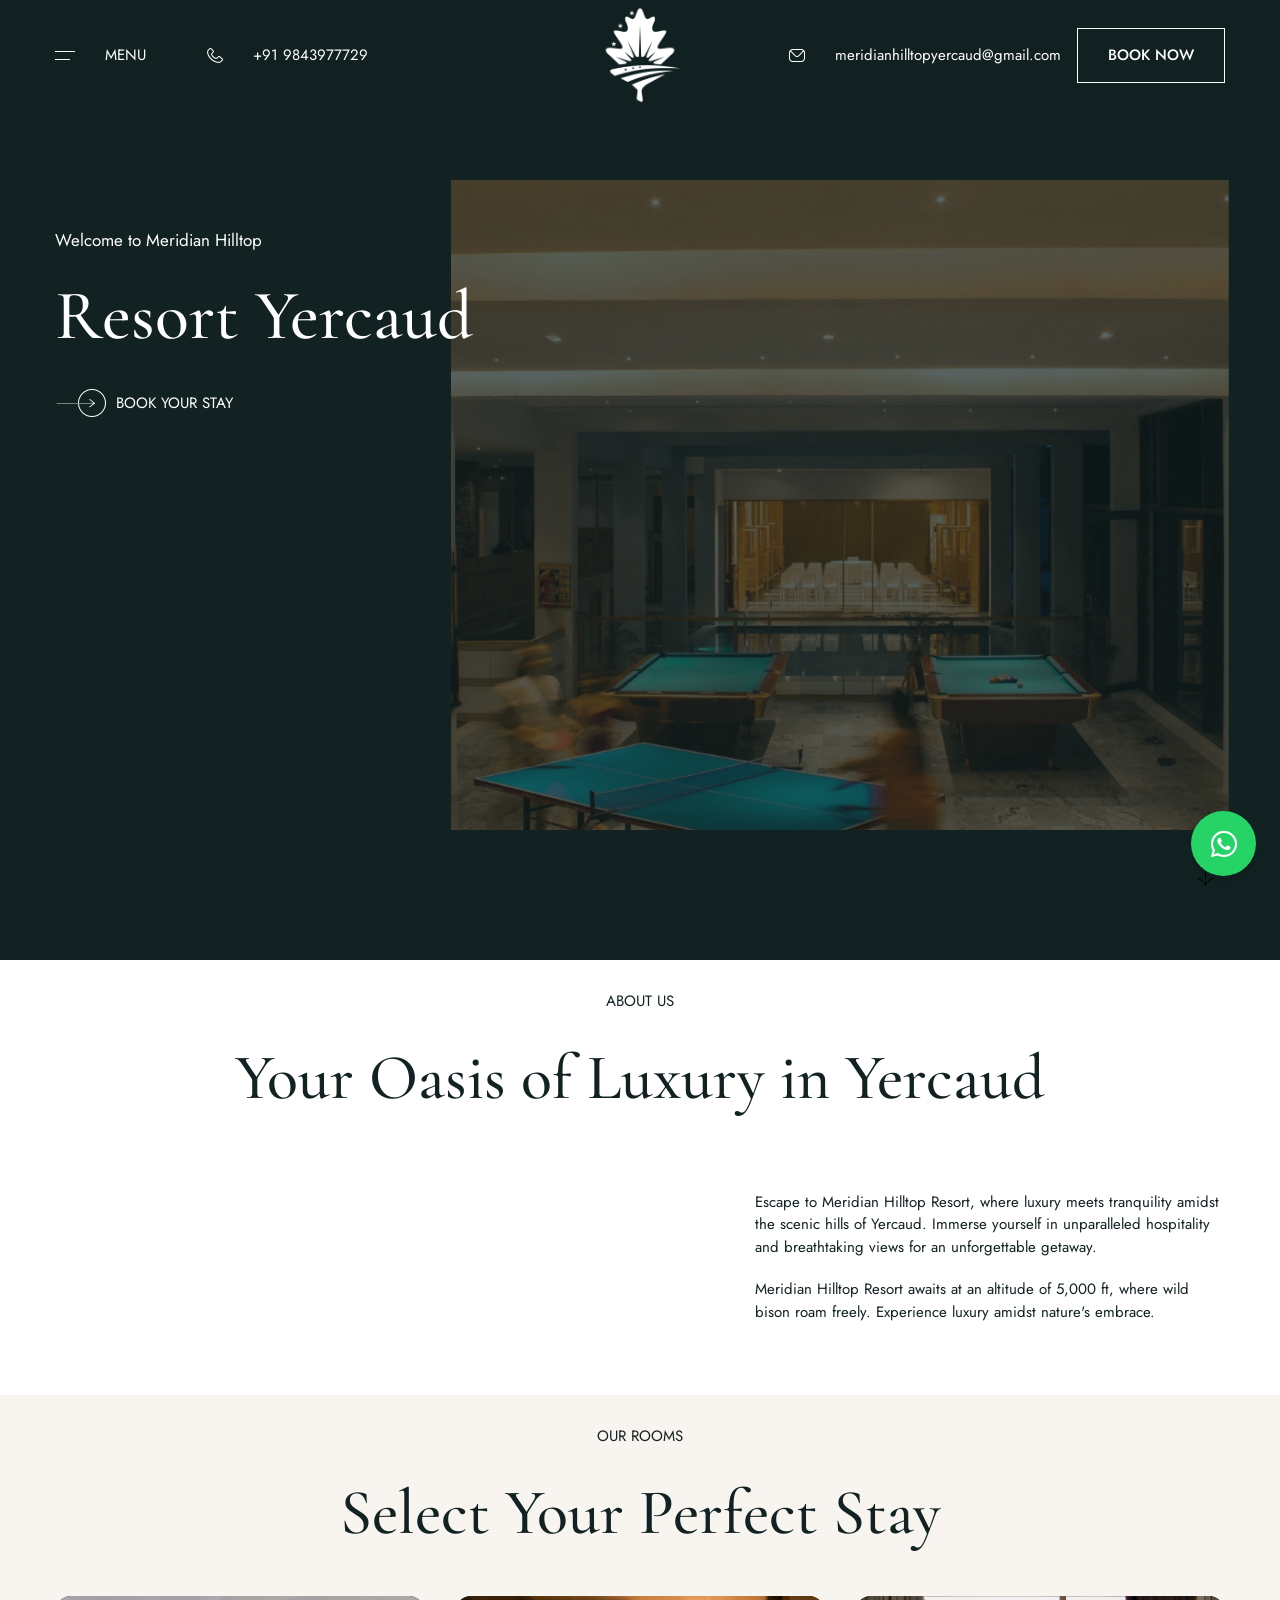
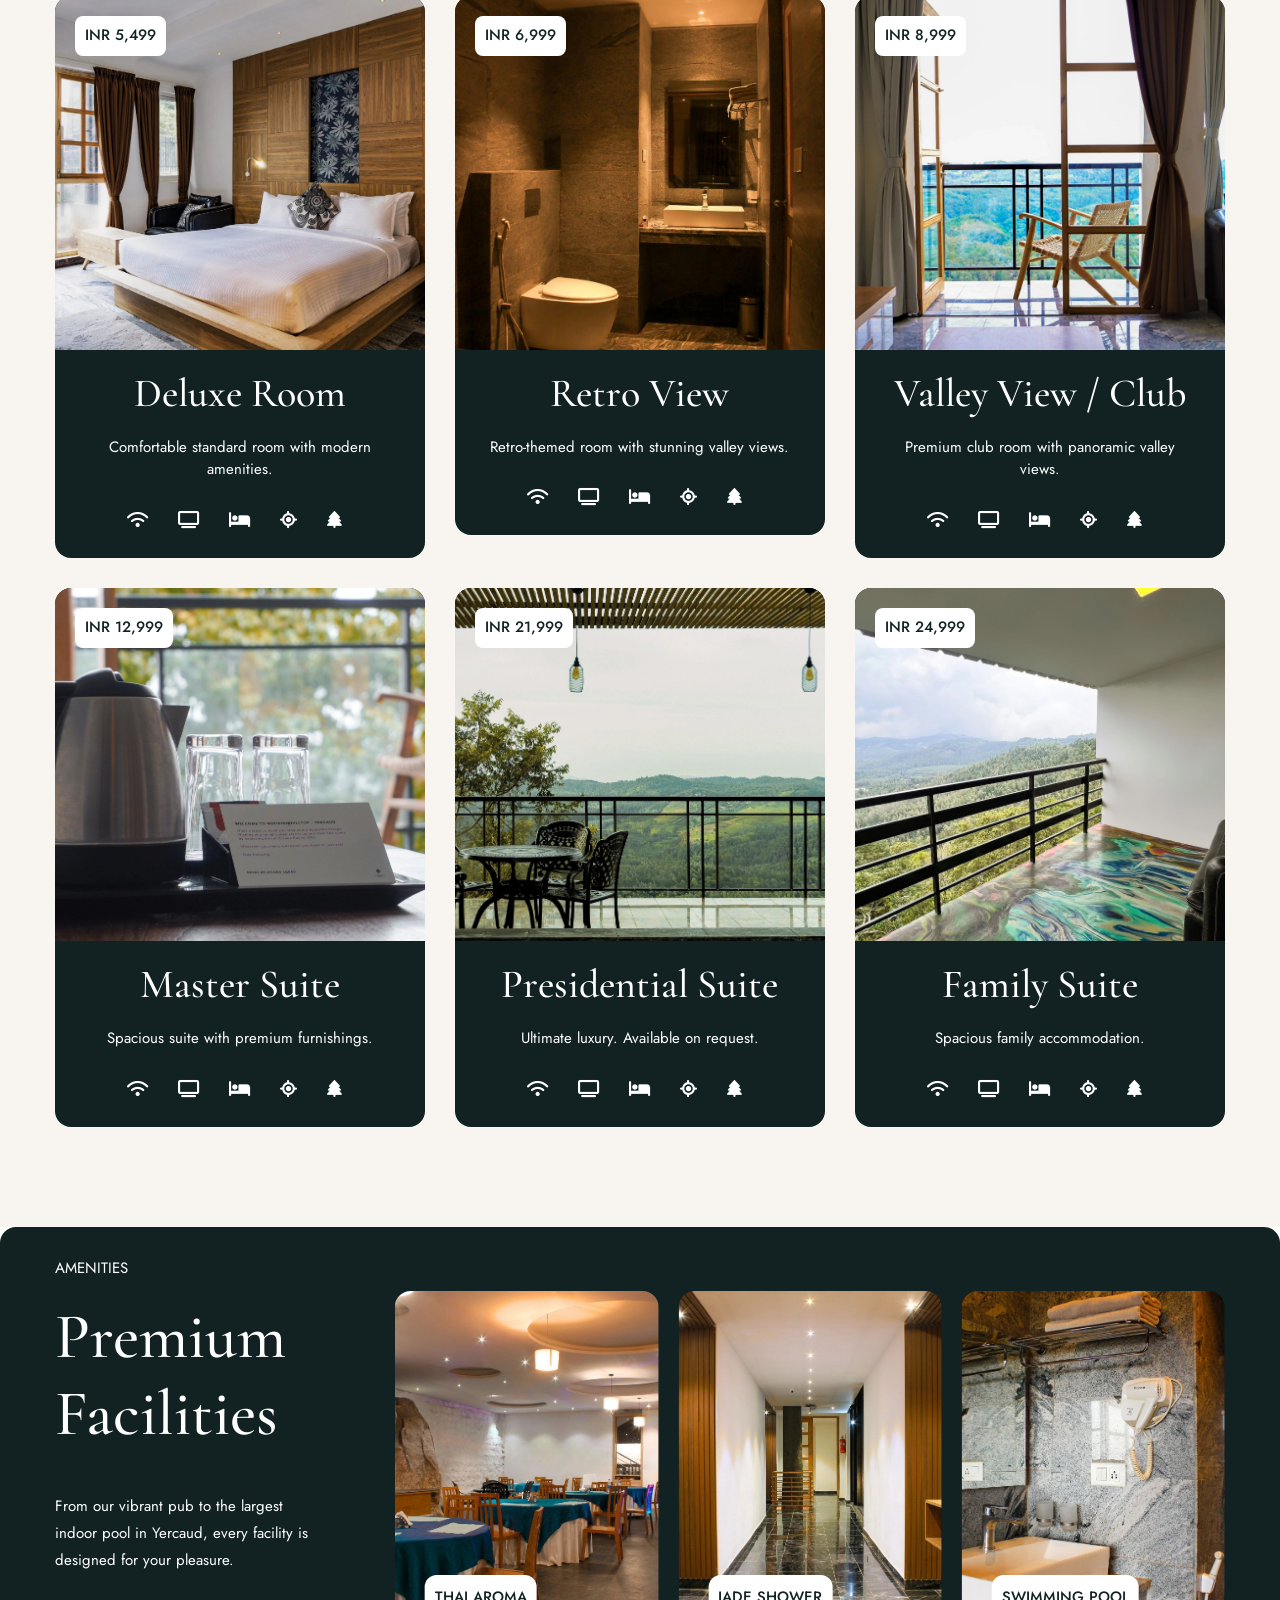
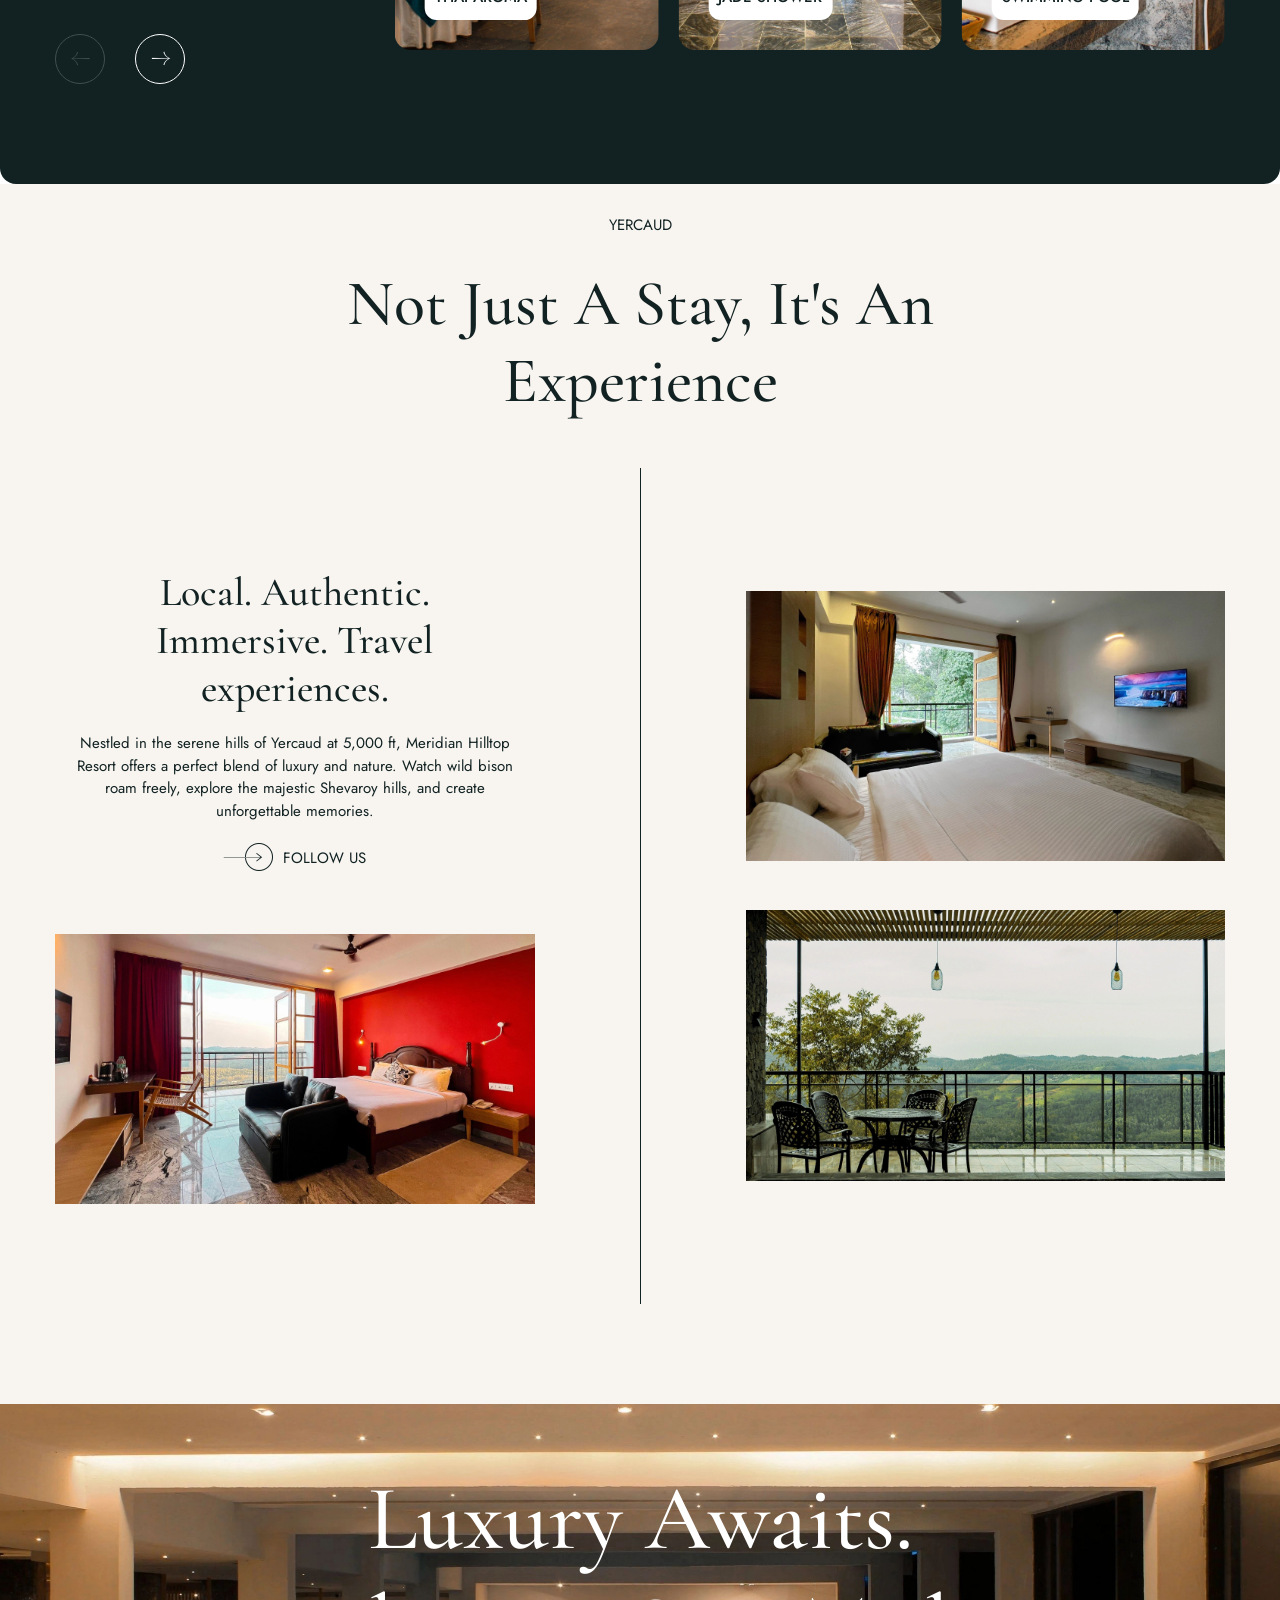
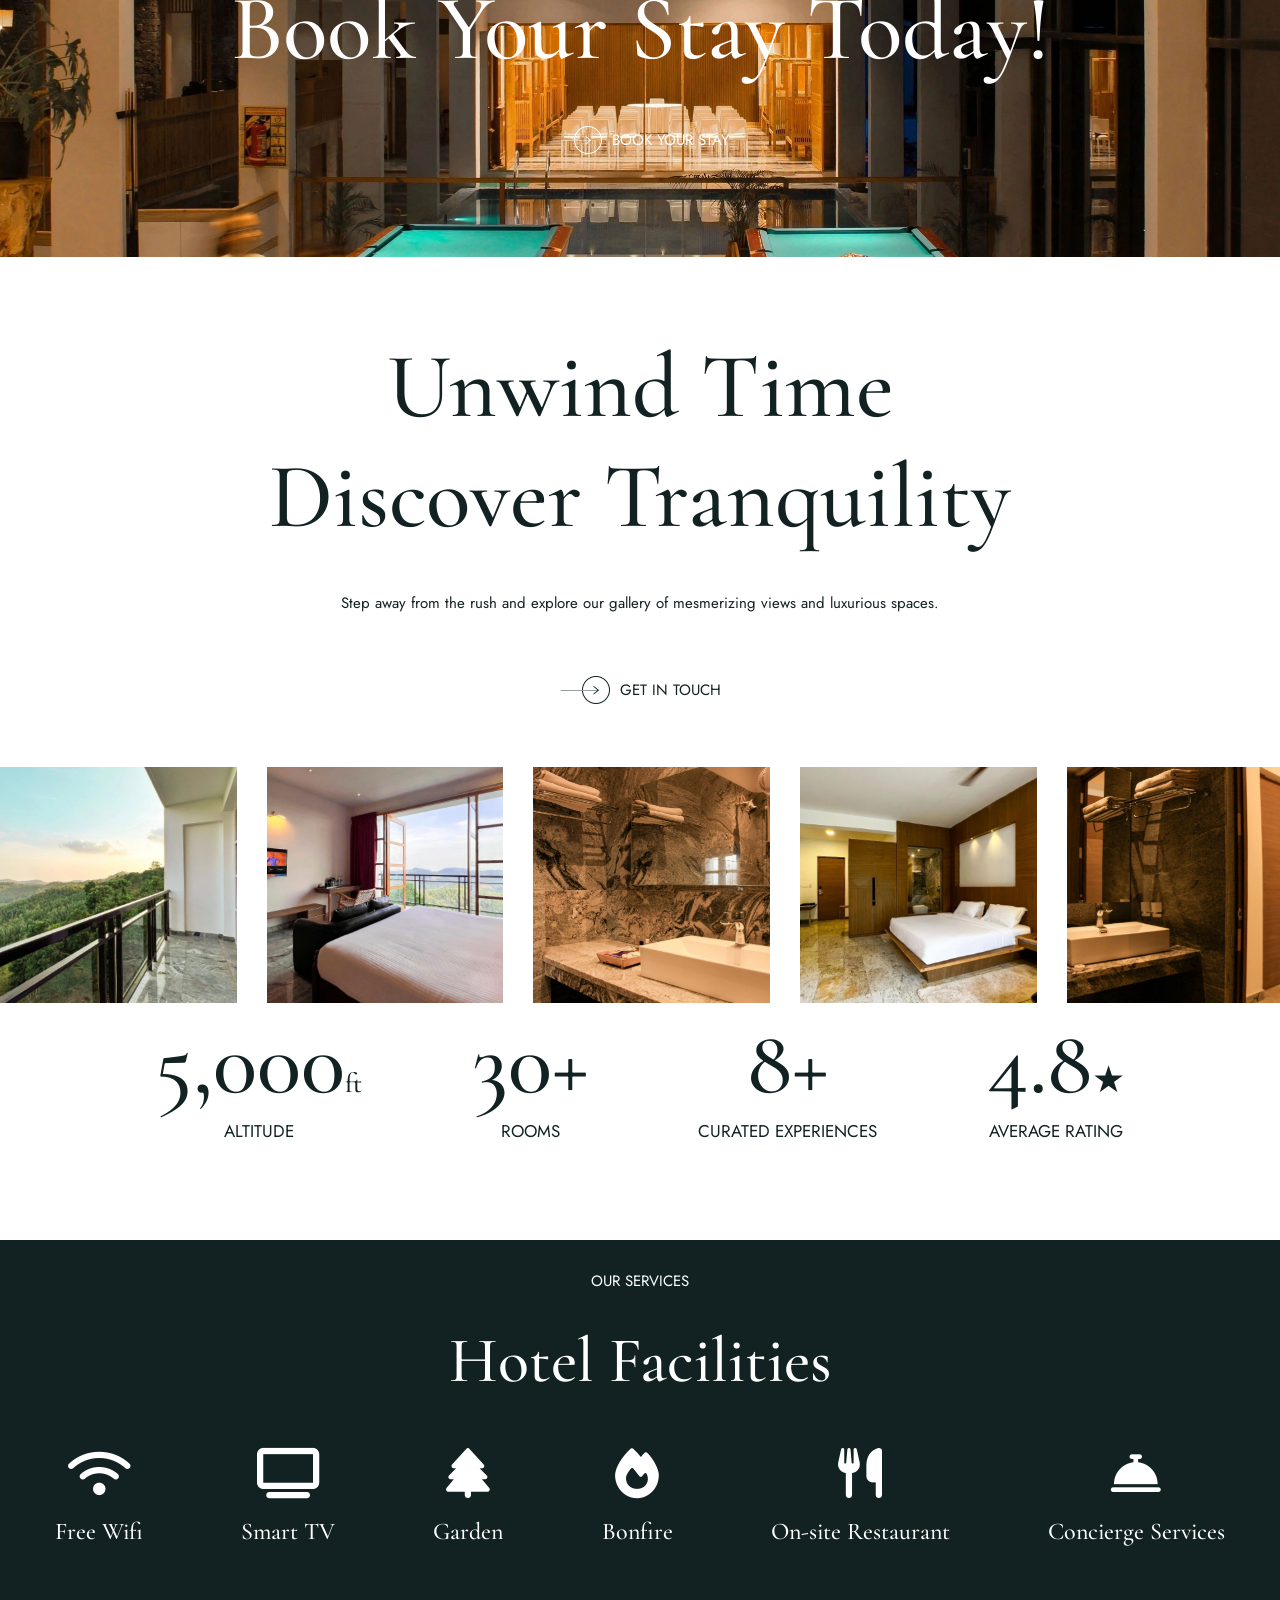
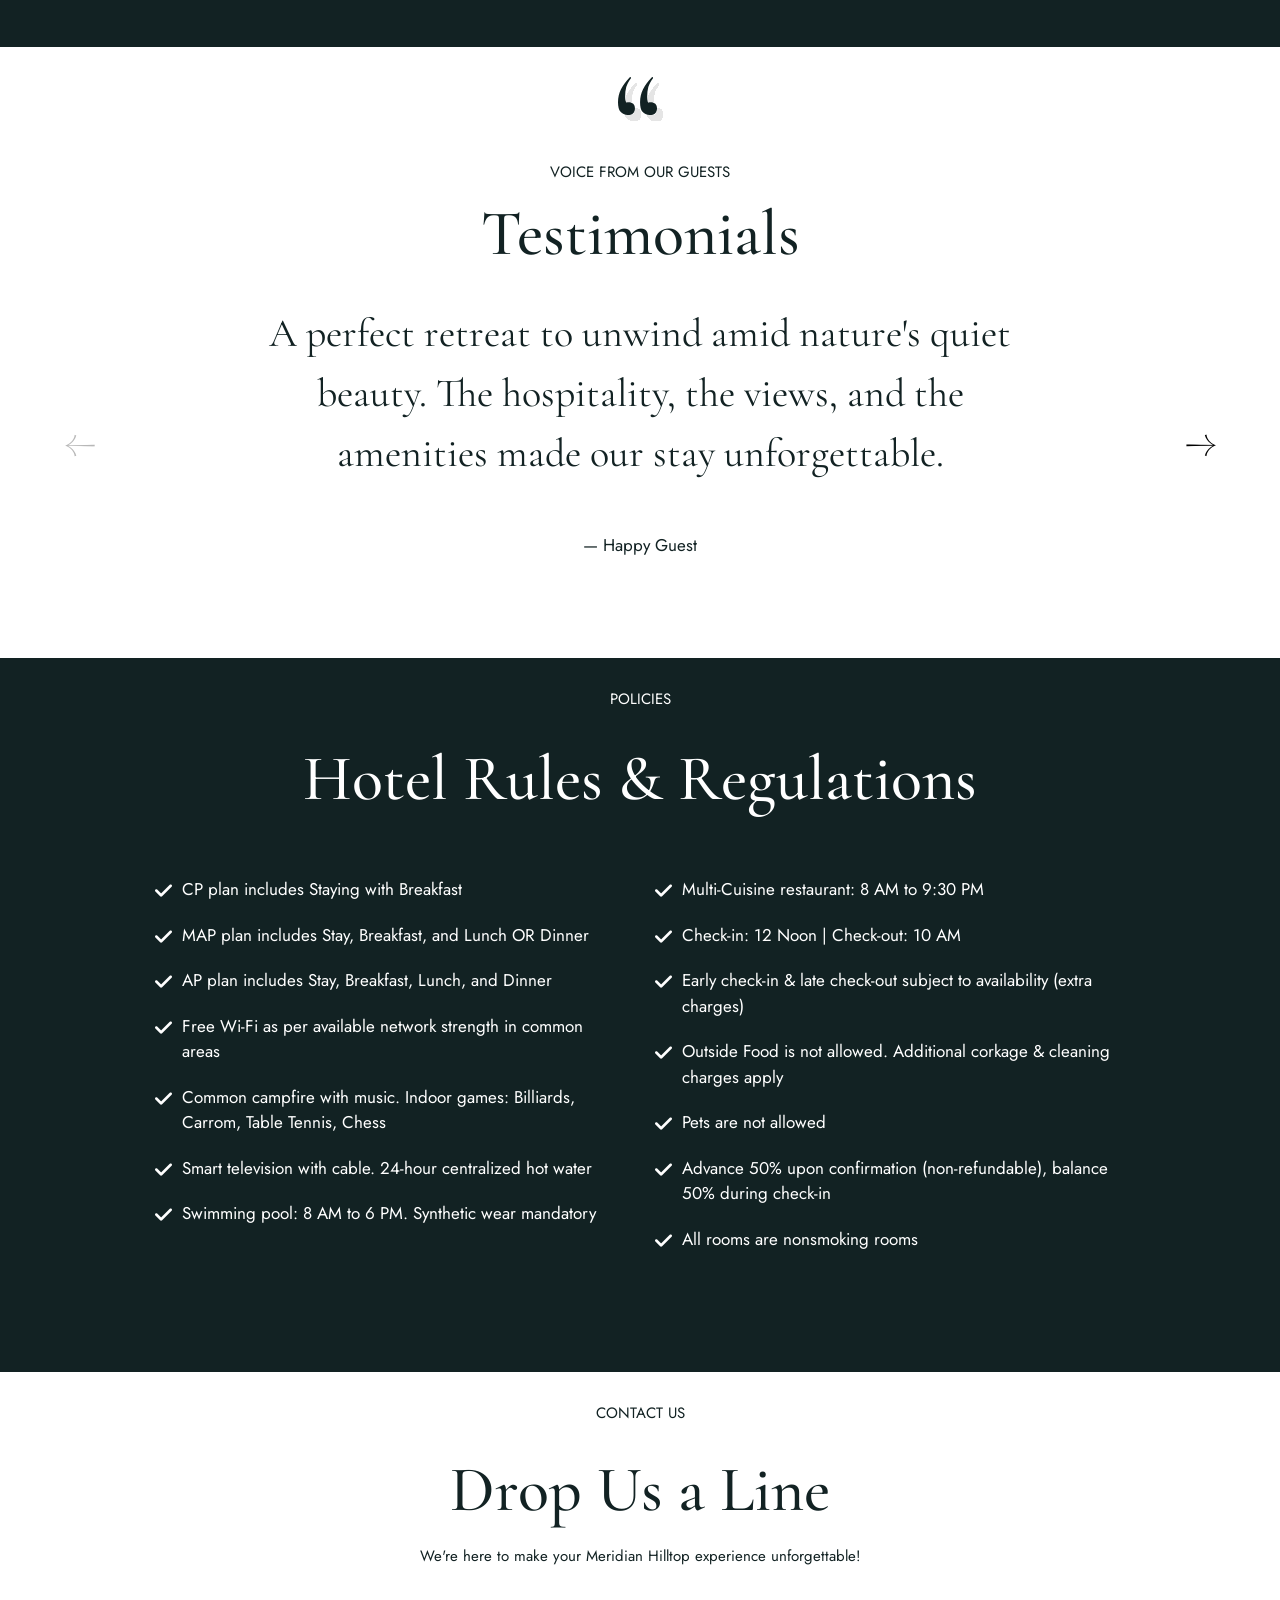
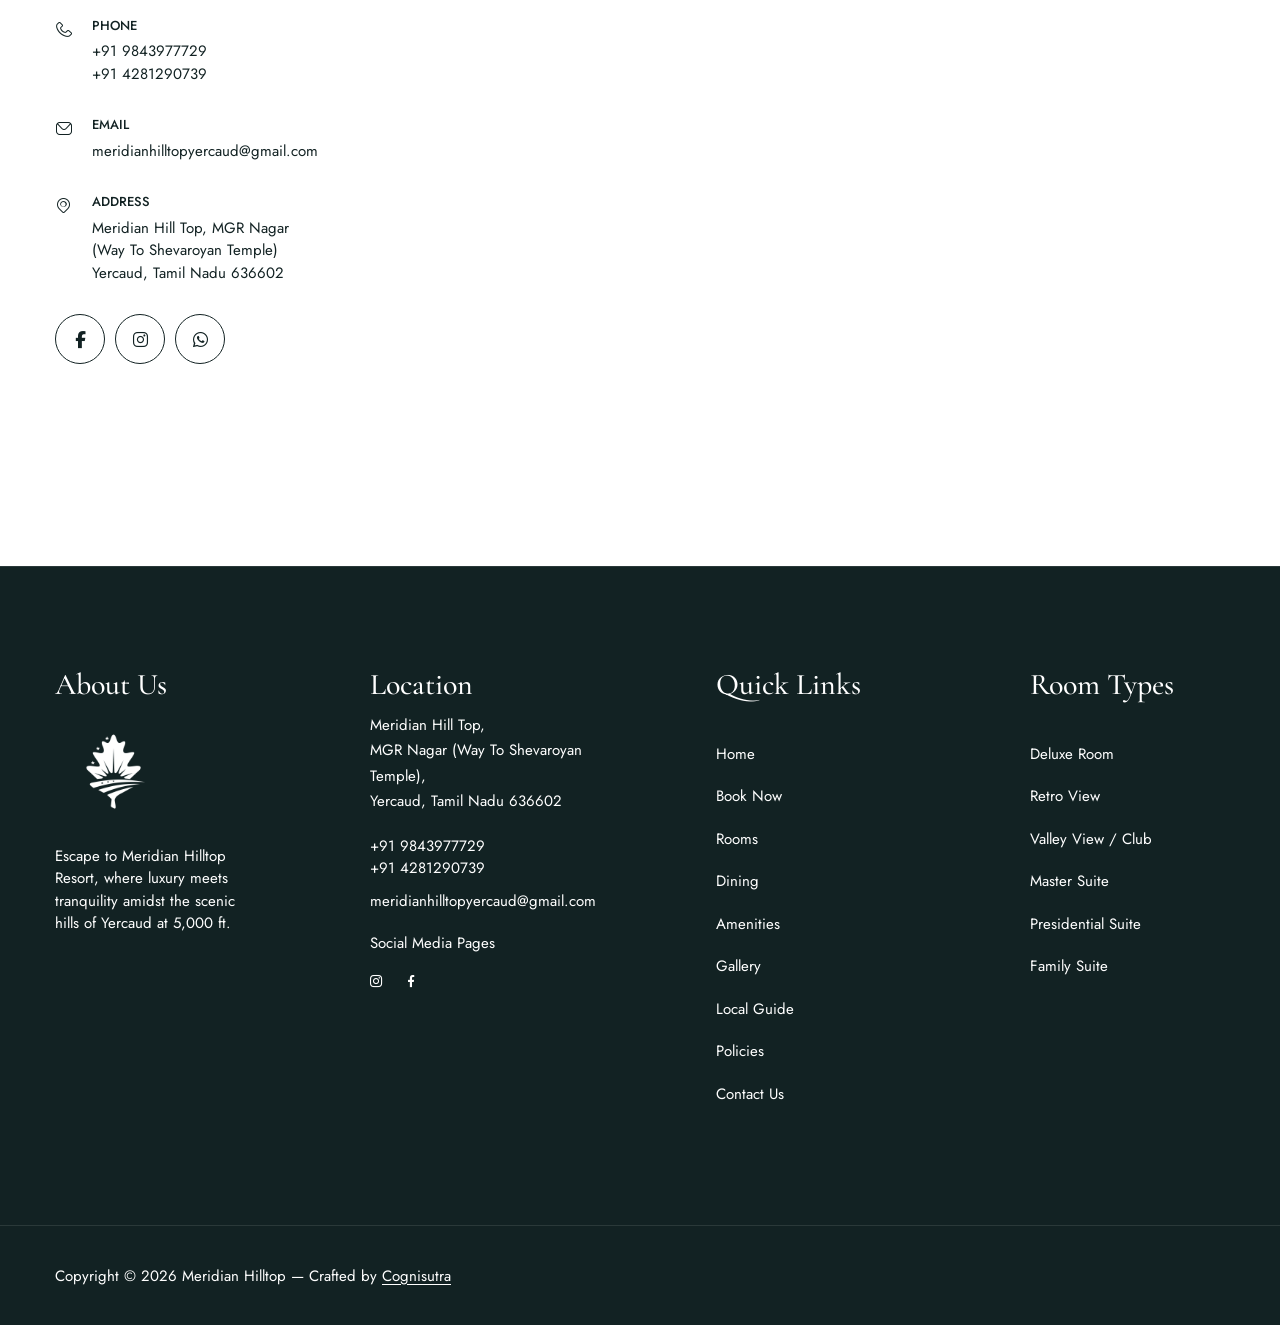
<file: index.html>
<!DOCTYPE html>
<html lang="en-IN" data-x="html" data-x-toggle="html-overflow-hidden">
<head>
  <meta charset="UTF-8">
  <meta name="viewport" content="width=device-width, initial-scale=1">

  <link rel="preconnect" href="https://fonts.googleapis.com/">
  <link rel="preconnect" href="https://fonts.gstatic.com/" crossorigin>
  <link href="https://fonts.googleapis.com/css2?family=Cormorant+Garamond:wght@400;500;600;700&family=Jost:wght@400;500;600;700&display=swap" rel="stylesheet">

  <link rel="stylesheet" href="css/vendors.css">
  <link rel="stylesheet" href="css/main.css">
  <link rel="stylesheet" href="https://cdnjs.cloudflare.com/ajax/libs/font-awesome/6.5.1/css/all.min.css">
  <link rel="icon" type="image/png" href="image/logo/logo_.png">
  <title>Meridian Hilltop - Resort Yercaud</title>
  <meta name="description" content="Escape to Meridian Hilltop Resort, where luxury meets tranquility amidst the scenic hills of Yercaud." />
  <meta property="og:image" content="https://meridianhilltop.co.in/image/s/1.jpg" />
  <meta property="og:type" content="website" />
  <meta property="og:title" content="Meridian Hilltop – Resort Yercaud" />
  <meta property="og:url" content="https://meridianhilltop.co.in/" />
  <meta property="og:description" content="Escape to Meridian Hilltop Resort, where luxury meets tranquility amidst the scenic hills of Yercaud." />
  <link rel="canonical" href="https://meridianhilltop.co.in/" />

  <style>
    @media (max-width: 768px) {
      .baseCard__image { overflow: visible; }
      .baseCard__badge { bottom: 12px; left: 12px; font-size: 13px; padding: 6px 10px; z-index: 2; }
    }
    @media (max-width: 575px) {
      .header__logo img { height: 95px; width: 100% !important; }
    }
    .menuFullScreen__right { width: 35%; }
    .menuFullScreen-links { gap: 28px; }
    .hero.-type-3 .hero__title { font-size: 70px; }
    @media (max-width: 575px) {
      .hero.-type-3 .hero__title { font-size: 36px !important; }
    }
    p { font-size: 15px; color: var(--color-accent-1); margin: 0; }
    .layout-pb-lg { padding-bottom: 100px; }
    .layout-pt-lg { padding-top: 90px; }
    .pt-100 { padding-top: 48px !important; }
    .menuFullScreen-links-subnav { position: absolute; top: 10%; left: 40%; }
    @media (max-width: 991px) {
      .menuFullScreen-links-subnav { overflow: hidden; position: relative; top: unset; left: unset; max-height: 0; padding-left: 0; pointer-events: none; opacity: 1; }
    }
    .hero.-type-3 .hero__content { position: relative; padding-top: 48px; z-index: 1; }
    .layout-pt-lg { padding-top: 30px; }
    @media (max-width: 767px) { .hero.-type-4 { padding-top: 34px; padding-bottom: 26px; } }
    .hero.-type-4 { padding-top: 75px; }
    .whatsapp-float { position: fixed; bottom: 24px; right: 24px; z-index: 9999; width: 65px; height: 65px; background: #25D366; border-radius: 50%; display: flex; align-items: center; justify-content: center; color: #fff; font-size: 30px; box-shadow: 0 4px 15px rgba(0,0,0,0.2); transition: transform 0.3s; text-decoration: none; }
    .whatsapp-float:hover { transform: scale(1.1); color: #fff; }
  </style>
</head>
<body>

  <!-- FULLSCREEN MENU -->
  <div class="menuFullScreen js-menuFullScreen">
    <div class="menuFullScreen__topMobile js-menuFullScreen-topMobile">
      <div class="d-flex items-center text-white js-menuFullScreen-toggle">
        <i class="icon-menu text-9"></i>
        <div class="text-15 uppercase ml-30 sm:d-none">Menu</div>
      </div>
      <div>
        <img src="image/logo/logo.png" alt="Meridian Hilltop">
      </div>
    </div>

    <div class="menuFullScreen__mobile__bg js-menuFullScreen-mobile-bg"></div>

    <div class="menuFullScreen__left">
      <div class="menuFullScreen__bg js-menuFullScreen-bg">
        <img src="image/a/2.jpg" alt="bg">
      </div>

      <button class="menuFullScreen__close js-menuFullScreen-toggle js-menuFullScreen-close-btn">
        <span class="icon"><span></span><span></span></span>
        CLOSE
      </button>

      <div class="menuFullScreen-links js-menuFullScreen-links">
        <div class="menuFullScreen-links__item">
          <a href="index.html">HOME</a>
        </div>
        <div class="menuFullScreen-links__item"><a href="booking.html">BOOK NOW</a></div>
        <div class="menuFullScreen-links__item"><a href="rooms.html">ROOMS</a></div>
        <div class="menuFullScreen-links__item"><a href="dining.html">DINING</a></div>
        <div class="menuFullScreen-links__item"><a href="amenities.html">AMENITIES</a></div>
        <div class="menuFullScreen-links__item"><a href="gallery.html">GALLERY</a></div>
        <div class="menuFullScreen-links__item"><a href="guide.html">LOCAL GUIDE</a></div>
        <div class="menuFullScreen-links__item"><a href="policies.html">POLICIES</a></div>
        <div class="menuFullScreen-links__item"><a href="index.html#contact">CONTACT US</a></div>
      </div>
    </div>

    <div class="menuFullScreen__right js-menuFullScreen-right">
      <div class="text-center">
        <div class="mb-100" style="margin-bottom:30px !important">
          <img src="image/logo/logo_.png" alt="logo" style="width:23%;">
        </div>
        <div class="mt-40">
          <div class="text-30 text-sec fw-500">Location</div>
          <div class="mt-10">Yercaud, Tamil Nadu</div>
        </div>
        <div class="mt-40">
          <div class="text-30 text-sec fw-500">Phone Support</div>
          <div class="mt-10">
            <div><a href="tel:+919843977729">+91 9843977729</a></div>
            <div><a href="mailto:meridianhilltopyercaud@gmail.com">meridianhilltopyercaud@gmail.com</a></div>
          </div>
        </div>
        <div class="mt-40">
          <div class="text-30 text-sec fw-500">Connect With Us</div>
          <div class="mt-10"><a href="tel:+919843977729">+91 9843977729</a></div>
        </div>
      </div>
    </div>

    <div class="menuFullScreen__bottomMobile js-menuFullScreen-buttomMobile">
      <a href="booking.html" class="button rounded-200 w-1/1 py-20 -light-1 bg-accent-2">BOOK YOUR STAY</a>
      <a href="tel:+919843977729" class="d-flex items-center mt-40">
        <i class="icon-phone mr-10"></i>
        <span>+91 9843977729 | +91 4281290739</span>
      </a>
      <a href="#" class="d-flex mt-20">
        <i class="icon-map mr-10"></i>
        <span>Yercaud, Tamil Nadu</span>
      </a>
      <a href="mailto:meridianhilltopyercaud@gmail.com" class="d-flex items-center mt-20">
        <i class="icon-mail mr-10"></i>
        <span>meridianhilltopyercaud@gmail.com</span>
      </a>
    </div>
  </div>

  <!-- CURSOR -->
  <div class="cursor js-cursor">
    <div class="cursor__wrapper">
      <div class="cursor__follower js-follower"></div>
      <div class="cursor__label js-label"></div>
      <div class="cursor__icon js-icon"></div>
    </div>
  </div>

  <!-- WHATSAPP FLOAT -->
  <a href="https://wa.me/919843977729?text=Hi! I am Looking for stay!" target="_blank" class="whatsapp-float">
    <i class="fab fa-whatsapp"></i>
  </a>

  <main>

    <!-- HEADER -->
    <header class="header -h-110 -blur js-header" data-add-bg="bg-accent-1" data-x="header" data-x-toggle="-is-menu-opened">
      <div class="container">
        <div class="header__container h-full items-center">
          <div class="header__left d-flex items-center">
            <button class="d-flex items-center js-menuFullScreen-toggle">
              <i class="icon-menu text-9 text-white"></i>
              <div class="text-15 uppercase text-white ml-30 sm:d-none">Menu</div>
            </button>
            <div class="d-flex items-center ml-60 xl:d-none">
              <i class="icon-phone text-20 text-white mr-30"></i>
              <div class="text-15 uppercase text-white">+91 9843977729</div>
            </div>
          </div>
          <div class="header__center">
            <div class="header__logo" style="text-align:center;">
              <a href="index.html"><img src="image/logo/logo.png" alt="Meridian Hilltop" style="width:23%;"></a>
            </div>
          </div>
          <div class="header__right d-flex items-center h-full">
            <div class="d-flex items-center ml-60 xl:d-none" style="margin-right:1rem !important;">
              <i class="icon-mail text-20 text-white mr-30"></i>
              <div class="text-15 text-white">meridianhilltopyercaud@gmail.com</div>
            </div>
            <a href="booking.html" class="button -md -outline-white text-white xl:d-none">BOOK NOW</a>
          </div>
        </div>
      </div>
    </header>

    <!-- HERO -->
    <section data-anim-wrap class="hero -type-3 bg-accent-1">
      <div class="container">
        <div class="row">
          <div class="hero__contentCol col-xl-4">
            <div class="hero__content">
              <div data-anim-child="slide-up" class="hero__subtitle text-white mb-20">
                Welcome to Meridian Hilltop
              </div>
              <h1 data-anim-child="slide-up delay-2" class="hero__title text-white">
                Resort Yercaud
              </h1>
              <div data-anim-child="slide-up delay-3" class="d-flex mt-30">
                <a href="booking.html"><button class="button -type-1 text-white"><i class="-icon text-30 icon-arrow-circle-right"></i>BOOK YOUR STAY</button></a>
              </div>
            </div>
          </div>
          <div data-anim-child="img-right cover-accent-1 delay-2" class="col-xl-8">
            <div class="hero-slider verticalSlider js-verticalSlider-type-2">
              <div class="swiper-wrapper flex-column h-auto">
                <div class="swiper-slide"><img src="image/s/1.jpg" alt="Meridian Hilltop" class="hero-slider__image"></div>
                <div class="swiper-slide"><img src="image/s/2.jpg" alt="Meridian Hilltop" class="hero-slider__image"></div>
                <div class="swiper-slide"><img src="image/s/3.jpg" alt="Meridian Hilltop" class="hero-slider__image"></div>
                <div class="swiper-slide"><img src="image/s/4.jpg" alt="Meridian Hilltop" class="hero-slider__image"></div>
                <div class="swiper-slide"><img src="image/s/5.jpg" alt="Meridian Hilltop" class="hero-slider__image"></div>
                <div class="swiper-slide"><img src="image/s/6.jpg" alt="Meridian Hilltop" class="hero-slider__image"></div>
              </div>
            </div>
            <div class="hero-slider__nav verticalSlider__nav js-verticalSlider-type-2-pagination"></div>
          </div>
        </div>
      </div>
      <div class="hero__arrow">
        <button class="size-70 flex-center rounded-full"><i class="icon-arrow-down text-24"></i></button>
      </div>
    </section>

    <!-- ABOUT SECTION -->
    <section class="layout-pt-lg" id="about">
      <div data-anim-wrap class="container">
        <div class="row justify-center text-center">
          <div data-split='lines' data-anim-child="split-lines delay-2" class="col-auto">
            <div class="text-15 uppercase mb-30 sm:mb-10">ABOUT US</div>
            <h2 class="text-64 md:text-40 lh-11">Your Oasis of Luxury in Yercaud</h2>
          </div>
        </div>
        <div class="row x-gap-30 y-gap-30 pt-100 sm:pt-50 items-center">
          <div class="col-lg-6">
            <div data-anim-child="img-right cover-accent-1 delay-2">
              <div class="ratio ratio-45:42 rounded-16 overflow-hidden">
                <img src="image/a/3.jpg" alt="Meridian Hilltop" class="img-ratio">
              </div>
            </div>
          </div>
          <div class="col-lg-5 offset-lg-1">
            <div data-split='lines' data-anim-child="split-lines delay-4">
              <p class="mt-30 mt-lg-0">
                Escape to Meridian Hilltop Resort, where luxury meets tranquility amidst the scenic hills of Yercaud. Immerse yourself in unparalleled hospitality and breathtaking views for an unforgettable getaway.
              </p>
              <p class="mt-20">
                Meridian Hilltop Resort awaits at an altitude of 5,000 ft, where wild bison roam freely. Experience luxury amidst nature's embrace.
              </p>
            </div>
            <div data-anim-child="slide-up delay-6" class="d-flex mt-40">
              <a href="booking.html" class="button -type-1 text-white">
                <i class="-icon text-30 icon-arrow-circle-right"></i>BOOK YOUR STAY
              </a>
            </div>
          </div>
        </div>
      </div>
    </section>

    <!-- ROOMS SECTION -->
    <section class="layout-pt-lg layout-pb-lg bg-light-1" id="rooms">
      <div data-anim-wrap class="container">
        <div class="row justify-center text-center">
          <div data-split='lines' data-anim-child="split-lines delay-2" class="col-auto">
            <div class="text-15 uppercase mb-30 sm:mb-10">OUR ROOMS</div>
            <h2 class="text-64 md:text-40 lh-11">Select Your Perfect Stay</h2>
          </div>
        </div>
        <div class="row x-gap-30 y-gap-30 pt-100 sm:pt-50">
          <div class="col-lg-4 col-md-6">
            <a href="booking.html#deluxe" data-anim-child="slide-up delay-2" class="roomCard -type-2 -hover-button-center d-block bg-accent-1 rounded-16 overflow-hidden">
              <div class="roomCard__image -no-line ratio ratio-45:43 -hover-button-center__wrap">
                <img src="image/r/1.jpg" alt="Deluxe Room" class="img-ratio">
                <div class="roomCard__price text-15 fw-500 bg-white text-accent-1 rounded-8">INR 5,499</div>
                <div class="-hover-button-center__button flex-center size-130 rounded-full bg-accent-1-50 blur-1 border-white-10">
                  <span class="text-15 fw-500 text-white">BOOK NOW</span>
                </div>
              </div>
              <div class="roomCard__content text-center px-30 py-30">
                <h3 class="roomCard__title lh-065 text-40 md:text-24 text-white">Deluxe Room</h3>
                <p class="text-white mt-30">Comfortable standard room with modern amenities.</p>
                <div class="d-flex x-gap-20 justify-center pt-30">
                  <div class="d-flex items-center text-white"><i class="fa-solid fa-wifi text-20 mr-10"></i></div>
                  <div class="d-flex items-center text-white"><i class="fa-solid fa-tv text-20 mr-10"></i></div>
                  <div class="d-flex items-center text-white"><i class="fa-solid fa-bed text-20 mr-10"></i></div>
                  <div class="d-flex items-center text-white"><i class="fa-solid fa-location-crosshairs text-20 mr-10"></i></div>
                  <div class="d-flex items-center text-white"><i class="fa-solid fa-tree text-20 mr-10"></i></div>
                </div>
              </div>
            </a>
          </div>
          <div class="col-lg-4 col-md-6">
            <a href="booking.html#retro" data-anim-child="slide-up delay-4" class="roomCard -type-2 -hover-button-center d-block bg-accent-1 rounded-16 overflow-hidden">
              <div class="roomCard__image -no-line ratio ratio-45:43 -hover-button-center__wrap">
                <img src="image/r/2.jpg" alt="Retro View" class="img-ratio">
                <div class="roomCard__price text-15 fw-500 bg-white text-accent-1 rounded-8">INR 6,999</div>
                <div class="-hover-button-center__button flex-center size-130 rounded-full bg-accent-1-50 blur-1 border-white-10">
                  <span class="text-15 fw-500 text-white">BOOK NOW</span>
                </div>
              </div>
              <div class="roomCard__content text-center px-30 py-30">
                <h3 class="roomCard__title lh-065 text-40 md:text-24 text-white">Retro View</h3>
                <p class="text-white mt-30">Retro-themed room with stunning valley views.</p>
                <div class="d-flex x-gap-20 justify-center pt-30">
                  <div class="d-flex items-center text-white"><i class="fa-solid fa-wifi text-20 mr-10"></i></div>
                  <div class="d-flex items-center text-white"><i class="fa-solid fa-tv text-20 mr-10"></i></div>
                  <div class="d-flex items-center text-white"><i class="fa-solid fa-bed text-20 mr-10"></i></div>
                  <div class="d-flex items-center text-white"><i class="fa-solid fa-location-crosshairs text-20 mr-10"></i></div>
                  <div class="d-flex items-center text-white"><i class="fa-solid fa-tree text-20 mr-10"></i></div>
                </div>
              </div>
            </a>
          </div>
          <div class="col-lg-4 col-md-6">
            <a href="booking.html#valley" data-anim-child="slide-up delay-6" class="roomCard -type-2 -hover-button-center d-block bg-accent-1 rounded-16 overflow-hidden">
              <div class="roomCard__image -no-line ratio ratio-45:43 -hover-button-center__wrap">
                <img src="image/r/3.jpg" alt="Valley View / Club" class="img-ratio">
                <div class="roomCard__price text-15 fw-500 bg-white text-accent-1 rounded-8">INR 8,999</div>
                <div class="-hover-button-center__button flex-center size-130 rounded-full bg-accent-1-50 blur-1 border-white-10">
                  <span class="text-15 fw-500 text-white">BOOK NOW</span>
                </div>
              </div>
              <div class="roomCard__content text-center px-30 py-30">
                <h3 class="roomCard__title lh-065 text-40 md:text-24 text-white">Valley View / Club</h3>
                <p class="text-white mt-30">Premium club room with panoramic valley views.</p>
                <div class="d-flex x-gap-20 justify-center pt-30">
                  <div class="d-flex items-center text-white"><i class="fa-solid fa-wifi text-20 mr-10"></i></div>
                  <div class="d-flex items-center text-white"><i class="fa-solid fa-tv text-20 mr-10"></i></div>
                  <div class="d-flex items-center text-white"><i class="fa-solid fa-bed text-20 mr-10"></i></div>
                  <div class="d-flex items-center text-white"><i class="fa-solid fa-location-crosshairs text-20 mr-10"></i></div>
                  <div class="d-flex items-center text-white"><i class="fa-solid fa-tree text-20 mr-10"></i></div>
                </div>
              </div>
            </a>
          </div>
          <div class="col-lg-4 col-md-6">
            <a href="booking.html#master" data-anim-child="slide-up delay-2" class="roomCard -type-2 -hover-button-center d-block bg-accent-1 rounded-16 overflow-hidden">
              <div class="roomCard__image -no-line ratio ratio-45:43 -hover-button-center__wrap">
                <img src="image/r/4.jpg" alt="Master Suite" class="img-ratio">
                <div class="roomCard__price text-15 fw-500 bg-white text-accent-1 rounded-8">INR 12,999</div>
                <div class="-hover-button-center__button flex-center size-130 rounded-full bg-accent-1-50 blur-1 border-white-10">
                  <span class="text-15 fw-500 text-white">BOOK NOW</span>
                </div>
              </div>
              <div class="roomCard__content text-center px-30 py-30">
                <h3 class="roomCard__title lh-065 text-40 md:text-24 text-white">Master Suite</h3>
                <p class="text-white mt-30">Spacious suite with premium furnishings.</p>
                <div class="d-flex x-gap-20 justify-center pt-30">
                  <div class="d-flex items-center text-white"><i class="fa-solid fa-wifi text-20 mr-10"></i></div>
                  <div class="d-flex items-center text-white"><i class="fa-solid fa-tv text-20 mr-10"></i></div>
                  <div class="d-flex items-center text-white"><i class="fa-solid fa-bed text-20 mr-10"></i></div>
                  <div class="d-flex items-center text-white"><i class="fa-solid fa-location-crosshairs text-20 mr-10"></i></div>
                  <div class="d-flex items-center text-white"><i class="fa-solid fa-tree text-20 mr-10"></i></div>
                </div>
              </div>
            </a>
          </div>
          <div class="col-lg-4 col-md-6">
            <a href="booking.html#presidential" data-anim-child="slide-up delay-4" class="roomCard -type-2 -hover-button-center d-block bg-accent-1 rounded-16 overflow-hidden">
              <div class="roomCard__image -no-line ratio ratio-45:43 -hover-button-center__wrap">
                <img src="image/r/5.jpg" alt="Presidential Suite" class="img-ratio">
                <div class="roomCard__price text-15 fw-500 bg-white text-accent-1 rounded-8">INR 21,999</div>
                <div class="-hover-button-center__button flex-center size-130 rounded-full bg-accent-1-50 blur-1 border-white-10">
                  <span class="text-15 fw-500 text-white">ENQUIRE</span>
                </div>
              </div>
              <div class="roomCard__content text-center px-30 py-30">
                <h3 class="roomCard__title lh-065 text-40 md:text-24 text-white">Presidential Suite</h3>
                <p class="text-white mt-30">Ultimate luxury. Available on request.</p>
                <div class="d-flex x-gap-20 justify-center pt-30">
                  <div class="d-flex items-center text-white"><i class="fa-solid fa-wifi text-20 mr-10"></i></div>
                  <div class="d-flex items-center text-white"><i class="fa-solid fa-tv text-20 mr-10"></i></div>
                  <div class="d-flex items-center text-white"><i class="fa-solid fa-bed text-20 mr-10"></i></div>
                  <div class="d-flex items-center text-white"><i class="fa-solid fa-location-crosshairs text-20 mr-10"></i></div>
                  <div class="d-flex items-center text-white"><i class="fa-solid fa-tree text-20 mr-10"></i></div>
                </div>
              </div>
            </a>
          </div>
          <div class="col-lg-4 col-md-6">
            <a href="booking.html#family" data-anim-child="slide-up delay-6" class="roomCard -type-2 -hover-button-center d-block bg-accent-1 rounded-16 overflow-hidden">
              <div class="roomCard__image -no-line ratio ratio-45:43 -hover-button-center__wrap">
                <img src="image/r/6.jpg" alt="Family Suite" class="img-ratio">
                <div class="roomCard__price text-15 fw-500 bg-white text-accent-1 rounded-8">INR 24,999</div>
                <div class="-hover-button-center__button flex-center size-130 rounded-full bg-accent-1-50 blur-1 border-white-10">
                  <span class="text-15 fw-500 text-white">ENQUIRE</span>
                </div>
              </div>
              <div class="roomCard__content text-center px-30 py-30">
                <h3 class="roomCard__title lh-065 text-40 md:text-24 text-white">Family Suite</h3>
                <p class="text-white mt-30">Spacious family accommodation.</p>
                <div class="d-flex x-gap-20 justify-center pt-30">
                  <div class="d-flex items-center text-white"><i class="fa-solid fa-wifi text-20 mr-10"></i></div>
                  <div class="d-flex items-center text-white"><i class="fa-solid fa-tv text-20 mr-10"></i></div>
                  <div class="d-flex items-center text-white"><i class="fa-solid fa-bed text-20 mr-10"></i></div>
                  <div class="d-flex items-center text-white"><i class="fa-solid fa-location-crosshairs text-20 mr-10"></i></div>
                  <div class="d-flex items-center text-white"><i class="fa-solid fa-tree text-20 mr-10"></i></div>
                </div>
              </div>
            </a>
          </div>
        </div>
      </div>
    </section>

    <!-- AMENITIES / EXPERIENCES CAROUSEL -->
    <section class="relative layout-pt-lg layout-pb-lg" id="amenities">
      <div class="sectionBg -mx-60 bg-accent-1 rounded-16"></div>
      <div data-anim-wrap class="container">
        <div class="row y-gap-40 items-center">
          <div data-anim-child="slide-up delay-2" class="col-xl-3">
            <div class="text-15 uppercase mb-20 sm:mb-10 text-white">AMENITIES</div>
            <h2 class="text-64 md:text-40 text-white">Premium Facilities</h2>
            <p class="text-white lh-18 mt-40 md:mt-20">
              From our vibrant pub to the largest indoor pool in Yercaud, every facility is designed for your pleasure.
            </p>
            <div class="d-flex items-center mt-60 md:mt-30">
              <button class="button -outline-white size-50 flex-center rounded-full js-slider3-prev">
                <i class="icon-arrow-left text-15 text-white"></i>
              </button>
              <button class="button -outline-white size-50 flex-center rounded-full ml-30 js-slider3-next">
                <i class="icon-arrow-right text-15 text-white"></i>
              </button>
            </div>
          </div>
          <div class="col-xl-9">
            <div class="pl-40 lg:pl-0">
              <div class="relative overflow-hidden js-section-slider" data-gap="20" data-slider-cols="xl-3 lg-3 md-2 sm-1 base-1" data-nav-prev="js-slider3-prev" data-nav-next="js-slider3-next">
                <div class="swiper-wrapper">
                  <div class="swiper-slide">
                    <div data-anim-child="img-right cover-accent-1 delay-2">
                      <a href="#" class="baseCard -type-3">
                        <div class="baseCard__image ratio ratio-33:45">
                          <img src="image/suites/1.jpg" alt="LOS DOBAD" class="img-ratio rounded-16">
                          <div class="baseCard__badge text-15 fw-500 lh-1 bg-white rounded-12 text-accent-1">LOS DOBAD</div>
                        </div>
                      </a>
                    </div>
                  </div>
                  <div class="swiper-slide">
                    <div data-anim-child="img-right cover-accent-1 delay-4">
                      <a href="#" class="baseCard -type-3">
                        <div class="baseCard__image ratio ratio-33:45">
                          <img src="image/suites/2.jpg" alt="THAI AROMA" class="img-ratio rounded-16">
                          <div class="baseCard__badge text-15 fw-500 lh-1 bg-white rounded-12 text-accent-1">THAI AROMA</div>
                        </div>
                      </a>
                    </div>
                  </div>
                  <div class="swiper-slide">
                    <div data-anim-child="img-right cover-accent-1 delay-6">
                      <a href="#" class="baseCard -type-3">
                        <div class="baseCard__image ratio ratio-33:45">
                          <img src="image/suites/3.jpg" alt="JADE SHOWER" class="img-ratio rounded-16">
                          <div class="baseCard__badge text-15 fw-500 lh-1 bg-white rounded-12 text-accent-1">JADE SHOWER</div>
                        </div>
                      </a>
                    </div>
                  </div>
                  <div class="swiper-slide">
                    <div data-anim-child="img-right cover-accent-1 delay-8">
                      <a href="#" class="baseCard -type-3">
                        <div class="baseCard__image ratio ratio-33:45">
                          <img src="image/suites/4.jpg" alt="Swimming Pool" class="img-ratio rounded-16">
                          <div class="baseCard__badge text-15 fw-500 lh-1 bg-white rounded-12 text-accent-1">SWIMMING POOL</div>
                        </div>
                      </a>
                    </div>
                  </div>
                  <div class="swiper-slide">
                    <div data-anim-child="img-right cover-accent-1 delay-10">
                      <a href="#" class="baseCard -type-3">
                        <div class="baseCard__image ratio ratio-33:45">
                          <img src="image/suites/5.jpg" alt="MANGAL TENSILE" class="img-ratio rounded-16">
                          <div class="baseCard__badge text-15 fw-500 lh-1 bg-white rounded-12 text-accent-1">MANGAL TENSILE</div>
                        </div>
                      </a>
                    </div>
                  </div>
                  <div class="swiper-slide">
                    <div data-anim-child="img-right cover-accent-1 delay-12">
                      <a href="#" class="baseCard -type-3">
                        <div class="baseCard__image ratio ratio-33:45">
                          <img src="image/suites/6.jpg" alt="Home Theatre" class="img-ratio rounded-16">
                          <div class="baseCard__badge text-15 fw-500 lh-1 bg-white rounded-12 text-accent-1">HOME THEATRE</div>
                        </div>
                      </a>
                    </div>
                  </div>
                  <div class="swiper-slide">
                    <div data-anim-child="img-right cover-accent-1 delay-2">
                      <a href="#" class="baseCard -type-3">
                        <div class="baseCard__image ratio ratio-33:45">
                          <img src="image/suites/7.jpg" alt="Campfire" class="img-ratio rounded-16">
                          <div class="baseCard__badge text-15 fw-500 lh-1 bg-white rounded-12 text-accent-1">CAMPFIRE</div>
                        </div>
                      </a>
                    </div>
                  </div>
                  <div class="swiper-slide">
                    <div data-anim-child="img-right cover-accent-1 delay-4">
                      <a href="#" class="baseCard -type-3">
                        <div class="baseCard__image ratio ratio-33:45">
                          <img src="image/suites/8.jpg" alt="Indoor Games" class="img-ratio rounded-16">
                          <div class="baseCard__badge text-15 fw-500 lh-1 bg-white rounded-12 text-accent-1">INDOOR GAMES</div>
                        </div>
                      </a>
                    </div>
                  </div>
                </div>
              </div>
            </div>
          </div>
        </div>
      </div>
    </section>

    <!-- NOT JUST A STAY -->
    <section class="layout-pt-lg layout-pb-lg bg-light-1">
      <div data-anim-wrap class="container">
        <div class="row justify-center text-center">
          <div data-split='lines' data-anim-child="split-lines delay-2" class="col-xl-9 col-lg-9">
            <div class="text-15 uppercase mb-30 sm:mb-10">YERCAUD</div>
            <h2 class="text-64 md:text-40 capitalize">Not Just a Stay, It's an Experience<br class="lg:d-none"></h2>
          </div>
        </div>
        <div class="lineGrid -type-1 pt-100 sm:pt-50">
          <div class="lineGrid__content">
            <div class="px-20 lg:px-0 text-center mb-60">
              <div data-split='lines' data-anim-child="split-lines delay-6">
                <h3 class="text-40 sm:text-24">Local. Authentic. Immersive. Travel experiences.</h3>
                <p class="mt-20">Nestled in the serene hills of Yercaud at 5,000 ft, Meridian Hilltop Resort offers a perfect blend of luxury and nature. Watch wild bison roam freely, explore the majestic Shevaroy hills, and create unforgettable memories.</p>
              </div>
              <div data-anim-child="slide-up delay-8" class="d-flex justify-center mt-20">
                <a href="https://www.instagram.com/meridian_hilltop" target="_blank" class="button -type-1">
                  <i class="-icon text-30 icon-arrow-circle-right"></i>FOLLOW US
                </a>
              </div>
            </div>
            <div data-anim-child="img-right cover-light-1 delay-4">
              <img src="image/a/4.jpg" alt="Yercaud">
            </div>
          </div>
          <div class="lineGrid__line"></div>
          <div class="lineGrid__content">
            <div data-anim-child="img-right cover-light-1 delay-5">
              <img src="image/a/5.jpg" alt="Meridian Hilltop">
            </div>
            <div data-anim-child="img-right cover-light-1 delay-6">
              <img src="image/a/6.jpg" alt="Yercaud Views" class="mt-50">
            </div>
          </div>
        </div>
      </div>
    </section>

    <!-- CTA SECTION -->
    <section data-anim-wrap class="relative layout-pt-lg layout-pb-lg">
      <div data-anim-child="img-right cover-white delay-1" class="sectionBg">
        <img src="image/a/2.jpg" alt="Meridian Hilltop" class="img-ratio">
      </div>
      <div class="container">
        <div class="row justify-center text-center">
          <div class="col-12">
            <div data-split='lines' data-anim-child="split-lines delay-4">
              <div class="text-15 uppercase text-white mb-30 sm:mb-10"></div>
              <h2 class="text-92 lh:text-72 md:text-40 capitalize text-white">
                Luxury Awaits.<br class="lg:d-none">Book Your Stay Today!
              </h2>
            </div>
            <div data-anim-child="slide-up delay-8" class="d-flex justify-center mt-40">
              <a href="booking.html" class="button -type-1 text-white">
                <i class="-icon text-30 icon-arrow-circle-right"></i>BOOK YOUR STAY
              </a>
            </div>
          </div>
        </div>
      </div>
    </section>

    <!-- GALLERY MARQUEE -->
    <section data-anim-wrap class="hero -type-4" id="gallery">
      <div class="container">
        <div class="row justify-center">
          <div class="col-auto">
            <div class="hero__content text-center">
              <div data-split='lines' data-anim-child="split-lines delay-3">
                <h1 class="hero__title">Unwind Time<br class="lg:d-none">Discover Tranquility</h1>
                <p class="pt-40 md:pt-20">Step away from the rush and explore our gallery of mesmerizing views and luxurious spaces.</p>
              </div>
              <div data-anim-child="slide-up delay-5" class="d-flex justify-center mt-60 md:mt-30">
                <a href="#contact" class="button -type-1">
                  <i class="-icon icon-arrow-circle-right text-30"></i>GET IN TOUCH
                </a>
              </div>
            </div>
          </div>
        </div>
      </div>
      <div class="marquee mt-60 md:pt-30">
        <div class="marquee__item">
          <div data-anim-child="img-right cover-white delay-4" class="ratio ratio-1:1"><img src="image/r1/1.jpg" alt="Gallery" class="img-ratio"></div>
          <div data-anim-child="img-right cover-white delay-6" class="ratio ratio-1:1"><img src="image/r1/2.jpg" alt="Gallery" class="img-ratio"></div>
          <div data-anim-child="img-right cover-white delay-8" class="ratio ratio-1:1"><img src="image/r1/3.jpg" alt="Gallery" class="img-ratio"></div>
          <div data-anim-child="img-right cover-white delay-10" class="ratio ratio-1:1"><img src="image/r1/4.jpg" alt="Gallery" class="img-ratio"></div>
          <div data-anim-child="img-right cover-white delay-12" class="ratio ratio-1:1"><img src="image/r1/5.jpg" alt="Gallery" class="img-ratio"></div>
          <div data-anim-child="img-right cover-white delay-14" class="ratio ratio-1:1"><img src="image/r1/6.jpg" alt="Gallery" class="img-ratio"></div>
        </div>
        <div class="marquee__item">
          <div data-anim-child="img-right cover-white delay-4" class="ratio ratio-1:1"><img src="image/r1/7.jpg" alt="Gallery" class="img-ratio"></div>
          <div data-anim-child="img-right cover-white delay-6" class="ratio ratio-1:1"><img src="image/r1/8.jpg" alt="Gallery" class="img-ratio"></div>
          <div data-anim-child="img-right cover-white delay-8" class="ratio ratio-1:1"><img src="image/r1/9.jpg" alt="Gallery" class="img-ratio"></div>
          <div data-anim-child="img-right cover-white delay-10" class="ratio ratio-1:1"><img src="image/r1/10.jpg" alt="Gallery" class="img-ratio"></div>
          <div data-anim-child="img-right cover-white delay-12" class="ratio ratio-1:1"><img src="image/r1/11.jpg" alt="Gallery" class="img-ratio"></div>
          <div data-anim-child="img-right cover-white delay-14" class="ratio ratio-1:1"><img src="image/r1/12.jpg" alt="Gallery" class="img-ratio"></div>
        </div>
      </div>
    </section>

    <!-- STATS -->
    <section class="layout-pt-lg layout-pb-lg">
      <div data-anim-wrap class="container">
        <div class="row justify-center text-center">
          <div class="col-xl-10 col-lg-11">
            <div class="row x-gap-60 y-gap-30 justify-between md:justify-center">
              <div data-anim-child="slide-up delay-2" class="col-auto">
                <h3 class="text-92 lg:text-60 md:text- lh-065">5,000<small style="font-size:0.3em;">ft</small></h3>
                <div class="uppercase lh-1 mt-30">Altitude</div>
              </div>
              <div data-anim-child="slide-up delay-3" class="col-auto">
                <h3 class="text-92 lg:text-60 md:text- lh-065">30+</h3>
                <div class="uppercase lh-1 mt-30">Rooms</div>
              </div>
              <div data-anim-child="slide-up delay-4" class="col-auto">
                <h3 class="text-92 lg:text-60 md:text- lh-065">8+</h3>
                <div class="uppercase lh-1 mt-30">Curated Experiences</div>
              </div>
              <div data-anim-child="slide-up delay-5" class="col-auto">
                <h3 class="text-92 lg:text-60 md:text- lh-065">4.8<small style="font-size:0.4em;">★</small></h3>
                <div class="uppercase lh-1 mt-30">Average Rating</div>
              </div>
            </div>
          </div>
        </div>
      </div>
    </section>

    <!-- HOTEL FACILITIES -->
    <section class="layout-pt-lg layout-pb-lg bg-accent-1">
      <div data-anim-wrap class="container">
        <div class="row justify-center text-center">
          <div data-split='lines' data-anim-child="split-lines delay-1" class="col-auto">
            <div class="text-15 uppercase text-white mb-30 sm:mb-10">OUR SERVICES</div>
            <h2 class="text-64 md:text-40 text-white">Hotel Facilities</h2>
          </div>
        </div>
        <div class="row y-gap-30 justify-between pt-100 sm:pt-50">
          <div data-anim-child="slide-up delay-3" class="col-lg-auto col-6">
            <div class="iconCard -type-1 -hover-1">
              <div class="iconCard__icon text-50 text-white">
                <div class="iconCard__icon__circle bg-white-10"></div>
                <i class="fa-solid fa-wifi"></i>
              </div>
              <h4 class="text-24 text-white text-center mt-20">Free Wifi</h4>
            </div>
          </div>
          <div data-anim-child="slide-up delay-5" class="col-lg-auto col-6">
            <div class="iconCard -type-1 -hover-1">
              <div class="iconCard__icon text-50 text-white">
                <div class="iconCard__icon__circle bg-white-10"></div>
                <i class="fa-solid fa-tv"></i>
              </div>
              <h4 class="text-24 text-white text-center mt-20">Smart TV</h4>
            </div>
          </div>
          <div data-anim-child="slide-up delay-8" class="col-lg-auto col-6">
            <div class="iconCard -type-1 -hover-1">
              <div class="iconCard__icon text-50 text-white">
                <div class="iconCard__icon__circle bg-white-10"></div>
                <i class="fa-solid fa-tree"></i>
              </div>
              <h4 class="text-24 text-white text-center mt-20">Garden</h4>
            </div>
          </div>
          <div data-anim-child="slide-up delay-6" class="col-lg-auto col-6">
            <div class="iconCard -type-1 -hover-1">
              <div class="iconCard__icon text-50 text-white">
                <div class="iconCard__icon__circle bg-white-10"></div>
                <i class="fa-solid fa-fire"></i>
              </div>
              <h4 class="text-24 text-white text-center mt-20">Bonfire</h4>
            </div>
          </div>
          <div data-anim-child="slide-up delay-7" class="col-lg-auto col-6">
            <div class="iconCard -type-1 -hover-1">
              <div class="iconCard__icon text-50 text-white">
                <div class="iconCard__icon__circle bg-white-10"></div>
                <i class="fa-solid fa-utensils"></i>
              </div>
              <h4 class="text-24 text-white text-center mt-20">On-site Restaurant</h4>
            </div>
          </div>
          <div data-anim-child="slide-up delay-4" class="col-lg-auto col-6">
            <div class="iconCard -type-1 -hover-1">
              <div class="iconCard__icon text-50 text-white">
                <div class="iconCard__icon__circle bg-white-10"></div>
                <i class="fa-solid fa-bell-concierge"></i>
              </div>
              <h4 class="text-24 text-white text-center mt-20">Concierge Services</h4>
            </div>
          </div>
        </div>
      </div>
    </section>

    <!-- TESTIMONIALS -->
    <section data-anim-wrap class="layout-pt-lg layout-pb-lg">
      <div class="container">
        <div class="row justify-center text-center">
          <div class="col-auto">
            <div data-anim-child="slide-up delay-2" class="mb-40">
              <svg width="45" height="44" viewBox="0 0 45 44" fill="none" xmlns="http://www.w3.org/2000/svg">
                <g filter="url(#filter0_d_428_953)">
                  <path d="M9.67883 38C6.64234 38 4.27007 36.9524 2.56204 34.8571C0.854015 32.6667 0 29.4286 0 25.1429C0 20.6667 0.99635 16.381 2.98905 12.2857C5.07664 8.19048 8.01825 4.14286 11.8139 0.142864C11.9088 0.0476213 12.0511 0 12.2409 0C12.5255 0 12.7153 0.142858 12.8102 0.428574C13 0.619048 13.0474 0.857143 12.9526 1.14286C10.6752 4.19048 9.10949 7.14286 8.25548 10C7.49635 12.7619 7.11679 15.8571 7.11679 19.2857C7.11679 21.8571 7.44891 23.8571 8.11314 25.2857C8.77737 26.7143 9.67883 28 10.8175 29.1429L5.40876 30.1429C5.31387 28.5238 5.74088 27.2857 6.68978 26.4286C7.73358 25.5714 9.06205 25.1429 10.6752 25.1429C12.6679 25.1429 14.1861 25.7143 15.2299 26.8571C16.3686 28 16.938 29.5714 16.938 31.5714C16.938 33.6667 16.2737 35.2857 14.9453 36.4286C13.7117 37.4762 11.9562 38 9.67883 38ZM31.5985 38C28.562 38 26.1898 36.9524 24.4818 34.8571C22.8686 32.6667 22.062 29.4286 22.062 25.1429C22.062 20.5714 23.0584 16.2381 25.0511 12.1429C27.0438 8.04762 29.9854 4.04762 33.8759 0.142864C33.9708 0.0476213 34.1131 0 34.3029 0C34.5876 0 34.7774 0.142858 34.8723 0.428574C35.062 0.619048 35.1095 0.857143 35.0146 1.14286C32.7372 4.19048 31.1715 7.14286 30.3175 10C29.5584 12.7619 29.1788 15.8571 29.1788 19.2857C29.1788 21.8571 29.4635 23.9048 30.0328 25.4286C30.6971 26.8571 31.5985 28.0952 32.7372 29.1429L27.4708 30.1429C27.3759 28.5238 27.8029 27.2857 28.7518 26.4286C29.7007 25.5714 31.0292 25.1429 32.7372 25.1429C34.7299 25.1429 36.2482 25.7143 37.292 26.8571C38.4307 28 39 29.5714 39 31.5714C39 33.6667 38.3358 35.2857 37.0073 36.4286C35.7737 37.4762 33.9708 38 31.5985 38Z" fill="#122223" />
                </g>
                <defs>
                  <filter id="filter0_d_428_953" x="0" y="0" width="45" height="44" filterUnits="userSpaceOnUse" color-interpolation-filters="sRGB">
                    <feFlood flood-opacity="0" result="BackgroundImageFix" />
                    <feColorMatrix in="SourceAlpha" type="matrix" values="0 0 0 0 0 0 0 0 0 0 0 0 0 0 0 0 0 0 127 0" result="hardAlpha" />
                    <feOffset dx="6" dy="6" />
                    <feComposite in2="hardAlpha" operator="out" />
                    <feColorMatrix type="matrix" values="0 0 0 0 0 0 0 0 0 0 0 0 0 0 0 0 0 0 0.1 0" />
                    <feBlend mode="normal" in2="BackgroundImageFix" result="effect1_dropShadow_428_953" />
                    <feBlend mode="normal" in="SourceGraphic" in2="effect1_dropShadow_428_953" result="shape" />
                  </filter>
                </defs>
              </svg>
            </div>
            <div data-split='lines' data-anim-child="split-lines delay-3">
              <div class="text-15 uppercase mb-30 sm:mb-15">VOICE FROM OUR GUESTS</div>
              <h2 class="text-64 md:text-40 lh-065">Testimonials</h2>
            </div>
          </div>
        </div>
      </div>
      <div class="relative container">
        <div class="row justify-center pt-100 sm:pt-50">
          <div class="col-xl-8 col-lg-10 col-9">
            <div class="overflow-hidden js-testimonialsSlider-1">
              <div class="swiper-wrapper">
                <div class="swiper-slide">
                  <div data-split='lines' data-anim-child="split-lines delay-4" class="text-center">
                    <div class="text-sec text-40 md:text-24">A perfect retreat to unwind amid nature's quiet beauty. The hospitality, the views, and the amenities made our stay unforgettable.</div>
                    <div class="mt-50">— Happy Guest</div>
                  </div>
                </div>
                <div class="swiper-slide">
                  <div data-split='lines' data-anim-child="split-lines delay-4" class="text-center">
                    <div class="text-sec text-40 md:text-24">The swimming pool is the largest indoor pool in Yercaud. The kids absolutely loved it. We'll definitely be coming back!</div>
                    <div class="mt-50">— Family Traveler</div>
                  </div>
                </div>
                <div class="swiper-slide">
                  <div data-split='lines' data-anim-child="split-lines delay-4" class="text-center">
                    <div class="text-sec text-40 md:text-24">Amazing food at THAI AROMA restaurant. The valley views from the rooftop are breathtaking. Highly recommended!</div>
                    <div class="mt-50">— Couple Stay</div>
                  </div>
                </div>
              </div>
              <div data-anim-child="slide-up delay-3" class="navAbsolute">
                <button class="size-80 flex-center rounded-full js-testimonialsSlider-1-prev">
                  <i class="icon-arrow-left text-24"></i>
                </button>
                <button class="size-80 flex-center rounded-full js-testimonialsSlider-1-next">
                  <i class="icon-arrow-right text-24"></i>
                </button>
              </div>
            </div>
          </div>
        </div>
      </div>
    </section>

    <!-- HOTEL RULES -->
    <section class="layout-pt-lg layout-pb-lg bg-accent-1" id="rules">
      <div data-anim-wrap class="container">
        <div class="row justify-center text-center">
          <div data-split='lines' data-anim-child="split-lines delay-1" class="col-auto">
            <div class="text-15 uppercase text-white mb-30 sm:mb-10">POLICIES</div>
            <h2 class="text-64 md:text-40 text-white">Hotel Rules & Regulations</h2>
          </div>
        </div>
        <div class="row justify-center pt-60">
          <div class="col-lg-10">
            <div class="row">
              <div class="col-md-6">
                <div data-anim-child="slide-up delay-2" class="d-flex items-start text-white mb-20">
                  <i class="icon-check text-20 text-white mt-5 mr-10"></i>
                  <span>CP plan includes Staying with Breakfast</span>
                </div>
                <div data-anim-child="slide-up delay-3" class="d-flex items-start text-white mb-20">
                  <i class="icon-check text-20 text-white mt-5 mr-10"></i>
                  <span>MAP plan includes Stay, Breakfast, and Lunch OR Dinner</span>
                </div>
                <div data-anim-child="slide-up delay-4" class="d-flex items-start text-white mb-20">
                  <i class="icon-check text-20 text-white mt-5 mr-10"></i>
                  <span>AP plan includes Stay, Breakfast, Lunch, and Dinner</span>
                </div>
                <div data-anim-child="slide-up delay-5" class="d-flex items-start text-white mb-20">
                  <i class="icon-check text-20 text-white mt-5 mr-10"></i>
                  <span>Free Wi-Fi as per available network strength in common areas</span>
                </div>
                <div data-anim-child="slide-up delay-6" class="d-flex items-start text-white mb-20">
                  <i class="icon-check text-20 text-white mt-5 mr-10"></i>
                  <span>Common campfire with music. Indoor games: Billiards, Carrom, Table Tennis, Chess</span>
                </div>
                <div data-anim-child="slide-up delay-7" class="d-flex items-start text-white mb-20">
                  <i class="icon-check text-20 text-white mt-5 mr-10"></i>
                  <span>Smart television with cable. 24-hour centralized hot water</span>
                </div>
                <div data-anim-child="slide-up delay-8" class="d-flex items-start text-white mb-20">
                  <i class="icon-check text-20 text-white mt-5 mr-10"></i>
                  <span>Swimming pool: 8 AM to 6 PM. Synthetic wear mandatory</span>
                </div>
              </div>
              <div class="col-md-6">
                <div data-anim-child="slide-up delay-9" class="d-flex items-start text-white mb-20">
                  <i class="icon-check text-20 text-white mt-5 mr-10"></i>
                  <span>Multi-Cuisine restaurant: 8 AM to 9:30 PM</span>
                </div>
                <div data-anim-child="slide-up delay-10" class="d-flex items-start text-white mb-20">
                  <i class="icon-check text-20 text-white mt-5 mr-10"></i>
                  <span>Check-in: 12 Noon | Check-out: 10 AM</span>
                </div>
                <div data-anim-child="slide-up delay-11" class="d-flex items-start text-white mb-20">
                  <i class="icon-check text-20 text-white mt-5 mr-10"></i>
                  <span>Early check-in & late check-out subject to availability (extra charges)</span>
                </div>
                <div data-anim-child="slide-up delay-12" class="d-flex items-start text-white mb-20">
                  <i class="icon-check text-20 text-white mt-5 mr-10"></i>
                  <span>Outside Food is not allowed. Additional corkage & cleaning charges apply</span>
                </div>
                <div data-anim-child="slide-up delay-13" class="d-flex items-start text-white mb-20">
                  <i class="icon-check text-20 text-white mt-5 mr-10"></i>
                  <span>Pets are not allowed</span>
                </div>
                <div data-anim-child="slide-up delay-14" class="d-flex items-start text-white mb-20">
                  <i class="icon-check text-20 text-white mt-5 mr-10"></i>
                  <span>Advance 50% upon confirmation (non-refundable), balance 50% during check-in</span>
                </div>
                <div data-anim-child="slide-up delay-15" class="d-flex items-start text-white mb-20">
                  <i class="icon-check text-20 text-white mt-5 mr-10"></i>
                  <span>All rooms are nonsmoking rooms</span>
                </div>
              </div>
            </div>
          </div>
        </div>
      </div>
    </section>

    <!-- CONTACT -->
    <section class="layout-pt-lg layout-pb-lg" id="contact">
      <div data-anim-wrap class="container">
        <div class="row justify-center text-center">
          <div data-split='lines' data-anim-child="split-lines delay-2" class="col-auto">
            <div class="text-15 uppercase mb-30 sm:mb-10">CONTACT US</div>
            <h2 class="text-64 md:text-40 lh-11">Drop Us a Line</h2>
            <p class="mt-20">We're here to make your Meridian Hilltop experience unforgettable!</p>
          </div>
        </div>
        <div class="row pt-100 sm:pt-50">
          <div class="col-lg-4">
            <div data-anim-child="slide-up delay-2" class="d-flex items-start mb-30">
              <i class="icon-phone text-20 mr-20 mt-5"></i>
              <div>
                <div class="text-13 uppercase fw-500 mb-5">Phone</div>
                <p>+91 9843977729</p>
                <p>+91 4281290739</p>
              </div>
            </div>
            <div data-anim-child="slide-up delay-3" class="d-flex items-start mb-30">
              <i class="icon-mail text-20 mr-20 mt-5"></i>
              <div>
                <div class="text-13 uppercase fw-500 mb-5">Email</div>
                <p>meridianhilltopyercaud@gmail.com</p>
              </div>
            </div>
            <div data-anim-child="slide-up delay-4" class="d-flex items-start mb-30">
              <i class="icon-map text-20 mr-20 mt-5"></i>
              <div>
                <div class="text-13 uppercase fw-500 mb-5">Address</div>
                <p>Meridian Hill Top, MGR Nagar<br>(Way To Shevaroyan Temple)<br>Yercaud, Tamil Nadu 636602</p>
              </div>
            </div>
            <div data-anim-child="slide-up delay-5" class="d-flex mt-30">
              <a href="https://www.facebook.com/105141808643495" target="_blank" class="size-50 flex-center rounded-full border-accent-1 mr-10"><i class="fa-brands fa-facebook-f"></i></a>
              <a href="https://www.instagram.com/meridian_hilltop" target="_blank" class="size-50 flex-center rounded-full border-accent-1 mr-10"><i class="fa-brands fa-instagram"></i></a>
              <a href="https://wa.me/919843977729" target="_blank" class="size-50 flex-center rounded-full border-accent-1"><i class="fa-brands fa-whatsapp"></i></a>
            </div>
          </div>
          <div class="col-lg-8">
            <div data-anim-child="img-right cover-accent-1 delay-2" class="rounded-16 overflow-hidden" style="height:450px;">
              <iframe src="https://www.google.com/maps/embed?pb=!1m18!1m12!1m3!1d3906.542834214296!2d78.215338!3d11.806189!2m3!1f0!2f0!3f0!3m2!1i1024!2i768!4f13.1!3m3!1m2!1s0x3bab665e2b0a7b77%3A0x1f3c8b6f8e5f1d4b!2sMeridian%20Hill%20Top!5e0!3m2!1sen!2sin!4v1" width="100%" height="100%" style="border:0;" allowfullscreen="" loading="lazy"></iframe>
            </div>
          </div>
        </div>
      </div>
    </section>

    <!-- FOOTER -->
    <footer class="footer -type-2 bg-accent-1 -text-white">
      <div class="footer__main">
        <div class="container">
          <div class="footer__grid">
            <div>
              <h4 class="text-30 fw-500 mb-10">About Us</h4>
              <div class="d-flex flex-column">
                <img src="image/logo/logo_.png" alt="Meridian Hilltop" style="width:60%; margin-bottom:15px;">
                <p class="text-white">Escape to Meridian Hilltop Resort, where luxury meets tranquility amidst the scenic hills of Yercaud at 5,000 ft.</p>
              </div>
            </div>
            <div>
              <h4 class="text-30 fw-500 mb-10">Location</h4>
              <div class="d-flex flex-column md:mt-20">
                <div>
                  <a class="d-block text-15 lh-17 mb-20" href="#">
                    Meridian Hill Top,<br>MGR Nagar (Way To Shevaroyan Temple),<br>Yercaud, Tamil Nadu 636602
                  </a>
                </div>
                <div class="d-flex flex-column">
                  <div><a class="d-block text-15" href="tel:+919843977729">+91 9843977729<br>+91 4281290739</a></div>
                  <div class="mt-10"><a class="d-block text-15" href="mailto:meridianhilltopyercaud@gmail.com">meridianhilltopyercaud@gmail.com</a></div>
                </div>
              </div>
              <div class="text-15 mt-20">Social Media Pages</div>
              <div class="row x-gap-25 y-gap-10 items-center pt-20 md:pt-40">
                <div class="col-auto">
                  <a href="https://www.instagram.com/meridian_hilltop" target="_blank" class="d-flex"><i class="icon-instagram text-13"></i></a>
                </div>
                <div class="col-auto">
                  <a href="https://www.facebook.com/105141808643495" target="_blank" class="d-flex"><i class="icon-facebook text-13"></i></a>
                </div>
              </div>
            </div>
            <div>
              <h4 class="text-30 fw-500">Quick Links</h4>
              <div class="d-flex flex-column mt-40 md:mt-20">
                <div class="mb-20"><a class="d-block text-15" href="index.html">Home</a></div>
                <div class="mb-20"><a class="d-block text-15" href="booking.html">Book Now</a></div>
                <div class="mb-20"><a class="d-block text-15" href="rooms.html">Rooms</a></div>
                <div class="mb-20"><a class="d-block text-15" href="dining.html">Dining</a></div>
                <div class="mb-20"><a class="d-block text-15" href="amenities.html">Amenities</a></div>
                <div class="mb-20"><a class="d-block text-15" href="gallery.html">Gallery</a></div>
                <div class="mb-20"><a class="d-block text-15" href="guide.html">Local Guide</a></div>
                <div class="mb-20"><a class="d-block text-15" href="policies.html">Policies</a></div>
                <div class="mb-20"><a class="d-block text-15" href="index.html#contact">Contact Us</a></div>
              </div>
            </div>
            <div>
              <h4 class="text-30 fw-500">Room Types</h4>
              <div class="d-flex flex-column mt-40 md:mt-20">
                <div class="mb-20"><a class="d-block text-15" href="rooms.html">Deluxe Room</a></div>
                <div class="mb-20"><a class="d-block text-15" href="rooms.html">Retro View</a></div>
                <div class="mb-20"><a class="d-block text-15" href="rooms.html">Valley View / Club</a></div>
                <div class="mb-20"><a class="d-block text-15" href="rooms.html">Master Suite</a></div>
                <div class="mb-20"><a class="d-block text-15" href="rooms.html">Presidential Suite</a></div>
                <div class="mb-20"><a class="d-block text-15" href="rooms.html">Family Suite</a></div>
              </div>
            </div>
          </div>
        </div>
      </div>
      <div class="footer__bottom">
        <div class="container">
          <div class="row y-gap-30 justify-between md:justify-center items-center">
            <div class="col-sm-auto">
              <div class="text-15 text-center">Copyright &copy; 2026 Meridian Hilltop &mdash; Crafted by <a href="https://cognisutra.in" target="_blank" style="color:inherit;text-decoration:underline;text-underline-offset:3px;">Cognisutra</a></div>
            </div>
          </div>
        </div>
      </div>
    </footer>

    <!-- Floating WhatsApp (external image fallback) -->
    <a id="whatsappChats" href="https://api.whatsapp.com/send?phone=919843977729&text=Hi%21%20I%20am%20Looking%20for%20stay%21." target="_blank" rel="nofollow" class="whatsapp-float-fallback" style="display:none;">
      <img class="img-whatsapp" loading="lazy" src="https://www.ezeecentrix.com/images/whatsAppIcon.png" width="66" height="66" alt="whatsapp">
    </a>

  </main>

  <script src="js/vendors.js"></script>
  <script src="js/main.js"></script>
  <script>
    (function() {
      var menu = document.querySelector('.js-menuFullScreen');
      if (!menu) return;
      function openMenu() { menu.classList.add('is-active'); document.body.classList.add('overflow-hidden'); }
      function closeMenu() { menu.classList.remove('is-active'); document.body.classList.remove('overflow-hidden'); }
      document.querySelectorAll('.js-menuFullScreen-toggle').forEach(function(el) {
        el.addEventListener('click', function() {
          menu.classList.contains('is-active') ? closeMenu() : openMenu();
        });
      });
      document.querySelectorAll('.js-menuFullScreen-close-btn').forEach(function(el) {
        el.addEventListener('click', closeMenu);
      });
      document.querySelectorAll('.menuFullScreen-links a').forEach(function(el) {
        el.addEventListener('click', closeMenu);
      });
    })();
  </script>
  <script>
    const slider3 = new Swiper('.js-section-slider', {
      loop: true,
      spaceBetween: 20,
      slidesPerView: 3,
      autoplay: { delay: 3000, disableOnInteraction: false },
      navigation: { prevEl: '.js-slider3-prev', nextEl: '.js-slider3-next' },
      breakpoints: {
        0: { slidesPerView: 1 },
        576: { slidesPerView: 1 },
        768: { slidesPerView: 2 },
        1200: { slidesPerView: 3 },
      },
    });
  </script>

</body>
</html>
</file>
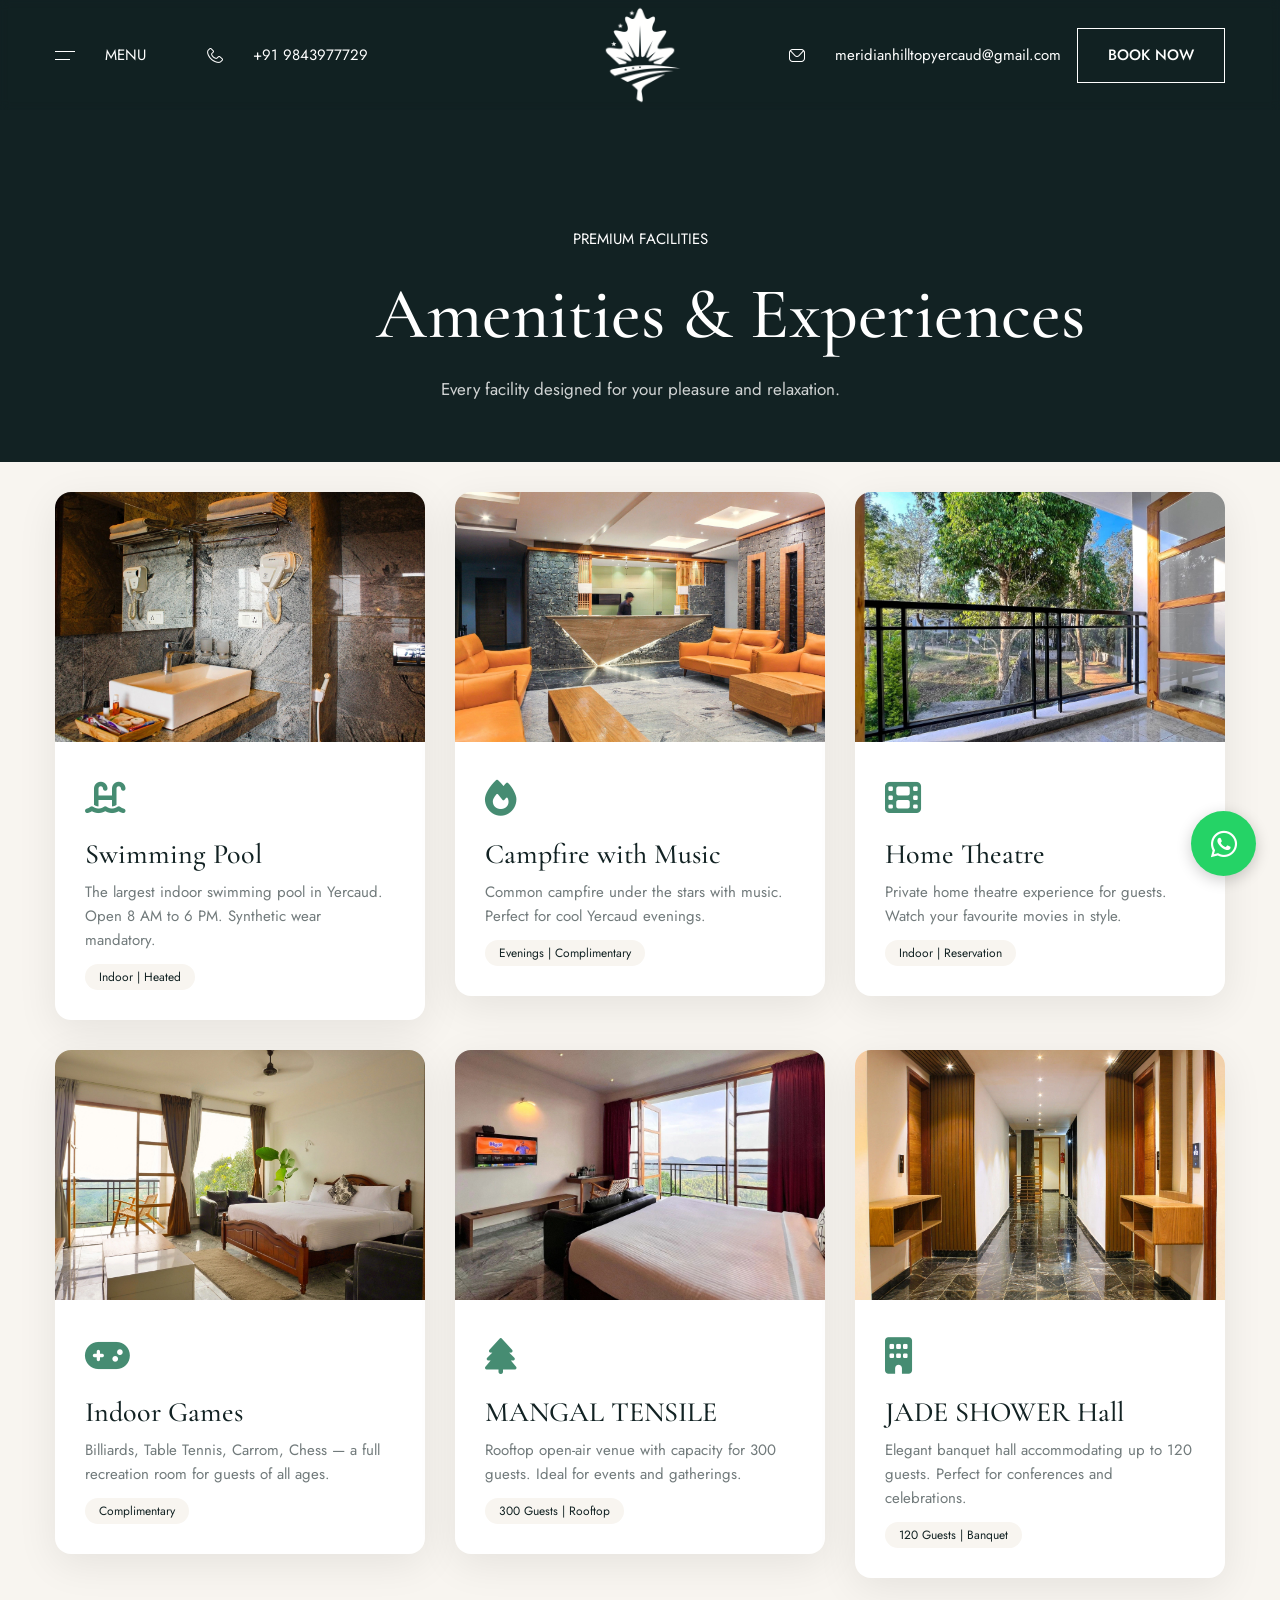
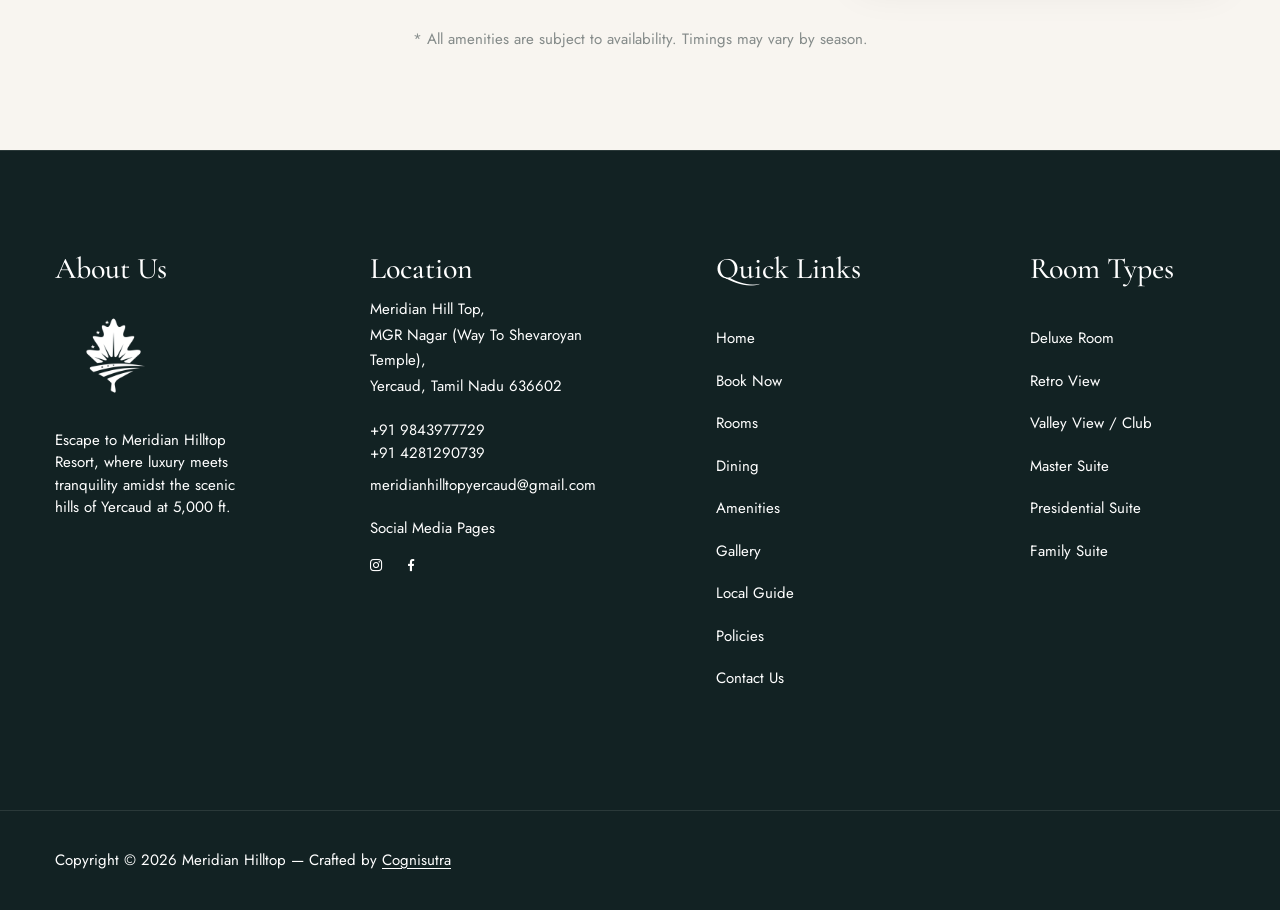
<file: amenities.html>
<!DOCTYPE html>
<html lang="en-IN" data-x="html" data-x-toggle="html-overflow-hidden">
<head>
  <meta charset="UTF-8">
  <meta name="viewport" content="width=device-width, initial-scale=1">
  <link rel="preconnect" href="https://fonts.googleapis.com/">
  <link rel="preconnect" href="https://fonts.gstatic.com/" crossorigin>
  <link href="https://fonts.googleapis.com/css2?family=Cormorant+Garamond:wght@400;500;600;700&family=Jost:wght@400;500;600;700&display=swap" rel="stylesheet">
  <link rel="stylesheet" href="css/vendors.css">
  <link rel="stylesheet" href="css/main.css">
  <link rel="stylesheet" href="https://cdnjs.cloudflare.com/ajax/libs/font-awesome/6.5.1/css/all.min.css">
  <link rel="icon" type="image/png" href="image/logo/logo_.png">
  <title>Amenities - Meridian Hilltop Yercaud</title>
  <meta name="description" content="Explore premium amenities at Meridian Hilltop Resort Yercaud: swimming pool, campfire, home theatre, indoor games, banquet halls and more." />
  <style>
    @media (max-width: 768px) { .baseCard__image { overflow: visible; } .baseCard__badge { bottom: 12px; left: 12px; font-size: 13px; padding: 6px 10px; z-index: 2; } }
    @media (max-width: 575px) { .header__logo img { height: 95px; width: 100% !important; } }
    .menuFullScreen__right { width: 35%; } .menuFullScreen-links { gap: 28px; }
    p { font-size: 15px; color: var(--color-accent-1); margin: 0; }
    .layout-pb-lg { padding-bottom: 100px; } .layout-pt-lg { padding-top: 90px; }
    .pt-100 { padding-top: 48px !important; }
    .menuFullScreen-links-subnav { position: absolute; top: 10%; left: 40%; }
    @media (max-width: 991px) { .menuFullScreen-links-subnav { overflow: hidden; position: relative; top: unset; left: unset; max-height: 0; padding-left: 0; pointer-events: none; opacity: 1; } }
    .layout-pt-lg { padding-top: 30px; }
    .whatsapp-float { position: fixed; bottom: 24px; right: 24px; z-index: 9999; width: 65px; height: 65px; background: #25D366; border-radius: 50%; display: flex; align-items: center; justify-content: center; color: #fff; font-size: 30px; box-shadow: 0 4px 15px rgba(0,0,0,0.2); transition: transform 0.3s; text-decoration: none; }
    .whatsapp-float:hover { transform: scale(1.1); color: #fff; }
    .amenity-grid-item { background: #fff; border-radius: 16px; overflow: hidden; box-shadow: 0 10px 40px rgba(0,0,0,0.08); margin-bottom: 30px; }
    .amenity-grid-item img { width: 100%; height: 250px; object-fit: cover; }
    .amenity-grid-item .amenity-body { padding: 30px; }
    .amenity-grid-item .amenity-icon { font-size: 36px; color: #468C72; margin-bottom: 12px; }
    .amenity-grid-item h3 { font-family:'Cormorant Garamond',serif; font-size: 28px; color: #122223; }
    .amenity-grid-item p { font-family:'Jost',sans-serif; color: rgba(18,34,35,0.6); margin-top: 8px; line-height: 1.6; }
    .amenity-grid-item .amenity-cap { display: inline-block; background: #f8f5f0; padding: 4px 14px; border-radius: 20px; font-family:'Jost',sans-serif; font-size: 12px; color: #122223; margin-top: 12px; }
  </style>
</head>
<body>
  <div class="menuFullScreen js-menuFullScreen">
    <div class="menuFullScreen__topMobile js-menuFullScreen-topMobile">
      <div class="d-flex items-center text-white js-menuFullScreen-toggle">
        <i class="icon-menu text-9"></i>
        <div class="text-15 uppercase ml-30 sm:d-none">Menu</div>
      </div>
      <div><img src="image/logo/logo.png" alt="Meridian Hilltop"></div>
    </div>
    <div class="menuFullScreen__mobile__bg js-menuFullScreen-mobile-bg"></div>
    <div class="menuFullScreen__left">
      <div class="menuFullScreen__bg js-menuFullScreen-bg"><img src="image/a/2.jpg" alt="bg"></div>
      <button class="menuFullScreen__close js-menuFullScreen-toggle js-menuFullScreen-close-btn">
        <span class="icon"><span></span><span></span></span> CLOSE
      </button>
      <div class="menuFullScreen-links js-menuFullScreen-links">
        <div class="menuFullScreen-links__item"><a href="index.html">HOME</a></div>
        <div class="menuFullScreen-links__item"><a href="booking.html">BOOK NOW</a></div>
        <div class="menuFullScreen-links__item"><a href="rooms.html">ROOMS</a></div>
        <div class="menuFullScreen-links__item"><a href="dining.html">DINING</a></div>
        <div class="menuFullScreen-links__item"><a href="amenities.html">AMENITIES</a></div>
        <div class="menuFullScreen-links__item"><a href="gallery.html">GALLERY</a></div>
        <div class="menuFullScreen-links__item"><a href="guide.html">LOCAL GUIDE</a></div>
        <div class="menuFullScreen-links__item"><a href="policies.html">POLICIES</a></div>
        <div class="menuFullScreen-links__item"><a href="index.html#contact">CONTACT US</a></div>
      </div>
    </div>
    <div class="menuFullScreen__right js-menuFullScreen-right">
      <div class="text-center">
        <div class="mb-100" style="margin-bottom:30px !important"><img src="image/logo/logo_.png" alt="logo" style="width:23%;"></div>
        <div class="mt-40"><div class="text-30 text-sec fw-500">Location</div><div class="mt-10">Yercaud, Tamil Nadu</div></div>
        <div class="mt-40">
          <div class="text-30 text-sec fw-500">Phone Support</div>
          <div class="mt-10">
            <div><a href="tel:+919843977729">+91 9843977729</a></div>
            <div><a href="mailto:meridianhilltopyercaud@gmail.com">meridianhilltopyercaud@gmail.com</a></div>
          </div>
        </div>
        <div class="mt-40"><div class="text-30 text-sec fw-500">Connect With Us</div><div class="mt-10"><a href="tel:+919843977729">+91 9843977729</a></div></div>
      </div>
    </div>
    <div class="menuFullScreen__bottomMobile js-menuFullScreen-buttomMobile">
      <a href="booking.html" class="button rounded-200 w-1/1 py-20 -light-1 bg-accent-2">BOOK YOUR STAY</a>
      <a href="tel:+919843977729" class="d-flex items-center mt-40"><i class="icon-phone mr-10"></i><span>+91 9843977729 | +91 4281290739</span></a>
      <a href="#" class="d-flex mt-20"><i class="icon-map mr-10"></i><span>Yercaud, Tamil Nadu</span></a>
      <a href="mailto:meridianhilltopyercaud@gmail.com" class="d-flex items-center mt-20"><i class="icon-mail mr-10"></i><span>meridianhilltopyercaud@gmail.com</span></a>
    </div>
  </div>
  <div class="cursor js-cursor">
    <div class="cursor__wrapper">
      <div class="cursor__follower js-follower"></div>
      <div class="cursor__label js-label"></div>
      <div class="cursor__icon js-icon"></div>
    </div>
  </div>
  <a href="https://wa.me/919843977729?text=Hi! I am Looking for stay!" target="_blank" class="whatsapp-float"><i class="fab fa-whatsapp"></i></a>
  <main>
    <header class="header -h-110 -blur js-header" data-add-bg="bg-accent-1" data-x="header" data-x-toggle="-is-menu-opened">
      <div class="container">
        <div class="header__container h-full items-center">
          <div class="header__left d-flex items-center">
            <button class="d-flex items-center js-menuFullScreen-toggle">
              <i class="icon-menu text-9 text-white"></i>
              <div class="text-15 uppercase text-white ml-30 sm:d-none">Menu</div>
            </button>
            <div class="d-flex items-center ml-60 xl:d-none">
              <i class="icon-phone text-20 text-white mr-30"></i>
              <div class="text-15 uppercase text-white">+91 9843977729</div>
            </div>
          </div>
          <div class="header__center">
            <div class="header__logo" style="text-align:center;">
              <a href="index.html"><img src="image/logo/logo.png" alt="Meridian Hilltop" style="width:23%;"></a>
            </div>
          </div>
          <div class="header__right d-flex items-center h-full">
            <div class="d-flex items-center ml-60 xl:d-none" style="margin-right:1rem !important;">
              <i class="icon-mail text-20 text-white mr-30"></i>
              <div class="text-15 text-white">meridianhilltopyercaud@gmail.com</div>
            </div>
            <a href="booking.html" class="button -md -outline-white text-white xl:d-none">BOOK NOW</a>
          </div>
        </div>
      </div>
    </header>
    <section class="hero -type-3 bg-accent-1" style="min-height:auto; padding-bottom:60px;">
      <div class="container">
        <div class="row items-center">
          <div class="col-12 text-center pt-100">
            <div class="hero__subtitle text-15 uppercase text-white mb-20">PREMIUM FACILITIES</div>
            <h1 class="hero__title text-white" style="font-size:72px;">Amenities & Experiences</h1>
            <p class="text-white mt-20" style="opacity:0.8; font-size:17px;">Every facility designed for your pleasure and relaxation.</p>
          </div>
        </div>
      </div>
    </section>
    <section class="layout-pt-lg layout-pb-lg bg-light-1">
      <div class="container">
        <div class="row">
          <div class="col-lg-4 col-md-6">
            <div class="amenity-grid-item">
              <img src="image/suites/4.jpg" alt="Swimming Pool">
              <div class="amenity-body">
                <div class="amenity-icon"><i class="fa-solid fa-water-ladder"></i></div>
                <h3>Swimming Pool</h3>
                <p>The largest indoor swimming pool in Yercaud. Open 8 AM to 6 PM. Synthetic wear mandatory.</p>
                <div class="amenity-cap">Indoor | Heated</div>
              </div>
            </div>
          </div>
          <div class="col-lg-4 col-md-6">
            <div class="amenity-grid-item">
              <img src="image/suites/7.jpg" alt="Campfire">
              <div class="amenity-body">
                <div class="amenity-icon"><i class="fa-solid fa-fire"></i></div>
                <h3>Campfire with Music</h3>
                <p>Common campfire under the stars with music. Perfect for cool Yercaud evenings.</p>
                <div class="amenity-cap">Evenings | Complimentary</div>
              </div>
            </div>
          </div>
          <div class="col-lg-4 col-md-6">
            <div class="amenity-grid-item">
              <img src="image/suites/6.jpg" alt="Home Theatre">
              <div class="amenity-body">
                <div class="amenity-icon"><i class="fa-solid fa-film"></i></div>
                <h3>Home Theatre</h3>
                <p>Private home theatre experience for guests. Watch your favourite movies in style.</p>
                <div class="amenity-cap">Indoor | Reservation</div>
              </div>
            </div>
          </div>
          <div class="col-lg-4 col-md-6">
            <div class="amenity-grid-item">
              <img src="image/suites/8.jpg" alt="Indoor Games">
              <div class="amenity-body">
                <div class="amenity-icon"><i class="fa-solid fa-gamepad"></i></div>
                <h3>Indoor Games</h3>
                <p>Billiards, Table Tennis, Carrom, Chess — a full recreation room for guests of all ages.</p>
                <div class="amenity-cap">Complimentary</div>
              </div>
            </div>
          </div>
          <div class="col-lg-4 col-md-6">
            <div class="amenity-grid-item">
              <img src="image/suites/5.jpg" alt="MANGAL TENSILE">
              <div class="amenity-body">
                <div class="amenity-icon"><i class="fa-solid fa-tree"></i></div>
                <h3>MANGAL TENSILE</h3>
                <p>Rooftop open-air venue with capacity for 300 guests. Ideal for events and gatherings.</p>
                <div class="amenity-cap">300 Guests | Rooftop</div>
              </div>
            </div>
          </div>
          <div class="col-lg-4 col-md-6">
            <div class="amenity-grid-item">
              <img src="image/suites/3.jpg" alt="JADE SHOWER Hall">
              <div class="amenity-body">
                <div class="amenity-icon"><i class="fa-solid fa-building"></i></div>
                <h3>JADE SHOWER Hall</h3>
                <p>Elegant banquet hall accommodating up to 120 guests. Perfect for conferences and celebrations.</p>
                <div class="amenity-cap">120 Guests | Banquet</div>
              </div>
            </div>
          </div>
        </div>
        <div class="text-center mt-20">
          <p style="font-family:'Jost',sans-serif; color:rgba(18,34,35,0.5);">* All amenities are subject to availability. Timings may vary by season.</p>
        </div>
      </div>
    </section>
    <footer class="footer -type-2 bg-accent-1 -text-white">
      <div class="footer__main">
        <div class="container">
          <div class="footer__grid">
            <div><h4 class="text-30 fw-500 mb-10">About Us</h4><div class="d-flex flex-column"><img src="image/logo/logo_.png" alt="Meridian Hilltop" style="width:60%; margin-bottom:15px;"><p class="text-white">Escape to Meridian Hilltop Resort, where luxury meets tranquility amidst the scenic hills of Yercaud at 5,000 ft.</p></div></div>
            <div><h4 class="text-30 fw-500 mb-10">Location</h4><div class="d-flex flex-column md:mt-20"><div><a class="d-block text-15 lh-17 mb-20" href="#">Meridian Hill Top,<br>MGR Nagar (Way To Shevaroyan Temple),<br>Yercaud, Tamil Nadu 636602</a></div><div class="d-flex flex-column"><div><a class="d-block text-15" href="tel:+919843977729">+91 9843977729<br>+91 4281290739</a></div><div class="mt-10"><a class="d-block text-15" href="mailto:meridianhilltopyercaud@gmail.com">meridianhilltopyercaud@gmail.com</a></div></div></div><div class="text-15 mt-20">Social Media Pages</div><div class="row x-gap-25 y-gap-10 items-center pt-20 md:pt-40"><div class="col-auto"><a href="https://www.instagram.com/meridian_hilltop" target="_blank" class="d-flex"><i class="icon-instagram text-13"></i></a></div><div class="col-auto"><a href="https://www.facebook.com/105141808643495" target="_blank" class="d-flex"><i class="icon-facebook text-13"></i></a></div></div></div>
            <div><h4 class="text-30 fw-500">Quick Links</h4><div class="d-flex flex-column mt-40 md:mt-20"><div class="mb-20"><a class="d-block text-15" href="index.html">Home</a></div><div class="mb-20"><a class="d-block text-15" href="booking.html">Book Now</a></div><div class="mb-20"><a class="d-block text-15" href="rooms.html">Rooms</a></div><div class="mb-20"><a class="d-block text-15" href="dining.html">Dining</a></div><div class="mb-20"><a class="d-block text-15" href="amenities.html">Amenities</a></div><div class="mb-20"><a class="d-block text-15" href="gallery.html">Gallery</a></div><div class="mb-20"><a class="d-block text-15" href="guide.html">Local Guide</a></div><div class="mb-20"><a class="d-block text-15" href="policies.html">Policies</a></div><div class="mb-20"><a class="d-block text-15" href="index.html#contact">Contact Us</a></div></div></div>
            <div><h4 class="text-30 fw-500">Room Types</h4><div class="d-flex flex-column mt-40 md:mt-20"><div class="mb-20"><a class="d-block text-15" href="rooms.html">Deluxe Room</a></div><div class="mb-20"><a class="d-block text-15" href="rooms.html">Retro View</a></div><div class="mb-20"><a class="d-block text-15" href="rooms.html">Valley View / Club</a></div><div class="mb-20"><a class="d-block text-15" href="rooms.html">Master Suite</a></div><div class="mb-20"><a class="d-block text-15" href="rooms.html">Presidential Suite</a></div><div class="mb-20"><a class="d-block text-15" href="rooms.html">Family Suite</a></div></div></div>
          </div>
        </div>
      </div>
      <div class="footer__bottom"><div class="container"><div class="row y-gap-30 justify-between md:justify-center items-center"><div class="col-sm-auto"><div class="text-15 text-center">Copyright &copy; 2026 Meridian Hilltop &mdash; Crafted by <a href="https://cognisutra.in" target="_blank" style="color:inherit;text-decoration:underline;text-underline-offset:3px;">Cognisutra</a></div></div></div></div></div>
    </footer>
  </main>
  <script src="js/vendors.js"></script>
  <script src="js/main.js"></script>
  <script>
    (function() { var m=document.querySelector('.js-menuFullScreen');if(!m)return;function o(){m.classList.add('is-active');document.body.classList.add('overflow-hidden')}function c(){m.classList.remove('is-active');document.body.classList.remove('overflow-hidden')}document.querySelectorAll('.js-menuFullScreen-toggle').forEach(function(e){e.addEventListener('click',function(){m.classList.contains('is-active')?c():o()})});document.querySelectorAll('.js-menuFullScreen-close-btn').forEach(function(e){e.addEventListener('click',c)});document.querySelectorAll('.menuFullScreen-links a').forEach(function(e){e.addEventListener('click',c)})})();
  </script>
</body>
</html>
</file>
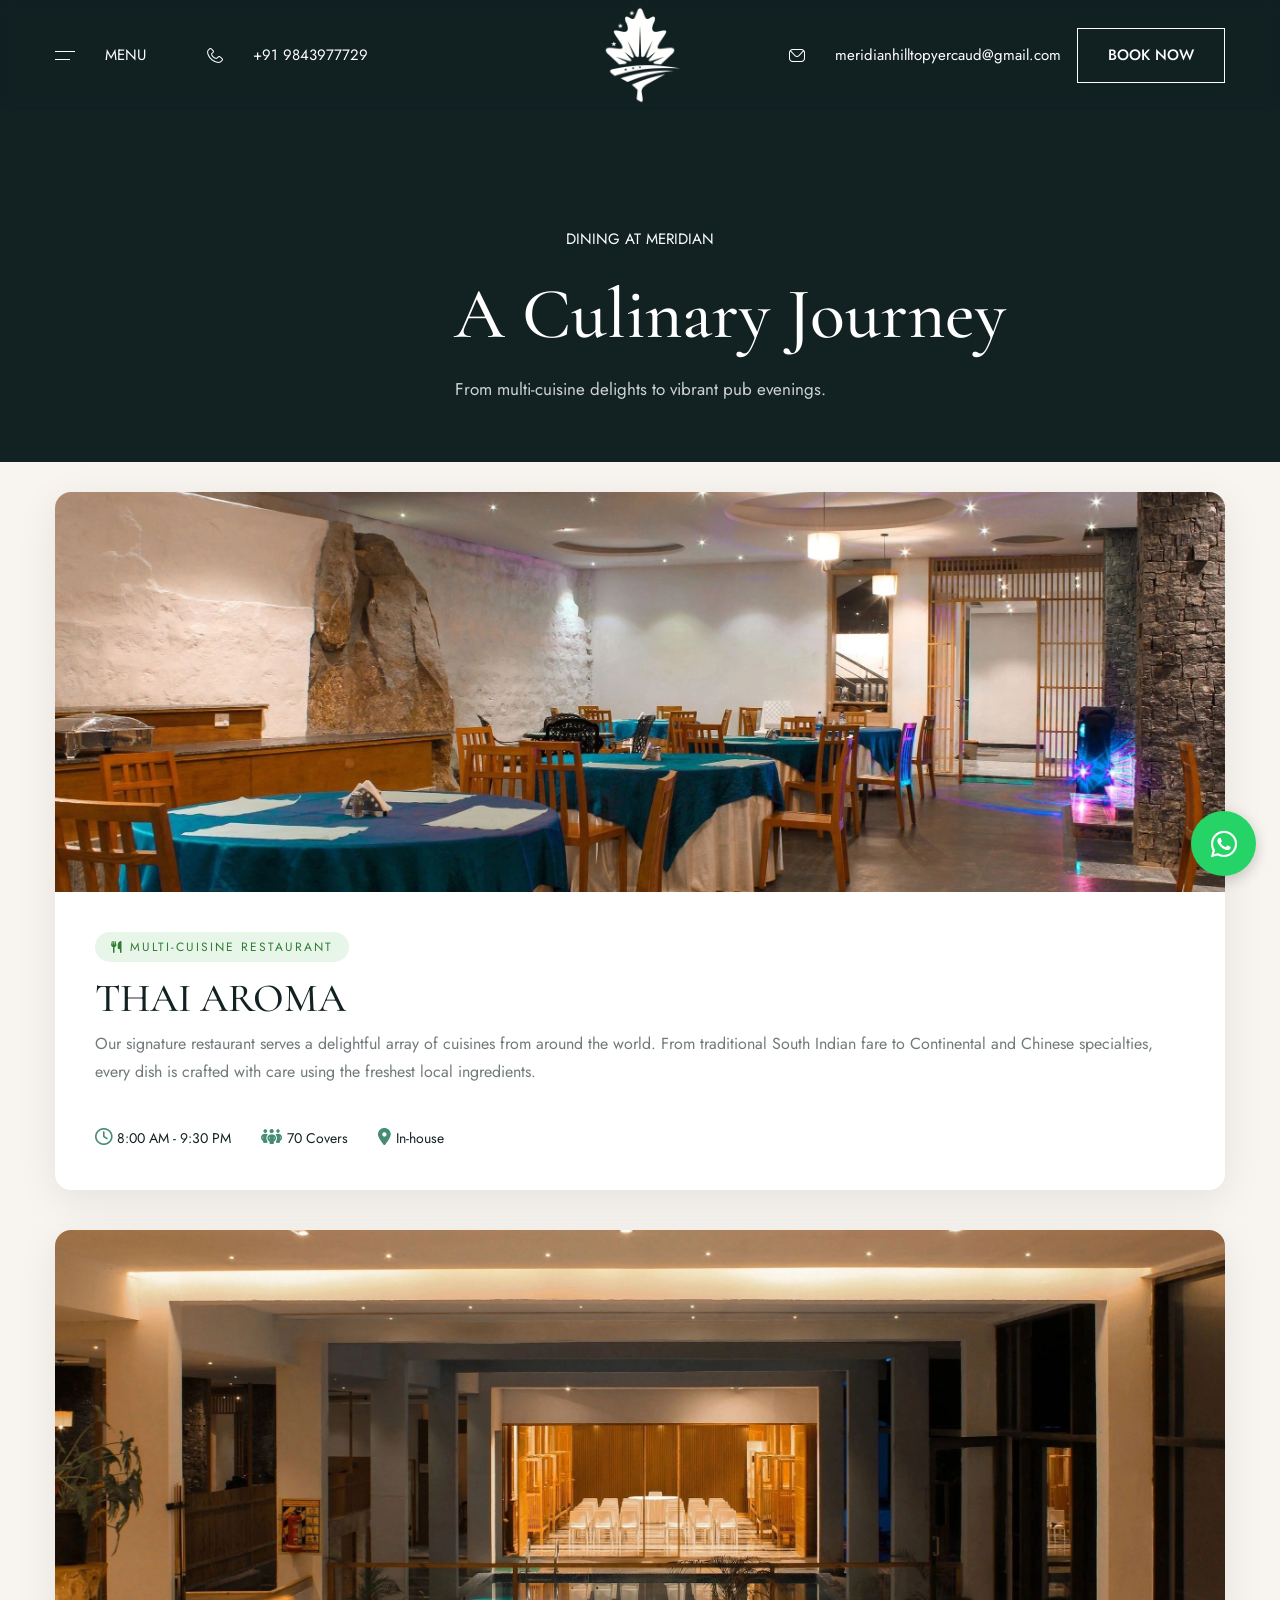
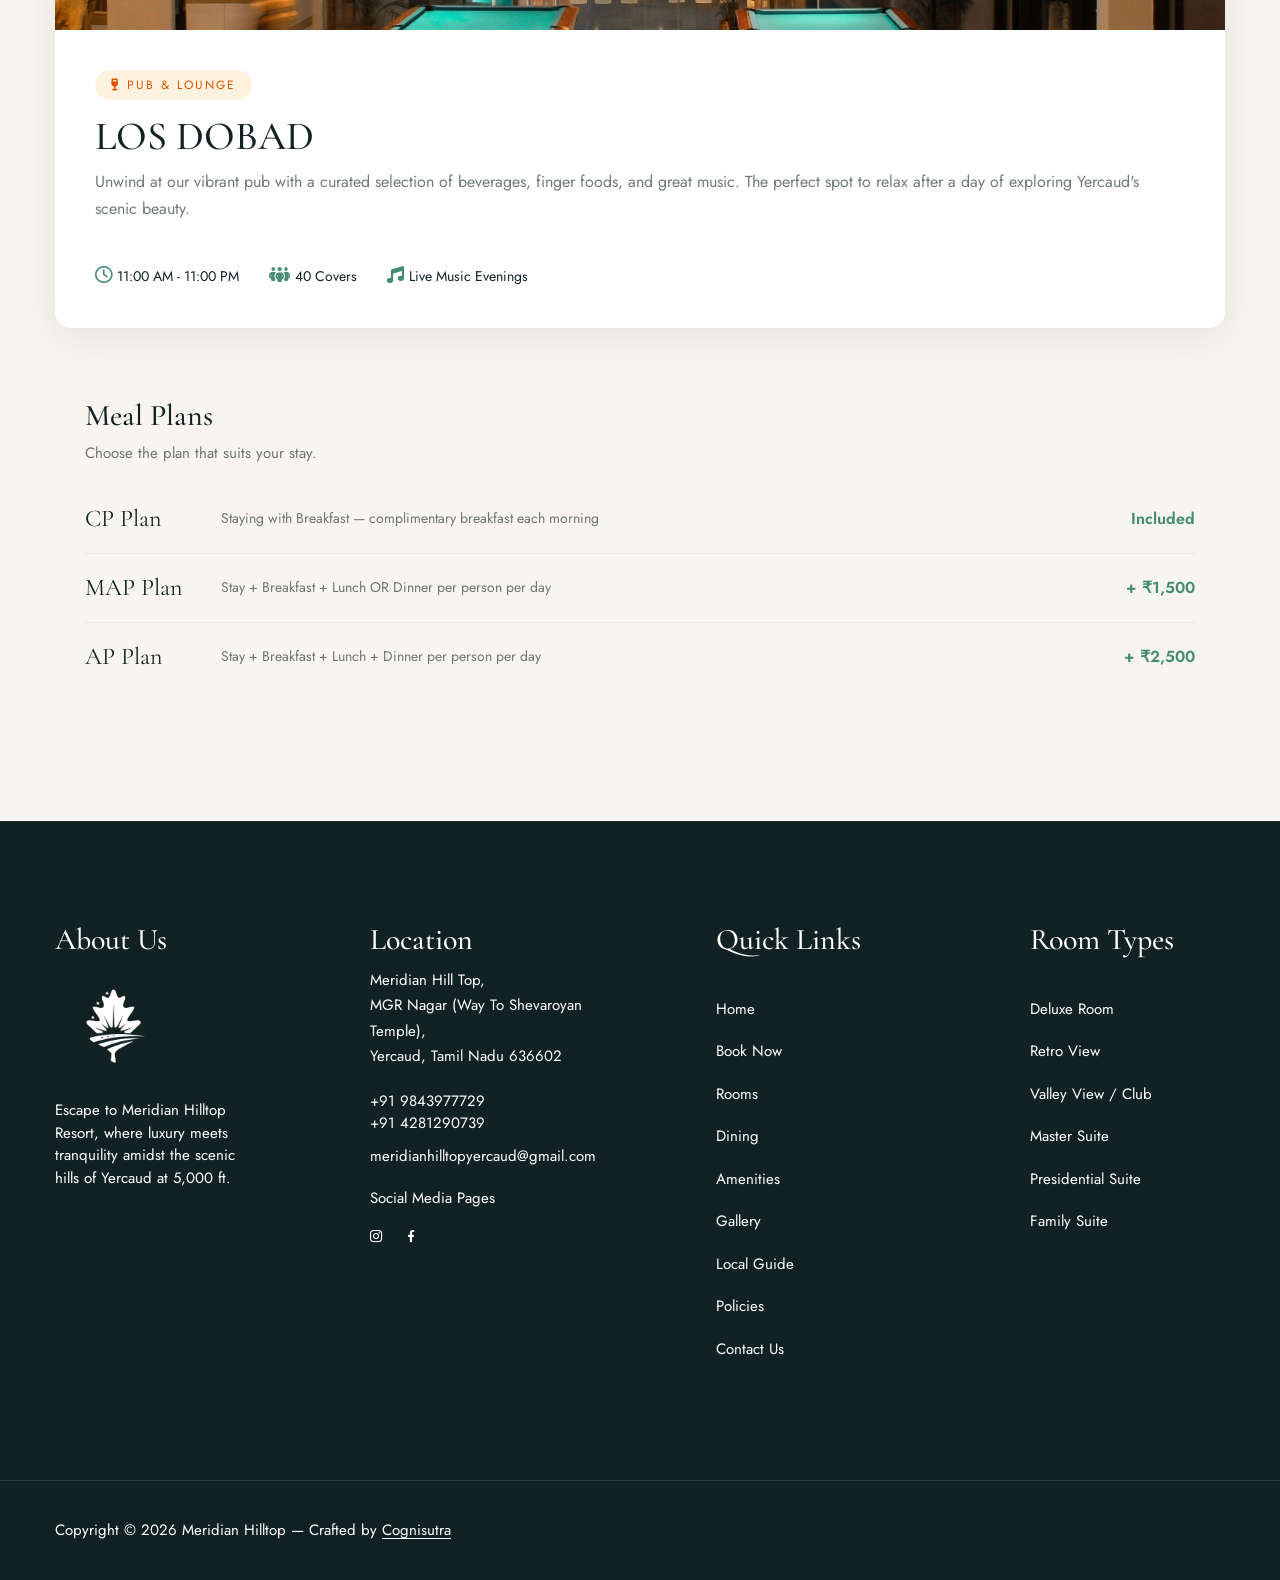
<file: dining.html>
<!DOCTYPE html>
<html lang="en-IN" data-x="html" data-x-toggle="html-overflow-hidden">
<head>
  <meta charset="UTF-8">
  <meta name="viewport" content="width=device-width, initial-scale=1">
  <link rel="preconnect" href="https://fonts.googleapis.com/">
  <link rel="preconnect" href="https://fonts.gstatic.com/" crossorigin>
  <link href="https://fonts.googleapis.com/css2?family=Cormorant+Garamond:wght@400;500;600;700&family=Jost:wght@400;500;600;700&display=swap" rel="stylesheet">
  <link rel="stylesheet" href="css/vendors.css">
  <link rel="stylesheet" href="css/main.css">
  <link rel="stylesheet" href="https://cdnjs.cloudflare.com/ajax/libs/font-awesome/6.5.1/css/all.min.css">
  <link rel="icon" type="image/png" href="image/logo/logo_.png">
  <title>Dining - Meridian Hilltop Yercaud</title>
  <meta name="description" content="Dining at Meridian Hilltop Resort Yercaud. THAI AROMA multi-cuisine restaurant and LOS DOBAD pub." />
  <style>
    @media (max-width: 768px) { .baseCard__image { overflow: visible; } .baseCard__badge { bottom: 12px; left: 12px; font-size: 13px; padding: 6px 10px; z-index: 2; } }
    @media (max-width: 575px) { .header__logo img { height: 95px; width: 100% !important; } }
    .menuFullScreen__right { width: 35%; } .menuFullScreen-links { gap: 28px; }
    p { font-size: 15px; color: var(--color-accent-1); margin: 0; }
    .layout-pb-lg { padding-bottom: 100px; } .layout-pt-lg { padding-top: 90px; }
    .pt-100 { padding-top: 48px !important; }
    .menuFullScreen-links-subnav { position: absolute; top: 10%; left: 40%; }
    @media (max-width: 991px) { .menuFullScreen-links-subnav { overflow: hidden; position: relative; top: unset; left: unset; max-height: 0; padding-left: 0; pointer-events: none; opacity: 1; } }
    .layout-pt-lg { padding-top: 30px; }
    .whatsapp-float { position: fixed; bottom: 24px; right: 24px; z-index: 9999; width: 65px; height: 65px; background: #25D366; border-radius: 50%; display: flex; align-items: center; justify-content: center; color: #fff; font-size: 30px; box-shadow: 0 4px 15px rgba(0,0,0,0.2); transition: transform 0.3s; text-decoration: none; }
    .whatsapp-float:hover { transform: scale(1.1); color: #fff; }
    .venue-card { background: #fff; border-radius: 16px; overflow: hidden; box-shadow: 0 10px 40px rgba(0,0,0,0.08); margin-bottom: 40px; }
    .venue-card .venue-img { width: 100%; height: 400px; object-fit: cover; }
    .venue-card .venue-body { padding: 40px; }
    .venue-card .venue-tag { display: inline-block; font-family: 'Jost',sans-serif; font-size: 12px; text-transform: uppercase; letter-spacing: 2px; padding: 6px 16px; border-radius: 20px; margin-bottom: 12px; }
    .meal-plan-box { background: #f8f5f0; border-radius: 12px; padding: 30px; margin-top: 40px; }
    .meal-plan-box .plan-item { display: flex; align-items: center; gap: 16px; padding: 16px 0; border-bottom: 1px solid #e8e8e8; }
    .meal-plan-box .plan-item:last-child { border-bottom: none; }
    .meal-plan-box .plan-item .plan-name { font-family: 'Cormorant Garamond',serif; font-size: 24px; color: #122223; min-width: 120px; }
    .meal-plan-box .plan-item .plan-desc { font-family: 'Jost',sans-serif; font-size: 14px; color: rgba(18,34,35,0.6); flex: 1; }
    .meal-plan-box .plan-item .plan-price { font-family: 'Jost',sans-serif; font-size: 16px; font-weight: 600; color: #468C72; white-space: nowrap; }
  </style>
</head>
<body>
  <div class="menuFullScreen js-menuFullScreen">
    <div class="menuFullScreen__topMobile js-menuFullScreen-topMobile">
      <div class="d-flex items-center text-white js-menuFullScreen-toggle">
        <i class="icon-menu text-9"></i>
        <div class="text-15 uppercase ml-30 sm:d-none">Menu</div>
      </div>
      <div><img src="image/logo/logo.png" alt="Meridian Hilltop"></div>
    </div>
    <div class="menuFullScreen__mobile__bg js-menuFullScreen-mobile-bg"></div>
    <div class="menuFullScreen__left">
      <div class="menuFullScreen__bg js-menuFullScreen-bg"><img src="image/a/2.jpg" alt="bg"></div>
      <button class="menuFullScreen__close js-menuFullScreen-toggle js-menuFullScreen-close-btn">
        <span class="icon"><span></span><span></span></span> CLOSE
      </button>
      <div class="menuFullScreen-links js-menuFullScreen-links">
        <div class="menuFullScreen-links__item"><a href="index.html">HOME</a></div>
        <div class="menuFullScreen-links__item"><a href="booking.html">BOOK NOW</a></div>
        <div class="menuFullScreen-links__item"><a href="rooms.html">ROOMS</a></div>
        <div class="menuFullScreen-links__item"><a href="dining.html">DINING</a></div>
        <div class="menuFullScreen-links__item"><a href="amenities.html">AMENITIES</a></div>
        <div class="menuFullScreen-links__item"><a href="gallery.html">GALLERY</a></div>
        <div class="menuFullScreen-links__item"><a href="guide.html">LOCAL GUIDE</a></div>
        <div class="menuFullScreen-links__item"><a href="policies.html">POLICIES</a></div>
        <div class="menuFullScreen-links__item"><a href="index.html#contact">CONTACT US</a></div>
      </div>
    </div>
    <div class="menuFullScreen__right js-menuFullScreen-right">
      <div class="text-center">
        <div class="mb-100" style="margin-bottom:30px !important"><img src="image/logo/logo_.png" alt="logo" style="width:23%;"></div>
        <div class="mt-40"><div class="text-30 text-sec fw-500">Location</div><div class="mt-10">Yercaud, Tamil Nadu</div></div>
        <div class="mt-40">
          <div class="text-30 text-sec fw-500">Phone Support</div>
          <div class="mt-10">
            <div><a href="tel:+919843977729">+91 9843977729</a></div>
            <div><a href="mailto:meridianhilltopyercaud@gmail.com">meridianhilltopyercaud@gmail.com</a></div>
          </div>
        </div>
        <div class="mt-40"><div class="text-30 text-sec fw-500">Connect With Us</div><div class="mt-10"><a href="tel:+919843977729">+91 9843977729</a></div></div>
      </div>
    </div>
    <div class="menuFullScreen__bottomMobile js-menuFullScreen-buttomMobile">
      <a href="booking.html" class="button rounded-200 w-1/1 py-20 -light-1 bg-accent-2">BOOK YOUR STAY</a>
      <a href="tel:+919843977729" class="d-flex items-center mt-40"><i class="icon-phone mr-10"></i><span>+91 9843977729 | +91 4281290739</span></a>
      <a href="#" class="d-flex mt-20"><i class="icon-map mr-10"></i><span>Yercaud, Tamil Nadu</span></a>
      <a href="mailto:meridianhilltopyercaud@gmail.com" class="d-flex items-center mt-20"><i class="icon-mail mr-10"></i><span>meridianhilltopyercaud@gmail.com</span></a>
    </div>
  </div>
  <div class="cursor js-cursor">
    <div class="cursor__wrapper">
      <div class="cursor__follower js-follower"></div>
      <div class="cursor__label js-label"></div>
      <div class="cursor__icon js-icon"></div>
    </div>
  </div>
  <a href="https://wa.me/919843977729?text=Hi! I am Looking for stay!" target="_blank" class="whatsapp-float"><i class="fab fa-whatsapp"></i></a>
  <main>
    <header class="header -h-110 -blur js-header" data-add-bg="bg-accent-1" data-x="header" data-x-toggle="-is-menu-opened">
      <div class="container">
        <div class="header__container h-full items-center">
          <div class="header__left d-flex items-center">
            <button class="d-flex items-center js-menuFullScreen-toggle">
              <i class="icon-menu text-9 text-white"></i>
              <div class="text-15 uppercase text-white ml-30 sm:d-none">Menu</div>
            </button>
            <div class="d-flex items-center ml-60 xl:d-none">
              <i class="icon-phone text-20 text-white mr-30"></i>
              <div class="text-15 uppercase text-white">+91 9843977729</div>
            </div>
          </div>
          <div class="header__center">
            <div class="header__logo" style="text-align:center;">
              <a href="index.html"><img src="image/logo/logo.png" alt="Meridian Hilltop" style="width:23%;"></a>
            </div>
          </div>
          <div class="header__right d-flex items-center h-full">
            <div class="d-flex items-center ml-60 xl:d-none" style="margin-right:1rem !important;">
              <i class="icon-mail text-20 text-white mr-30"></i>
              <div class="text-15 text-white">meridianhilltopyercaud@gmail.com</div>
            </div>
            <a href="booking.html" class="button -md -outline-white text-white xl:d-none">BOOK NOW</a>
          </div>
        </div>
      </div>
    </header>
    <section class="hero -type-3 bg-accent-1" style="min-height:auto; padding-bottom:60px;">
      <div class="container">
        <div class="row items-center">
          <div class="col-12 text-center pt-100">
            <div class="hero__subtitle text-15 uppercase text-white mb-20">DINING AT MERIDIAN</div>
            <h1 class="hero__title text-white" style="font-size:72px;">A Culinary Journey</h1>
            <p class="text-white mt-20" style="opacity:0.8; font-size:17px;">From multi-cuisine delights to vibrant pub evenings.</p>
          </div>
        </div>
      </div>
    </section>
    <section class="layout-pt-lg layout-pb-lg bg-light-1">
      <div class="container">
        <div class="venue-card">
          <img src="image/suites/2.jpg" alt="THAI AROMA Restaurant" class="venue-img">
          <div class="venue-body">
            <span class="venue-tag" style="background:#e8f5e9; color:#2e7d32;"><i class="fa-solid fa-utensils"></i> Multi-Cuisine Restaurant</span>
            <h2 class="text-40 md:text-28" style="font-family:'Cormorant Garamond',serif; color:#122223;">THAI AROMA</h2>
            <p style="font-family:'Jost',sans-serif; color:rgba(18,34,35,0.6); margin-top:8px; font-size:16px; line-height:1.7;">
              Our signature restaurant serves a delightful array of cuisines from around the world. From traditional South Indian fare to Continental and Chinese specialties, every dish is crafted with care using the freshest local ingredients.
            </p>
            <div class="row x-gap-30 y-gap-20 mt-30">
              <div class="col-auto"><i class="fa-regular fa-clock text-16" style="color:#468C72;"></i> <span style="font-family:'Jost',sans-serif; font-size:14px;">8:00 AM - 9:30 PM</span></div>
              <div class="col-auto"><i class="fa-solid fa-people-group text-16" style="color:#468C72;"></i> <span style="font-family:'Jost',sans-serif; font-size:14px;">70 Covers</span></div>
              <div class="col-auto"><i class="fa-solid fa-location-dot text-16" style="color:#468C72;"></i> <span style="font-family:'Jost',sans-serif; font-size:14px;">In-house</span></div>
            </div>
          </div>
        </div>
        <div class="venue-card">
          <img src="image/suites/1.jpg" alt="LOS DOBAD Pub" class="venue-img">
          <div class="venue-body">
            <span class="venue-tag" style="background:#fff3e0; color:#e65100;"><i class="fa-solid fa-wine-glass"></i> Pub & Lounge</span>
            <h2 class="text-40 md:text-28" style="font-family:'Cormorant Garamond',serif; color:#122223;">LOS DOBAD</h2>
            <p style="font-family:'Jost',sans-serif; color:rgba(18,34,35,0.6); margin-top:8px; font-size:16px; line-height:1.7;">
              Unwind at our vibrant pub with a curated selection of beverages, finger foods, and great music. The perfect spot to relax after a day of exploring Yercaud's scenic beauty.
            </p>
            <div class="row x-gap-30 y-gap-20 mt-30">
              <div class="col-auto"><i class="fa-regular fa-clock text-16" style="color:#468C72;"></i> <span style="font-family:'Jost',sans-serif; font-size:14px;">11:00 AM - 11:00 PM</span></div>
              <div class="col-auto"><i class="fa-solid fa-people-group text-16" style="color:#468C72;"></i> <span style="font-family:'Jost',sans-serif; font-size:14px;">40 Covers</span></div>
              <div class="col-auto"><i class="fa-solid fa-music text-16" style="color:#468C72;"></i> <span style="font-family:'Jost',sans-serif; font-size:14px;">Live Music Evenings</span></div>
            </div>
          </div>
        </div>
        <div class="meal-plan-box">
          <h3 class="text-30" style="font-family:'Cormorant Garamond',serif; color:#122223; margin-bottom:8px;">Meal Plans</h3>
          <p style="font-family:'Jost',sans-serif; color:rgba(18,34,35,0.6); margin-bottom:20px;">Choose the plan that suits your stay.</p>
          <div class="plan-item">
            <div class="plan-name">CP Plan</div>
            <div class="plan-desc">Staying with Breakfast — complimentary breakfast each morning</div>
            <div class="plan-price">Included</div>
          </div>
          <div class="plan-item">
            <div class="plan-name">MAP Plan</div>
            <div class="plan-desc">Stay + Breakfast + Lunch OR Dinner per person per day</div>
            <div class="plan-price">+ ₹1,500</div>
          </div>
          <div class="plan-item">
            <div class="plan-name">AP Plan</div>
            <div class="plan-desc">Stay + Breakfast + Lunch + Dinner per person per day</div>
            <div class="plan-price">+ ₹2,500</div>
          </div>
        </div>
      </div>
    </section>
    <footer class="footer -type-2 bg-accent-1 -text-white">
      <div class="footer__main">
        <div class="container">
          <div class="footer__grid">
            <div>
              <h4 class="text-30 fw-500 mb-10">About Us</h4>
              <div class="d-flex flex-column">
                <img src="image/logo/logo_.png" alt="Meridian Hilltop" style="width:60%; margin-bottom:15px;">
                <p class="text-white">Escape to Meridian Hilltop Resort, where luxury meets tranquility amidst the scenic hills of Yercaud at 5,000 ft.</p>
              </div>
            </div>
            <div>
              <h4 class="text-30 fw-500 mb-10">Location</h4>
              <div class="d-flex flex-column md:mt-20">
                <div><a class="d-block text-15 lh-17 mb-20" href="#">Meridian Hill Top,<br>MGR Nagar (Way To Shevaroyan Temple),<br>Yercaud, Tamil Nadu 636602</a></div>
                <div class="d-flex flex-column">
                  <div><a class="d-block text-15" href="tel:+919843977729">+91 9843977729<br>+91 4281290739</a></div>
                  <div class="mt-10"><a class="d-block text-15" href="mailto:meridianhilltopyercaud@gmail.com">meridianhilltopyercaud@gmail.com</a></div>
                </div>
              </div>
              <div class="text-15 mt-20">Social Media Pages</div>
              <div class="row x-gap-25 y-gap-10 items-center pt-20 md:pt-40">
                <div class="col-auto"><a href="https://www.instagram.com/meridian_hilltop" target="_blank" class="d-flex"><i class="icon-instagram text-13"></i></a></div>
                <div class="col-auto"><a href="https://www.facebook.com/105141808643495" target="_blank" class="d-flex"><i class="icon-facebook text-13"></i></a></div>
              </div>
            </div>
            <div>
              <h4 class="text-30 fw-500">Quick Links</h4>
              <div class="d-flex flex-column mt-40 md:mt-20">
                <div class="mb-20"><a class="d-block text-15" href="index.html">Home</a></div>
                <div class="mb-20"><a class="d-block text-15" href="booking.html">Book Now</a></div>
                <div class="mb-20"><a class="d-block text-15" href="rooms.html">Rooms</a></div>
                <div class="mb-20"><a class="d-block text-15" href="dining.html">Dining</a></div>
                <div class="mb-20"><a class="d-block text-15" href="amenities.html">Amenities</a></div>
                <div class="mb-20"><a class="d-block text-15" href="gallery.html">Gallery</a></div>
                <div class="mb-20"><a class="d-block text-15" href="guide.html">Local Guide</a></div>
                <div class="mb-20"><a class="d-block text-15" href="policies.html">Policies</a></div>
                <div class="mb-20"><a class="d-block text-15" href="index.html#contact">Contact Us</a></div>
              </div>
            </div>
            <div>
              <h4 class="text-30 fw-500">Room Types</h4>
              <div class="d-flex flex-column mt-40 md:mt-20">
                <div class="mb-20"><a class="d-block text-15" href="rooms.html">Deluxe Room</a></div>
                <div class="mb-20"><a class="d-block text-15" href="rooms.html">Retro View</a></div>
                <div class="mb-20"><a class="d-block text-15" href="rooms.html">Valley View / Club</a></div>
                <div class="mb-20"><a class="d-block text-15" href="rooms.html">Master Suite</a></div>
                <div class="mb-20"><a class="d-block text-15" href="rooms.html">Presidential Suite</a></div>
                <div class="mb-20"><a class="d-block text-15" href="rooms.html">Family Suite</a></div>
              </div>
            </div>
          </div>
        </div>
      </div>
      <div class="footer__bottom">
        <div class="container">
          <div class="row y-gap-30 justify-between md:justify-center items-center">
            <div class="col-sm-auto"><div class="text-15 text-center">Copyright &copy; 2026 Meridian Hilltop &mdash; Crafted by <a href="https://cognisutra.in" target="_blank" style="color:inherit;text-decoration:underline;text-underline-offset:3px;">Cognisutra</a></div></div>
          </div>
        </div>
      </div>
    </footer>
  </main>
  <script src="js/vendors.js"></script>
  <script src="js/main.js"></script>
  <script>
    (function() {
      var menu = document.querySelector('.js-menuFullScreen');
      if (!menu) return;
      function openMenu() { menu.classList.add('is-active'); document.body.classList.add('overflow-hidden'); }
      function closeMenu() { menu.classList.remove('is-active'); document.body.classList.remove('overflow-hidden'); }
      document.querySelectorAll('.js-menuFullScreen-toggle').forEach(function(el) {
        el.addEventListener('click', function() { menu.classList.contains('is-active') ? closeMenu() : openMenu(); });
      });
      document.querySelectorAll('.js-menuFullScreen-close-btn').forEach(function(el) {
        el.addEventListener('click', closeMenu);
      });
      document.querySelectorAll('.menuFullScreen-links a').forEach(function(el) {
        el.addEventListener('click', closeMenu);
      });
    })();
  </script>
</body>
</html>
</file>
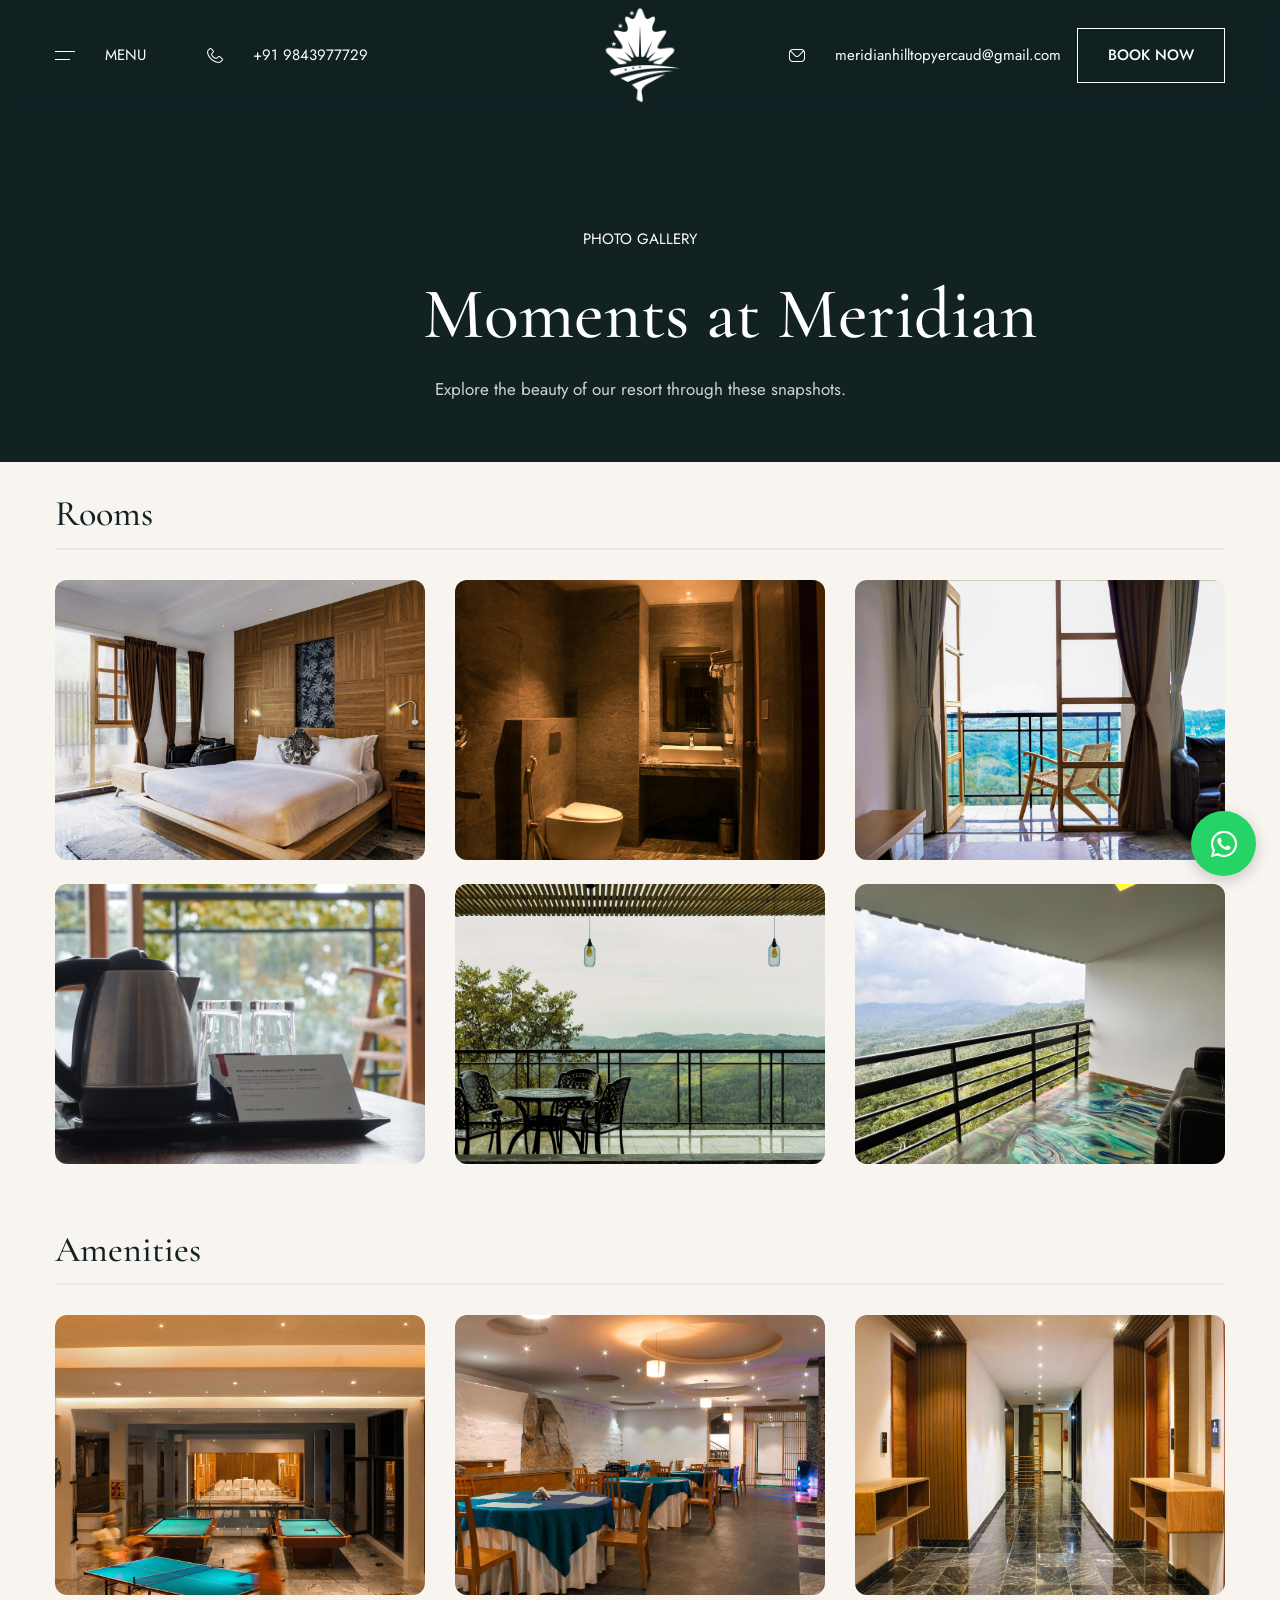
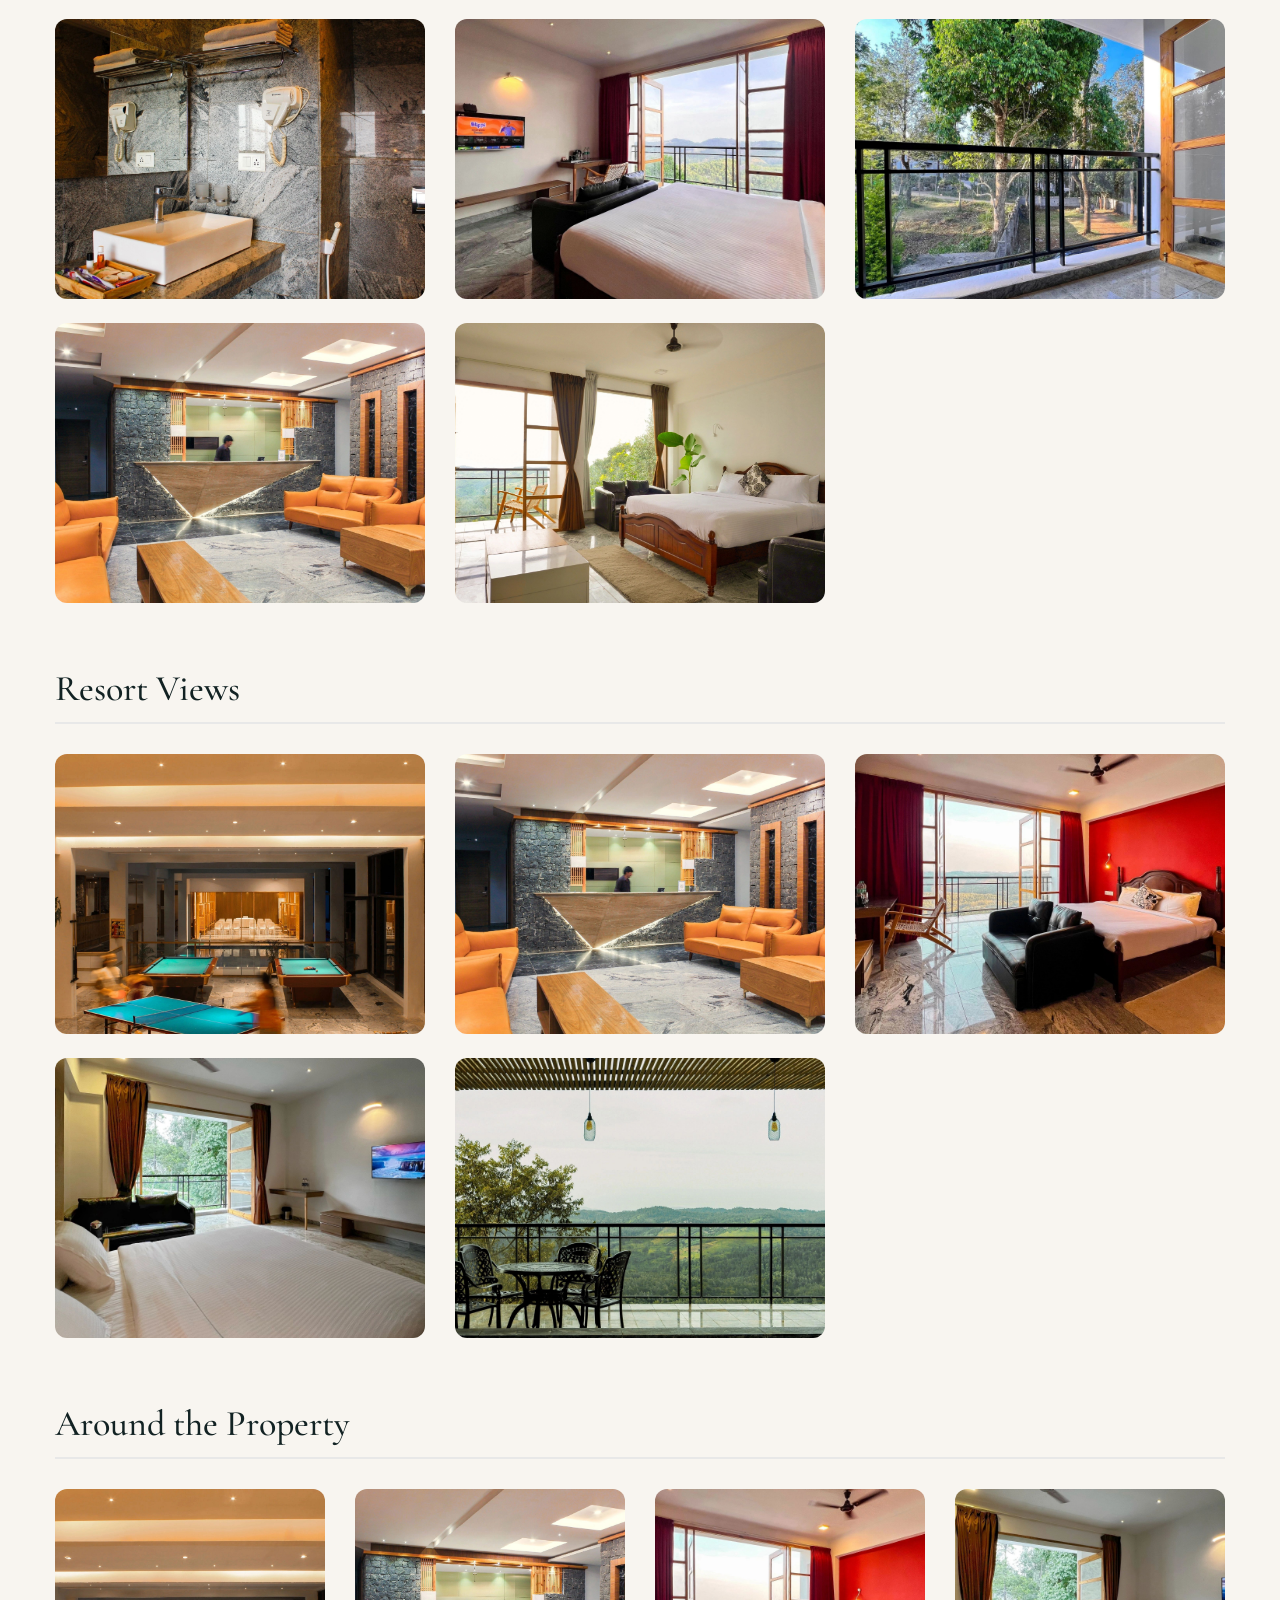
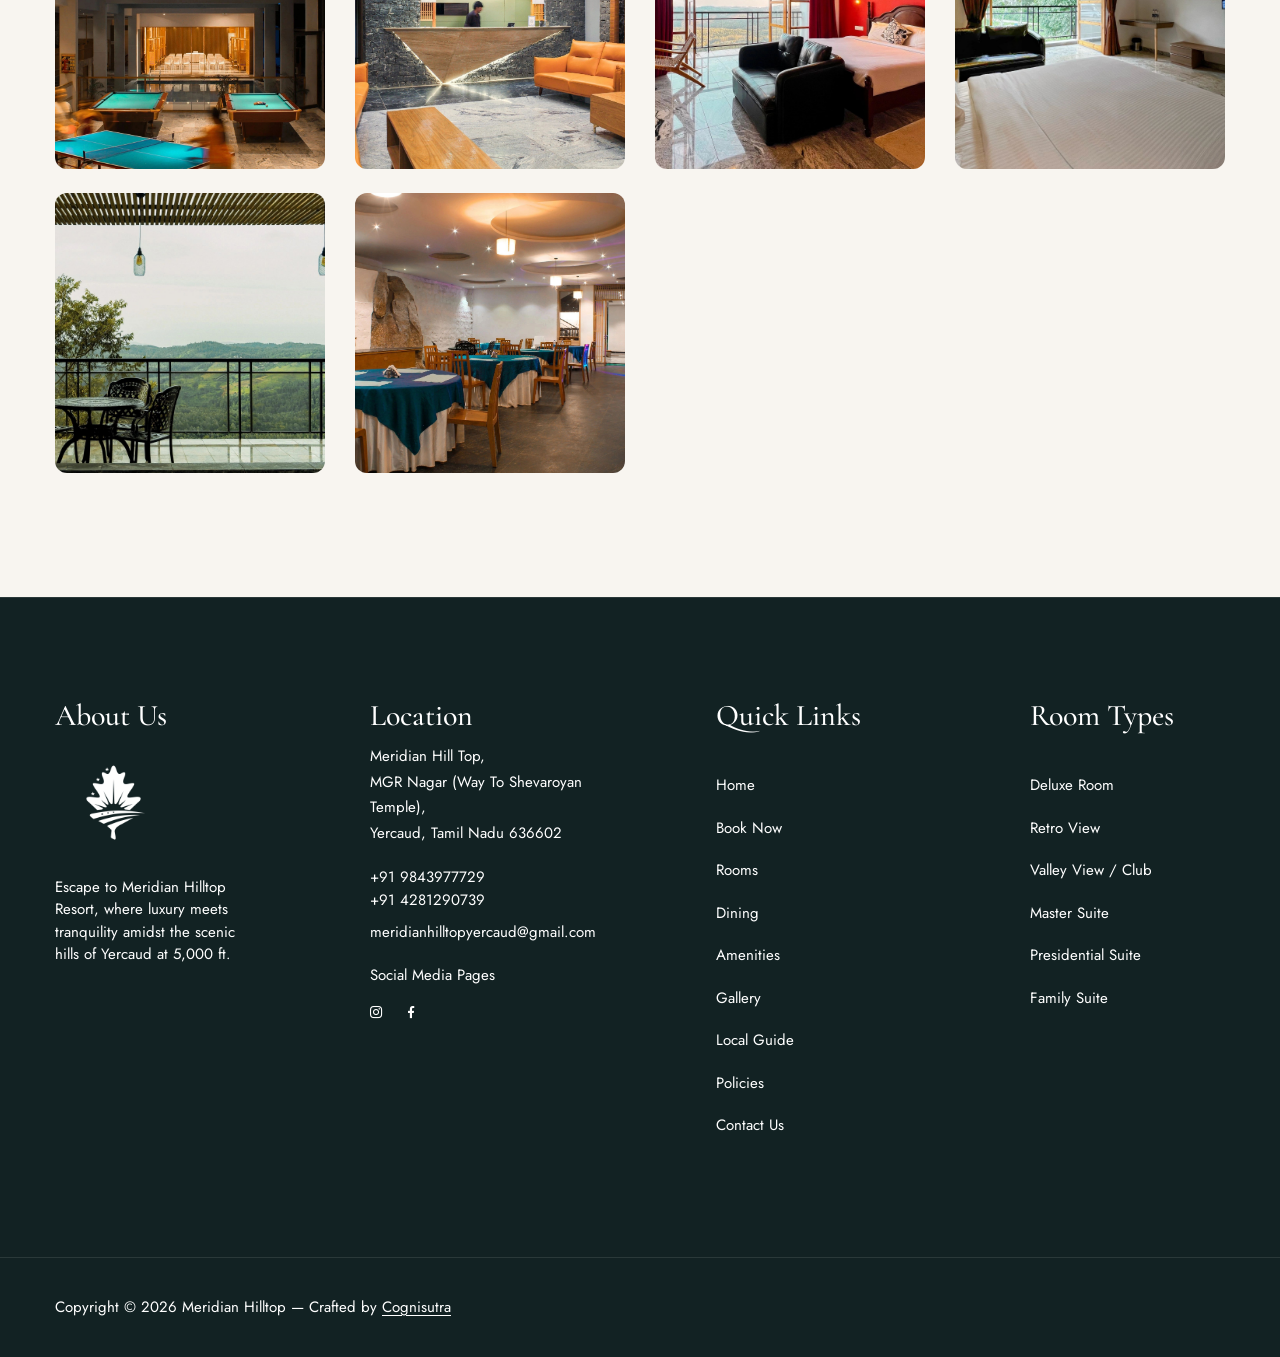
<file: gallery.html>
<!DOCTYPE html>
<html lang="en-IN" data-x="html" data-x-toggle="html-overflow-hidden">
<head>
  <meta charset="UTF-8">
  <meta name="viewport" content="width=device-width, initial-scale=1">
  <link rel="preconnect" href="https://fonts.googleapis.com/">
  <link rel="preconnect" href="https://fonts.gstatic.com/" crossorigin>
  <link href="https://fonts.googleapis.com/css2?family=Cormorant+Garamond:wght@400;500;600;700&family=Jost:wght@400;500;600;700&display=swap" rel="stylesheet">
  <link rel="stylesheet" href="css/vendors.css">
  <link rel="stylesheet" href="css/main.css">
  <link rel="stylesheet" href="https://cdnjs.cloudflare.com/ajax/libs/font-awesome/6.5.1/css/all.min.css">
  <link rel="icon" type="image/png" href="image/logo/logo_.png">
  <title>Gallery - Meridian Hilltop Yercaud</title>
  <meta name="description" content="Photo gallery of Meridian Hilltop Resort Yercaud. View our rooms, amenities, views, and the beautiful hilltop property." />
  <style>
    @media (max-width: 768px) { .baseCard__image { overflow: visible; } .baseCard__badge { bottom: 12px; left: 12px; font-size: 13px; padding: 6px 10px; z-index: 2; } }
    @media (max-width: 575px) { .header__logo img { height: 95px; width: 100% !important; } }
    .menuFullScreen__right { width: 35%; } .menuFullScreen-links { gap: 28px; }
    p { font-size: 15px; color: var(--color-accent-1); margin: 0; }
    .layout-pb-lg { padding-bottom: 100px; } .layout-pt-lg { padding-top: 90px; }
    .pt-100 { padding-top: 48px !important; }
    .menuFullScreen-links-subnav { position: absolute; top: 10%; left: 40%; }
    @media (max-width: 991px) { .menuFullScreen-links-subnav { overflow: hidden; position: relative; top: unset; left: unset; max-height: 0; padding-left: 0; pointer-events: none; opacity: 1; } }
    .layout-pt-lg { padding-top: 30px; }
    .whatsapp-float { position: fixed; bottom: 24px; right: 24px; z-index: 9999; width: 65px; height: 65px; background: #25D366; border-radius: 50%; display: flex; align-items: center; justify-content: center; color: #fff; font-size: 30px; box-shadow: 0 4px 15px rgba(0,0,0,0.2); transition: transform 0.3s; text-decoration: none; }
    .whatsapp-float:hover { transform: scale(1.1); color: #fff; }
    .gallery-grid-item { border-radius: 12px; overflow: hidden; margin-bottom: 24px; }
    .gallery-grid-item img { width: 100%; height: 280px; object-fit: cover; display: block; transition: transform 0.4s; }
    .gallery-grid-item:hover img { transform: scale(1.05); }
    .gallery-grid-item.tall img { height: 400px; }
    .gallery-section-title { font-family:'Cormorant Garamond',serif; font-size: 36px; color: #122223; margin-bottom: 30px; padding-bottom: 12px; border-bottom: 2px solid #e8e8e8; }
  </style>
</head>
<body>
  <div class="menuFullScreen js-menuFullScreen">
    <div class="menuFullScreen__topMobile js-menuFullScreen-topMobile">
      <div class="d-flex items-center text-white js-menuFullScreen-toggle">
        <i class="icon-menu text-9"></i>
        <div class="text-15 uppercase ml-30 sm:d-none">Menu</div>
      </div>
      <div><img src="image/logo/logo.png" alt="Meridian Hilltop"></div>
    </div>
    <div class="menuFullScreen__mobile__bg js-menuFullScreen-mobile-bg"></div>
    <div class="menuFullScreen__left">
      <div class="menuFullScreen__bg js-menuFullScreen-bg"><img src="image/a/2.jpg" alt="bg"></div>
      <button class="menuFullScreen__close js-menuFullScreen-toggle js-menuFullScreen-close-btn">
        <span class="icon"><span></span><span></span></span> CLOSE
      </button>
      <div class="menuFullScreen-links js-menuFullScreen-links">
        <div class="menuFullScreen-links__item"><a href="index.html">HOME</a></div>
        <div class="menuFullScreen-links__item"><a href="booking.html">BOOK NOW</a></div>
        <div class="menuFullScreen-links__item"><a href="rooms.html">ROOMS</a></div>
        <div class="menuFullScreen-links__item"><a href="dining.html">DINING</a></div>
        <div class="menuFullScreen-links__item"><a href="amenities.html">AMENITIES</a></div>
        <div class="menuFullScreen-links__item"><a href="gallery.html">GALLERY</a></div>
        <div class="menuFullScreen-links__item"><a href="guide.html">LOCAL GUIDE</a></div>
        <div class="menuFullScreen-links__item"><a href="policies.html">POLICIES</a></div>
        <div class="menuFullScreen-links__item"><a href="index.html#contact">CONTACT US</a></div>
      </div>
    </div>
    <div class="menuFullScreen__right js-menuFullScreen-right">
      <div class="text-center">
        <div class="mb-100" style="margin-bottom:30px !important"><img src="image/logo/logo_.png" alt="logo" style="width:23%;"></div>
        <div class="mt-40"><div class="text-30 text-sec fw-500">Location</div><div class="mt-10">Yercaud, Tamil Nadu</div></div>
        <div class="mt-40">
          <div class="text-30 text-sec fw-500">Phone Support</div>
          <div class="mt-10">
            <div><a href="tel:+919843977729">+91 9843977729</a></div>
            <div><a href="mailto:meridianhilltopyercaud@gmail.com">meridianhilltopyercaud@gmail.com</a></div>
          </div>
        </div>
        <div class="mt-40"><div class="text-30 text-sec fw-500">Connect With Us</div><div class="mt-10"><a href="tel:+919843977729">+91 9843977729</a></div></div>
      </div>
    </div>
    <div class="menuFullScreen__bottomMobile js-menuFullScreen-buttomMobile">
      <a href="booking.html" class="button rounded-200 w-1/1 py-20 -light-1 bg-accent-2">BOOK YOUR STAY</a>
      <a href="tel:+919843977729" class="d-flex items-center mt-40"><i class="icon-phone mr-10"></i><span>+91 9843977729 | +91 4281290739</span></a>
      <a href="#" class="d-flex mt-20"><i class="icon-map mr-10"></i><span>Yercaud, Tamil Nadu</span></a>
      <a href="mailto:meridianhilltopyercaud@gmail.com" class="d-flex items-center mt-20"><i class="icon-mail mr-10"></i><span>meridianhilltopyercaud@gmail.com</span></a>
    </div>
  </div>
  <div class="cursor js-cursor">
    <div class="cursor__wrapper">
      <div class="cursor__follower js-follower"></div>
      <div class="cursor__label js-label"></div>
      <div class="cursor__icon js-icon"></div>
    </div>
  </div>
  <a href="https://wa.me/919843977729?text=Hi! I am Looking for stay!" target="_blank" class="whatsapp-float"><i class="fab fa-whatsapp"></i></a>
  <main>
    <header class="header -h-110 -blur js-header" data-add-bg="bg-accent-1" data-x="header" data-x-toggle="-is-menu-opened">
      <div class="container">
        <div class="header__container h-full items-center">
          <div class="header__left d-flex items-center">
            <button class="d-flex items-center js-menuFullScreen-toggle">
              <i class="icon-menu text-9 text-white"></i>
              <div class="text-15 uppercase text-white ml-30 sm:d-none">Menu</div>
            </button>
            <div class="d-flex items-center ml-60 xl:d-none">
              <i class="icon-phone text-20 text-white mr-30"></i>
              <div class="text-15 uppercase text-white">+91 9843977729</div>
            </div>
          </div>
          <div class="header__center">
            <div class="header__logo" style="text-align:center;">
              <a href="index.html"><img src="image/logo/logo.png" alt="Meridian Hilltop" style="width:23%;"></a>
            </div>
          </div>
          <div class="header__right d-flex items-center h-full">
            <div class="d-flex items-center ml-60 xl:d-none" style="margin-right:1rem !important;">
              <i class="icon-mail text-20 text-white mr-30"></i>
              <div class="text-15 text-white">meridianhilltopyercaud@gmail.com</div>
            </div>
            <a href="booking.html" class="button -md -outline-white text-white xl:d-none">BOOK NOW</a>
          </div>
        </div>
      </div>
    </header>
    <section class="hero -type-3 bg-accent-1" style="min-height:auto; padding-bottom:60px;">
      <div class="container">
        <div class="row items-center">
          <div class="col-12 text-center pt-100">
            <div class="hero__subtitle text-15 uppercase text-white mb-20">PHOTO GALLERY</div>
            <h1 class="hero__title text-white" style="font-size:72px;">Moments at Meridian</h1>
            <p class="text-white mt-20" style="opacity:0.8; font-size:17px;">Explore the beauty of our resort through these snapshots.</p>
          </div>
        </div>
      </div>
    </section>
    <section class="layout-pt-lg layout-pb-lg bg-light-1">
      <div class="container">
        <h2 class="gallery-section-title">Rooms</h2>
        <div class="row">
          <div class="col-lg-4 col-md-6"><div class="gallery-grid-item"><img src="image/r/1.jpg" alt="Deluxe Room"></div></div>
          <div class="col-lg-4 col-md-6"><div class="gallery-grid-item"><img src="image/r/2.jpg" alt="Retro View"></div></div>
          <div class="col-lg-4 col-md-6"><div class="gallery-grid-item"><img src="image/r/3.jpg" alt="Valley View"></div></div>
          <div class="col-lg-4 col-md-6"><div class="gallery-grid-item"><img src="image/r/4.jpg" alt="Master Suite"></div></div>
          <div class="col-lg-4 col-md-6"><div class="gallery-grid-item"><img src="image/r/5.jpg" alt="Presidential Suite"></div></div>
          <div class="col-lg-4 col-md-6"><div class="gallery-grid-item"><img src="image/r/6.jpg" alt="Family Suite"></div></div>
        </div>
        <h2 class="gallery-section-title mt-40">Amenities</h2>
        <div class="row">
          <div class="col-lg-4 col-md-6"><div class="gallery-grid-item"><img src="image/suites/1.jpg" alt="LOS DOBAD"></div></div>
          <div class="col-lg-4 col-md-6"><div class="gallery-grid-item"><img src="image/suites/2.jpg" alt="THAI AROMA"></div></div>
          <div class="col-lg-4 col-md-6"><div class="gallery-grid-item"><img src="image/suites/3.jpg" alt="JADE SHOWER"></div></div>
          <div class="col-lg-4 col-md-6"><div class="gallery-grid-item"><img src="image/suites/4.jpg" alt="Swimming Pool"></div></div>
          <div class="col-lg-4 col-md-6"><div class="gallery-grid-item"><img src="image/suites/5.jpg" alt="MANGAL TENSILE"></div></div>
          <div class="col-lg-4 col-md-6"><div class="gallery-grid-item"><img src="image/suites/6.jpg" alt="Home Theatre"></div></div>
          <div class="col-lg-4 col-md-6"><div class="gallery-grid-item"><img src="image/suites/7.jpg" alt="Campfire"></div></div>
          <div class="col-lg-4 col-md-6"><div class="gallery-grid-item"><img src="image/suites/8.jpg" alt="Indoor Games"></div></div>
        </div>
        <h2 class="gallery-section-title mt-40">Resort Views</h2>
        <div class="row">
          <div class="col-lg-4 col-md-6"><div class="gallery-grid-item"><img src="image/a/2.jpg" alt="Resort View"></div></div>
          <div class="col-lg-4 col-md-6"><div class="gallery-grid-item"><img src="image/a/3.jpg" alt="Hill View"></div></div>
          <div class="col-lg-4 col-md-6"><div class="gallery-grid-item"><img src="image/a/4.jpg" alt="Yercaud Scenery"></div></div>
          <div class="col-lg-4 col-md-6"><div class="gallery-grid-item"><img src="image/a/5.jpg" alt="Property View"></div></div>
          <div class="col-lg-4 col-md-6"><div class="gallery-grid-item"><img src="image/a/6.jpg" alt="Yercaud Views"></div></div>
        </div>
        <h2 class="gallery-section-title mt-40">Around the Property</h2>
        <div class="row">
          <div class="col-lg-3 col-md-4 col-6"><div class="gallery-grid-item"><img src="image/s/1.jpg" alt="Meridian Hilltop"></div></div>
          <div class="col-lg-3 col-md-4 col-6"><div class="gallery-grid-item"><img src="image/s/2.jpg" alt="Meridian Hilltop"></div></div>
          <div class="col-lg-3 col-md-4 col-6"><div class="gallery-grid-item"><img src="image/s/3.jpg" alt="Meridian Hilltop"></div></div>
          <div class="col-lg-3 col-md-4 col-6"><div class="gallery-grid-item"><img src="image/s/4.jpg" alt="Meridian Hilltop"></div></div>
          <div class="col-lg-3 col-md-4 col-6"><div class="gallery-grid-item"><img src="image/s/5.jpg" alt="Meridian Hilltop"></div></div>
          <div class="col-lg-3 col-md-4 col-6"><div class="gallery-grid-item"><img src="image/s/6.jpg" alt="Meridian Hilltop"></div></div>
        </div>
      </div>
    </section>
    <footer class="footer -type-2 bg-accent-1 -text-white"><div class="footer__main"><div class="container"><div class="footer__grid">
      <div><h4 class="text-30 fw-500 mb-10">About Us</h4><div class="d-flex flex-column"><img src="image/logo/logo_.png" alt="Meridian Hilltop" style="width:60%; margin-bottom:15px;"><p class="text-white">Escape to Meridian Hilltop Resort, where luxury meets tranquility amidst the scenic hills of Yercaud at 5,000 ft.</p></div></div>
      <div><h4 class="text-30 fw-500 mb-10">Location</h4><div class="d-flex flex-column md:mt-20"><div><a class="d-block text-15 lh-17 mb-20" href="#">Meridian Hill Top,<br>MGR Nagar (Way To Shevaroyan Temple),<br>Yercaud, Tamil Nadu 636602</a></div><div class="d-flex flex-column"><div><a class="d-block text-15" href="tel:+919843977729">+91 9843977729<br>+91 4281290739</a></div><div class="mt-10"><a class="d-block text-15" href="mailto:meridianhilltopyercaud@gmail.com">meridianhilltopyercaud@gmail.com</a></div></div></div><div class="text-15 mt-20">Social Media Pages</div><div class="row x-gap-25 y-gap-10 items-center pt-20 md:pt-40"><div class="col-auto"><a href="https://www.instagram.com/meridian_hilltop" target="_blank" class="d-flex"><i class="icon-instagram text-13"></i></a></div><div class="col-auto"><a href="https://www.facebook.com/105141808643495" target="_blank" class="d-flex"><i class="icon-facebook text-13"></i></a></div></div></div>
      <div><h4 class="text-30 fw-500">Quick Links</h4><div class="d-flex flex-column mt-40 md:mt-20"><div class="mb-20"><a class="d-block text-15" href="index.html">Home</a></div><div class="mb-20"><a class="d-block text-15" href="booking.html">Book Now</a></div><div class="mb-20"><a class="d-block text-15" href="rooms.html">Rooms</a></div><div class="mb-20"><a class="d-block text-15" href="dining.html">Dining</a></div><div class="mb-20"><a class="d-block text-15" href="amenities.html">Amenities</a></div><div class="mb-20"><a class="d-block text-15" href="gallery.html">Gallery</a></div><div class="mb-20"><a class="d-block text-15" href="guide.html">Local Guide</a></div><div class="mb-20"><a class="d-block text-15" href="policies.html">Policies</a></div><div class="mb-20"><a class="d-block text-15" href="index.html#contact">Contact Us</a></div></div></div>
      <div><h4 class="text-30 fw-500">Room Types</h4><div class="d-flex flex-column mt-40 md:mt-20"><div class="mb-20"><a class="d-block text-15" href="rooms.html">Deluxe Room</a></div><div class="mb-20"><a class="d-block text-15" href="rooms.html">Retro View</a></div><div class="mb-20"><a class="d-block text-15" href="rooms.html">Valley View / Club</a></div><div class="mb-20"><a class="d-block text-15" href="rooms.html">Master Suite</a></div><div class="mb-20"><a class="d-block text-15" href="rooms.html">Presidential Suite</a></div><div class="mb-20"><a class="d-block text-15" href="rooms.html">Family Suite</a></div></div></div>
    </div></div></div><div class="footer__bottom"><div class="container"><div class="row y-gap-30 justify-between md:justify-center items-center"><div class="col-sm-auto"><div class="text-15 text-center">Copyright &copy; 2026 Meridian Hilltop &mdash; Crafted by <a href="https://cognisutra.in" target="_blank" style="color:inherit;text-decoration:underline;text-underline-offset:3px;">Cognisutra</a></div></div></div></div></div></footer>
  </main>
  <script src="js/vendors.js"></script>
  <script src="js/main.js"></script>
  <script>(function(){var m=document.querySelector('.js-menuFullScreen');if(!m)return;function o(){m.classList.add('is-active');document.body.classList.add('overflow-hidden')}function c(){m.classList.remove('is-active');document.body.classList.remove('overflow-hidden')}document.querySelectorAll('.js-menuFullScreen-toggle').forEach(function(e){e.addEventListener('click',function(){m.classList.contains('is-active')?c():o()})});document.querySelectorAll('.js-menuFullScreen-close-btn').forEach(function(e){e.addEventListener('click',c)});document.querySelectorAll('.menuFullScreen-links a').forEach(function(e){e.addEventListener('click',c)})})();</script>
</body>
</html>
</file>
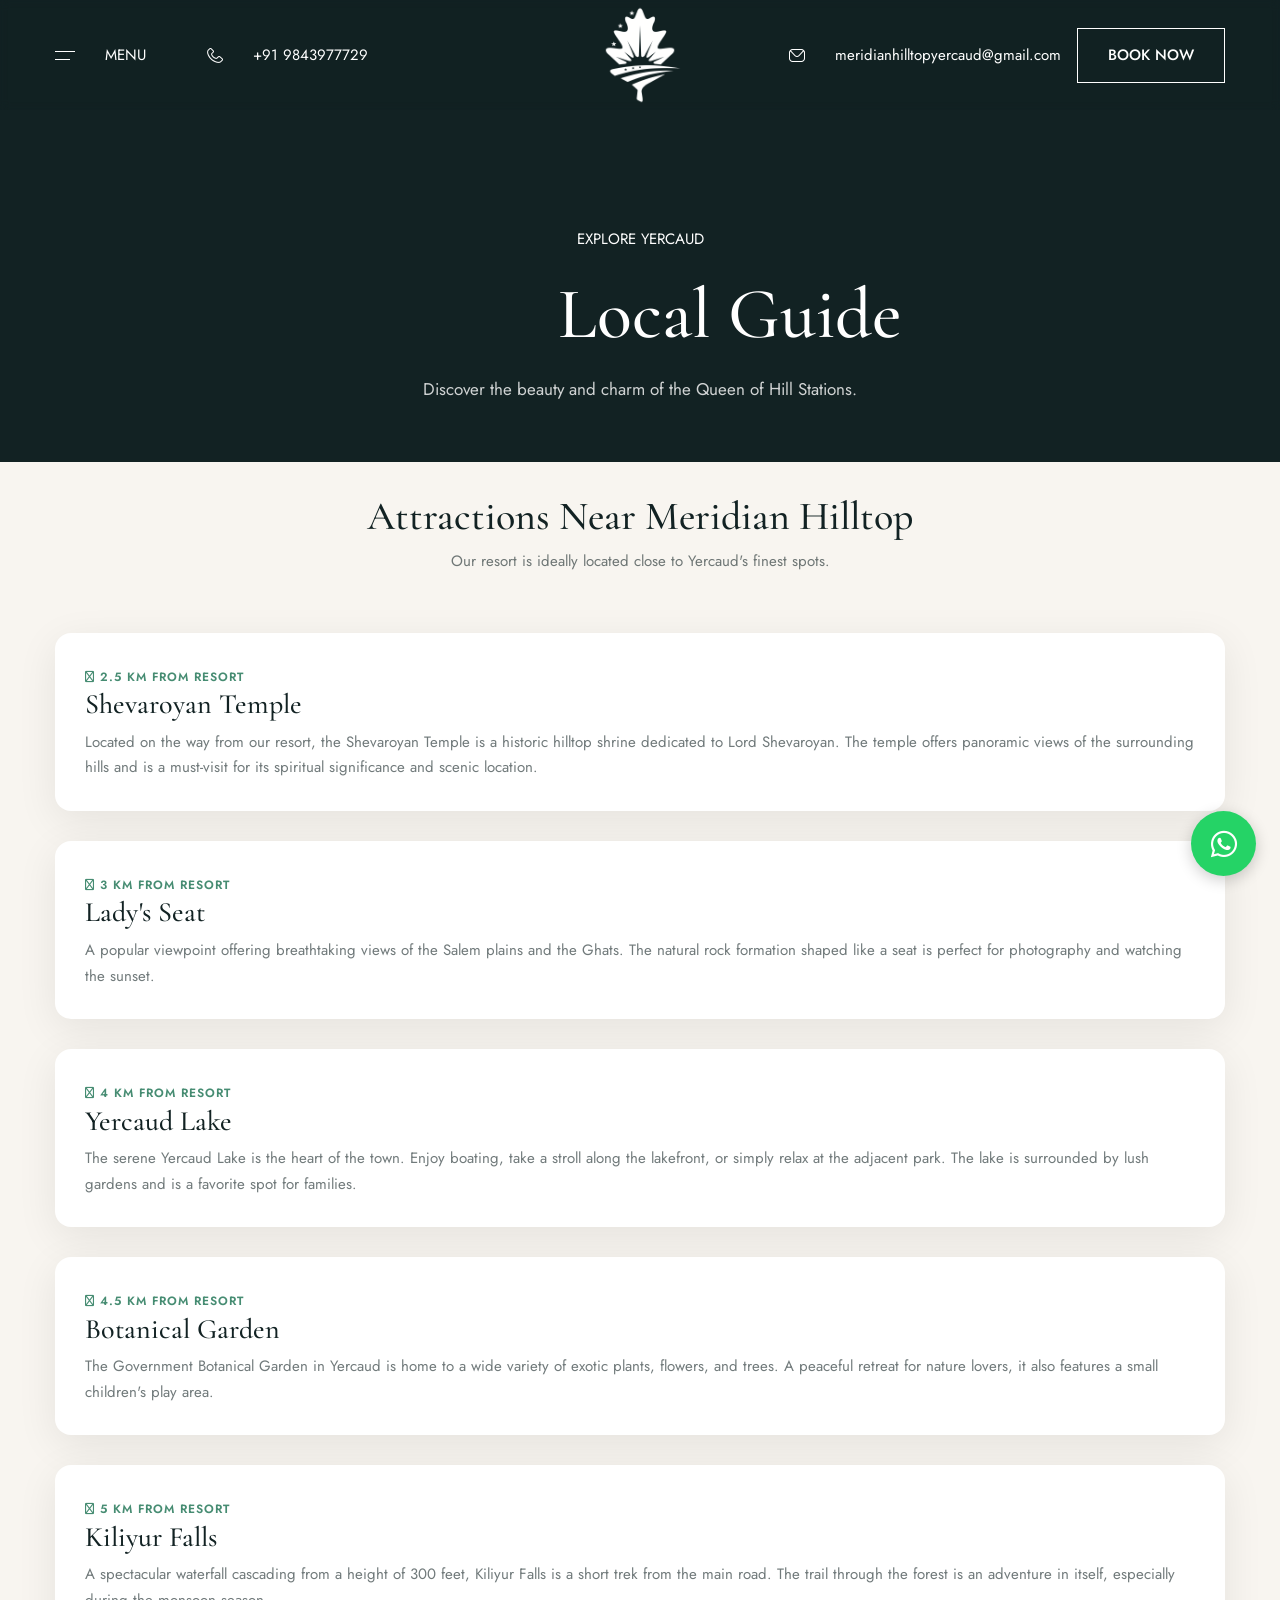
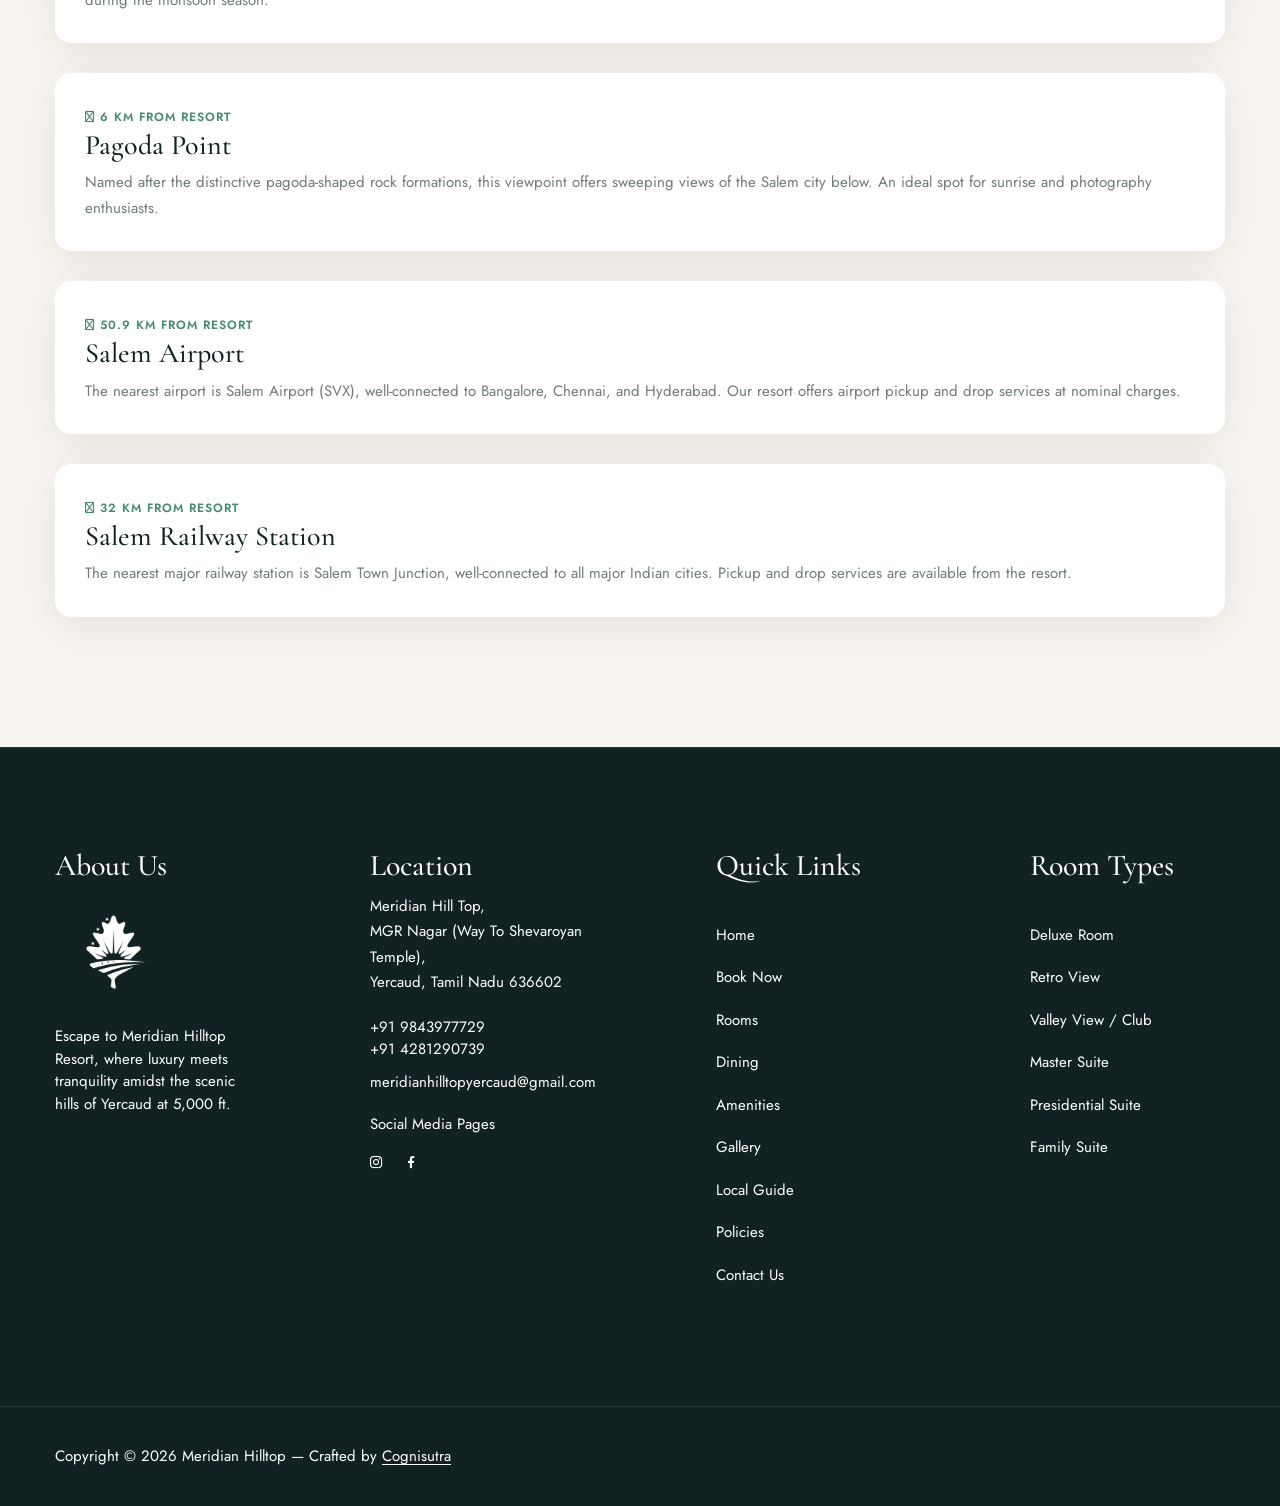
<file: guide.html>
<!DOCTYPE html>
<html lang="en-IN" data-x="html" data-x-toggle="html-overflow-hidden">
<head>
  <meta charset="UTF-8">
  <meta name="viewport" content="width=device-width, initial-scale=1">
  <link rel="preconnect" href="https://fonts.googleapis.com/">
  <link rel="preconnect" href="https://fonts.gstatic.com/" crossorigin>
  <link href="https://fonts.googleapis.com/css2?family=Cormorant+Garamond:wght@400;500;600;700&family=Jost:wght@400;500;600;700&display=swap" rel="stylesheet">
  <link rel="stylesheet" href="css/vendors.css">
  <link rel="stylesheet" href="css/main.css">
  <link rel="stylesheet" href="https://cdnjs.cloudflare.com/ajax/libs/font-awesome/6.5.1/css/all.min.css">
  <link rel="icon" type="image/png" href="image/logo/logo_.png">
  <title>Local Guide - Meridian Hilltop Yercaud</title>
  <meta name="description" content="Explore Yercaud with Meridian Hilltop. Guide to nearby attractions, Shevaroyan Temple, Lady's Seat, botanical garden, and more." />
  <style>
    @media (max-width: 768px) { .baseCard__image { overflow: visible; } .baseCard__badge { bottom: 12px; left: 12px; font-size: 13px; padding: 6px 10px; z-index: 2; } }
    @media (max-width: 575px) { .header__logo img { height: 95px; width: 100% !important; } }
    .menuFullScreen__right { width: 35%; } .menuFullScreen-links { gap: 28px; }
    p { font-size: 15px; color: var(--color-accent-1); margin: 0; }
    .layout-pb-lg { padding-bottom: 100px; } .layout-pt-lg { padding-top: 90px; }
    .pt-100 { padding-top: 48px !important; }
    .menuFullScreen-links-subnav { position: absolute; top: 10%; left: 40%; }
    @media (max-width: 991px) { .menuFullScreen-links-subnav { overflow: hidden; position: relative; top: unset; left: unset; max-height: 0; padding-left: 0; pointer-events: none; opacity: 1; } }
    .layout-pt-lg { padding-top: 30px; }
    .whatsapp-float { position: fixed; bottom: 24px; right: 24px; z-index: 9999; width: 65px; height: 65px; background: #25D366; border-radius: 50%; display: flex; align-items: center; justify-content: center; color: #fff; font-size: 30px; box-shadow: 0 4px 15px rgba(0,0,0,0.2); transition: transform 0.3s; text-decoration: none; }
    .whatsapp-float:hover { transform: scale(1.1); color: #fff; }
    .guide-card { background: #fff; border-radius: 16px; overflow: hidden; box-shadow: 0 10px 40px rgba(0,0,0,0.08); margin-bottom: 30px; display: flex; flex-wrap: wrap; }
    .guide-card .guide-img { width: 300px; min-height: 220px; object-fit: cover; flex-shrink: 0; }
    .guide-card .guide-body { padding: 30px; flex: 1; }
    .guide-card .guide-body h3 { font-family:'Cormorant Garamond',serif; font-size: 28px; color: #122223; }
    .guide-card .guide-body p { font-family:'Jost',sans-serif; color: rgba(18,34,35,0.6); margin-top: 8px; line-height: 1.7; }
    .guide-card .guide-body .guide-dist { display: inline-block; font-family:'Jost',sans-serif; font-size: 12px; text-transform: uppercase; letter-spacing: 1px; color: #468C72; font-weight: 600; }
    @media (max-width: 767px) { .guide-card .guide-img { width: 100%; height: 200px; } }
  </style>
</head>
<body>
  <div class="menuFullScreen js-menuFullScreen">
    <div class="menuFullScreen__topMobile js-menuFullScreen-topMobile"><div class="d-flex items-center text-white js-menuFullScreen-toggle"><i class="icon-menu text-9"></i><div class="text-15 uppercase ml-30 sm:d-none">Menu</div></div><div><img src="image/logo/logo.png" alt="Meridian Hilltop"></div></div>
    <div class="menuFullScreen__mobile__bg js-menuFullScreen-mobile-bg"></div>
    <div class="menuFullScreen__left">
      <div class="menuFullScreen__bg js-menuFullScreen-bg"><img src="image/a/2.jpg" alt="bg"></div>
      <button class="menuFullScreen__close js-menuFullScreen-toggle js-menuFullScreen-close-btn"><span class="icon"><span></span><span></span></span> CLOSE</button>
      <div class="menuFullScreen-links js-menuFullScreen-links">
        <div class="menuFullScreen-links__item"><a href="index.html">HOME</a></div>
        <div class="menuFullScreen-links__item"><a href="booking.html">BOOK NOW</a></div>
        <div class="menuFullScreen-links__item"><a href="rooms.html">ROOMS</a></div>
        <div class="menuFullScreen-links__item"><a href="dining.html">DINING</a></div>
        <div class="menuFullScreen-links__item"><a href="amenities.html">AMENITIES</a></div>
        <div class="menuFullScreen-links__item"><a href="gallery.html">GALLERY</a></div>
        <div class="menuFullScreen-links__item"><a href="guide.html">LOCAL GUIDE</a></div>
        <div class="menuFullScreen-links__item"><a href="policies.html">POLICIES</a></div>
        <div class="menuFullScreen-links__item"><a href="index.html#contact">CONTACT US</a></div>
      </div>
    </div>
    <div class="menuFullScreen__right js-menuFullScreen-right"><div class="text-center"><div class="mb-100" style="margin-bottom:30px !important"><img src="image/logo/logo_.png" alt="logo" style="width:23%;"></div><div class="mt-40"><div class="text-30 text-sec fw-500">Location</div><div class="mt-10">Yercaud, Tamil Nadu</div></div><div class="mt-40"><div class="text-30 text-sec fw-500">Phone Support</div><div class="mt-10"><div><a href="tel:+919843977729">+91 9843977729</a></div><div><a href="mailto:meridianhilltopyercaud@gmail.com">meridianhilltopyercaud@gmail.com</a></div></div></div><div class="mt-40"><div class="text-30 text-sec fw-500">Connect With Us</div><div class="mt-10"><a href="tel:+919843977729">+91 9843977729</a></div></div></div></div>
    <div class="menuFullScreen__bottomMobile js-menuFullScreen-buttomMobile">
      <a href="booking.html" class="button rounded-200 w-1/1 py-20 -light-1 bg-accent-2">BOOK YOUR STAY</a>
      <a href="tel:+919843977729" class="d-flex items-center mt-40"><i class="icon-phone mr-10"></i><span>+91 9843977729 | +91 4281290739</span></a>
      <a href="#" class="d-flex mt-20"><i class="icon-map mr-10"></i><span>Yercaud, Tamil Nadu</span></a>
      <a href="mailto:meridianhilltopyercaud@gmail.com" class="d-flex items-center mt-20"><i class="icon-mail mr-10"></i><span>meridianhilltopyercaud@gmail.com</span></a>
    </div>
  </div>
  <div class="cursor js-cursor"><div class="cursor__wrapper"><div class="cursor__follower js-follower"></div><div class="cursor__label js-label"></div><div class="cursor__icon js-icon"></div></div></div>
  <a href="https://wa.me/919843977729?text=Hi! I am Looking for stay!" target="_blank" class="whatsapp-float"><i class="fab fa-whatsapp"></i></a>
  <main>
    <header class="header -h-110 -blur js-header" data-add-bg="bg-accent-1" data-x="header" data-x-toggle="-is-menu-opened">
      <div class="container"><div class="header__container h-full items-center">
        <div class="header__left d-flex items-center">
          <button class="d-flex items-center js-menuFullScreen-toggle"><i class="icon-menu text-9 text-white"></i><div class="text-15 uppercase text-white ml-30 sm:d-none">Menu</div></button>
          <div class="d-flex items-center ml-60 xl:d-none"><i class="icon-phone text-20 text-white mr-30"></i><div class="text-15 uppercase text-white">+91 9843977729</div></div>
        </div>
        <div class="header__center"><div class="header__logo" style="text-align:center;"><a href="index.html"><img src="image/logo/logo.png" alt="Meridian Hilltop" style="width:23%;"></a></div></div>
        <div class="header__right d-flex items-center h-full">
          <div class="d-flex items-center ml-60 xl:d-none" style="margin-right:1rem !important;"><i class="icon-mail text-20 text-white mr-30"></i><div class="text-15 text-white">meridianhilltopyercaud@gmail.com</div></div>
          <a href="booking.html" class="button -md -outline-white text-white xl:d-none">BOOK NOW</a>
        </div>
      </div></div>
    </header>
    <section class="hero -type-3 bg-accent-1" style="min-height:auto; padding-bottom:60px;">
      <div class="container"><div class="row items-center"><div class="col-12 text-center pt-100"><div class="hero__subtitle text-15 uppercase text-white mb-20">EXPLORE YERCAUD</div><h1 class="hero__title text-white" style="font-size:72px;">Local Guide</h1><p class="text-white mt-20" style="opacity:0.8; font-size:17px;">Discover the beauty and charm of the Queen of Hill Stations.</p></div></div></div>
    </section>
    <section class="layout-pt-lg layout-pb-lg bg-light-1">
      <div class="container">
        <div class="text-center mb-60">
          <h2 class="text-40 md:text-28" style="font-family:'Cormorant Garamond',serif; color:#122223;">Attractions Near Meridian Hilltop</h2>
          <p style="font-family:'Jost',sans-serif; color:rgba(18,34,35,0.6); margin-top:10px;">Our resort is ideally located close to Yercaud's finest spots.</p>
        </div>
        <div class="guide-card">
          <div class="guide-body">
            <div class="guide-dist"><i class="fa-regular fa-location-dot"></i> 2.5 km from resort</div>
            <h3>Shevaroyan Temple</h3>
            <p>Located on the way from our resort, the Shevaroyan Temple is a historic hilltop shrine dedicated to Lord Shevaroyan. The temple offers panoramic views of the surrounding hills and is a must-visit for its spiritual significance and scenic location.</p>
          </div>
        </div>
        <div class="guide-card">
          <div class="guide-body">
            <div class="guide-dist"><i class="fa-regular fa-location-dot"></i> 3 km from resort</div>
            <h3>Lady's Seat</h3>
            <p>A popular viewpoint offering breathtaking views of the Salem plains and the Ghats. The natural rock formation shaped like a seat is perfect for photography and watching the sunset.</p>
          </div>
        </div>
        <div class="guide-card">
          <div class="guide-body">
            <div class="guide-dist"><i class="fa-regular fa-location-dot"></i> 4 km from resort</div>
            <h3>Yercaud Lake</h3>
            <p>The serene Yercaud Lake is the heart of the town. Enjoy boating, take a stroll along the lakefront, or simply relax at the adjacent park. The lake is surrounded by lush gardens and is a favorite spot for families.</p>
          </div>
        </div>
        <div class="guide-card">
          <div class="guide-body">
            <div class="guide-dist"><i class="fa-regular fa-location-dot"></i> 4.5 km from resort</div>
            <h3>Botanical Garden</h3>
            <p>The Government Botanical Garden in Yercaud is home to a wide variety of exotic plants, flowers, and trees. A peaceful retreat for nature lovers, it also features a small children's play area.</p>
          </div>
        </div>
        <div class="guide-card">
          <div class="guide-body">
            <div class="guide-dist"><i class="fa-regular fa-location-dot"></i> 5 km from resort</div>
            <h3>Kiliyur Falls</h3>
            <p>A spectacular waterfall cascading from a height of 300 feet, Kiliyur Falls is a short trek from the main road. The trail through the forest is an adventure in itself, especially during the monsoon season.</p>
          </div>
        </div>
        <div class="guide-card">
          <div class="guide-body">
            <div class="guide-dist"><i class="fa-regular fa-location-dot"></i> 6 km from resort</div>
            <h3>Pagoda Point</h3>
            <p>Named after the distinctive pagoda-shaped rock formations, this viewpoint offers sweeping views of the Salem city below. An ideal spot for sunrise and photography enthusiasts.</p>
          </div>
        </div>
        <div class="guide-card">
          <div class="guide-body">
            <div class="guide-dist"><i class="fa-regular fa-location-dot"></i> 50.9 km from resort</div>
            <h3>Salem Airport</h3>
            <p>The nearest airport is Salem Airport (SVX), well-connected to Bangalore, Chennai, and Hyderabad. Our resort offers airport pickup and drop services at nominal charges.</p>
          </div>
        </div>
        <div class="guide-card">
          <div class="guide-body">
            <div class="guide-dist"><i class="fa-regular fa-location-dot"></i> 32 km from resort</div>
            <h3>Salem Railway Station</h3>
            <p>The nearest major railway station is Salem Town Junction, well-connected to all major Indian cities. Pickup and drop services are available from the resort.</p>
          </div>
        </div>
      </div>
    </section>
    <footer class="footer -type-2 bg-accent-1 -text-white"><div class="footer__main"><div class="container"><div class="footer__grid">
      <div><h4 class="text-30 fw-500 mb-10">About Us</h4><div class="d-flex flex-column"><img src="image/logo/logo_.png" alt="Meridian Hilltop" style="width:60%; margin-bottom:15px;"><p class="text-white">Escape to Meridian Hilltop Resort, where luxury meets tranquility amidst the scenic hills of Yercaud at 5,000 ft.</p></div></div>
      <div><h4 class="text-30 fw-500 mb-10">Location</h4><div class="d-flex flex-column md:mt-20"><div><a class="d-block text-15 lh-17 mb-20" href="#">Meridian Hill Top,<br>MGR Nagar (Way To Shevaroyan Temple),<br>Yercaud, Tamil Nadu 636602</a></div><div class="d-flex flex-column"><div><a class="d-block text-15" href="tel:+919843977729">+91 9843977729<br>+91 4281290739</a></div><div class="mt-10"><a class="d-block text-15" href="mailto:meridianhilltopyercaud@gmail.com">meridianhilltopyercaud@gmail.com</a></div></div></div><div class="text-15 mt-20">Social Media Pages</div><div class="row x-gap-25 y-gap-10 items-center pt-20 md:pt-40"><div class="col-auto"><a href="https://www.instagram.com/meridian_hilltop" target="_blank" class="d-flex"><i class="icon-instagram text-13"></i></a></div><div class="col-auto"><a href="https://www.facebook.com/105141808643495" target="_blank" class="d-flex"><i class="icon-facebook text-13"></i></a></div></div></div>
      <div><h4 class="text-30 fw-500">Quick Links</h4><div class="d-flex flex-column mt-40 md:mt-20"><div class="mb-20"><a class="d-block text-15" href="index.html">Home</a></div><div class="mb-20"><a class="d-block text-15" href="booking.html">Book Now</a></div><div class="mb-20"><a class="d-block text-15" href="rooms.html">Rooms</a></div><div class="mb-20"><a class="d-block text-15" href="dining.html">Dining</a></div><div class="mb-20"><a class="d-block text-15" href="amenities.html">Amenities</a></div><div class="mb-20"><a class="d-block text-15" href="gallery.html">Gallery</a></div><div class="mb-20"><a class="d-block text-15" href="guide.html">Local Guide</a></div><div class="mb-20"><a class="d-block text-15" href="policies.html">Policies</a></div><div class="mb-20"><a class="d-block text-15" href="index.html#contact">Contact Us</a></div></div></div>
      <div><h4 class="text-30 fw-500">Room Types</h4><div class="d-flex flex-column mt-40 md:mt-20"><div class="mb-20"><a class="d-block text-15" href="rooms.html">Deluxe Room</a></div><div class="mb-20"><a class="d-block text-15" href="rooms.html">Retro View</a></div><div class="mb-20"><a class="d-block text-15" href="rooms.html">Valley View / Club</a></div><div class="mb-20"><a class="d-block text-15" href="rooms.html">Master Suite</a></div><div class="mb-20"><a class="d-block text-15" href="rooms.html">Presidential Suite</a></div><div class="mb-20"><a class="d-block text-15" href="rooms.html">Family Suite</a></div></div></div>
    </div></div></div><div class="footer__bottom"><div class="container"><div class="row y-gap-30 justify-between md:justify-center items-center"><div class="col-sm-auto"><div class="text-15 text-center">Copyright &copy; 2026 Meridian Hilltop &mdash; Crafted by <a href="https://cognisutra.in" target="_blank" style="color:inherit;text-decoration:underline;text-underline-offset:3px;">Cognisutra</a></div></div></div></div></div></footer>
  </main>
  <script src="js/vendors.js"></script>
  <script src="js/main.js"></script>
  <script>(function(){var m=document.querySelector('.js-menuFullScreen');if(!m)return;function o(){m.classList.add('is-active');document.body.classList.add('overflow-hidden')}function c(){m.classList.remove('is-active');document.body.classList.remove('overflow-hidden')}document.querySelectorAll('.js-menuFullScreen-toggle').forEach(function(e){e.addEventListener('click',function(){m.classList.contains('is-active')?c():o()})});document.querySelectorAll('.js-menuFullScreen-close-btn').forEach(function(e){e.addEventListener('click',c)});document.querySelectorAll('.menuFullScreen-links a').forEach(function(e){e.addEventListener('click',c)})})();</script>
</body>
</html>
</file>
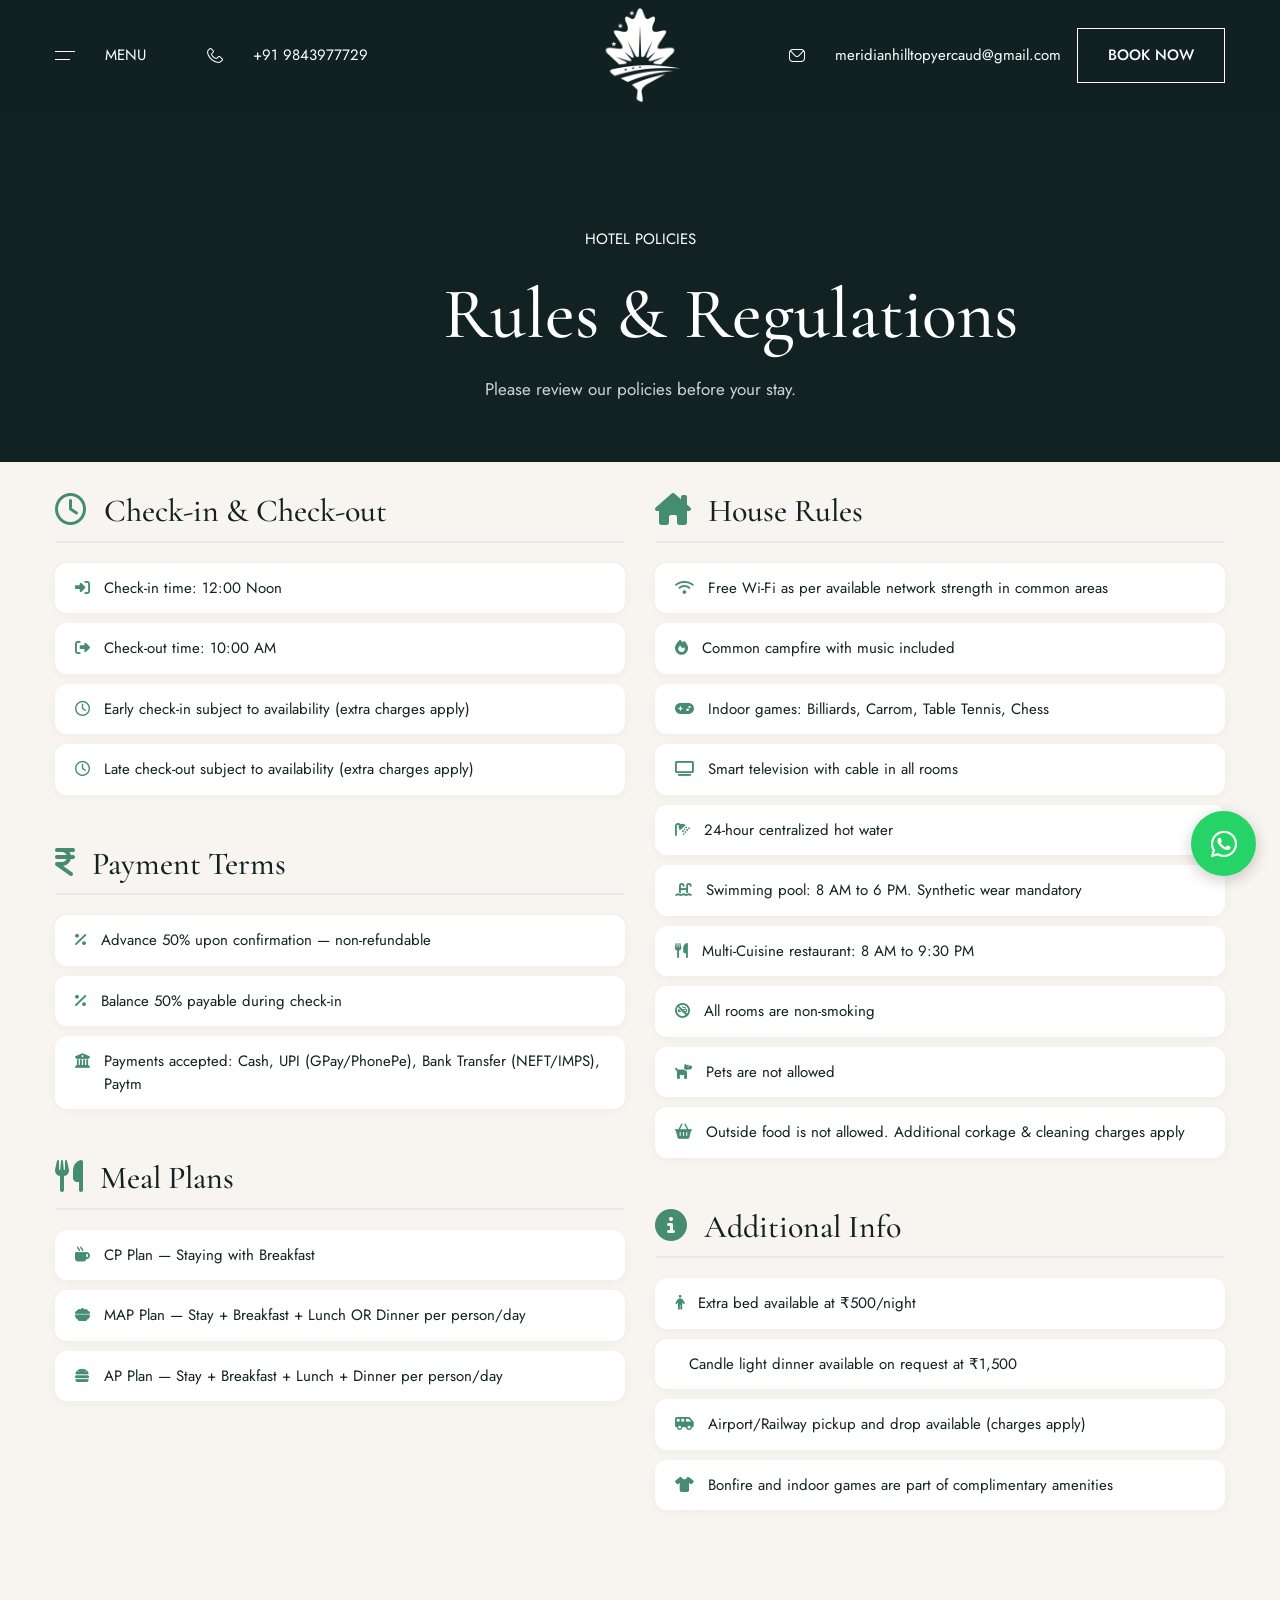
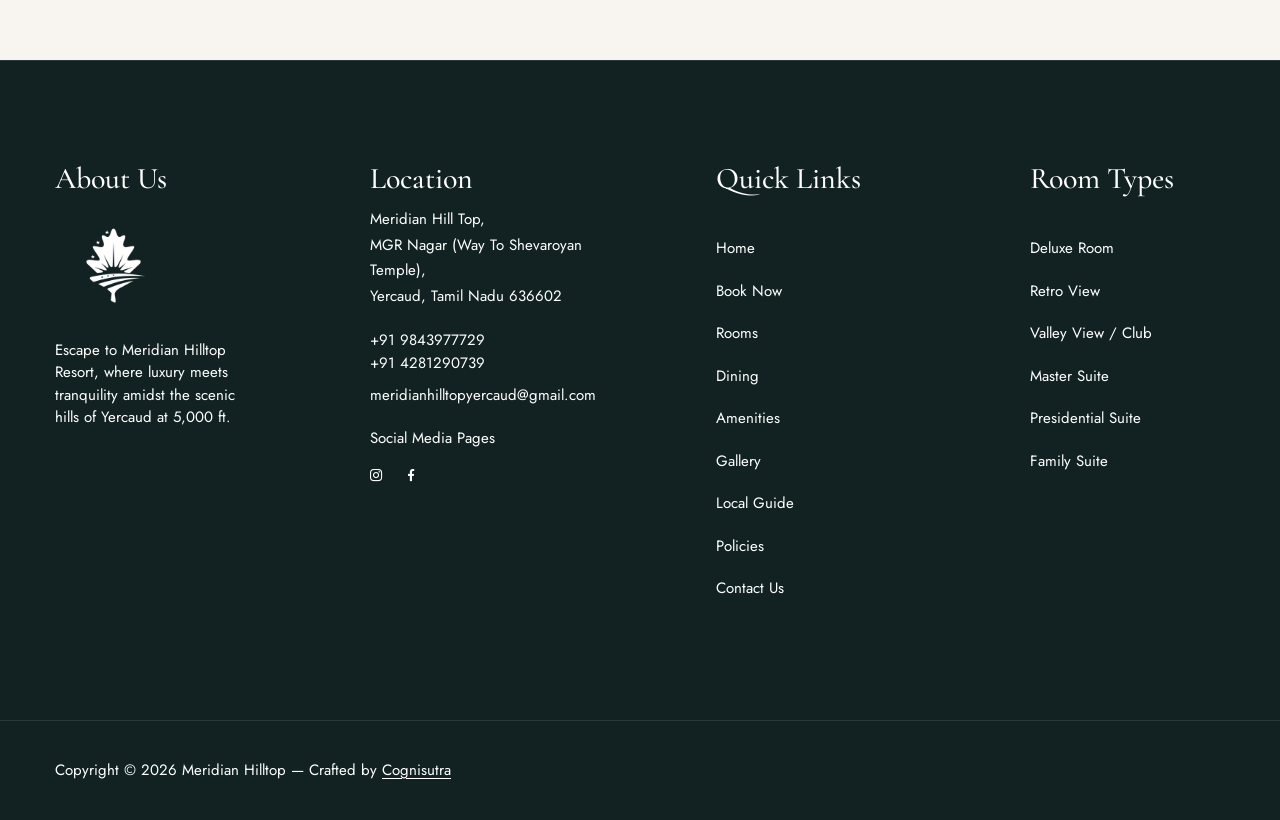
<file: policies.html>
<!DOCTYPE html>
<html lang="en-IN" data-x="html" data-x-toggle="html-overflow-hidden">
<head>
  <meta charset="UTF-8">
  <meta name="viewport" content="width=device-width, initial-scale=1">
  <link rel="preconnect" href="https://fonts.googleapis.com/">
  <link rel="preconnect" href="https://fonts.gstatic.com/" crossorigin>
  <link href="https://fonts.googleapis.com/css2?family=Cormorant+Garamond:wght@400;500;600;700&family=Jost:wght@400;500;600;700&display=swap" rel="stylesheet">
  <link rel="stylesheet" href="css/vendors.css">
  <link rel="stylesheet" href="css/main.css">
  <link rel="stylesheet" href="https://cdnjs.cloudflare.com/ajax/libs/font-awesome/6.5.1/css/all.min.css">
  <link rel="icon" type="image/png" href="image/logo/logo_.png">
  <title>Policies - Meridian Hilltop Yercaud</title>
  <meta name="description" content="Hotel policies at Meridian Hilltop Resort Yercaud. Check-in/out timings, cancellation, payment terms and house rules." />
  <style>
    @media (max-width: 768px) { .baseCard__image { overflow: visible; } .baseCard__badge { bottom: 12px; left: 12px; font-size: 13px; padding: 6px 10px; z-index: 2; } }
    @media (max-width: 575px) { .header__logo img { height: 95px; width: 100% !important; } }
    .menuFullScreen__right { width: 35%; } .menuFullScreen-links { gap: 28px; }
    p { font-size: 15px; color: var(--color-accent-1); margin: 0; }
    .layout-pb-lg { padding-bottom: 100px; } .layout-pt-lg { padding-top: 90px; }
    .pt-100 { padding-top: 48px !important; }
    .menuFullScreen-links-subnav { position: absolute; top: 10%; left: 40%; }
    @media (max-width: 991px) { .menuFullScreen-links-subnav { overflow: hidden; position: relative; top: unset; left: unset; max-height: 0; padding-left: 0; pointer-events: none; opacity: 1; } }
    .layout-pt-lg { padding-top: 30px; }
    .whatsapp-float { position: fixed; bottom: 24px; right: 24px; z-index: 9999; width: 65px; height: 65px; background: #25D366; border-radius: 50%; display: flex; align-items: center; justify-content: center; color: #fff; font-size: 30px; box-shadow: 0 4px 15px rgba(0,0,0,0.2); transition: transform 0.3s; text-decoration: none; }
    .whatsapp-float:hover { transform: scale(1.1); color: #fff; }
    .policy-section { margin-bottom: 50px; }
    .policy-section h2 { font-family:'Cormorant Garamond',serif; font-size: 32px; color: #122223; margin-bottom: 20px; padding-bottom: 10px; border-bottom: 2px solid #e8e8e8; }
    .policy-section ul { list-style: none; padding: 0; margin: 0; }
    .policy-section ul li { padding: 14px 20px; background: #fff; border-radius: 12px; margin-bottom: 10px; font-family:'Jost',sans-serif; font-size: 15px; color: #122223; display: flex; align-items: flex-start; gap: 14px; box-shadow: 0 2px 10px rgba(0,0,0,0.04); }
    .policy-section ul li i { color: #468C72; margin-top: 3px; flex-shrink: 0; }
  </style>
</head>
<body>
  <div class="menuFullScreen js-menuFullScreen">
    <div class="menuFullScreen__topMobile js-menuFullScreen-topMobile">
      <div class="d-flex items-center text-white js-menuFullScreen-toggle"><i class="icon-menu text-9"></i><div class="text-15 uppercase ml-30 sm:d-none">Menu</div></div>
      <div><img src="image/logo/logo.png" alt="Meridian Hilltop"></div>
    </div>
    <div class="menuFullScreen__mobile__bg js-menuFullScreen-mobile-bg"></div>
    <div class="menuFullScreen__left">
      <div class="menuFullScreen__bg js-menuFullScreen-bg"><img src="image/a/2.jpg" alt="bg"></div>
      <button class="menuFullScreen__close js-menuFullScreen-toggle js-menuFullScreen-close-btn"><span class="icon"><span></span><span></span></span> CLOSE</button>
      <div class="menuFullScreen-links js-menuFullScreen-links">
        <div class="menuFullScreen-links__item"><a href="index.html">HOME</a></div>
        <div class="menuFullScreen-links__item"><a href="booking.html">BOOK NOW</a></div>
        <div class="menuFullScreen-links__item"><a href="rooms.html">ROOMS</a></div>
        <div class="menuFullScreen-links__item"><a href="dining.html">DINING</a></div>
        <div class="menuFullScreen-links__item"><a href="amenities.html">AMENITIES</a></div>
        <div class="menuFullScreen-links__item"><a href="gallery.html">GALLERY</a></div>
        <div class="menuFullScreen-links__item"><a href="guide.html">LOCAL GUIDE</a></div>
        <div class="menuFullScreen-links__item"><a href="policies.html">POLICIES</a></div>
        <div class="menuFullScreen-links__item"><a href="index.html#contact">CONTACT US</a></div>
      </div>
    </div>
    <div class="menuFullScreen__right js-menuFullScreen-right"><div class="text-center"><div class="mb-100" style="margin-bottom:30px !important"><img src="image/logo/logo_.png" alt="logo" style="width:23%;"></div><div class="mt-40"><div class="text-30 text-sec fw-500">Location</div><div class="mt-10">Yercaud, Tamil Nadu</div></div><div class="mt-40"><div class="text-30 text-sec fw-500">Phone Support</div><div class="mt-10"><div><a href="tel:+919843977729">+91 9843977729</a></div><div><a href="mailto:meridianhilltopyercaud@gmail.com">meridianhilltopyercaud@gmail.com</a></div></div></div><div class="mt-40"><div class="text-30 text-sec fw-500">Connect With Us</div><div class="mt-10"><a href="tel:+919843977729">+91 9843977729</a></div></div></div></div>
    <div class="menuFullScreen__bottomMobile js-menuFullScreen-buttomMobile">
      <a href="booking.html" class="button rounded-200 w-1/1 py-20 -light-1 bg-accent-2">BOOK YOUR STAY</a>
      <a href="tel:+919843977729" class="d-flex items-center mt-40"><i class="icon-phone mr-10"></i><span>+91 9843977729 | +91 4281290739</span></a>
      <a href="#" class="d-flex mt-20"><i class="icon-map mr-10"></i><span>Yercaud, Tamil Nadu</span></a>
      <a href="mailto:meridianhilltopyercaud@gmail.com" class="d-flex items-center mt-20"><i class="icon-mail mr-10"></i><span>meridianhilltopyercaud@gmail.com</span></a>
    </div>
  </div>
  <div class="cursor js-cursor"><div class="cursor__wrapper"><div class="cursor__follower js-follower"></div><div class="cursor__label js-label"></div><div class="cursor__icon js-icon"></div></div></div>
  <a href="https://wa.me/919843977729?text=Hi! I am Looking for stay!" target="_blank" class="whatsapp-float"><i class="fab fa-whatsapp"></i></a>
  <main>
    <header class="header -h-110 -blur js-header" data-add-bg="bg-accent-1" data-x="header" data-x-toggle="-is-menu-opened">
      <div class="container"><div class="header__container h-full items-center">
        <div class="header__left d-flex items-center">
          <button class="d-flex items-center js-menuFullScreen-toggle"><i class="icon-menu text-9 text-white"></i><div class="text-15 uppercase text-white ml-30 sm:d-none">Menu</div></button>
          <div class="d-flex items-center ml-60 xl:d-none"><i class="icon-phone text-20 text-white mr-30"></i><div class="text-15 uppercase text-white">+91 9843977729</div></div>
        </div>
        <div class="header__center"><div class="header__logo" style="text-align:center;"><a href="index.html"><img src="image/logo/logo.png" alt="Meridian Hilltop" style="width:23%;"></a></div></div>
        <div class="header__right d-flex items-center h-full">
          <div class="d-flex items-center ml-60 xl:d-none" style="margin-right:1rem !important;"><i class="icon-mail text-20 text-white mr-30"></i><div class="text-15 text-white">meridianhilltopyercaud@gmail.com</div></div>
          <a href="booking.html" class="button -md -outline-white text-white xl:d-none">BOOK NOW</a>
        </div>
      </div></div>
    </header>
    <section class="hero -type-3 bg-accent-1" style="min-height:auto; padding-bottom:60px;">
      <div class="container"><div class="row items-center"><div class="col-12 text-center pt-100"><div class="hero__subtitle text-15 uppercase text-white mb-20">HOTEL POLICIES</div><h1 class="hero__title text-white" style="font-size:72px;">Rules & Regulations</h1><p class="text-white mt-20" style="opacity:0.8; font-size:17px;">Please review our policies before your stay.</p></div></div></div>
    </section>
    <section class="layout-pt-lg layout-pb-lg bg-light-1">
      <div class="container">
        <div class="row">
          <div class="col-lg-6">
            <div class="policy-section">
              <h2><i class="fa-regular fa-clock" style="color:#468C72; margin-right:10px;"></i> Check-in & Check-out</h2>
              <ul>
                <li><i class="fa-solid fa-right-to-bracket"></i> Check-in time: 12:00 Noon</li>
                <li><i class="fa-solid fa-right-from-bracket"></i> Check-out time: 10:00 AM</li>
                <li><i class="fa-regular fa-clock"></i> Early check-in subject to availability (extra charges apply)</li>
                <li><i class="fa-regular fa-clock"></i> Late check-out subject to availability (extra charges apply)</li>
              </ul>
            </div>
            <div class="policy-section">
              <h2><i class="fa-solid fa-indian-rupee-sign" style="color:#468C72; margin-right:10px;"></i> Payment Terms</h2>
              <ul>
                <li><i class="fa-solid fa-percent"></i> Advance 50% upon confirmation — non-refundable</li>
                <li><i class="fa-solid fa-percent"></i> Balance 50% payable during check-in</li>
                <li><i class="fa-solid fa-building-columns"></i> Payments accepted: Cash, UPI (GPay/PhonePe), Bank Transfer (NEFT/IMPS), Paytm</li>
              </ul>
            </div>
            <div class="policy-section">
              <h2><i class="fa-solid fa-utensils" style="color:#468C72; margin-right:10px;"></i> Meal Plans</h2>
              <ul>
                <li><i class="fa-solid fa-mug-hot"></i> CP Plan — Staying with Breakfast</li>
                <li><i class="fa-solid fa-bowl-food"></i> MAP Plan — Stay + Breakfast + Lunch OR Dinner per person/day</li>
                <li><i class="fa-solid fa-burger"></i> AP Plan — Stay + Breakfast + Lunch + Dinner per person/day</li>
              </ul>
            </div>
          </div>
          <div class="col-lg-6">
            <div class="policy-section">
              <h2><i class="fa-solid fa-house-chimney" style="color:#468C72; margin-right:10px;"></i> House Rules</h2>
              <ul>
                <li><i class="fa-solid fa-wifi"></i> Free Wi-Fi as per available network strength in common areas</li>
                <li><i class="fa-solid fa-fire"></i> Common campfire with music included</li>
                <li><i class="fa-solid fa-gamepad"></i> Indoor games: Billiards, Carrom, Table Tennis, Chess</li>
                <li><i class="fa-solid fa-tv"></i> Smart television with cable in all rooms</li>
                <li><i class="fa-solid fa-shower"></i> 24-hour centralized hot water</li>
                <li><i class="fa-solid fa-water-ladder"></i> Swimming pool: 8 AM to 6 PM. Synthetic wear mandatory</li>
                <li><i class="fa-solid fa-utensils"></i> Multi-Cuisine restaurant: 8 AM to 9:30 PM</li>
                <li><i class="fa-solid fa-ban-smoking"></i> All rooms are non-smoking</li>
                <li><i class="fa-solid fa-dog"></i> Pets are not allowed</li>
                <li><i class="fa-solid fa-basket-shopping"></i> Outside food is not allowed. Additional corkage & cleaning charges apply</li>
              </ul>
            </div>
            <div class="policy-section">
              <h2><i class="fa-solid fa-circle-info" style="color:#468C72; margin-right:10px;"></i> Additional Info</h2>
              <ul>
                <li><i class="fa-solid fa-person"></i> Extra bed available at ₹500/night</li>
                <li><i class="fa-solid fa-candle-holder"></i> Candle light dinner available on request at ₹1,500</li>
                <li><i class="fa-solid fa-van-shuttle"></i> Airport/Railway pickup and drop available (charges apply)</li>
                <li><i class="fa-solid fa-shirt"></i> Bonfire and indoor games are part of complimentary amenities</li>
              </ul>
            </div>
          </div>
        </div>
      </div>
    </section>
    <footer class="footer -type-2 bg-accent-1 -text-white"><div class="footer__main"><div class="container"><div class="footer__grid">
      <div><h4 class="text-30 fw-500 mb-10">About Us</h4><div class="d-flex flex-column"><img src="image/logo/logo_.png" alt="Meridian Hilltop" style="width:60%; margin-bottom:15px;"><p class="text-white">Escape to Meridian Hilltop Resort, where luxury meets tranquility amidst the scenic hills of Yercaud at 5,000 ft.</p></div></div>
      <div><h4 class="text-30 fw-500 mb-10">Location</h4><div class="d-flex flex-column md:mt-20"><div><a class="d-block text-15 lh-17 mb-20" href="#">Meridian Hill Top,<br>MGR Nagar (Way To Shevaroyan Temple),<br>Yercaud, Tamil Nadu 636602</a></div><div class="d-flex flex-column"><div><a class="d-block text-15" href="tel:+919843977729">+91 9843977729<br>+91 4281290739</a></div><div class="mt-10"><a class="d-block text-15" href="mailto:meridianhilltopyercaud@gmail.com">meridianhilltopyercaud@gmail.com</a></div></div></div><div class="text-15 mt-20">Social Media Pages</div><div class="row x-gap-25 y-gap-10 items-center pt-20 md:pt-40"><div class="col-auto"><a href="https://www.instagram.com/meridian_hilltop" target="_blank" class="d-flex"><i class="icon-instagram text-13"></i></a></div><div class="col-auto"><a href="https://www.facebook.com/105141808643495" target="_blank" class="d-flex"><i class="icon-facebook text-13"></i></a></div></div></div>
      <div><h4 class="text-30 fw-500">Quick Links</h4><div class="d-flex flex-column mt-40 md:mt-20"><div class="mb-20"><a class="d-block text-15" href="index.html">Home</a></div><div class="mb-20"><a class="d-block text-15" href="booking.html">Book Now</a></div><div class="mb-20"><a class="d-block text-15" href="rooms.html">Rooms</a></div><div class="mb-20"><a class="d-block text-15" href="dining.html">Dining</a></div><div class="mb-20"><a class="d-block text-15" href="amenities.html">Amenities</a></div><div class="mb-20"><a class="d-block text-15" href="gallery.html">Gallery</a></div><div class="mb-20"><a class="d-block text-15" href="guide.html">Local Guide</a></div><div class="mb-20"><a class="d-block text-15" href="policies.html">Policies</a></div><div class="mb-20"><a class="d-block text-15" href="index.html#contact">Contact Us</a></div></div></div>
      <div><h4 class="text-30 fw-500">Room Types</h4><div class="d-flex flex-column mt-40 md:mt-20"><div class="mb-20"><a class="d-block text-15" href="rooms.html">Deluxe Room</a></div><div class="mb-20"><a class="d-block text-15" href="rooms.html">Retro View</a></div><div class="mb-20"><a class="d-block text-15" href="rooms.html">Valley View / Club</a></div><div class="mb-20"><a class="d-block text-15" href="rooms.html">Master Suite</a></div><div class="mb-20"><a class="d-block text-15" href="rooms.html">Presidential Suite</a></div><div class="mb-20"><a class="d-block text-15" href="rooms.html">Family Suite</a></div></div></div>
    </div></div></div><div class="footer__bottom"><div class="container"><div class="row y-gap-30 justify-between md:justify-center items-center"><div class="col-sm-auto"><div class="text-15 text-center">Copyright &copy; 2026 Meridian Hilltop &mdash; Crafted by <a href="https://cognisutra.in" target="_blank" style="color:inherit;text-decoration:underline;text-underline-offset:3px;">Cognisutra</a></div></div></div></div></div></footer>
  </main>
  <script src="js/vendors.js"></script>
  <script src="js/main.js"></script>
  <script>(function(){var m=document.querySelector('.js-menuFullScreen');if(!m)return;function o(){m.classList.add('is-active');document.body.classList.add('overflow-hidden')}function c(){m.classList.remove('is-active');document.body.classList.remove('overflow-hidden')}document.querySelectorAll('.js-menuFullScreen-toggle').forEach(function(e){e.addEventListener('click',function(){m.classList.contains('is-active')?c():o()})});document.querySelectorAll('.js-menuFullScreen-close-btn').forEach(function(e){e.addEventListener('click',c)});document.querySelectorAll('.menuFullScreen-links a').forEach(function(e){e.addEventListener('click',c)})})();</script>
</body>
</html>
</file>
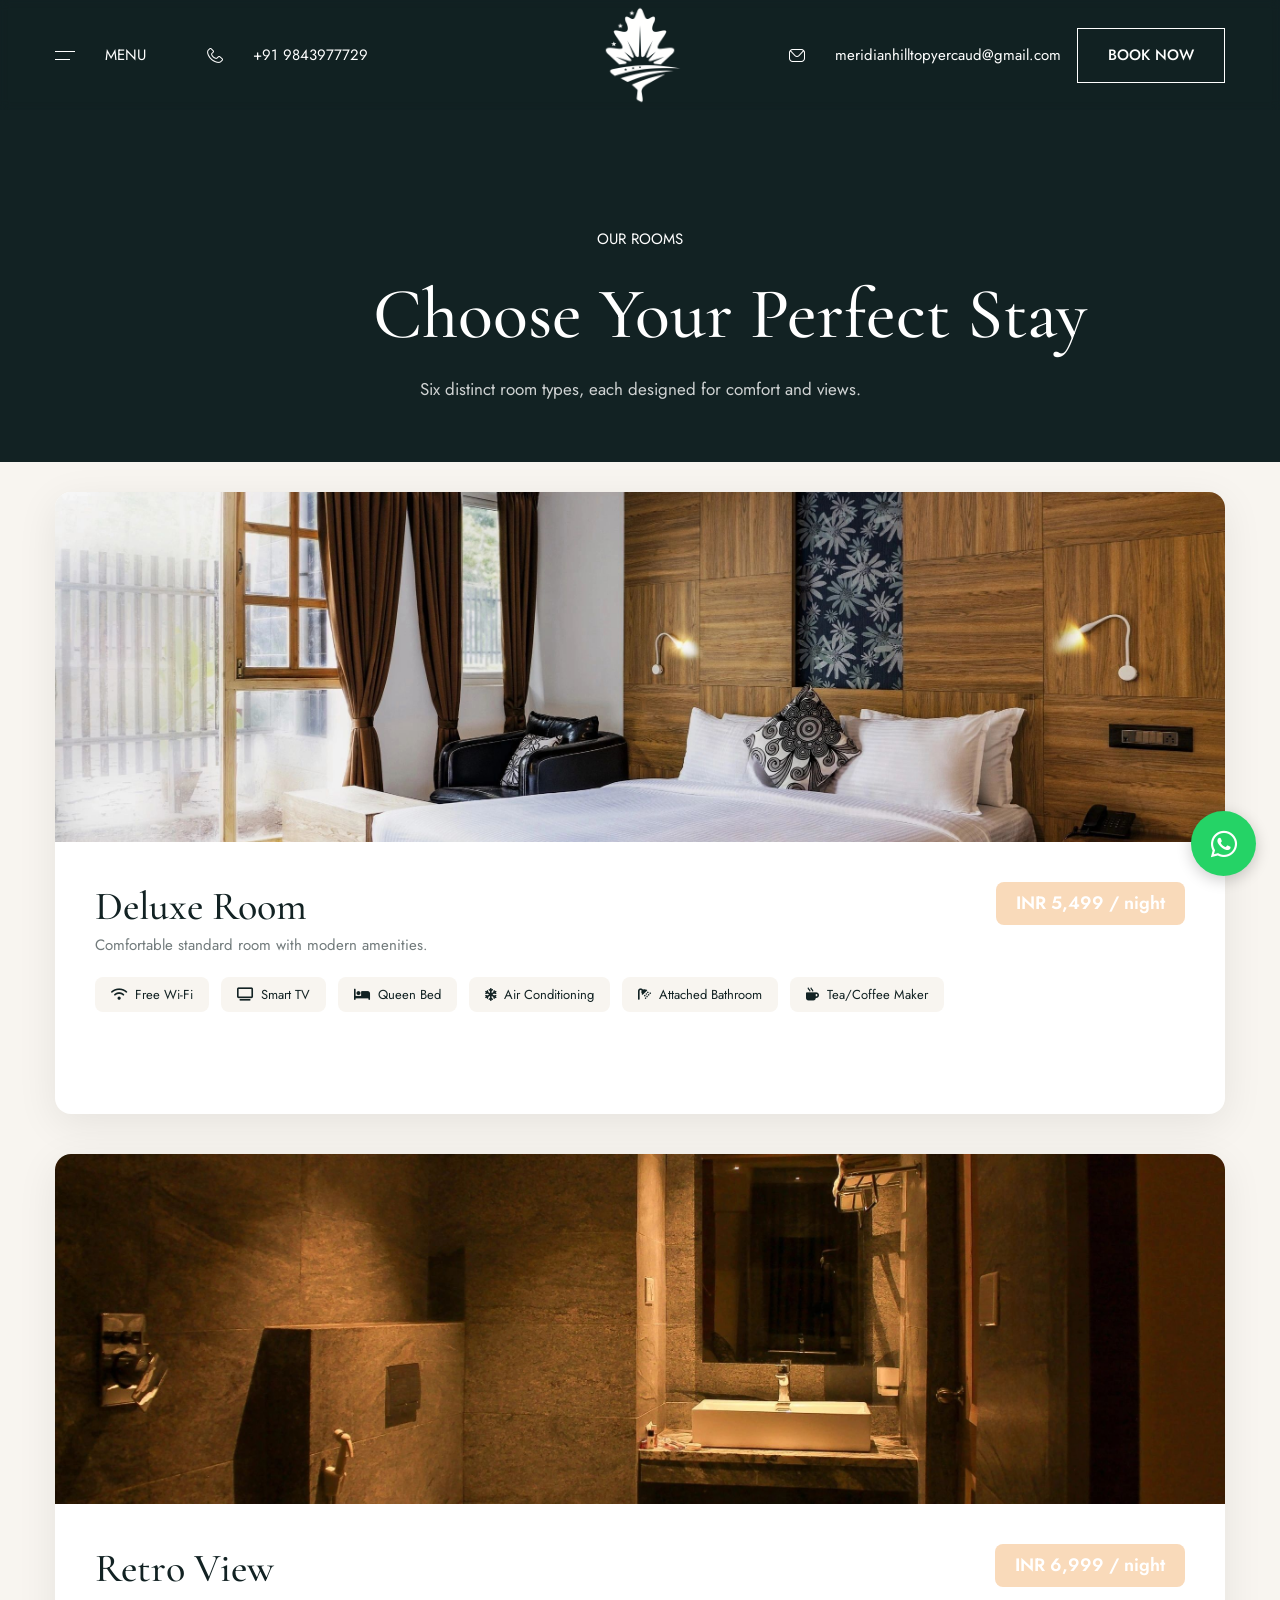
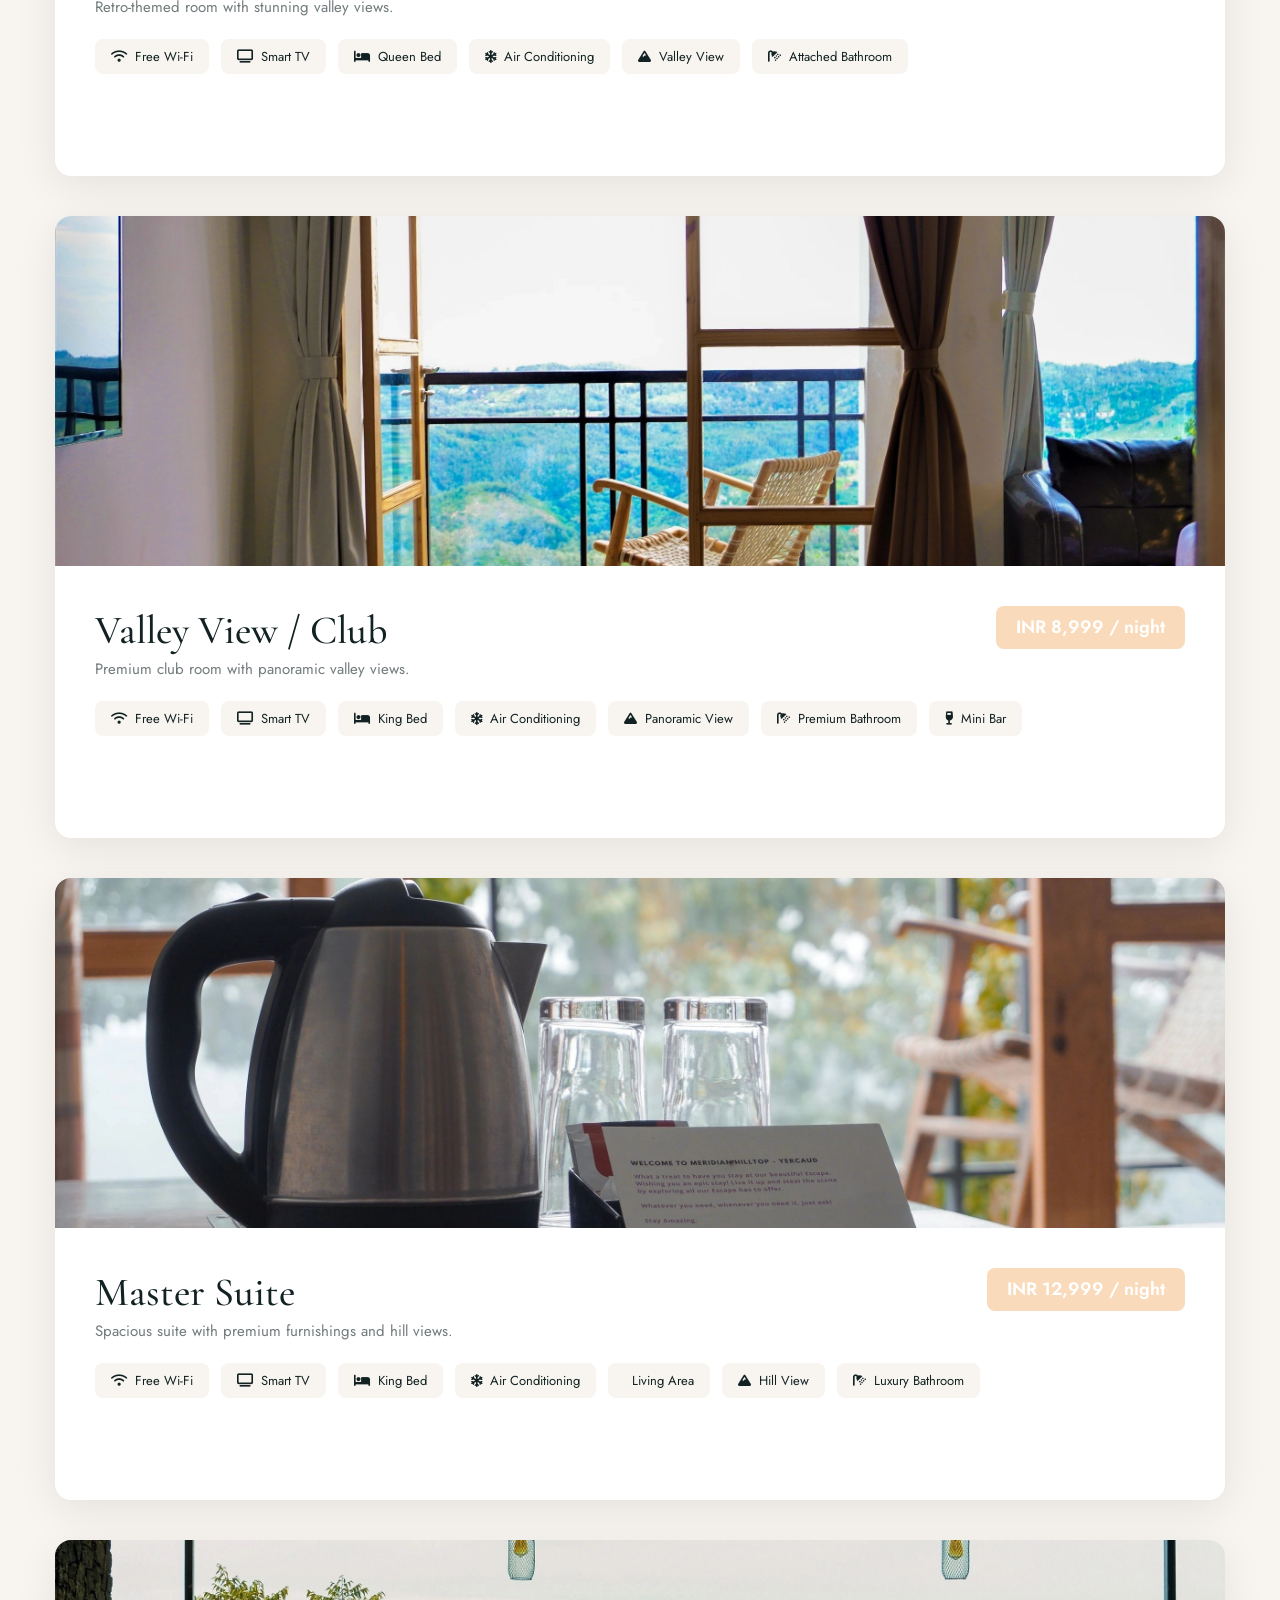
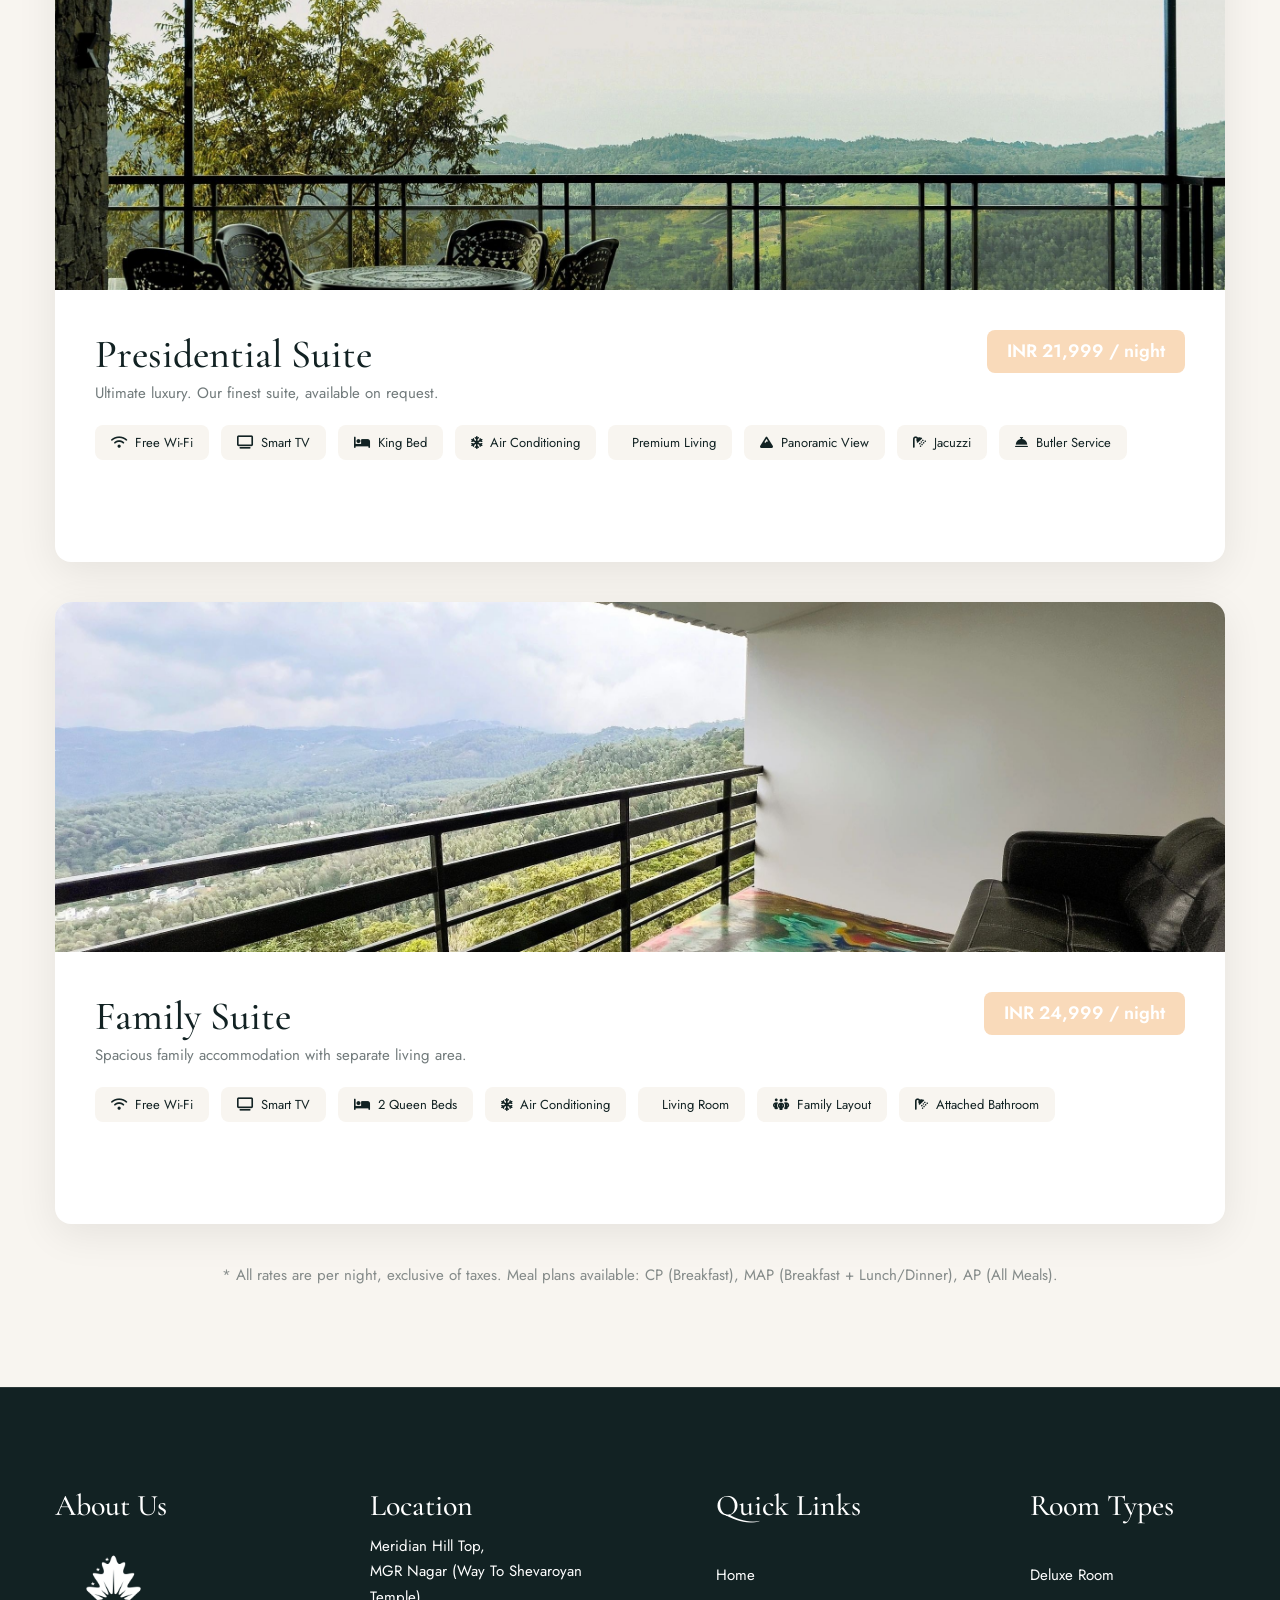
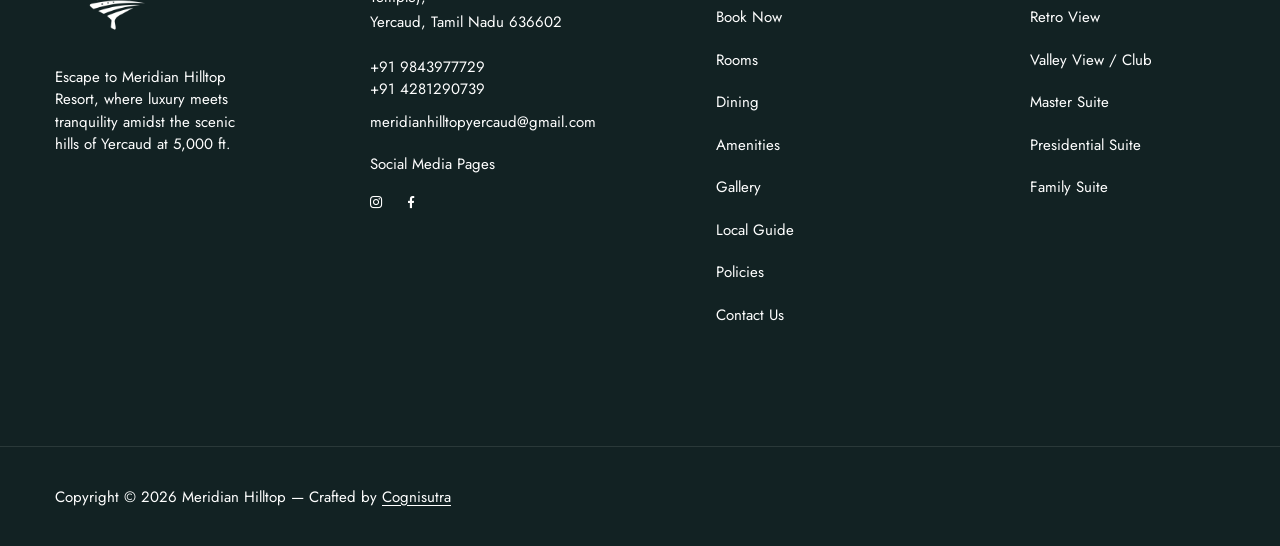
<file: rooms.html>
<!DOCTYPE html>
<html lang="en-IN" data-x="html" data-x-toggle="html-overflow-hidden">
<head>
  <meta charset="UTF-8">
  <meta name="viewport" content="width=device-width, initial-scale=1">
  <link rel="preconnect" href="https://fonts.googleapis.com/">
  <link rel="preconnect" href="https://fonts.gstatic.com/" crossorigin>
  <link href="https://fonts.googleapis.com/css2?family=Cormorant+Garamond:wght@400;500;600;700&family=Jost:wght@400;500;600;700&display=swap" rel="stylesheet">
  <link rel="stylesheet" href="css/vendors.css">
  <link rel="stylesheet" href="css/main.css">
  <link rel="stylesheet" href="https://cdnjs.cloudflare.com/ajax/libs/font-awesome/6.5.1/css/all.min.css">
  <link rel="icon" type="image/png" href="image/logo/logo_.png">
  <title>Rooms - Meridian Hilltop Yercaud</title>
  <meta name="description" content="Explore our 6 premium room types at Meridian Hilltop Resort Yercaud. Deluxe, Retro View, Valley View, Master Suite, Presidential Suite, and Family Suite." />
  <style>
    @media (max-width: 768px) { .baseCard__image { overflow: visible; } .baseCard__badge { bottom: 12px; left: 12px; font-size: 13px; padding: 6px 10px; z-index: 2; } }
    @media (max-width: 575px) { .header__logo img { height: 95px; width: 100% !important; } }
    .menuFullScreen__right { width: 35%; } .menuFullScreen-links { gap: 28px; }
    p { font-size: 15px; color: var(--color-accent-1); margin: 0; }
    .layout-pb-lg { padding-bottom: 100px; } .layout-pt-lg { padding-top: 90px; }
    .pt-100 { padding-top: 48px !important; }
    .menuFullScreen-links-subnav { position: absolute; top: 10%; left: 40%; }
    @media (max-width: 991px) { .menuFullScreen-links-subnav { overflow: hidden; position: relative; top: unset; left: unset; max-height: 0; padding-left: 0; pointer-events: none; opacity: 1; } }
    .layout-pt-lg { padding-top: 30px; }
    .whatsapp-float { position: fixed; bottom: 24px; right: 24px; z-index: 9999; width: 65px; height: 65px; background: #25D366; border-radius: 50%; display: flex; align-items: center; justify-content: center; color: #fff; font-size: 30px; box-shadow: 0 4px 15px rgba(0,0,0,0.2); transition: transform 0.3s; text-decoration: none; }
    .whatsapp-float:hover { transform: scale(1.1); color: #fff; }
    .room-detail-card { background: #fff; border-radius: 16px; overflow: hidden; box-shadow: 0 10px 40px rgba(0,0,0,0.08); margin-bottom: 40px; }
    .room-detail-card .room-img { width: 100%; height: 350px; object-fit: cover; }
    .room-detail-card .room-body { padding: 40px; }
    .room-detail-card .room-price-tag { display: inline-block; background: var(--color-accent-2); color: #fff; padding: 8px 20px; border-radius: 8px; font-family: 'Jost', sans-serif; font-size: 18px; font-weight: 600; }
    .room-detail-card .room-amenity-list { display: flex; flex-wrap: wrap; gap: 12px; margin-top: 20px; }
    .room-detail-card .room-amenity-list span { background: #f8f5f0; padding: 8px 16px; border-radius: 8px; font-family: 'Jost', sans-serif; font-size: 13px; color: #122223; display: flex; align-items: center; gap: 8px; }
  </style>
</head>
<body>
  <div class="menuFullScreen js-menuFullScreen">
    <div class="menuFullScreen__topMobile js-menuFullScreen-topMobile">
      <div class="d-flex items-center text-white js-menuFullScreen-toggle">
        <i class="icon-menu text-9"></i>
        <div class="text-15 uppercase ml-30 sm:d-none">Menu</div>
      </div>
      <div><img src="image/logo/logo.png" alt="Meridian Hilltop"></div>
    </div>
    <div class="menuFullScreen__mobile__bg js-menuFullScreen-mobile-bg"></div>
    <div class="menuFullScreen__left">
      <div class="menuFullScreen__bg js-menuFullScreen-bg"><img src="image/a/2.jpg" alt="bg"></div>
      <button class="menuFullScreen__close js-menuFullScreen-toggle js-menuFullScreen-close-btn">
        <span class="icon"><span></span><span></span></span> CLOSE
      </button>
      <div class="menuFullScreen-links js-menuFullScreen-links">
        <div class="menuFullScreen-links__item"><a href="index.html">HOME</a></div>
        <div class="menuFullScreen-links__item"><a href="booking.html">BOOK NOW</a></div>
        <div class="menuFullScreen-links__item"><a href="rooms.html">ROOMS</a></div>
        <div class="menuFullScreen-links__item"><a href="dining.html">DINING</a></div>
        <div class="menuFullScreen-links__item"><a href="amenities.html">AMENITIES</a></div>
        <div class="menuFullScreen-links__item"><a href="gallery.html">GALLERY</a></div>
        <div class="menuFullScreen-links__item"><a href="guide.html">LOCAL GUIDE</a></div>
        <div class="menuFullScreen-links__item"><a href="policies.html">POLICIES</a></div>
        <div class="menuFullScreen-links__item"><a href="index.html#contact">CONTACT US</a></div>
      </div>
    </div>
    <div class="menuFullScreen__right js-menuFullScreen-right">
      <div class="text-center">
        <div class="mb-100" style="margin-bottom:30px !important"><img src="image/logo/logo_.png" alt="logo" style="width:23%;"></div>
        <div class="mt-40"><div class="text-30 text-sec fw-500">Location</div><div class="mt-10">Yercaud, Tamil Nadu</div></div>
        <div class="mt-40">
          <div class="text-30 text-sec fw-500">Phone Support</div>
          <div class="mt-10">
            <div><a href="tel:+919843977729">+91 9843977729</a></div>
            <div><a href="mailto:meridianhilltopyercaud@gmail.com">meridianhilltopyercaud@gmail.com</a></div>
          </div>
        </div>
        <div class="mt-40"><div class="text-30 text-sec fw-500">Connect With Us</div><div class="mt-10"><a href="tel:+919843977729">+91 9843977729</a></div></div>
      </div>
    </div>
    <div class="menuFullScreen__bottomMobile js-menuFullScreen-buttomMobile">
      <a href="booking.html" class="button rounded-200 w-1/1 py-20 -light-1 bg-accent-2">BOOK YOUR STAY</a>
      <a href="tel:+919843977729" class="d-flex items-center mt-40"><i class="icon-phone mr-10"></i><span>+91 9843977729 | +91 4281290739</span></a>
      <a href="#" class="d-flex mt-20"><i class="icon-map mr-10"></i><span>Yercaud, Tamil Nadu</span></a>
      <a href="mailto:meridianhilltopyercaud@gmail.com" class="d-flex items-center mt-20"><i class="icon-mail mr-10"></i><span>meridianhilltopyercaud@gmail.com</span></a>
    </div>
  </div>
  <div class="cursor js-cursor">
    <div class="cursor__wrapper">
      <div class="cursor__follower js-follower"></div>
      <div class="cursor__label js-label"></div>
      <div class="cursor__icon js-icon"></div>
    </div>
  </div>
  <a href="https://wa.me/919843977729?text=Hi! I am Looking for stay!" target="_blank" class="whatsapp-float"><i class="fab fa-whatsapp"></i></a>
  <main>
    <header class="header -h-110 -blur js-header" data-add-bg="bg-accent-1" data-x="header" data-x-toggle="-is-menu-opened">
      <div class="container">
        <div class="header__container h-full items-center">
          <div class="header__left d-flex items-center">
            <button class="d-flex items-center js-menuFullScreen-toggle">
              <i class="icon-menu text-9 text-white"></i>
              <div class="text-15 uppercase text-white ml-30 sm:d-none">Menu</div>
            </button>
            <div class="d-flex items-center ml-60 xl:d-none">
              <i class="icon-phone text-20 text-white mr-30"></i>
              <div class="text-15 uppercase text-white">+91 9843977729</div>
            </div>
          </div>
          <div class="header__center">
            <div class="header__logo" style="text-align:center;">
              <a href="index.html"><img src="image/logo/logo.png" alt="Meridian Hilltop" style="width:23%;"></a>
            </div>
          </div>
          <div class="header__right d-flex items-center h-full">
            <div class="d-flex items-center ml-60 xl:d-none" style="margin-right:1rem !important;">
              <i class="icon-mail text-20 text-white mr-30"></i>
              <div class="text-15 text-white">meridianhilltopyercaud@gmail.com</div>
            </div>
            <a href="booking.html" class="button -md -outline-white text-white xl:d-none">BOOK NOW</a>
          </div>
        </div>
      </div>
    </header>
    <section class="hero -type-3 bg-accent-1" style="min-height:auto; padding-bottom:60px;">
      <div class="container">
        <div class="row items-center">
          <div class="col-12 text-center pt-100">
            <div class="hero__subtitle text-15 uppercase text-white mb-20">OUR ROOMS</div>
            <h1 class="hero__title text-white" style="font-size:72px;">Choose Your Perfect Stay</h1>
            <p class="text-white mt-20" style="opacity:0.8; font-size:17px;">Six distinct room types, each designed for comfort and views.</p>
          </div>
        </div>
      </div>
    </section>
    <section class="layout-pt-lg layout-pb-lg bg-light-1">
      <div class="container">
        <div class="room-detail-card">
          <img src="image/r/1.jpg" alt="Deluxe Room" class="room-img">
          <div class="room-body">
            <div class="d-flex justify-between items-start flex-wrap" style="gap:16px;">
              <div>
                <h2 class="text-40 md:text-28" style="font-family:'Cormorant Garamond',serif; color:#122223;">Deluxe Room</h2>
                <p style="font-family:'Jost',sans-serif; color:rgba(18,34,35,0.6); margin-top:4px;">Comfortable standard room with modern amenities.</p>
              </div>
              <div class="room-price-tag">INR 5,499 / night</div>
            </div>
            <div class="room-amenity-list">
              <span><i class="fa-solid fa-wifi"></i> Free Wi-Fi</span>
              <span><i class="fa-solid fa-tv"></i> Smart TV</span>
              <span><i class="fa-solid fa-bed"></i> Queen Bed</span>
              <span><i class="fa-solid fa-snowflake"></i> Air Conditioning</span>
              <span><i class="fa-solid fa-shower"></i> Attached Bathroom</span>
              <span><i class="fa-solid fa-mug-hot"></i> Tea/Coffee Maker</span>
            </div>
            <div class="d-flex mt-30">
              <a href="booking.html" class="button -type-1 text-white"><i class="-icon text-30 icon-arrow-circle-right"></i>BOOK THIS ROOM</a>
            </div>
          </div>
        </div>
        <div class="room-detail-card">
          <img src="image/r/2.jpg" alt="Retro View" class="room-img">
          <div class="room-body">
            <div class="d-flex justify-between items-start flex-wrap" style="gap:16px;">
              <div>
                <h2 class="text-40 md:text-28" style="font-family:'Cormorant Garamond',serif; color:#122223;">Retro View</h2>
                <p style="font-family:'Jost',sans-serif; color:rgba(18,34,35,0.6); margin-top:4px;">Retro-themed room with stunning valley views.</p>
              </div>
              <div class="room-price-tag">INR 6,999 / night</div>
            </div>
            <div class="room-amenity-list">
              <span><i class="fa-solid fa-wifi"></i> Free Wi-Fi</span>
              <span><i class="fa-solid fa-tv"></i> Smart TV</span>
              <span><i class="fa-solid fa-bed"></i> Queen Bed</span>
              <span><i class="fa-solid fa-snowflake"></i> Air Conditioning</span>
              <span><i class="fa-solid fa-mountain"></i> Valley View</span>
              <span><i class="fa-solid fa-shower"></i> Attached Bathroom</span>
            </div>
            <div class="d-flex mt-30">
              <a href="booking.html" class="button -type-1 text-white"><i class="-icon text-30 icon-arrow-circle-right"></i>BOOK THIS ROOM</a>
            </div>
          </div>
        </div>
        <div class="room-detail-card">
          <img src="image/r/3.jpg" alt="Valley View / Club" class="room-img">
          <div class="room-body">
            <div class="d-flex justify-between items-start flex-wrap" style="gap:16px;">
              <div>
                <h2 class="text-40 md:text-28" style="font-family:'Cormorant Garamond',serif; color:#122223;">Valley View / Club</h2>
                <p style="font-family:'Jost',sans-serif; color:rgba(18,34,35,0.6); margin-top:4px;">Premium club room with panoramic valley views.</p>
              </div>
              <div class="room-price-tag">INR 8,999 / night</div>
            </div>
            <div class="room-amenity-list">
              <span><i class="fa-solid fa-wifi"></i> Free Wi-Fi</span>
              <span><i class="fa-solid fa-tv"></i> Smart TV</span>
              <span><i class="fa-solid fa-bed"></i> King Bed</span>
              <span><i class="fa-solid fa-snowflake"></i> Air Conditioning</span>
              <span><i class="fa-solid fa-mountain"></i> Panoramic View</span>
              <span><i class="fa-solid fa-shower"></i> Premium Bathroom</span>
              <span><i class="fa-solid fa-wine-glass"></i> Mini Bar</span>
            </div>
            <div class="d-flex mt-30">
              <a href="booking.html" class="button -type-1 text-white"><i class="-icon text-30 icon-arrow-circle-right"></i>BOOK THIS ROOM</a>
            </div>
          </div>
        </div>
        <div class="room-detail-card">
          <img src="image/r/4.jpg" alt="Master Suite" class="room-img">
          <div class="room-body">
            <div class="d-flex justify-between items-start flex-wrap" style="gap:16px;">
              <div>
                <h2 class="text-40 md:text-28" style="font-family:'Cormorant Garamond',serif; color:#122223;">Master Suite</h2>
                <p style="font-family:'Jost',sans-serif; color:rgba(18,34,35,0.6); margin-top:4px;">Spacious suite with premium furnishings and hill views.</p>
              </div>
              <div class="room-price-tag">INR 12,999 / night</div>
            </div>
            <div class="room-amenity-list">
              <span><i class="fa-solid fa-wifi"></i> Free Wi-Fi</span>
              <span><i class="fa-solid fa-tv"></i> Smart TV</span>
              <span><i class="fa-solid fa-bed"></i> King Bed</span>
              <span><i class="fa-solid fa-snowflake"></i> Air Conditioning</span>
              <span><i class="fa-solid fa-sofa"></i> Living Area</span>
              <span><i class="fa-solid fa-mountain"></i> Hill View</span>
              <span><i class="fa-solid fa-shower"></i> Luxury Bathroom</span>
            </div>
            <div class="d-flex mt-30">
              <a href="booking.html" class="button -type-1 text-white"><i class="-icon text-30 icon-arrow-circle-right"></i>BOOK THIS ROOM</a>
            </div>
          </div>
        </div>
        <div class="room-detail-card">
          <img src="image/r/5.jpg" alt="Presidential Suite" class="room-img">
          <div class="room-body">
            <div class="d-flex justify-between items-start flex-wrap" style="gap:16px;">
              <div>
                <h2 class="text-40 md:text-28" style="font-family:'Cormorant Garamond',serif; color:#122223;">Presidential Suite</h2>
                <p style="font-family:'Jost',sans-serif; color:rgba(18,34,35,0.6); margin-top:4px;">Ultimate luxury. Our finest suite, available on request.</p>
              </div>
              <div class="room-price-tag">INR 21,999 / night</div>
            </div>
            <div class="room-amenity-list">
              <span><i class="fa-solid fa-wifi"></i> Free Wi-Fi</span>
              <span><i class="fa-solid fa-tv"></i> Smart TV</span>
              <span><i class="fa-solid fa-bed"></i> King Bed</span>
              <span><i class="fa-solid fa-snowflake"></i> Air Conditioning</span>
              <span><i class="fa-solid fa-sofa"></i> Premium Living</span>
              <span><i class="fa-solid fa-mountain"></i> Panoramic View</span>
              <span><i class="fa-solid fa-shower"></i> Jacuzzi</span>
              <span><i class="fa-solid fa-concierge-bell"></i> Butler Service</span>
            </div>
            <div class="d-flex mt-30">
              <a href="booking.html" class="button -type-1 text-white"><i class="-icon text-30 icon-arrow-circle-right"></i>ENQUIRE NOW</a>
            </div>
          </div>
        </div>
        <div class="room-detail-card">
          <img src="image/r/6.jpg" alt="Family Suite" class="room-img">
          <div class="room-body">
            <div class="d-flex justify-between items-start flex-wrap" style="gap:16px;">
              <div>
                <h2 class="text-40 md:text-28" style="font-family:'Cormorant Garamond',serif; color:#122223;">Family Suite</h2>
                <p style="font-family:'Jost',sans-serif; color:rgba(18,34,35,0.6); margin-top:4px;">Spacious family accommodation with separate living area.</p>
              </div>
              <div class="room-price-tag">INR 24,999 / night</div>
            </div>
            <div class="room-amenity-list">
              <span><i class="fa-solid fa-wifi"></i> Free Wi-Fi</span>
              <span><i class="fa-solid fa-tv"></i> Smart TV</span>
              <span><i class="fa-solid fa-bed"></i> 2 Queen Beds</span>
              <span><i class="fa-solid fa-snowflake"></i> Air Conditioning</span>
              <span><i class="fa-solid fa-sofa"></i> Living Room</span>
              <span><i class="fa-solid fa-people-group"></i> Family Layout</span>
              <span><i class="fa-solid fa-shower"></i> Attached Bathroom</span>
            </div>
            <div class="d-flex mt-30">
              <a href="booking.html" class="button -type-1 text-white"><i class="-icon text-30 icon-arrow-circle-right"></i>BOOK THIS ROOM</a>
            </div>
          </div>
        </div>
        <div class="text-center mt-20">
          <p style="font-family:'Jost',sans-serif; color:rgba(18,34,35,0.5);">* All rates are per night, exclusive of taxes. Meal plans available: CP (Breakfast), MAP (Breakfast + Lunch/Dinner), AP (All Meals).</p>
        </div>
      </div>
    </section>
    <footer class="footer -type-2 bg-accent-1 -text-white">
      <div class="footer__main">
        <div class="container">
          <div class="footer__grid">
            <div>
              <h4 class="text-30 fw-500 mb-10">About Us</h4>
              <div class="d-flex flex-column">
                <img src="image/logo/logo_.png" alt="Meridian Hilltop" style="width:60%; margin-bottom:15px;">
                <p class="text-white">Escape to Meridian Hilltop Resort, where luxury meets tranquility amidst the scenic hills of Yercaud at 5,000 ft.</p>
              </div>
            </div>
            <div>
              <h4 class="text-30 fw-500 mb-10">Location</h4>
              <div class="d-flex flex-column md:mt-20">
                <div><a class="d-block text-15 lh-17 mb-20" href="#">Meridian Hill Top,<br>MGR Nagar (Way To Shevaroyan Temple),<br>Yercaud, Tamil Nadu 636602</a></div>
                <div class="d-flex flex-column">
                  <div><a class="d-block text-15" href="tel:+919843977729">+91 9843977729<br>+91 4281290739</a></div>
                  <div class="mt-10"><a class="d-block text-15" href="mailto:meridianhilltopyercaud@gmail.com">meridianhilltopyercaud@gmail.com</a></div>
                </div>
              </div>
              <div class="text-15 mt-20">Social Media Pages</div>
              <div class="row x-gap-25 y-gap-10 items-center pt-20 md:pt-40">
                <div class="col-auto"><a href="https://www.instagram.com/meridian_hilltop" target="_blank" class="d-flex"><i class="icon-instagram text-13"></i></a></div>
                <div class="col-auto"><a href="https://www.facebook.com/105141808643495" target="_blank" class="d-flex"><i class="icon-facebook text-13"></i></a></div>
              </div>
            </div>
            <div>
              <h4 class="text-30 fw-500">Quick Links</h4>
              <div class="d-flex flex-column mt-40 md:mt-20">
                <div class="mb-20"><a class="d-block text-15" href="index.html">Home</a></div>
                <div class="mb-20"><a class="d-block text-15" href="booking.html">Book Now</a></div>
                <div class="mb-20"><a class="d-block text-15" href="rooms.html">Rooms</a></div>
                <div class="mb-20"><a class="d-block text-15" href="dining.html">Dining</a></div>
                <div class="mb-20"><a class="d-block text-15" href="amenities.html">Amenities</a></div>
                <div class="mb-20"><a class="d-block text-15" href="gallery.html">Gallery</a></div>
                <div class="mb-20"><a class="d-block text-15" href="guide.html">Local Guide</a></div>
                <div class="mb-20"><a class="d-block text-15" href="policies.html">Policies</a></div>
                <div class="mb-20"><a class="d-block text-15" href="index.html#contact">Contact Us</a></div>
              </div>
            </div>
            <div>
              <h4 class="text-30 fw-500">Room Types</h4>
              <div class="d-flex flex-column mt-40 md:mt-20">
                <div class="mb-20"><a class="d-block text-15" href="rooms.html">Deluxe Room</a></div>
                <div class="mb-20"><a class="d-block text-15" href="rooms.html">Retro View</a></div>
                <div class="mb-20"><a class="d-block text-15" href="rooms.html">Valley View / Club</a></div>
                <div class="mb-20"><a class="d-block text-15" href="rooms.html">Master Suite</a></div>
                <div class="mb-20"><a class="d-block text-15" href="rooms.html">Presidential Suite</a></div>
                <div class="mb-20"><a class="d-block text-15" href="rooms.html">Family Suite</a></div>
              </div>
            </div>
          </div>
        </div>
      </div>
      <div class="footer__bottom">
        <div class="container">
          <div class="row y-gap-30 justify-between md:justify-center items-center">
            <div class="col-sm-auto"><div class="text-15 text-center">Copyright &copy; 2026 Meridian Hilltop &mdash; Crafted by <a href="https://cognisutra.in" target="_blank" style="color:inherit;text-decoration:underline;text-underline-offset:3px;">Cognisutra</a></div></div>
          </div>
        </div>
      </div>
    </footer>
  </main>
  <script src="js/vendors.js"></script>
  <script src="js/main.js"></script>
  <script>
    (function() {
      var menu = document.querySelector('.js-menuFullScreen');
      if (!menu) return;
      function openMenu() { menu.classList.add('is-active'); document.body.classList.add('overflow-hidden'); }
      function closeMenu() { menu.classList.remove('is-active'); document.body.classList.remove('overflow-hidden'); }
      document.querySelectorAll('.js-menuFullScreen-toggle').forEach(function(el) {
        el.addEventListener('click', function() { menu.classList.contains('is-active') ? closeMenu() : openMenu(); });
      });
      document.querySelectorAll('.js-menuFullScreen-close-btn').forEach(function(el) {
        el.addEventListener('click', closeMenu);
      });
      document.querySelectorAll('.menuFullScreen-links a').forEach(function(el) {
        el.addEventListener('click', closeMenu);
      });
    })();
  </script>
</body>
</html>
</file>
<file: css/main.css>
.ratio {
  position: relative;
  display: block;
  overflow: hidden;
}

.ratio::before {
  display: block;
  width: 100%;
  content: "";
}

.ratio-1\:1::before {
  padding-bottom: 100%;
}

.ratio-2\:1::before {
  padding-bottom: 50%;
}

.ratio-2\:3::before {
  padding-bottom: 150%;
}

.ratio-3\:2::before {
  padding-bottom: 66.66667%;
}

.ratio-3\:4::before {
  padding-bottom: 133.33333%;
}

.ratio-4\:3::before {
  padding-bottom: 75%;
}

.ratio-4\:1::before {
  padding-bottom: 25%;
}

.ratio-5\:4::before {
  padding-bottom: 80%;
}

.ratio-8\:5::before {
  padding-bottom: 62.5%;
}

.ratio-15\:9::before {
  padding-bottom: 60%;
}

.ratio-11\:8::before {
  padding-bottom: 72.72727%;
}

.ratio-16\:9::before {
  padding-bottom: 56.25%;
}

.ratio-10\:9::before {
  padding-bottom: 90%;
}

.ratio-33\:45::before {
  padding-bottom: 136.36364%;
}

.ratio-41\:50::before {
  padding-bottom: 121.95122%;
}

.ratio-44\:60::before {
  padding-bottom: 136.36364%;
}

.ratio-45\:50::before {
  padding-bottom: 111.11111%;
}

.ratio-45\:54::before {
  padding-bottom: 120%;
}

.ratio-45\:43::before {
  padding-bottom: 95.55556%;
}

.ratio-68\:45::before {
  padding-bottom: 66.17647%;
}

.ratio-68\:50::before {
  padding-bottom: 73.52941%;
}

.ratio-76\:62::before {
  padding-bottom: 81.57895%;
}

.ratio-80\:55::before {
  padding-bottom: 68.75%;
}

.ratio-92\:70::before {
  padding-bottom: 76.08696%;
}

.ratio-92\:60::before {
  padding-bottom: 65.21739%;
}

.ratio-95\:80::before {
  padding-bottom: 84.21053%;
}

:root {
  --font-primary: "Jost", sans-serif;
  --font-secondary: "Cormorant Garamond", sans-serif;
}

:root {
  --text-9: 9px;
  --text-11: 11px;
  --text-13: 13px;
  --text-15: 15px;
  --text-17: 17px;
  --text-21: 21px;
  --text-24: 24px;
  --text-30: 30px;
  --text-40: 40px;
  --text-50: 50px;
  --text-52: 52px;
  --text-60: 60px;
  --text-64: 64px;
  --text-72: 72px;
  --text-92: 92px;
}

:root {
  --color-white: #FFFFFF;
  --color-black: #000000;
  --color-border: #DDDDDD;
  --color-accent-1: #122223;
  --color-accent-2: #F9DABA;
  --color-light-1: #F8F5F0;
  --color-light-2: #EDF5F3;
  --color-dark-1: #05073C;
  --color-dark-2: #1D3334;
  --color-dark-3: #0E1D1E;
  --color-info-1: #CDE9F6;
  --color-info-2: #4780AA;
  --color-warning-1: #F7F3D7;
  --color-warning-2: #927238;
  --color-error-1: #ECC8C5;
  --color-error-2: #AB3331;
  --color-success-1: #DEF2D7;
  --color-success-2: #5B7052;
}

[data-anim-wrap] {
  pointer-events: none;
}

[data-anim-wrap].animated {
  pointer-events: auto;
}

[data-anim*='cover-white']::after,
[data-anim-child*='cover-white']::after {
  background-color: white;
}

[data-anim*='cover-black']::after,
[data-anim-child*='cover-black']::after {
  background-color: black;
}

[data-anim*='cover-light-1']::after,
[data-anim-child*='cover-light-1']::after {
  background-color: var(--color-light-1);
}

[data-anim*='cover-accent-1']::after,
[data-anim-child*='cover-accent-1']::after {
  background-color: var(--color-accent-1);
}

[data-anim*='cover-accent-2']::after,
[data-anim-child*='cover-accent-2']::after {
  background-color: var(--color-accent-2);
}

@keyframes reveal {
  100% {
    opacity: 1;
  }
}

[data-anim^='img-right'],
[data-anim-child^='img-right'] {
  overflow: hidden;
  display: block;
  position: relative;
}

[data-anim^='img-right']::after,
[data-anim-child^='img-right']::after {
  content: "";
  position: absolute;
  top: -1px;
  left: -1px;
  right: 0;
  z-index: 20;
  height: calc(100% + 2px);
  width: calc(100% + 2px);
  transform-origin: right;
  animation-duration: 2.4s;
  animation-timing-function: cubic-bezier(0.19, 1, 0.22, 1);
  animation-fill-mode: both;
}

[data-anim^='img-right'] > *,
[data-anim-child^='img-right'] > * {
  transform-origin: center;
  animation-duration: 2.4s;
  animation-timing-function: cubic-bezier(0.19, 1, 0.22, 1);
  animation-fill-mode: both;
}

[data-anim^='img-right'].is-in-view::after,
[data-anim-child^='img-right'].is-in-view::after {
  animation-name: imgRight;
}

[data-anim^='img-right'].is-in-view > *,
[data-anim-child^='img-right'].is-in-view > * {
  animation-name: imgReveal;
}

@keyframes imgRight {
  0% {
    transform: scaleX(1);
  }
  100% {
    transform: scaleX(0);
  }
}

@keyframes imgReveal {
  0% {
    transform: scale(1.4);
  }
  100% {
    transform: scale(1.01);
  }
}

[data-anim^='slide-'],
[data-anim-child^='slide-'] {
  opacity: 0;
  transition-property: opacity, transform;
  pointer-events: none;
  transition-duration: 1s;
  transition-timing-function: cubic-bezier(0.215, 0.61, 0.355, 1);
}

[data-anim^='slide-'].is-in-view,
[data-anim-child^='slide-'].is-in-view {
  opacity: 1;
  transform: translate3d(0, 0, 0);
  pointer-events: auto;
}

[data-anim^='slide-up'],
[data-anim-child^='slide-up'] {
  transform: translate3d(0, 40px, 0);
}

[data-anim^='slide-down'],
[data-anim-child^='slide-down'] {
  transform: translate3d(0, -40px, 0);
}

[data-anim^='slide-right'],
[data-anim-child^='slide-right'] {
  transform: translate3d(-40px, 0, 0);
}

[data-anim^='slide-left'],
[data-anim-child^='slide-left'] {
  transform: translate3d(40px, 0, 0);
}

[data-anim^='fade'],
[data-anim-child^='fade'] {
  opacity: 0;
  transition-property: opacity;
  pointer-events: none;
  transition-duration: 0.8s;
  transition-timing-function: cubic-bezier(0.645, 0.045, 0.355, 1);
}

[data-anim^='fade'].is-in-view,
[data-anim-child^='fade'].is-in-view {
  opacity: 1;
  pointer-events: auto;
}

[data-anim*="delay-1"],
[data-anim-child*="delay-1"] {
  transition-delay: 0.1s;
  animation-delay: 0.1s;
}

[data-anim*="delay-1"]::after,
[data-anim-child*="delay-1"]::after {
  animation-delay: 0.1s;
}

[data-anim*="delay-1"] > *,
[data-anim-child*="delay-1"] > * {
  animation-delay: 0.1s;
}

[data-anim*="delay-2"],
[data-anim-child*="delay-2"] {
  transition-delay: 0.2s;
  animation-delay: 0.2s;
}

[data-anim*="delay-2"]::after,
[data-anim-child*="delay-2"]::after {
  animation-delay: 0.2s;
}

[data-anim*="delay-2"] > *,
[data-anim-child*="delay-2"] > * {
  animation-delay: 0.2s;
}

[data-anim*="delay-3"],
[data-anim-child*="delay-3"] {
  transition-delay: 0.3s;
  animation-delay: 0.3s;
}

[data-anim*="delay-3"]::after,
[data-anim-child*="delay-3"]::after {
  animation-delay: 0.3s;
}

[data-anim*="delay-3"] > *,
[data-anim-child*="delay-3"] > * {
  animation-delay: 0.3s;
}

[data-anim*="delay-4"],
[data-anim-child*="delay-4"] {
  transition-delay: 0.4s;
  animation-delay: 0.4s;
}

[data-anim*="delay-4"]::after,
[data-anim-child*="delay-4"]::after {
  animation-delay: 0.4s;
}

[data-anim*="delay-4"] > *,
[data-anim-child*="delay-4"] > * {
  animation-delay: 0.4s;
}

[data-anim*="delay-5"],
[data-anim-child*="delay-5"] {
  transition-delay: 0.5s;
  animation-delay: 0.5s;
}

[data-anim*="delay-5"]::after,
[data-anim-child*="delay-5"]::after {
  animation-delay: 0.5s;
}

[data-anim*="delay-5"] > *,
[data-anim-child*="delay-5"] > * {
  animation-delay: 0.5s;
}

[data-anim*="delay-6"],
[data-anim-child*="delay-6"] {
  transition-delay: 0.6s;
  animation-delay: 0.6s;
}

[data-anim*="delay-6"]::after,
[data-anim-child*="delay-6"]::after {
  animation-delay: 0.6s;
}

[data-anim*="delay-6"] > *,
[data-anim-child*="delay-6"] > * {
  animation-delay: 0.6s;
}

[data-anim*="delay-7"],
[data-anim-child*="delay-7"] {
  transition-delay: 0.7s;
  animation-delay: 0.7s;
}

[data-anim*="delay-7"]::after,
[data-anim-child*="delay-7"]::after {
  animation-delay: 0.7s;
}

[data-anim*="delay-7"] > *,
[data-anim-child*="delay-7"] > * {
  animation-delay: 0.7s;
}

[data-anim*="delay-8"],
[data-anim-child*="delay-8"] {
  transition-delay: 0.8s;
  animation-delay: 0.8s;
}

[data-anim*="delay-8"]::after,
[data-anim-child*="delay-8"]::after {
  animation-delay: 0.8s;
}

[data-anim*="delay-8"] > *,
[data-anim-child*="delay-8"] > * {
  animation-delay: 0.8s;
}

[data-anim*="delay-9"],
[data-anim-child*="delay-9"] {
  transition-delay: 0.9s;
  animation-delay: 0.9s;
}

[data-anim*="delay-9"]::after,
[data-anim-child*="delay-9"]::after {
  animation-delay: 0.9s;
}

[data-anim*="delay-9"] > *,
[data-anim-child*="delay-9"] > * {
  animation-delay: 0.9s;
}

[data-anim*="delay-10"],
[data-anim-child*="delay-10"] {
  transition-delay: 1s;
  animation-delay: 1s;
}

[data-anim*="delay-10"]::after,
[data-anim-child*="delay-10"]::after {
  animation-delay: 1s;
}

[data-anim*="delay-10"] > *,
[data-anim-child*="delay-10"] > * {
  animation-delay: 1s;
}

[data-anim*="delay-11"],
[data-anim-child*="delay-11"] {
  transition-delay: 1.1s;
  animation-delay: 1.1s;
}

[data-anim*="delay-11"]::after,
[data-anim-child*="delay-11"]::after {
  animation-delay: 1.1s;
}

[data-anim*="delay-11"] > *,
[data-anim-child*="delay-11"] > * {
  animation-delay: 1.1s;
}

[data-anim*="delay-12"],
[data-anim-child*="delay-12"] {
  transition-delay: 1.2s;
  animation-delay: 1.2s;
}

[data-anim*="delay-12"]::after,
[data-anim-child*="delay-12"]::after {
  animation-delay: 1.2s;
}

[data-anim*="delay-12"] > *,
[data-anim-child*="delay-12"] > * {
  animation-delay: 1.2s;
}

[data-anim*="delay-13"],
[data-anim-child*="delay-13"] {
  transition-delay: 1.3s;
  animation-delay: 1.3s;
}

[data-anim*="delay-13"]::after,
[data-anim-child*="delay-13"]::after {
  animation-delay: 1.3s;
}

[data-anim*="delay-13"] > *,
[data-anim-child*="delay-13"] > * {
  animation-delay: 1.3s;
}

[data-anim*="delay-14"],
[data-anim-child*="delay-14"] {
  transition-delay: 1.4s;
  animation-delay: 1.4s;
}

[data-anim*="delay-14"]::after,
[data-anim-child*="delay-14"]::after {
  animation-delay: 1.4s;
}

[data-anim*="delay-14"] > *,
[data-anim-child*="delay-14"] > * {
  animation-delay: 1.4s;
}

[data-anim*="delay-15"],
[data-anim-child*="delay-15"] {
  transition-delay: 1.5s;
  animation-delay: 1.5s;
}

[data-anim*="delay-15"]::after,
[data-anim-child*="delay-15"]::after {
  animation-delay: 1.5s;
}

[data-anim*="delay-15"] > *,
[data-anim-child*="delay-15"] > * {
  animation-delay: 1.5s;
}

[data-anim*="delay-16"],
[data-anim-child*="delay-16"] {
  transition-delay: 1.6s;
  animation-delay: 1.6s;
}

[data-anim*="delay-16"]::after,
[data-anim-child*="delay-16"]::after {
  animation-delay: 1.6s;
}

[data-anim*="delay-16"] > *,
[data-anim-child*="delay-16"] > * {
  animation-delay: 1.6s;
}

[data-anim*="delay-17"],
[data-anim-child*="delay-17"] {
  transition-delay: 1.7s;
  animation-delay: 1.7s;
}

[data-anim*="delay-17"]::after,
[data-anim-child*="delay-17"]::after {
  animation-delay: 1.7s;
}

[data-anim*="delay-17"] > *,
[data-anim-child*="delay-17"] > * {
  animation-delay: 1.7s;
}

[data-anim*="delay-18"],
[data-anim-child*="delay-18"] {
  transition-delay: 1.8s;
  animation-delay: 1.8s;
}

[data-anim*="delay-18"]::after,
[data-anim-child*="delay-18"]::after {
  animation-delay: 1.8s;
}

[data-anim*="delay-18"] > *,
[data-anim-child*="delay-18"] > * {
  animation-delay: 1.8s;
}

[data-anim*="delay-19"],
[data-anim-child*="delay-19"] {
  transition-delay: 1.9s;
  animation-delay: 1.9s;
}

[data-anim*="delay-19"]::after,
[data-anim-child*="delay-19"]::after {
  animation-delay: 1.9s;
}

[data-anim*="delay-19"] > *,
[data-anim-child*="delay-19"] > * {
  animation-delay: 1.9s;
}

[data-anim*="delay-20"],
[data-anim-child*="delay-20"] {
  transition-delay: 2s;
  animation-delay: 2s;
}

[data-anim*="delay-20"]::after,
[data-anim-child*="delay-20"]::after {
  animation-delay: 2s;
}

[data-anim*="delay-20"] > *,
[data-anim-child*="delay-20"] > * {
  animation-delay: 2s;
}

html {
  -webkit-font-smoothing: antialiased;
  -moz-osx-font-smoothing: grayscale;
  min-height: 100%;
}

body {
  padding: 0;
  font-family: var(--font-primary);
  width: 100%;
  background-color: white;
  color: var(--color-accent-1);
  font-size: 17px;
  line-height: 1.5;
}

select,
input:not([type="range"]),
textarea {
  border: 0;
  outline: none;
  width: 100%;
  background-color: transparent;
}

main {
  overflow: hidden;
}

img {
  max-width: 100%;
  height: auto;
}

a {
  color: inherit;
  font-size: inherit;
  line-height: inherit;
  font-weight: inherit;
  transition: color 0.2s ease-in-out;
  text-decoration: none;
}

a:hover {
  text-decoration: none;
}

ul, li {
  list-style: none;
  padding: 0;
  margin: 0;
}

p {
  font-size: 17px;
  color: var(--color-accent-1);
  margin: 0;
}

button {
  padding: 0;
  margin: 0;
  border: 0;
  border-radius: 0;
  background-color: transparent;
  text-decoration: none;
}

button:focus {
  outline: 0;
}

.button {
  display: flex;
  align-items: center;
  justify-content: center;
  text-align: center;
  font-size: 15px;
  font-weight: 500;
  line-height: 1;
  text-transform: uppercase;
  border: 1px solid transparent;
  transition: all 0.3s cubic-bezier(0.165, 0.84, 0.44, 1);
}

.button.-md {
  height: 55px;
  padding: 0 30px;
}

.button.-type-1 {
  font-weight: 400;
}

.button.-type-1 .-icon {
  margin-right: 10px;
}

.button.-type-2::before {
  content: "";
  width: 15px;
  height: 1px;
  background-color: currentColor;
  margin-right: 10px;
  margin-bottom: 2px;
}

.button.-white:hover {
  border-color: var(--color-white);
  background-color: var(--color-white) !important;
  color: white !important;
}

.button.-outline-white {
  border-color: var(--color-white);
}

.button.-outline-white:hover {
  background-color: var(--color-white) !important;
  border-color: transparent;
  color: white !important;
}

.button.-black:hover {
  border-color: var(--color-black);
  background-color: var(--color-black) !important;
  color: white !important;
}

.button.-outline-black {
  border-color: var(--color-black);
}

.button.-outline-black:hover {
  background-color: var(--color-black) !important;
  border-color: transparent;
  color: white !important;
}

.button.-border:hover {
  border-color: var(--color-border);
  background-color: var(--color-border) !important;
  color: white !important;
}

.button.-outline-border {
  border-color: var(--color-border);
}

.button.-outline-border:hover {
  background-color: var(--color-border) !important;
  border-color: transparent;
  color: white !important;
}

.button.-accent-1:hover {
  border-color: var(--color-accent-1);
  background-color: var(--color-accent-1) !important;
  color: white !important;
}

.button.-outline-accent-1 {
  border-color: var(--color-accent-1);
}

.button.-outline-accent-1:hover {
  background-color: var(--color-accent-1) !important;
  border-color: transparent;
  color: white !important;
}

.button.-accent-2:hover {
  border-color: var(--color-accent-2);
  background-color: var(--color-accent-2) !important;
  color: white !important;
}

.button.-outline-accent-2 {
  border-color: var(--color-accent-2);
}

.button.-outline-accent-2:hover {
  background-color: var(--color-accent-2) !important;
  border-color: transparent;
  color: white !important;
}

.button.-light-1:hover {
  border-color: var(--color-light-1);
  background-color: var(--color-light-1) !important;
  color: white !important;
}

.button.-outline-light-1 {
  border-color: var(--color-light-1);
}

.button.-outline-light-1:hover {
  background-color: var(--color-light-1) !important;
  border-color: transparent;
  color: white !important;
}

.button.-light-2:hover {
  border-color: var(--color-light-2);
  background-color: var(--color-light-2) !important;
  color: white !important;
}

.button.-outline-light-2 {
  border-color: var(--color-light-2);
}

.button.-outline-light-2:hover {
  background-color: var(--color-light-2) !important;
  border-color: transparent;
  color: white !important;
}

.button.-dark-1:hover {
  border-color: var(--color-dark-1);
  background-color: var(--color-dark-1) !important;
  color: white !important;
}

.button.-outline-dark-1 {
  border-color: var(--color-dark-1);
}

.button.-outline-dark-1:hover {
  background-color: var(--color-dark-1) !important;
  border-color: transparent;
  color: white !important;
}

.button.-dark-2:hover {
  border-color: var(--color-dark-2);
  background-color: var(--color-dark-2) !important;
  color: white !important;
}

.button.-outline-dark-2 {
  border-color: var(--color-dark-2);
}

.button.-outline-dark-2:hover {
  background-color: var(--color-dark-2) !important;
  border-color: transparent;
  color: white !important;
}

.button.-dark-3:hover {
  border-color: var(--color-dark-3);
  background-color: var(--color-dark-3) !important;
  color: white !important;
}

.button.-outline-dark-3 {
  border-color: var(--color-dark-3);
}

.button.-outline-dark-3:hover {
  background-color: var(--color-dark-3) !important;
  border-color: transparent;
  color: white !important;
}

.button.-info-1:hover {
  border-color: var(--color-info-1);
  background-color: var(--color-info-1) !important;
  color: white !important;
}

.button.-outline-info-1 {
  border-color: var(--color-info-1);
}

.button.-outline-info-1:hover {
  background-color: var(--color-info-1) !important;
  border-color: transparent;
  color: white !important;
}

.button.-info-2:hover {
  border-color: var(--color-info-2);
  background-color: var(--color-info-2) !important;
  color: white !important;
}

.button.-outline-info-2 {
  border-color: var(--color-info-2);
}

.button.-outline-info-2:hover {
  background-color: var(--color-info-2) !important;
  border-color: transparent;
  color: white !important;
}

.button.-warning-1:hover {
  border-color: var(--color-warning-1);
  background-color: var(--color-warning-1) !important;
  color: white !important;
}

.button.-outline-warning-1 {
  border-color: var(--color-warning-1);
}

.button.-outline-warning-1:hover {
  background-color: var(--color-warning-1) !important;
  border-color: transparent;
  color: white !important;
}

.button.-warning-2:hover {
  border-color: var(--color-warning-2);
  background-color: var(--color-warning-2) !important;
  color: white !important;
}

.button.-outline-warning-2 {
  border-color: var(--color-warning-2);
}

.button.-outline-warning-2:hover {
  background-color: var(--color-warning-2) !important;
  border-color: transparent;
  color: white !important;
}

.button.-error-1:hover {
  border-color: var(--color-error-1);
  background-color: var(--color-error-1) !important;
  color: white !important;
}

.button.-outline-error-1 {
  border-color: var(--color-error-1);
}

.button.-outline-error-1:hover {
  background-color: var(--color-error-1) !important;
  border-color: transparent;
  color: white !important;
}

.button.-error-2:hover {
  border-color: var(--color-error-2);
  background-color: var(--color-error-2) !important;
  color: white !important;
}

.button.-outline-error-2 {
  border-color: var(--color-error-2);
}

.button.-outline-error-2:hover {
  background-color: var(--color-error-2) !important;
  border-color: transparent;
  color: white !important;
}

.button.-success-1:hover {
  border-color: var(--color-success-1);
  background-color: var(--color-success-1) !important;
  color: white !important;
}

.button.-outline-success-1 {
  border-color: var(--color-success-1);
}

.button.-outline-success-1:hover {
  background-color: var(--color-success-1) !important;
  border-color: transparent;
  color: white !important;
}

.button.-success-2:hover {
  border-color: var(--color-success-2);
  background-color: var(--color-success-2) !important;
  color: white !important;
}

.button.-outline-success-2 {
  border-color: var(--color-success-2);
}

.button.-outline-success-2:hover {
  background-color: var(--color-success-2) !important;
  border-color: transparent;
  color: white !important;
}

.button.-white:hover {
  color: black !important;
}

.button.-outline-accent-2:hover {
  color: black !important;
}

.button.-accent-2:hover {
  color: black !important;
}

.button.swiper-button-disabled {
  opacity: 0.2;
}

.button.-light-1:hover {
  color: black !important;
}

.button.-blur-1 {
  background-color: rgba(18, 34, 35, 0.5);
  -webkit-backdrop-filter: blur(10px);
          backdrop-filter: blur(10px);
}

.button.-blur-1:hover {
  background-color: #122223;
}

.button.-outline-white:hover {
  background-color: white !important;
  color: var(--color-dark-1) !important;
}

.play-button {
  position: absolute;
  top: 50%;
  left: 50%;
  transform: translateX(-50%) translateY(-50%);
  display: flex;
  justify-content: center;
  align-items: center;
  border-radius: 100%;
  width: 160px;
  height: 160px;
}

.play-button.-sm {
  width: 90px;
  height: 90px;
}

@media (max-width: 767px) {
  .play-button {
    width: 100px;
    height: 100px;
  }
  .play-button > i {
    font-size: 18px !important;
  }
}

.play-button:hover {
  color: var(--color-accent-1);
}

.arrowButton.-type-1 {
  display: flex;
  align-items: center;
}

.arrowButton.-type-1 > span {
  width: 50px;
  height: 50px;
  margin-right: 15px;
}

.arrowButton.-type-1 > span i {
  transform: rotate(-90deg);
}

.buttonArrow:hover span {
  text-decoration: underline;
}

.contactForm select,
.contactForm input:not([type="range"]),
.contactForm textarea {
  font-size: 17px;
  line-height: 1.4;
  height: 62px;
  background-color: white;
  border: 1px solid var(--color-border);
  padding: 0 20px;
  transition: all 0.3s cubic-bezier(0.165, 0.84, 0.44, 1);
}

.contactForm select:focus,
.contactForm input:not([type="range"]):focus,
.contactForm textarea:focus {
  border-color: var(--color-accent-1);
}

.contactForm textarea {
  height: auto;
  padding-top: 25px;
}

.contactForm ::-moz-placeholder {
  font-weight: 400;
}

.contactForm ::placeholder {
  font-weight: 400;
}

.contactForm__caption {
  font-size: 16px;
  font-weight: 500;
  line-height: 30px;
  text-transform: uppercase;
}

.contactForm .form-input {
  position: relative;
}

.contactForm .form-input label {
  position: absolute;
  top: 20px;
  left: 15px;
  color: black;
  z-index: 10;
  pointer-events: none;
  transition: all 0.15s ease-out;
}

.contactForm .form-input label::before {
  content: "";
  position: absolute;
  top: 0;
  left: -7px;
  right: -7px;
  bottom: 0;
  background-color: white;
  z-index: -1;
}

.contactForm .form-input textarea:focus + label,
.contactForm .form-input input:focus + label {
  transform: translateY(-29px);
}

.contactForm .form-input.-h-55 input {
  height: 55px;
}

input.text-white::-moz-placeholder {
  color: white;
}

input.text-white::placeholder {
  color: white;
}

.inputSingle {
  position: relative;
}

.inputSingle input {
  height: 70px !important;
}

.inputSingle label {
  top: 26px !important;
  left: 26px !important;
}

.inputSingle button {
  position: absolute;
  right: 0;
  top: 0;
  bottom: 0;
  aspect-ratio: 1/1;
  z-index: 2;
}

.form-checkbox {
  cursor: pointer;
  position: relative;
  display: flex;
}

.form-checkbox label {
  margin: 0;
  margin-left: 10px;
  font-size: 15px;
}

.form-checkbox__mark {
  display: flex;
  justify-content: center;
  align-items: center;
  width: 20px;
  height: 20px;
  border: 1px solid var(--color-accent-1);
}

.form-checkbox__icon {
  display: none;
  position: absolute;
  font-size: 8px;
  color: white;
}

.form-checkbox input {
  cursor: pointer;
  position: absolute;
  top: 0;
  left: 0;
  height: 100%;
  width: 100%;
  z-index: 5;
  opacity: 0;
}

.form-checkbox input:checked ~ .form-checkbox__mark {
  background-color: var(--color-accent-1);
  border-color: var(--color-accent-1);
}

.form-checkbox input:checked ~ .form-checkbox__mark .form-checkbox__icon {
  display: block;
}

.form-checkbox:hover input ~ .form-checkbox__mark {
  background-color: rgba(0, 0, 0, 0.2);
}

.form-radio {
  display: flex;
  align-items: center;
}

.form-radio .radio {
  cursor: pointer;
  position: relative;
  display: block;
}

.form-radio .radio__mark {
  display: flex;
  justify-content: center;
  align-items: center;
  height: 20px;
  width: 20px;
  border-radius: 100%;
  border: 1px solid var(--color-accent-1);
  transition: all 0.3s cubic-bezier(0.165, 0.84, 0.44, 1);
}

.form-radio .radio__icon {
  position: absolute;
  width: 12px;
  height: 12px;
  border-radius: 100%;
  transform-origin: center;
  opacity: 1;
  transform: scale(0.2);
  transition: all 0.3s cubic-bezier(0.165, 0.84, 0.44, 1);
}

.form-radio .radio input {
  cursor: pointer;
  position: absolute;
  z-index: 5;
  top: 0;
  left: 0;
  height: 100%;
  width: 100%;
  opacity: 0;
}

.form-radio .radio input:checked ~ .radio__mark {
  border-color: var(--color-accent-1);
  background-color: var(--color-accent-1);
}

.form-radio .radio input:checked ~ .radio__mark .radio__icon {
  background-color: var(--color-white);
  opacity: 1;
  transform: scale(1);
}

.form-switch .switch {
  cursor: pointer;
  position: relative;
  width: 55px;
  height: 30px;
}

.form-switch .switch__slider {
  cursor: pointer;
  position: absolute;
  top: 0;
  left: 0;
  right: 0;
  bottom: 0;
  background-color: var(--color-light-1);
  transition: .3s;
  border-radius: 30px;
}

.form-switch .switch__slider::before {
  content: "";
  position: absolute;
  height: 24px;
  width: 24px;
  left: 3px;
  bottom: 3px;
  background-color: white;
  border-radius: 100%;
  box-shadow: 0px 10px 40px 0px #0000000D;
  transition: .3s;
}

.form-switch .switch input {
  z-index: 5;
  position: absolute;
  top: 0;
  left: 0;
  width: 100%;
  height: 100%;
  opacity: 0;
}

.form-switch .switch input:checked + .switch__slider {
  background-color: var(--color-accent-1);
}

.form-switch .switch input:checked + .switch__slider::before {
  transform: translateX(25px);
  background-color: white;
}

.select {
  position: relative;
}

.select__button {
  width: 100%;
  text-align: left;
  font-size: 15px;
  line-height: 1.4;
  height: 68px;
  border: 1px solid #E7E6E6;
  padding: 25px 20px;
  transition: all 0.3s cubic-bezier(0.165, 0.84, 0.44, 1);
}

.select__button:focus {
  outline: 1px solid #05073C;
  border: 1px solid #05073C;
}

.select__icon {
  width: 20px;
  height: 20px;
}

.select__dropdown {
  position: absolute;
  top: calc(100% + 10px);
  left: 50%;
  transform: translateX(-50%);
  display: flex;
  flex-direction: column;
  width: 100%;
  max-height: 340px;
  background-color: white;
  border: 1px solid var(--color-accent-1);
  z-index: 30;
  transition: all 0.2s ease;
  pointer-events: none;
  opacity: 0;
}

.select__dropdown.-is-visible {
  opacity: 1;
  pointer-events: auto;
}

.select__options {
  overflow-x: hidden;
  overflow-y: scroll;
  display: flex;
  flex-direction: column;
  padding: 15px 20px;
  padding-bottom: 10px;
}

.select__options::-webkit-scrollbar {
  width: 3px;
  height: 3px;
}

.select__options::-webkit-scrollbar-thumb {
  background-color: rgba(0, 0, 0, 0.2);
  border-radius: 12px;
}

.select__options__button {
  display: flex;
  align-items: center;
  text-align: left;
  padding: 8px 20px;
  transition: all 0.15s ease;
}

.select__options__button:hover {
  cursor: pointer;
  background-color: var(--color-light-1) !important;
}

.select__options__button:focus {
  background-color: var(--color-light-1) !important;
}

.select__search {
  height: 55px !important;
  border: 1px solid var(--color-border) !important;
  width: auto !important;
  color: black;
  padding: 0 20px !important;
  margin: 0 20px;
  margin-top: 20px;
}

.select.-multiple .select__dropdown {
  padding: 15px 0;
}

.select.-multiple .select__options {
  padding-top: 0;
  padding-bottom: 0;
}

.select.-multiple .select__options > * {
  padding: 8px 0 !important;
  background-color: transparent !important;
}

.dropdown {
  cursor: pointer;
  position: relative;
  z-index: 10;
}

@media (max-width: 767px) {
  .dropdown {
    position: unset !important;
  }
}

.dropdown.-type-1 .dropdown__button {
  display: flex;
  align-items: center;
  justify-content: space-between;
  height: 60px;
  padding: 0 20px;
  border: 1px solid var(--color-border);
  outline: 1px solid transparent;
  transition: .1s;
}

.dropdown.-type-1 .dropdown__button:hover {
  outline: 2px solid var(--color-border);
}

.dropdown.-type-1 .dropdown__menu {
  position: absolute;
  top: calc(100% + 8px);
  left: 50%;
  min-width: 220px;
  background-color: white;
  box-shadow: 0px 10px 40px 0px #0000000D;
  padding: 10px 0;
  transform: translateX(-50%);
  opacity: 0;
  pointer-events: none;
  transition: .15s;
}

.dropdown.-type-1 .dropdown__item {
  cursor: pointer;
  padding: 12px 30px;
  transition: .1s;
}

.dropdown.-type-1 .dropdown__item:hover {
  background-color: var(--color-border);
}

.dropdown.is-active {
  z-index: 20;
}

.dropdown.is-active .dropdown__menu {
  opacity: 1;
  pointer-events: auto;
}

h1, h2, h3, h4, h5, h6 {
  line-height: 1.2;
  font-weight: 500;
  color: var(--color-accent-1);
  font-family: var(--font-secondary);
  margin: 0;
}

.text-9 {
  font-size: var(--text-9) !important;
}

.text-11 {
  font-size: var(--text-11) !important;
}

.text-13 {
  font-size: var(--text-13) !important;
}

.text-15 {
  font-size: var(--text-15) !important;
}

.text-17 {
  font-size: var(--text-17) !important;
}

.text-21 {
  font-size: var(--text-21) !important;
}

.text-24 {
  font-size: var(--text-24) !important;
}

.text-30 {
  font-size: var(--text-30) !important;
}

.text-40 {
  font-size: var(--text-40) !important;
}

.text-50 {
  font-size: var(--text-50) !important;
}

.text-52 {
  font-size: var(--text-52) !important;
}

.text-60 {
  font-size: var(--text-60) !important;
}

.text-64 {
  font-size: var(--text-64) !important;
}

.text-72 {
  font-size: var(--text-72) !important;
}

.text-92 {
  font-size: var(--text-92) !important;
}

@media (max-width: 1199px) {
  .xl\:text-9 {
    font-size: var(--text-9) !important;
  }
  .xl\:text-11 {
    font-size: var(--text-11) !important;
  }
  .xl\:text-13 {
    font-size: var(--text-13) !important;
  }
  .xl\:text-15 {
    font-size: var(--text-15) !important;
  }
  .xl\:text-17 {
    font-size: var(--text-17) !important;
  }
  .xl\:text-21 {
    font-size: var(--text-21) !important;
  }
  .xl\:text-24 {
    font-size: var(--text-24) !important;
  }
  .xl\:text-30 {
    font-size: var(--text-30) !important;
  }
  .xl\:text-40 {
    font-size: var(--text-40) !important;
  }
  .xl\:text-50 {
    font-size: var(--text-50) !important;
  }
  .xl\:text-52 {
    font-size: var(--text-52) !important;
  }
  .xl\:text-60 {
    font-size: var(--text-60) !important;
  }
  .xl\:text-64 {
    font-size: var(--text-64) !important;
  }
  .xl\:text-72 {
    font-size: var(--text-72) !important;
  }
  .xl\:text-92 {
    font-size: var(--text-92) !important;
  }
}

@media (max-width: 991px) {
  .lg\:text-9 {
    font-size: var(--text-9) !important;
  }
  .lg\:text-11 {
    font-size: var(--text-11) !important;
  }
  .lg\:text-13 {
    font-size: var(--text-13) !important;
  }
  .lg\:text-15 {
    font-size: var(--text-15) !important;
  }
  .lg\:text-17 {
    font-size: var(--text-17) !important;
  }
  .lg\:text-21 {
    font-size: var(--text-21) !important;
  }
  .lg\:text-24 {
    font-size: var(--text-24) !important;
  }
  .lg\:text-30 {
    font-size: var(--text-30) !important;
  }
  .lg\:text-40 {
    font-size: var(--text-40) !important;
  }
  .lg\:text-50 {
    font-size: var(--text-50) !important;
  }
  .lg\:text-52 {
    font-size: var(--text-52) !important;
  }
  .lg\:text-60 {
    font-size: var(--text-60) !important;
  }
  .lg\:text-64 {
    font-size: var(--text-64) !important;
  }
  .lg\:text-72 {
    font-size: var(--text-72) !important;
  }
  .lg\:text-92 {
    font-size: var(--text-92) !important;
  }
}

@media (max-width: 767px) {
  .md\:text-9 {
    font-size: var(--text-9) !important;
  }
  .md\:text-11 {
    font-size: var(--text-11) !important;
  }
  .md\:text-13 {
    font-size: var(--text-13) !important;
  }
  .md\:text-15 {
    font-size: var(--text-15) !important;
  }
  .md\:text-17 {
    font-size: var(--text-17) !important;
  }
  .md\:text-21 {
    font-size: var(--text-21) !important;
  }
  .md\:text-24 {
    font-size: var(--text-24) !important;
  }
  .md\:text-30 {
    font-size: var(--text-30) !important;
  }
  .md\:text-40 {
    font-size: var(--text-40) !important;
  }
  .md\:text-50 {
    font-size: var(--text-50) !important;
  }
  .md\:text-52 {
    font-size: var(--text-52) !important;
  }
  .md\:text-60 {
    font-size: var(--text-60) !important;
  }
  .md\:text-64 {
    font-size: var(--text-64) !important;
  }
  .md\:text-72 {
    font-size: var(--text-72) !important;
  }
  .md\:text-92 {
    font-size: var(--text-92) !important;
  }
}

@media (max-width: 575px) {
  .sm\:text-9 {
    font-size: var(--text-9) !important;
  }
  .sm\:text-11 {
    font-size: var(--text-11) !important;
  }
  .sm\:text-13 {
    font-size: var(--text-13) !important;
  }
  .sm\:text-15 {
    font-size: var(--text-15) !important;
  }
  .sm\:text-17 {
    font-size: var(--text-17) !important;
  }
  .sm\:text-21 {
    font-size: var(--text-21) !important;
  }
  .sm\:text-24 {
    font-size: var(--text-24) !important;
  }
  .sm\:text-30 {
    font-size: var(--text-30) !important;
  }
  .sm\:text-40 {
    font-size: var(--text-40) !important;
  }
  .sm\:text-50 {
    font-size: var(--text-50) !important;
  }
  .sm\:text-52 {
    font-size: var(--text-52) !important;
  }
  .sm\:text-60 {
    font-size: var(--text-60) !important;
  }
  .sm\:text-64 {
    font-size: var(--text-64) !important;
  }
  .sm\:text-72 {
    font-size: var(--text-72) !important;
  }
  .sm\:text-92 {
    font-size: var(--text-92) !important;
  }
}

@media (max-width: 479px) {
  .xs\:text-9 {
    font-size: var(--text-9) !important;
  }
  .xs\:text-11 {
    font-size: var(--text-11) !important;
  }
  .xs\:text-13 {
    font-size: var(--text-13) !important;
  }
  .xs\:text-15 {
    font-size: var(--text-15) !important;
  }
  .xs\:text-17 {
    font-size: var(--text-17) !important;
  }
  .xs\:text-21 {
    font-size: var(--text-21) !important;
  }
  .xs\:text-24 {
    font-size: var(--text-24) !important;
  }
  .xs\:text-30 {
    font-size: var(--text-30) !important;
  }
  .xs\:text-40 {
    font-size: var(--text-40) !important;
  }
  .xs\:text-50 {
    font-size: var(--text-50) !important;
  }
  .xs\:text-52 {
    font-size: var(--text-52) !important;
  }
  .xs\:text-60 {
    font-size: var(--text-60) !important;
  }
  .xs\:text-64 {
    font-size: var(--text-64) !important;
  }
  .xs\:text-72 {
    font-size: var(--text-72) !important;
  }
  .xs\:text-92 {
    font-size: var(--text-92) !important;
  }
}

.lh-065 {
  line-height: 0.65 !important;
}

.lh-1 {
  line-height: 1 !important;
}

.lh-11 {
  line-height: 1.1 !important;
}

.lh-12 {
  line-height: 1.2 !important;
}

.lh-13 {
  line-height: 1.3 !important;
}

.lh-14 {
  line-height: 1.4 !important;
}

.lh-15 {
  line-height: 1.5 !important;
}

.lh-16 {
  line-height: 1.6 !important;
}

.lh-17 {
  line-height: 1.7 !important;
}

.lh-18 {
  line-height: 1.8 !important;
}

.lh-19 {
  line-height: 1.9 !important;
}

.lh-2 {
  line-height: 2 !important;
}

.text-center {
  text-align: center;
}

.text-right {
  text-align: right;
}

.text-left {
  text-align: left;
}

@media (max-width: 1199px) {
  .xl\:text-center {
    text-align: center !important;
  }
  .xl\:text-right {
    text-align: right !important;
  }
  .xl\:text-left {
    text-align: left !important;
  }
}

@media (max-width: 991px) {
  .lg\:text-center {
    text-align: center !important;
  }
  .lg\:text-right {
    text-align: right !important;
  }
  .lg\:text-left {
    text-align: left !important;
  }
}

@media (max-width: 767px) {
  .md\:text-center {
    text-align: center !important;
  }
  .md\:text-right {
    text-align: right !important;
  }
  .md\:text-left {
    text-align: left !important;
  }
}

@media (max-width: 575px) {
  .sm\:text-center {
    text-align: center !important;
  }
  .sm\:text-right {
    text-align: right !important;
  }
  .sm\:text-left {
    text-align: left !important;
  }
}

.fw-300 {
  font-weight: 300;
}

.fw-400 {
  font-weight: 400;
}

.fw-500 {
  font-weight: 500;
}

.fw-600 {
  font-weight: 600;
}

.fw-700 {
  font-weight: 700;
}

.header {
  position: fixed;
  top: 0;
  left: 0;
  right: 0;
  display: flex;
  align-items: center;
  transition: all 0.3s ease;
  z-index: 1000;
}

.header__container {
  display: flex;
  justify-content: space-between;
  align-items: center;
  width: 100%;
  transition: all 0.3s ease;
}

.header__center {
  position: absolute;
  left: 50%;
  transform: translateX(-50%);
}

@media (max-width: 575px) {
  .header__logo img {
    height: 32px;
  }
}

.header.-bottomMenu {
  flex-wrap: wrap;
}

.header.-bottomMenu.is-sticky > *:nth-child(2) {
  padding-top: 6px !important;
  padding-bottom: 6px !important;
}

.header.-mx-60 .header__container {
  margin: 0 60px;
}

@media (max-width: 767px) {
  .header.-mx-60 .header__container {
    margin: 0 24px;
  }
}

.header.-mx-110 .header__container {
  margin: 0 110px;
}

@media (max-width: 767px) {
  .header.-mx-110 .header__container {
    margin: 0 24px;
  }
}

.header.-h-90 {
  height: 90px;
}

@media (max-width: 575px) {
  .header.-h-90 {
    height: 74px;
  }
}

.header.-h-110 {
  height: 110px;
}

@media (max-width: 575px) {
  .header.-h-110 {
    height: 74px;
  }
}

.header.-h-160 {
  height: 160px;
}

.header.-h-180 {
  height: 180px;
}

.header.-blur {
  background-color: rgba(18, 34, 35, 0.01);
  -webkit-backdrop-filter: blur(5px);
          backdrop-filter: blur(5px);
}

.header.-border-bottom-1 {
  border-bottom: 1px solid rgba(255, 255, 255, 0.1);
}

.header.-border-bottom-2 {
  border-bottom: 1px solid var(--color-border);
}

.header.-border-bottom-3 {
  border-bottom: 1px solid #CFB89E;
}

.header.-light {
  background-color: rgba(255, 255, 255, 0.2);
}

.header.-is-menu-opened {
  background-color: var(--color-accent-1);
}

.header.is-sticky {
  margin: 0 !important;
  opacity: 0.9 !important;
  -webkit-backdrop-filter: blur(10px) !important;
          backdrop-filter: blur(10px) !important;
}

.header.is-sticky .header__container {
  padding-top: 30px !important;
  padding-bottom: 30px !important;
}

.header.is-hidden-on-scroll {
  transform: translateY(-100%);
}

.header .desktopNav {
  display: flex;
  align-items: center;
}

.header .desktopNav > * {
  padding: 8px 15px;
}

.header .desktopNav__item {
  position: relative;
  border-radius: 100px;
}

.header .desktopNav__item > a {
  display: flex;
  align-items: center;
  text-transform: uppercase;
  font-size: 15px;
  font-weight: 500;
}

.header .desktopNav__item > a:hover {
  color: currentColor;
}

.header .desktopNav__item > a i {
  margin-left: 5px;
}

.header .desktopNav__item:hover > *:last-child {
  opacity: 1 !important;
  pointer-events: auto !important;
}

.header .desktopNav .desktopNavSubnav {
  position: absolute;
  top: 100%;
  left: 0;
  padding-top: 14px;
  transition: .2s;
  opacity: 0;
  pointer-events: none;
}

.header .desktopNav .desktopNavSubnav a {
  color: white;
  font-size: 15px;
}

.header .desktopNav .desktopNavSubnav a:hover {
  color: var(--color-accent-2);
}

.header .desktopNav .desktopNavSubnav__content {
  background-color: var(--color-accent-1);
  min-width: 300px;
  padding: 30px;
}

.header .desktopNav .desktopNavSubnav__content > * + * {
  padding-top: 12px;
}

.header .desktopNav .desktopNavSubnav__content.-col-3 {
  display: grid;
  grid-template-columns: repeat(3, max-content);
  gap: 100px;
  padding: 50px;
}

.header .desktopNav .desktopNavSubnav__content.-col-3 > * + * {
  padding-top: 0;
}

.header .desktopNav .desktopNavSubnav__content.-col-3 > * > * + * {
  padding-top: 12px;
}

.header .desktopNav .desktopNavSubnav__item {
  position: relative;
}

.header .desktopNav .desktopNavSubnav__item > .desktopNavSubnav {
  top: 0;
  left: 100%;
}

.header .desktopNav .desktopNavSubnav__item:hover > .desktopNavSubnav {
  opacity: 1 !important;
  pointer-events: auto !important;
}

@media (min-width: 1200px) {
  .header .header-menu {
    display: none;
  }
}

@media (max-width: 1199px) {
  .header .header-menu {
    position: fixed;
    top: 72px;
    left: 0;
    z-index: 10;
    width: 100vw;
    height: calc(100vh - 72px);
    border-top: 1px solid rgba(255, 255, 255, 0.1);
    transition: all 0.3s cubic-bezier(0.165, 0.84, 0.44, 1);
    opacity: 0;
    pointer-events: none;
  }
  .header .header-menu.is-menu-active {
    opacity: 1;
    pointer-events: auto;
  }
  .header .header-menu.is-menu-active .-is-active {
    pointer-events: auto !important;
    overflow-y: scroll;
    overflow-x: hidden;
  }
  .header .header-menu .mega {
    display: none;
  }
  .header .header-menu ul {
    overflow-y: hidden;
    overflow-x: hidden;
  }
  .header .header-menu__content {
    display: flex;
    flex-direction: column;
    height: 100%;
  }
  .header .header-menu .mobile-overlay {
    display: none;
    position: fixed;
    top: 0;
    bottom: 0;
    left: 0;
    right: 0;
    z-index: -2;
  }
  .header .header-menu .mobile-bg {
    position: absolute;
    top: 0;
    left: 0;
    width: 100%;
    height: 100%;
    z-index: -1;
    background-color: var(--color-accent-1);
  }
  .header .header-menu .menu {
    overflow-y: hidden;
    overflow-x: hidden;
    position: relative;
    height: 100%;
    padding: 20px;
    padding-top: 40px;
  }
  .header .header-menu .menu ul {
    pointer-events: none;
  }
  .header .header-menu .menu li {
    overflow: hidden;
  }
  .header .header-menu .menu a {
    display: flex;
    justify-content: space-between;
    align-items: center;
    transition: all 0.2s cubic-bezier(0.165, 0.84, 0.44, 1);
  }
  .header .header-menu .menu a .icon {
    font-size: 8px;
    transform: rotate(-90deg);
  }
  .header .header-menu .menu a:hover {
    color: white;
  }
  .header .header-menu .menu__nav {
    display: flex;
    flex-direction: column;
  }
  .header .header-menu .menu__nav > li > a {
    font-family: var(--font-secondary);
    text-transform: uppercase;
    color: rgba(255, 255, 255, 0.6);
    font-size: 24px;
    line-height: 1;
    padding: 15px 0;
  }
  .header .header-menu .menu .subnav {
    position: absolute;
    top: 0;
    left: 0;
    width: 100%;
    height: 100%;
    padding-top: 40px;
  }
  .header .header-menu .menu .subnav li {
    padding: 0 20px;
  }
  .header .header-menu .menu .subnav a {
    height: 40px;
    font-size: 17px;
    padding: 0 20px;
    transform: translateY(100%);
  }
  .header .header-menu .menu .subnav__backBtn {
    margin-bottom: 20px;
  }
  .header .header-menu .menu .subnav__backBtn li {
    padding: 0;
  }
  .header .header-menu .menu .subnav__backBtn a {
    justify-content: flex-start;
    height: 50px;
    font-size: 20px;
    color: var(--color-blue-1);
  }
  .header .header-menu .menu .subnav__backBtn a .icon {
    margin-right: 12px;
    transform: rotate(90deg);
  }
}

.menuFullScreen {
  position: fixed;
  top: 0;
  bottom: 0;
  left: 0;
  right: 0;
  display: flex;
  z-index: 2000;
  pointer-events: none;
  opacity: 0;
}

.menuFullScreen__left {
  width: 100%;
  padding: 180px 60px;
}

.menuFullScreen__bg {
  overflow: hidden;
  position: absolute;
  top: 0;
  bottom: 0;
  left: 0;
  right: 0;
  z-index: -1;
}

.menuFullScreen__bg img {
  width: 100%;
  height: 100%;
  -o-object-fit: cover;
     object-fit: cover;
}

.menuFullScreen__right {
  display: flex;
  flex-direction: column;
  justify-content: center;
  flex-shrink: 0;
  background-color: var(--color-accent-2);
  width: 42%;
}

.menuFullScreen__close {
  position: absolute;
  top: 50px;
  left: 60px;
  display: flex;
  align-items: center;
  color: white;
  font-weight: 500;
}

.menuFullScreen__close .icon {
  display: flex;
  align-items: center;
  justify-content: center;
  margin-right: 20px;
}

.menuFullScreen__close .icon span {
  background-color: white;
  height: 2px;
  width: 16px;
}

.menuFullScreen__close .icon span:nth-child(1) {
  transform: rotate(-45deg);
}

.menuFullScreen__close .icon span:nth-child(2) {
  position: absolute;
  transform: rotate(45deg);
}

.menuFullScreen.is-active {
  pointer-events: auto;
  opacity: 1;
}

.menuFullScreen-links {
  position: relative;
  display: flex;
  flex-direction: column;
  gap: 40px;
  width: 420px;
}

@media (max-width: 1199px) {
  .menuFullScreen-links {
    width: 240px;
  }
}

.menuFullScreen-links a {
  color: white;
  line-height: 1;
}

.menuFullScreen-links__item {
  overflow: hidden;
}

.menuFullScreen-links__item > a {
  display: flex;
  justify-content: space-between;
  font-size: 52px;
  font-family: var(--font-secondary);
}

@media (max-width: 1199px) {
  .menuFullScreen-links__item > a {
    font-size: 42px;
  }
}

.menuFullScreen-links__item > a i {
  transition: all 0.3s;
  opacity: 0;
}

.menuFullScreen-links__item > a i:nth-child(1) {
  display: block;
}

.menuFullScreen-links__item > a i:nth-child(2) {
  display: none;
}

.menuFullScreen-links__item:hover i {
  opacity: 1;
}

.menuFullScreen-links__item:hover > .menuFullScreen-links-subnav {
  opacity: 1;
  pointer-events: auto;
}

.menuFullScreen-links-subnav {
  position: absolute;
  top: 0;
  left: 100%;
  display: flex;
  flex-direction: column;
  gap: 20px;
  white-space: nowrap;
  padding-left: 200px;
  transition: all 0.3s;
  pointer-events: none;
  opacity: 0;
}

@media (max-width: 1199px) {
  .menuFullScreen-links-subnav {
    padding-left: 100px;
  }
}

.menuFullScreen-links-subnav__item a {
  font-size: 19px;
  font-weight: 400;
}

.menuFullScreen-links-subnav__item a:hover {
  text-decoration: underline;
}

.menuFullScreen__mobile__bg {
  position: fixed;
  top: 0;
  bottom: 0;
  left: 0;
  right: 0;
  z-index: -1;
  background-color: var(--color-accent-1);
  transform-origin: bottom;
}

@media (min-width: 992px) {
  .menuFullScreen__topMobile {
    display: none;
  }
  .menuFullScreen-links-subnav {
    min-height: 100%;
  }
  .menuFullScreen__bottomMobile {
    display: none;
  }
  .menuFullScreen__mobile__bg {
    display: none;
  }
}

@media (max-width: 991px) {
  .menuFullScreen {
    top: 0;
    height: 100vh;
    flex-direction: column;
  }
  .menuFullScreen__left {
    height: 100%;
    overflow-y: scroll;
    padding: 0 30px;
    margin: 60px 0;
  }
  .menuFullScreen__bg {
    display: none;
  }
  .menuFullScreen__right {
    display: none;
  }
  .menuFullScreen__close {
    display: none;
  }
  .menuFullScreen-links {
    overflow-y: scroll;
    overflow-x: hidden;
    gap: 30px;
    width: 100%;
  }
  .menuFullScreen-links__item {
    position: relative;
  }
  .menuFullScreen-links__item > a {
    font-size: 24px;
  }
  .menuFullScreen-links__item > a i:nth-child(1) {
    display: none;
  }
  .menuFullScreen-links__item > a i:nth-child(2) {
    display: flex;
    font-size: 16px;
  }
  .menuFullScreen-links__item > a i {
    display: flex;
    align-items: center;
    opacity: 1;
  }
  .menuFullScreen-links__item > a.is-mobile-active i:nth-child(2) {
    transform: rotate(90deg);
  }
  .menuFullScreen-links__item:hover i {
    opacity: 1;
  }
  .menuFullScreen-links__item:hover > .menuFullScreen-links-subnav {
    opacity: 1;
    pointer-events: auto;
  }
  .menuFullScreen-links-subnav {
    overflow: hidden;
    position: relative;
    top: unset;
    left: unset;
    max-height: 0;
    padding-left: 0;
    pointer-events: none;
    opacity: 1;
  }
  .menuFullScreen-links-subnav > *:nth-child(1) {
    padding-top: 35px;
  }
  .menuFullScreen-links-subnav > *:last-child {
    padding-bottom: 10px;
  }
  .menuFullScreen-links-subnav__item {
    padding-left: 20px;
  }
  .menuFullScreen-links-subnav__item a {
    font-size: 17px;
  }
  .menuFullScreen__topMobile {
    display: flex;
    justify-content: space-between;
    align-items: center;
    width: 100%;
    flex-shrink: 0;
    padding: 30px 24px;
    border-bottom: 1px solid rgba(255, 255, 255, 0.1);
  }
  .menuFullScreen__topMobile > *:nth-child(2) {
    position: absolute;
    left: 50%;
    transform: translateX(-50%);
  }
}

@media (max-width: 991px) and (max-width: 575px) {
  .menuFullScreen__topMobile > *:nth-child(2) img {
    height: 32px;
  }
}

@media (max-width: 991px) {
  .menuFullScreen__bottomMobile {
    flex-shrink: 0;
    color: white;
    padding: 0 30px;
    padding-bottom: 60px;
  }
}

.footer.-type-1 {
  position: relative;
  z-index: 0;
}

.footer.-type-1 .footer__bg.-type-1 > *:nth-child(1) {
  position: absolute;
  left: 0;
  right: 0;
  bottom: 0;
  height: 515px;
  z-index: -2;
}

.footer.-type-1 .footer__bg.-type-1 > *:nth-child(2) {
  position: absolute;
  top: 0;
  left: 60px;
  right: 60px;
  bottom: 60px;
  border-radius: 16px;
  z-index: -1;
}

@media (max-width: 1600px) {
  .footer.-type-1 .footer__bg.-type-1 > *:nth-child(2) {
    left: 20px;
    right: 20px;
    bottom: 20px;
  }
}

@media (max-width: 1480px) {
  .footer.-type-1 .footer__bg.-type-1 > *:nth-child(2) {
    left: 0;
    right: 0;
    bottom: 0;
    border-radius: 0;
  }
}

.footer.-type-1 .footer__main {
  padding: 200px 0;
}

@media (max-width: 1199px) {
  .footer.-type-1 .footer__main {
    padding: 170px 0;
  }
}

@media (max-width: 991px) {
  .footer.-type-1 .footer__main {
    padding: 120px 0;
  }
}

@media (max-width: 575px) {
  .footer.-type-1 .footer__main {
    padding: 80px 0;
  }
}

.footer.-type-1 .footer__grid {
  display: grid;
  grid-template-columns: 270px 250px 1fr 1fr;
  gap: 80px;
}

@media (max-width: 1199px) {
  .footer.-type-1 .footer__grid {
    grid-template-columns: 1fr 1fr 280px 260px;
    gap: 40px;
  }
}

@media (max-width: 991px) {
  .footer.-type-1 .footer__grid {
    grid-template-columns: 1fr 1fr;
    gap: 80px 40px;
  }
}

@media (max-width: 575px) {
  .footer.-type-1 .footer__grid {
    grid-template-columns: 1fr;
    gap: 40px;
  }
}

.footer.-type-1 .footer__newsletter {
  position: relative;
  margin-top: 10px;
}

.footer.-type-1 .footer__newsletter input {
  width: 100%;
  height: 70px;
  background-color: transparent;
  border: 1px solid var(--border, rgba(255, 255, 255, 0.1));
  padding: 0 25px;
  color: white;
}

.footer.-type-1 .footer__newsletter button {
  position: absolute;
  top: 0;
  bottom: 0;
  right: 0;
  display: flex;
  align-items: center;
  padding: 0 20px;
  z-index: 1;
}

.footer.-type-1 .footer__bottom {
  position: relative;
  display: flex;
  align-items: center;
  height: 125px;
  border-top: 1px solid rgba(255, 255, 255, 0.1);
}

@media (max-width: 767px) {
  .footer.-type-1 .footer__bottom {
    height: auto;
    padding: 60px 0;
  }
}

.footer.-type-1 .footer__bottom_center {
  position: absolute;
  top: 50%;
  left: 50%;
  transform: translateX(-50%) translateY(-50%);
  z-index: 1;
}

@media (max-width: 767px) {
  .footer.-type-1 .footer__bottom_center {
    position: relative;
    top: unset;
    left: unset;
    transform: none;
  }
}

.footer.-type-1.-bg-1 {
  padding-bottom: 60px;
}

@media (max-width: 1480px) {
  .footer.-type-1.-bg-1 {
    padding-bottom: 0px;
  }
}

.footer.-type-1.-bottom-border-dark .footer__bottom {
  border-color: var(--color-border);
}

.footer.text-white a:hover {
  color: white;
}

.footer.-type-2 {
  position: relative;
  border-top: 1px solid rgba(0, 0, 0, 0.1);
  z-index: 0;
}

.footer.-type-2 .footer__main {
  padding: 100px 0;
}

@media (max-width: 991px) {
  .footer.-type-2 .footer__main {
    padding: 80px 0;
  }
}

@media (max-width: 575px) {
  .footer.-type-2 .footer__main {
    padding: 60px 0;
  }
}

.footer.-type-2 .footer__grid {
  display: grid;
  grid-template-columns: 1fr 1fr 1fr 1fr;
  gap: 120px;
}

@media (max-width: 1199px) {
  .footer.-type-2 .footer__grid {
    gap: 40px;
  }
}

@media (max-width: 991px) {
  .footer.-type-2 .footer__grid {
    grid-template-columns: 1fr 1fr;
    gap: 80px 40px;
  }
}

@media (max-width: 575px) {
  .footer.-type-2 .footer__grid {
    grid-template-columns: 1fr;
    gap: 40px;
  }
}

.footer.-type-2 .footer__bottom {
  display: flex;
  align-items: center;
  height: 100px;
  border-top: 1px solid rgba(0, 0, 0, 0.1);
}

@media (max-width: 767px) {
  .footer.-type-2 .footer__bottom {
    height: auto;
    padding: 60px 0;
  }
}

.footer.-type-2.-text-white {
  color: white;
  border-top: 1px solid rgba(255, 255, 255, 0.1);
}

.footer.-type-2.-text-white h4 {
  color: white;
}

.footer.-type-2.-text-white .footer__bottom {
  border-top: 1px solid rgba(255, 255, 255, 0.1);
}

.footer.-type-3 {
  position: relative;
  z-index: 0;
}

.footer.-type-3 .footer__links {
  padding: 40px 0;
}

.footer.-type-3 .footer__main {
  padding: 90px 0;
}

.footer.-type-3 .footer__logo img {
  width: 280px;
  max-width: 100%;
}

.footer.-type-3 .footer__newsletter {
  position: relative;
  margin-top: 10px;
}

.footer.-type-3 .footer__newsletter input {
  width: 100%;
  height: 70px;
  background-color: transparent;
  background-color: white;
  padding: 0 25px;
}

.footer.-type-3 .footer__newsletter button {
  position: absolute;
  top: 0;
  bottom: 0;
  right: 0;
  display: flex;
  align-items: center;
  padding: 0 20px;
  z-index: 1;
}

.footer.-type-3 .footer__bottom {
  display: flex;
  align-items: center;
  height: 125px;
  border-top: 1px solid rgba(255, 255, 255, 0.1);
}

@media (max-width: 767px) {
  .footer.-type-3 .footer__bottom {
    height: auto;
    padding: 60px 0;
  }
}

.footer.-type-3.-bg-1 {
  padding-bottom: 60px;
}

@media (max-width: 1480px) {
  .footer.-type-3.-bg-1 {
    padding-bottom: 0px;
  }
}

.footer.-type-3.-bottom-border-dark .footer__bottom {
  border-color: var(--color-border);
}

.footer.-type-3.-borderGap {
  margin: 0 10px;
  margin-bottom: 10px;
}

.footer.-type-3.-borderGap .footer__bg {
  position: absolute;
  top: 0;
  left: 0;
  right: 0;
  bottom: 0;
  z-index: -1;
}

.hero.-type-1 {
  position: relative;
  display: flex;
  flex-direction: column;
  justify-content: center;
  height: 100vh;
  padding: 0;
}

.hero.-type-1 .hero__bg {
  position: absolute;
  top: 0;
  left: 0;
  width: 100%;
  height: 100%;
  z-index: -1;
}

.hero.-type-1 .hero__bg img {
  width: 100%;
  height: 100%;
  -o-object-fit: cover;
     object-fit: cover;
}

@media (max-width: 767px) {
  .hero.-type-1 .hero__content {
    padding-top: 80px;
  }
}

.hero.-type-1 .hero__subtitle {
  text-transform: uppercase;
  font-size: 15px;
  margin-bottom: 50px;
}

@media (max-width: 767px) {
  .hero.-type-1 .hero__subtitle {
    margin-bottom: 20px;
  }
}

.hero.-type-1 .hero__title {
  font-size: 92px;
}

@media (max-width: 991px) {
  .hero.-type-1 .hero__title {
    font-size: 64px;
  }
}

@media (max-width: 767px) {
  .hero.-type-1 .hero__title {
    font-size: 48px;
  }
}

@media (max-width: 575px) {
  .hero.-type-1 .hero__title {
    font-size: 36px;
  }
}

.hero.-type-1 .hero__arrow {
  position: absolute;
  bottom: 60px;
  right: 60px;
  z-index: 1;
}

@media (max-width: 767px) {
  .hero.-type-1 .hero__arrow {
    display: none;
  }
}

.hero.-type-1 .hero__filter {
  position: absolute;
  bottom: 60px;
  left: 50%;
  max-width: 100%;
  transform: translateX(-50%);
}

@media (max-width: 767px) {
  .hero.-type-1 .hero__filter {
    position: relative;
    bottom: unset;
    transform: none;
    left: 15px;
    right: 15px;
    width: calc(100% - 30px);
    margin-top: 60px;
  }
}

.filterButtonMobile {
  border-radius: 200px;
  background: rgba(18, 34, 35, 0.5);
  -webkit-backdrop-filter: blur(5px);
          backdrop-filter: blur(5px);
  border: 1px solid rgba(255, 255, 255, 0.1);
  padding: 24px;
}

.hero.-type-2 {
  position: relative;
  padding-top: 160px;
}

@media (max-width: 991px) {
  .hero.-type-2 {
    padding-bottom: 40px;
  }
}

@media (max-width: 767px) {
  .hero.-type-2 {
    padding-top: 140px;
    padding-bottom: 80px;
  }
}

@media (max-width: 575px) {
  .hero.-type-2 {
    padding-top: 100px;
    padding-bottom: 50px;
  }
}

.hero.-type-2 .hero__bg {
  position: absolute;
  top: 0;
  bottom: 300px;
  left: 0;
  width: 100%;
}

@media (max-width: 991px) {
  .hero.-type-2 .hero__bg {
    bottom: 0;
  }
}

@media (max-width: 767px) {
  .hero.-type-2 .hero__bg {
    bottom: 0;
  }
}

.hero.-type-2 .hero__title {
  font-size: 72px;
  line-height: 1.1;
}

@media (max-width: 991px) {
  .hero.-type-2 .hero__title {
    font-size: 64px;
  }
}

@media (max-width: 767px) {
  .hero.-type-2 .hero__title {
    font-size: 52px;
  }
}

@media (max-width: 575px) {
  .hero.-type-2 .hero__title {
    font-size: 40px;
    line-height: 1.2;
  }
}

.hero.-type-2 .hero__filterButtonMobile {
  display: none;
}

@media (max-width: 991px) {
  .hero.-type-2 .hero__filterButtonMobile {
    display: block;
  }
}

.hero.-type-2 .hero__filter {
  position: relative;
  display: flex;
  justify-content: center;
  max-width: 100%;
  margin: 0 auto;
  margin-top: 60px;
  z-index: 5;
}

@media (max-width: 991px) {
  .hero.-type-2 .hero__filter {
    display: none;
  }
}

.hero.-type-2 .hero__arrow {
  position: absolute;
  bottom: 50px;
  right: 40px;
  z-index: 1;
}

@media (max-width: 767px) {
  .hero.-type-2 .hero__arrow {
    display: none;
  }
}

.hero.-type-2 .hero-slider {
  position: relative;
  margin: 0 110px;
  margin-top: -40px;
}

@media (max-width: 991px) {
  .hero.-type-2 .hero-slider {
    margin: 0 30px;
    margin-top: 40px;
  }
}

@media (max-width: 575px) {
  .hero.-type-2 .hero-slider .swiper-wrapper .swiper-slide img {
    height: 200px;
    width: 100%;
    -o-object-fit: cover;
       object-fit: cover;
  }
}

.hero.-type-2 .hero-slider__image {
  width: 100%;
  height: 100%;
  -o-object-fit: cover;
     object-fit: cover;
}

.hero.-type-2 .hero-slider__nav {
  position: absolute;
  top: 50%;
  left: 30px;
  right: 30px;
  display: flex;
  justify-content: space-between;
  z-index: 1;
  transform: translateY(-50%);
}

@media (max-width: 767px) {
  .hero.-type-2 .hero-slider__nav {
    left: 5px;
    right: 5px;
  }
}

.hero.-type-3 {
  position: relative;
  padding-top: 180px;
  padding-bottom: 130px;
  z-index: 0;
}

@media (max-width: 991px) {
  .hero.-type-3 {
    padding-top: 120px;
    padding-bottom: 100px;
  }
}

@media (max-width: 767px) {
  .hero.-type-3 {
    padding-top: 100px;
    padding-bottom: 80px;
  }
}

@media (max-width: 575px) {
  .hero.-type-3 {
    padding-top: 60px;
    padding-bottom: 40px;
  }
}

.hero.-type-3 .hero__content {
  position: relative;
  padding-top: 100px;
  z-index: 1;
}

.hero.-type-3 .hero__title {
  font-size: 92px;
  margin-right: -180px;
}

@media (max-width: 1199px) {
  .hero.-type-3 .hero__title {
    margin-right: 0;
  }
}

@media (max-width: 991px) {
  .hero.-type-3 .hero__title {
    font-size: 72px;
  }
}

@media (max-width: 767px) {
  .hero.-type-3 .hero__title {
    font-size: 48px;
  }
}

@media (max-width: 575px) {
  .hero.-type-3 .hero__title {
    font-size: 36px;
  }
}

.hero.-type-3 .hero__filterButtonMobile {
  display: none;
}

@media (max-width: 991px) {
  .hero.-type-3 .hero__filterButtonMobile {
    display: block;
  }
}

.hero.-type-3 .hero__filter {
  width: -moz-max-content;
  width: max-content;
}

@media (max-width: 1199px) {
  .hero.-type-3 .hero__filter {
    width: 100%;
  }
  .hero.-type-3 .hero__filter > * {
    width: 100%;
  }
}

@media (max-width: 991px) {
  .hero.-type-3 .hero__filter {
    display: none;
  }
}

.hero.-type-3 .hero__arrow {
  position: absolute;
  bottom: 50px;
  right: 40px;
  z-index: 1;
}

@media (max-width: 991px) {
  .hero.-type-3 .hero__arrow {
    display: none;
  }
}

.hero.-type-3 .hero-slider {
  position: relative;
  overflow: hidden;
  height: 650px !important;
  z-index: 0;
}

@media (max-width: 1199px) {
  .hero.-type-3 .hero-slider {
    margin-top: 40px;
  }
}

@media (max-width: 767px) {
  .hero.-type-3 .hero-slider {
    height: 340px !important;
  }
}

.hero.-type-3 .hero-slider .swiper-slide img {
  width: 100%;
  height: 100%;
  -o-object-fit: cover;
     object-fit: cover;
}

.hero.-type-3 .hero-slider__image {
  -o-object-fit: cover;
     object-fit: cover;
}

@media (max-width: 767px) {
  .hero.-type-3 .hero-slider__image {
    width: 100%;
  }
}

.hero.-type-3 .hero-slider__nav {
  width: unset;
}

.hero.-type-4 {
  padding-top: 185px;
}

@media (max-width: 991px) {
  .hero.-type-4 {
    padding-top: 140px;
  }
}

@media (max-width: 767px) {
  .hero.-type-4 {
    padding-top: 120px;
    padding-bottom: 40px;
  }
}

.hero.-type-4 .hero__title {
  font-size: 92px;
}

@media (max-width: 991px) {
  .hero.-type-4 .hero__title {
    font-size: 72px;
  }
}

@media (max-width: 767px) {
  .hero.-type-4 .hero__title {
    font-size: 48px;
  }
}

@media (max-width: 575px) {
  .hero.-type-4 .hero__title {
    font-size: 36px;
  }
}

.hero.-type-5 {
  position: relative;
  z-index: 0;
}

.hero.-type-5 .hero__bg {
  position: absolute;
  top: 0;
  left: 0;
  width: 100%;
  height: 100%;
  z-index: -1;
}

.hero.-type-5 .hero__bg img {
  width: 100%;
  height: 100%;
  -o-object-fit: cover;
     object-fit: cover;
}

.hero.-type-5 .hero__content {
  position: relative;
  min-height: 100vh;
  padding-top: 310px;
  padding-bottom: 80px;
}

@media (max-width: 767px) {
  .hero.-type-5 .hero__content {
    display: flex;
    align-items: center;
    padding-top: 0;
    padding-bottom: 0;
    padding-bottom: 180px;
  }
}

.hero.-type-5 .hero__subtitle {
  text-transform: uppercase;
  margin-bottom: 50px;
}

@media (max-width: 767px) {
  .hero.-type-5 .hero__subtitle {
    margin-bottom: 20px;
  }
}

.hero.-type-5 .hero__title {
  font-size: 92px;
}

@media (max-width: 991px) {
  .hero.-type-5 .hero__title {
    font-size: 72px;
  }
}

@media (max-width: 767px) {
  .hero.-type-5 .hero__title {
    font-size: 48px;
  }
}

@media (max-width: 575px) {
  .hero.-type-5 .hero__title {
    font-size: 36px;
  }
}

.hero.-type-5 .hero__filter {
  position: absolute;
  bottom: 60px;
  left: 50%;
  max-width: 100%;
  transform: translateX(-50%);
  z-index: 10;
}

@media (max-width: 767px) {
  .hero.-type-5 .hero__filter {
    bottom: 20px;
    left: unset;
    transform: none;
    left: 15px;
    right: 15px;
    width: calc(100% - 30px);
  }
}

.hero.-type-6 {
  position: relative;
  margin-top: 110px;
  padding-top: 220px;
  padding-bottom: 180px;
  z-index: 0;
}

@media (max-width: 991px) {
  .hero.-type-6 {
    padding-top: 160px;
    padding-bottom: 100px;
  }
}

@media (max-width: 767px) {
  .hero.-type-6 {
    padding-top: 120px;
    padding-bottom: 160px;
  }
}

@media (max-width: 575px) {
  .hero.-type-6 {
    margin-top: 74px;
  }
}

.hero.-type-6 .hero__bg {
  position: absolute;
  top: 0;
  left: 60px;
  right: 60px;
  height: 100%;
  z-index: -1;
}

@media (max-width: 991px) {
  .hero.-type-6 .hero__bg {
    left: 15px;
    right: 15px;
  }
}

.hero.-type-6 .hero__bg img {
  width: 100%;
  height: 100%;
  -o-object-fit: cover;
     object-fit: cover;
  border-radius: 16px;
}

.hero.-type-6 .hero__content {
  padding: 0 15px;
}

.hero.-type-6 .hero__subtitle {
  text-transform: uppercase;
  margin-bottom: 50px;
}

@media (max-width: 767px) {
  .hero.-type-6 .hero__subtitle {
    margin-bottom: 20px;
  }
}

.hero.-type-6 .hero__title {
  font-size: 92px;
}

@media (max-width: 991px) {
  .hero.-type-6 .hero__title {
    font-size: 64px;
  }
}

@media (max-width: 767px) {
  .hero.-type-6 .hero__title {
    font-size: 48px;
  }
}

@media (max-width: 575px) {
  .hero.-type-6 .hero__title {
    font-size: 36px;
  }
}

.hero.-type-6 .hero__filter {
  position: absolute;
  bottom: -45px;
  left: 50%;
  max-width: 100%;
  transform: translateX(-50%);
}

@media (max-width: 991px) {
  .hero.-type-6 .hero__filter {
    position: relative;
    bottom: unset;
    left: unset;
    right: unset;
    transform: none;
    display: flex;
    justify-content: center;
    padding: 0 40px;
    margin-top: 30px;
  }
}

.hero.-type-7 {
  position: relative;
  z-index: 0;
}

.hero.-type-7 .hero__bg {
  position: absolute;
  top: 0;
  left: 0;
  right: 0;
  height: 100%;
  z-index: -1;
}

.hero.-type-7 .hero__bg img {
  width: 100%;
  height: 100%;
  -o-object-fit: cover;
     object-fit: cover;
}

.hero.-type-7 .hero__content {
  display: flex;
  align-items: center;
  min-height: 100vh;
}

@media (max-width: 575px) {
  .hero.-type-7 .hero__content {
    padding: 0 20px;
  }
}

.hero.-type-7 .hero__subtitle {
  text-transform: uppercase;
  margin-bottom: 50px;
}

@media (max-width: 767px) {
  .hero.-type-7 .hero__subtitle {
    margin-bottom: 20px;
  }
}

.hero.-type-7 .hero__title {
  font-size: 92px;
  font-weight: 500;
}

@media (max-width: 991px) {
  .hero.-type-7 .hero__title {
    font-size: 64px;
  }
}

@media (max-width: 767px) {
  .hero.-type-7 .hero__title {
    font-size: 48px;
  }
}

@media (max-width: 575px) {
  .hero.-type-7 .hero__title {
    font-size: 36px;
  }
}

.hero.-type-7 .hero__pagination {
  position: absolute;
  left: 50%;
  bottom: 50px;
  transform: translateX(-50%);
  z-index: 1;
}

.hero.-type-7 .hero__nav {
  padding: 0 60px;
}

@media (max-width: 767px) {
  .hero.-type-7 .hero__nav {
    top: unset;
    transform: unset;
    bottom: 20px;
    padding: 0 20px;
  }
}

.hero.-type-8 {
  position: relative;
  z-index: 1;
}

.hero.-type-8 .hero__slide {
  position: relative;
  display: flex;
  justify-content: center;
  align-items: center;
  min-height: 100vh;
}

@media (max-width: 1199px) {
  .hero.-type-8 .hero__slide {
    padding-top: 280px;
    padding-bottom: 240px;
  }
}

@media (max-width: 575px) {
  .hero.-type-8 .hero__slide {
    padding-top: 0;
    padding-bottom: 0;
  }
}

.hero.-type-8 .hero__bg {
  position: absolute;
  top: 0;
  left: 0;
  right: 0;
  height: 100%;
  z-index: -1;
}

.hero.-type-8 .hero__bg img {
  width: 100%;
  height: 100%;
  -o-object-fit: cover;
     object-fit: cover;
}

@media (max-width: 767px) {
  .hero.-type-8 .hero__content {
    padding-bottom: 120px;
  }
}

.hero.-type-8 .hero__subtitle {
  text-transform: uppercase;
  margin-bottom: 50px;
}

@media (max-width: 767px) {
  .hero.-type-8 .hero__subtitle {
    margin-bottom: 20px;
  }
}

.hero.-type-8 .hero__title {
  font-size: 92px;
}

@media (max-width: 767px) {
  .hero.-type-8 .hero__title {
    font-size: 48px;
  }
}

@media (max-width: 575px) {
  .hero.-type-8 .hero__title {
    font-size: 36px;
  }
}

.hero.-type-8 .hero__nav {
  padding: 0 60px;
}

@media (max-width: 767px) {
  .hero.-type-8 .hero__nav {
    top: unset;
    transform: unset;
    bottom: 60px;
    padding: 0 20px;
  }
}

.hero.-type-8 .hero__filter {
  position: absolute;
  bottom: 60px;
  left: 50%;
  max-width: 100%;
  transform: translateX(-50%);
  z-index: 2;
}

@media (max-width: 767px) {
  .hero.-type-8 .hero__filter {
    bottom: 30px;
    width: calc(100% - 40px);
  }
}

.hero.-type-9 {
  position: relative;
  z-index: 0;
}

.hero.-type-9 .hero__slide {
  position: relative;
  display: flex;
  align-items: center;
  justify-content: center;
  height: calc(100vh - 20px);
  margin: 10px;
}

.hero.-type-9 .hero__bg {
  overflow: hidden;
  position: absolute;
  top: 0;
  left: 0;
  right: 0;
  height: 100%;
  border-radius: 16px;
  z-index: -1;
}

.hero.-type-9 .hero__bg img {
  width: 100%;
  height: 100%;
  -o-object-fit: cover;
     object-fit: cover;
}

.hero.-type-9 .hero__subtitle {
  text-transform: uppercase;
  margin-bottom: 50px;
}

@media (max-width: 767px) {
  .hero.-type-9 .hero__subtitle {
    margin-bottom: 20px;
  }
}

.hero.-type-9 .hero__title {
  font-size: 92px;
}

@media (max-width: 767px) {
  .hero.-type-9 .hero__title {
    font-size: 48px;
  }
}

@media (max-width: 575px) {
  .hero.-type-9 .hero__title {
    font-size: 36px;
  }
}

.hero.-type-9 .hero__nav {
  padding: 0 60px;
  z-index: 5;
}

@media (max-width: 767px) {
  .hero.-type-9 .hero__nav {
    top: unset;
    transform: none;
    bottom: 20px;
    padding: 0 20px;
  }
}

.hero.-type-9 .hero__pagination {
  position: absolute;
  bottom: 30px;
  left: 50%;
  z-index: 5;
  transform: translateX(-50%);
}

.hero.-type-10 {
  position: relative;
  z-index: 0;
}

.hero.-type-10 .hero__slide {
  position: relative;
  display: flex;
  justify-content: center;
  align-items: center;
  min-height: 100vh;
  padding-top: 320px;
  padding-bottom: 270px;
}

@media (max-width: 1199px) {
  .hero.-type-10 .hero__slide {
    padding-top: 280px;
    padding-bottom: 240px;
  }
}

@media (max-width: 575px) {
  .hero.-type-10 .hero__slide {
    padding-top: 0;
    padding-bottom: 0;
  }
}

.hero.-type-10 .hero__bg {
  position: absolute;
  top: 0;
  left: 0;
  right: 0;
  height: 100%;
  z-index: -1;
}

.hero.-type-10 .hero__bg img {
  width: 100%;
  height: 100%;
  -o-object-fit: cover;
     object-fit: cover;
}

.hero.-type-10 .hero__pattern img {
  position: absolute;
  bottom: 0;
  left: 0;
  right: 0;
  z-index: 10;
}

.hero.-type-10 .hero__content {
  padding: 0 20px;
}

.hero.-type-10 .hero__subtitle {
  text-transform: uppercase;
  margin-bottom: 50px;
}

@media (max-width: 767px) {
  .hero.-type-10 .hero__subtitle {
    margin-bottom: 20px;
  }
}

.hero.-type-10 .hero__title {
  font-size: 92px;
}

@media (max-width: 991px) {
  .hero.-type-10 .hero__title {
    font-size: 64px;
  }
}

@media (max-width: 767px) {
  .hero.-type-10 .hero__title {
    font-size: 48px;
  }
}

@media (max-width: 575px) {
  .hero.-type-10 .hero__title {
    font-size: 36px;
  }
}

.hero.-type-10 .hero__pagination {
  position: absolute;
  left: 50%;
  bottom: 100px;
  transform: translateX(-50%);
  z-index: 1;
}

.hero.-type-10 .hero__nav {
  padding: 0 60px;
}

@media (max-width: 767px) {
  .hero.-type-10 .hero__nav {
    top: unset;
    transform: unset;
    bottom: 60px;
    padding: 0 20px;
  }
}

.pageHero.-type-1 {
  position: relative;
  height: 760px;
  padding-top: 260px;
  z-index: 0;
}

@media (max-width: 767px) {
  .pageHero.-type-1 {
    height: auto;
    padding-top: 220px;
    padding-bottom: 50px;
  }
}

@media (max-width: 575px) {
  .pageHero.-type-1 {
    padding-top: 120px;
  }
}

.pageHero.-type-1 .pageHero__bg {
  position: absolute;
  top: 0;
  left: 0;
  width: 100%;
  height: 100%;
  z-index: -1;
}

.pageHero.-type-1 .pageHero__bg img {
  width: 100%;
  height: 100%;
  -o-object-fit: cover;
     object-fit: cover;
}

.pageHero.-type-1 .pageHero__content {
  display: flex;
  flex-direction: column;
  justify-content: space-between;
  height: 100%;
}

.pageHero.-type-1 .pageHero__title {
  font-size: 92px;
  line-height: 0.65;
}

@media (max-width: 991px) {
  .pageHero.-type-1 .pageHero__title {
    line-height: 1.2;
  }
}

@media (max-width: 767px) {
  .pageHero.-type-1 .pageHero__title {
    font-size: 68px;
  }
}

@media (max-width: 575px) {
  .pageHero.-type-1 .pageHero__title {
    font-size: 50px;
  }
}

.pageHero.-type-1 .pageHero__text {
  width: 500px;
  max-width: 100%;
  margin: 0 auto;
  margin-top: 50px;
}

@media (max-width: 991px) {
  .pageHero.-type-1 .pageHero__text {
    margin-top: 30px;
  }
}

.pageHero.-type-1 .pageHero__filter {
  position: absolute;
  bottom: 60px;
  left: 50%;
  transform: translateX(-50%);
}

@media (max-width: 767px) {
  .pageHero.-type-1 .pageHero__filter {
    position: relative;
    bottom: unset;
    left: unset;
    transform: none;
    display: flex;
    justify-content: center;
    padding: 0 20px;
    margin-top: 40px;
  }
}

@media (max-width: 991px) {
  .pageHero.-type-1.-items-center {
    height: auto;
    padding-top: 180px;
    padding-bottom: 100px;
  }
}

@media (max-width: 767px) {
  .pageHero.-type-1.-items-center {
    padding-top: 150px;
    padding-bottom: 70px;
  }
}

.pageHero.-type-2 {
  position: relative;
  display: flex;
  align-items: center;
  height: 960px;
  z-index: 0;
}

@media (max-width: 767px) {
  .pageHero.-type-2 {
    height: auto;
    padding-top: 220px;
    padding-bottom: 80px;
  }
}

@media (max-width: 575px) {
  .pageHero.-type-2 {
    padding-top: 180px;
  }
}

.pageHero.-type-2 .pageHero__bg {
  position: absolute;
  top: 0;
  left: 0;
  width: 100%;
  height: 100%;
  z-index: -1;
}

.pageHero.-type-2 .pageHero__bg img {
  width: 100%;
  height: 100%;
  -o-object-fit: cover;
     object-fit: cover;
}

.pageHero.-type-2 .pageHero__subtitle {
  font-weight: 500;
  margin-bottom: 40px;
}

@media (max-width: 767px) {
  .pageHero.-type-2 .pageHero__subtitle {
    margin-bottom: 30px;
  }
}

.pageHero.-type-2 .pageHero__title {
  font-size: 92px;
  line-height: 0.65;
}

@media (max-width: 991px) {
  .pageHero.-type-2 .pageHero__title {
    line-height: 1.2;
  }
}

@media (max-width: 767px) {
  .pageHero.-type-2 .pageHero__title {
    font-size: 68px;
  }
}

@media (max-width: 575px) {
  .pageHero.-type-2 .pageHero__title {
    font-size: 50px;
  }
}

.pageHero.-type-2 .pageHero__text {
  width: 500px;
  max-width: 100%;
  margin: 0 auto;
  margin-top: 50px;
}

@media (max-width: 991px) {
  .pageHero.-type-2 .pageHero__text {
    margin-top: 30px;
  }
}

.pagination.-type-1 {
  display: flex;
  align-items: center;
}

.pagination.-type-1 .pagination__item {
  position: relative;
  display: flex;
  justify-content: center;
  align-items: center;
  width: 10px;
  height: 10px;
  border-radius: 100%;
  margin: 0 13px;
  z-index: 0;
  transition: all 0.1s ease-out;
  opacity: 0.2;
}

@media (max-width: 575px) {
  .pagination.-type-1 .pagination__item {
    width: 8px;
    height: 8px;
    margin: 0 8px;
  }
}

.pagination.-type-1 .pagination__item::before {
  content: "";
  position: absolute;
  width: 30px;
  height: 30px;
  border-radius: 100%;
  border: 1px solid currentColor;
  z-index: -1;
  transition: all 0.1s ease-out;
  opacity: 0;
}

@media (max-width: 575px) {
  .pagination.-type-1 .pagination__item::before {
    width: 24px;
    height: 24px;
  }
}

.pagination.-type-1 .pagination__item.is-active {
  margin: 0 20px;
  opacity: 1;
}

.pagination.-type-1 .pagination__item.is-active::before {
  opacity: 1;
}

.pagination.-type-1.-light .pagination__item {
  background-color: white;
}

.pagination.-type-1.-light .pagination__item::before {
  border: 1px solid white;
}

.pagination.-type-1.-accent-1 .pagination__item {
  background-color: var(--color-accent-1);
}

.pagination.-type-1.-accent-1 .pagination__item::before {
  border: 1px solid var(--color-accent-1);
}

.pagination.-type-1.-absolute {
  position: absolute;
  bottom: 30px;
  left: 50%;
  transform: translateX(-50%);
  z-index: 1;
}

.testimonialsPagination.-type-1 {
  display: flex;
  justify-content: center;
  flex-wrap: wrap;
  margin: -18px;
}

@media (max-width: 767px) {
  .testimonialsPagination.-type-1 {
    margin: -12px;
  }
}

.testimonialsPagination.-type-1 > * {
  padding: 18px;
}

@media (max-width: 767px) {
  .testimonialsPagination.-type-1 > * {
    padding: 12px;
  }
}

.testimonialsPagination.-type-1 .testimonialsPagination__item {
  cursor: pointer;
}

.testimonialsPagination.-type-1 .testimonialsPagination__item > * {
  position: relative;
}

.testimonialsPagination.-type-1 .testimonialsPagination__item img {
  width: 70px;
  height: 70px;
  border-radius: 100%;
  -o-object-fit: cover;
     object-fit: cover;
  flex-shrink: 0;
}

.testimonialsPagination.-type-1 .testimonialsPagination__item.is-active > *::after {
  content: "";
  position: absolute;
  z-index: 1;
  top: -11px;
  bottom: -11px;
  right: -11px;
  left: -11px;
  border-radius: 100%;
  border: 2px solid var(--color-accent-1);
}

.testimonialsPagination.-type-1.-blue .testimonialsPagination__item.is-active > *::after {
  border: 2px solid var(--color-accent-2);
}

.pagination.-type-2 {
  display: flex;
  align-items: center;
}

.pagination.-type-2 .pagination__button {
  display: flex;
  justify-content: center;
  align-items: center;
  flex-shrink: 0;
  width: 40px;
  height: 40px;
  border-radius: 100%;
  border: 1px solid var(--border, #E7E6E6);
  font-size: 15px;
}

.pagination.-type-2 .pagination__count {
  display: flex;
  align-items: center;
}

.pagination.-type-2 .pagination__count > * {
  display: flex;
  justify-content: center;
  align-items: center;
  flex-shrink: 0;
  width: 40px;
  height: 40px;
  border-radius: 100%;
  font-weight: 500;
}

.pagination.-type-2 .pagination__count > *.is-active {
  color: white !important;
  background-color: var(--color-accent-1) !important;
}

.pagination.-type-2 .pagination__count > *:hover {
  background-color: #F5F5F5;
  color: var(--color-dark-1);
}

.pagination.-type-2 .pagination__count > * + * {
  margin-left: 15px;
}

.pagination.-type-number {
  display: grid;
  gap: 15px;
}

.pagination.-type-number .pagination__item {
  display: flex;
  align-items: center;
  color: white;
  font-size: 17px;
  font-weight: 500;
  opacity: 0.5;
}

.pagination.-type-number .pagination__item::after {
  content: "";
  width: 25px;
  height: 1px;
  background-color: white;
  transform-origin: right;
  margin-left: 15px;
  transition: all 0.2s;
}

.pagination.-type-number .pagination__item:last-child::after {
  display: none;
}

.pagination.-type-number .pagination__item.is-active {
  opacity: 1;
}

.pagination.-type-number .pagination__item.is-active::after {
  width: 50px;
}

.pagination.-type-progress {
  position: relative;
  height: 2px;
  z-index: 5;
}

.pagination.-type-progress .swiper-pagination-progressbar-fill {
  background-color: white;
}

.sidebar.-blog {
  width: 360px;
  max-width: 100%;
}

.sidebar.-blog .sidebar__item + * {
  margin-top: 60px;
}

.sidebar.-blog .sidebar-search {
  position: relative;
  width: 100%;
}

.sidebar.-blog .sidebar-search > i {
  position: absolute;
  right: 20px;
  top: 50%;
  transform: translateY(-50%);
}

.sidebar.-blog .sidebar-search > input {
  width: 100%;
  height: 62px;
  border: 1px solid var(--color-border);
  padding: 0 20px;
  padding-right: 46px;
}

.sidebar.-blog .sidebar-tags {
  flex-wrap: wrap;
}

.sidebar.-blog .sidebar-tags > * a {
  display: block;
  line-height: 1;
  padding: 15px 20px;
  background-color: var(--color-light-1);
}

.tabs__content {
  position: relative;
}

.tabs__pane {
  position: absolute;
  top: 0;
  visibility: hidden;
  transition: none;
  opacity: 0;
}

.tabs__pane.is-tab-el-active {
  transition: opacity 0.3s cubic-bezier(0.165, 0.84, 0.44, 1) 0.1s;
  position: relative;
  opacity: 1;
  visibility: visible;
}

.tabs.-underline-1 .tabs__controls .tabs__button {
  position: relative;
  transition: all 0.2s cubic-bezier(0.165, 0.84, 0.44, 1);
}

.tabs.-underline-1 .tabs__controls .tabs__button::after {
  content: "";
  position: absolute;
  left: 0;
  bottom: 0;
  width: 100%;
  height: 1px;
  background-color: var(--color-accent-1);
  z-index: 10;
  transition: all 0.2s cubic-bezier(0.165, 0.84, 0.44, 1);
  opacity: 0;
}

.tabs.-underline-1 .tabs__controls .tabs__button.is-tab-el-active::after {
  opacity: 1;
}

.tabs.-underline-2 .tabs__controls {
  position: relative;
}

.tabs.-underline-2 .tabs__controls::after {
  content: "";
  position: absolute;
  left: 15px;
  bottom: 0;
  width: 100%;
  height: 1px;
  background-color: var(--color-border);
}

.tabs.-underline-2 .tabs__controls .tabs__button {
  position: relative;
  transition: all 0.2s cubic-bezier(0.165, 0.84, 0.44, 1);
}

.tabs.-underline-2 .tabs__controls .tabs__button::after {
  content: "";
  position: absolute;
  left: 0;
  bottom: 0;
  width: 100%;
  height: 2px;
  background-color: var(--color-accent-1);
  z-index: 10;
  transition: all 0.2s cubic-bezier(0.165, 0.84, 0.44, 1);
  opacity: 0;
}

.tabs.-underline-2 .tabs__controls .tabs__button.is-tab-el-active::after {
  opacity: 1;
}

.tabs.-type-1 .tabs__controls .tabs__button {
  transition: all 0.2s cubic-bezier(0.165, 0.84, 0.44, 1);
}

.tabs.-type-1 .tabs__controls .tabs__button.is-tab-el-active {
  text-decoration: underline;
}

.accordion__icon {
  position: relative;
}

.accordion__icon .icon {
  transition: all 0.2s ease-out;
}

.accordion__icon .icon:nth-child(1) {
  position: absolute;
  top: 0;
  left: 0;
}

.accordion__icon .icon:nth-child(2) {
  position: relative;
  transform: rotate(-90deg);
  opacity: 0;
}

.accordion__item.is-active .accordion__icon > *:nth-child(1) {
  transform: rotate(90deg);
  opacity: 0;
}

.accordion__item.is-active .accordion__icon > *:nth-child(2) {
  transform: none;
  opacity: 1;
}

.accordion__content {
  overflow: hidden;
  max-height: 0;
  transition: max-height 0.2s ease-out;
}

.accordion__button {
  cursor: pointer;
}

.accordion.-type-1 .accordion__item {
  transition: all 0.2s ease-out;
}

.accordion.-type-1 .accordion__button {
  cursor: pointer;
  transition: 0.4s;
}

.accordion.-type-1 .accordion__icon {
  transition: all 0.2s ease-out;
}

.accordion.-type-1 .accordion__icon > *:nth-child(1) {
  position: absolute;
  transition: all 0.2s ease-out;
}

.accordion.-type-1 .accordion__icon > *:nth-child(2) {
  position: relative;
  transform: rotate(-90deg);
  opacity: 0;
  transition: all 0.2s ease-out;
}

.accordion.-type-1 .accordion__item.is-active .accordion__icon > *:nth-child(1) {
  transform: rotate(90deg);
  opacity: 0;
}

.accordion.-type-1 .accordion__item.is-active .accordion__icon > *:nth-child(2) {
  transform: none;
  opacity: 1;
}

.searchForm.-type-1 {
  display: flex;
  padding: 10px;
  height: 70px;
  width: -moz-max-content;
  width: max-content;
  max-width: 100%;
}

@media (max-width: 767px) {
  .searchForm.-type-1 {
    flex-direction: column;
    height: auto;
    width: 100%;
    padding: 0;
    border-radius: 12px !important;
  }
}

.searchForm.-type-1 .searchForm__form {
  display: grid;
  grid-template-columns: repeat(3, 1fr);
  max-width: 100%;
  padding: 10px 0;
  width: 100%;
}

@media (max-width: 767px) {
  .searchForm.-type-1 .searchForm__form {
    grid-template-columns: 1fr;
    padding: 0;
  }
  .searchForm.-type-1 .searchForm__form > * + * {
    border-top: 1px solid rgba(255, 255, 255, 0.2);
  }
}

.searchForm.-type-1 .searchForm__button {
  flex-shrink: 0;
}

.searchForm.-type-1 .searchForm__button button {
  height: 100%;
}

@media (max-width: 767px) {
  .searchForm.-type-1 .searchForm__button button {
    height: 60px;
    width: 100%;
    border-radius: 0 0 12px 12px !important;
  }
}

.searchForm.-type-1 .searchFormItem {
  position: relative;
  display: flex;
  align-items: center;
  padding: 0 30px;
  width: 100%;
}

@media (max-width: 767px) {
  .searchForm.-type-1 .searchFormItem {
    padding: 24px 30px;
  }
}

.searchForm.-type-1 .searchFormItem + * {
  border-left: 1px solid rgba(255, 255, 255, 0.2);
}

.searchForm.-type-1 .searchFormItem__button {
  cursor: pointer;
  display: flex;
  align-items: center;
  justify-content: space-between;
  text-align: left;
  width: 100%;
}

.searchForm.-type-1 .searchFormItem__button > *:nth-child(1) {
  white-space: nowrap;
  overflow: hidden;
  text-overflow: ellipsis;
  width: 160px;
}

@media (max-width: 1199px) {
  .searchForm.-type-1 .searchFormItem__button > *:nth-child(1) {
    width: 120px;
  }
}

@media (max-width: 767px) {
  .searchForm.-type-1 .searchFormItem__button > *:nth-child(1) {
    width: 100%;
  }
}

.searchForm.-type-1 .searchFormItemDropdown {
  position: absolute;
  left: 0;
  top: calc(100% + 20px);
  padding-top: 10px;
  z-index: 5;
  transition: 0.2s;
  opacity: 0;
  pointer-events: none;
}

@media (max-width: 767px) {
  .searchForm.-type-1 .searchFormItemDropdown {
    top: 100%;
    left: 50% !important;
    transform: translateX(-50%);
    padding-top: 0;
  }
}

.searchForm.-type-1 .searchFormItemDropdown.is-active {
  opacity: 1;
  pointer-events: auto;
  z-index: 10;
}

.searchForm.-type-1 .searchFormItemDropdown__container {
  border-radius: 24px;
  box-shadow: 0 0 20px 0 rgba(0, 0, 0, 0.15);
  background-color: var(--color-accent-2);
}

.searchForm.-type-1 .searchFormItemDropdown.-counter {
  left: -20px;
}

.searchForm.-type-1 .searchFormItemDropdown.-counter .searchFormItemDropdown__container {
  width: 400px;
  max-width: calc(100vw - 14px);
  padding: 30px;
}

.searchForm.-type-1 .searchFormItemDropdown.-counter .searchFormItemDropdown__list {
  display: flex;
  flex-direction: column;
}

.searchForm.-type-1 .searchFormItemDropdown.-counter .searchFormItemDropdown__item {
  display: flex;
  align-items: center;
  justify-content: space-between;
}

.searchForm.-type-1 .searchFormItemDropdown.-counter .searchFormItemDropdown__item + * {
  border-top: 1px solid rgba(18, 34, 35, 0.1);
  padding-top: 20px;
  margin-top: 20px;
}

.searchForm.-type-1 .searchFormItemDropdown.-calendar .searchFormItemDropdown__container {
  width: 440px;
  max-width: calc(100vw - 14px);
  padding: 20px;
  min-height: 360px;
}

@media (max-width: 575px) {
  .searchForm.-type-1 .searchFormItemDropdown.-calendar .searchFormItemDropdown__container {
    width: calc(100vw - 14px);
  }
}

.searchForm.-type-1.-cols-2 .searchForm__form {
  grid-template-columns: repeat(2, 1fr);
  width: -moz-max-content;
  width: max-content;
}

@media (max-width: 767px) {
  .searchForm.-type-1.-cols-2 .searchForm__form {
    grid-template-columns: 1fr;
  }
}

.searchForm.-type-1.-text-white .searchFormItem__button {
  color: white;
}

.searchForm.-type-1.-blur-1 {
  background: rgba(18, 34, 35, 0.5);
  -webkit-backdrop-filter: blur(5px);
          backdrop-filter: blur(5px);
  border: 1px solid rgba(255, 255, 255, 0.1);
}

.searchForm.-type-1.-blur-2 {
  background: rgba(18, 34, 35, 0.9);
  -webkit-backdrop-filter: blur(10px);
          backdrop-filter: blur(10px);
  border: 1px solid rgba(255, 255, 255, 0.1);
}

.searchForm.-type-1.-h-95 {
  height: 95px;
}

@media (max-width: 767px) {
  .searchForm.-type-1.-h-95 {
    height: auto;
  }
}

.searchForm.-type-1.-h-60 {
  height: 60px;
  padding: 5px;
}

@media (max-width: 767px) {
  .searchForm.-type-1.-h-60 {
    height: auto;
  }
}

.searchForm.-type-1.-p-20 {
  padding: 20px;
}

@media (max-width: 767px) {
  .searchForm.-type-1.-p-20 {
    padding: unset;
  }
}

.searchForm.-type-1.-verticalBorder .searchForm__form > * + * {
  border-left: 1px solid rgba(0, 0, 0, 0.2);
}

@media (max-width: 767px) {
  .searchForm.-type-1.-verticalBorder .searchForm__form > * + * {
    border-left: 0;
  }
}

.searchForm.-type-1.-dropdown-single {
  padding: 0;
  width: 100%;
}

.searchForm.-type-1.-dropdown-single .searchForm__form {
  grid-template-columns: repeat(1, 1fr);
  border: 1px solid var(--color-border);
  outline: 1px solid transparent;
  transition: all 0.2s;
  width: 100%;
  padding: 0;
}

.searchForm.-type-1.-dropdown-single .searchForm__form:hover {
  outline: 1px solid var(--color-border);
}

.elCalendar__slider {
  overflow: hidden;
}

.elCalendar__sliderNav {
  position: absolute;
  top: 6px;
  z-index: 10;
}

.elCalendar__sliderNav.-prev {
  left: 8px;
}

.elCalendar__sliderNav.-next {
  right: 8px;
}

.elCalendar__month {
  display: flex;
  flex-direction: column;
  align-items: center;
  width: 100%;
}

.elCalendar__header {
  display: grid;
  grid-template-columns: repeat(7, 1fr);
  gap: 6px;
  width: 100%;
}

.elCalendar__header__sell {
  display: flex;
  justify-content: center;
  align-items: center;
  width: 45px;
  height: 45px;
  font-size: 16px;
  font-weight: 500;
}

@media (max-width: 767px) {
  .elCalendar__header__sell {
    width: 32px;
    height: 32px;
  }
}

.elCalendar__body {
  overflow: hidden;
  display: grid;
  grid-template-columns: repeat(7, 1fr);
  gap: 6px;
  width: 100%;
}

.elCalendar__sell {
  cursor: pointer;
  display: flex;
  justify-content: center;
  align-items: center;
  width: 45px;
  height: 45px;
  border-radius: 100%;
  transition: 0.2s;
  font-size: 15px;
  font-weight: 500;
}

@media (max-width: 767px) {
  .elCalendar__sell {
    width: 32px;
    height: 32px;
  }
}

.elCalendar__sell.-dark {
  opacity: 0.4;
}

.elCalendar__sell:hover {
  background-color: rgba(0, 0, 0, 0.04);
}

.elCalendar__sell.-is-active {
  position: relative;
  background-color: var(--color-accent-1);
  color: white;
  z-index: 2;
}

.elCalendar__sell.-is-in-path {
  position: relative;
  color: var(--color-dark-1) !important;
  z-index: 0;
}

.elCalendar__sell.-is-in-path::before {
  content: "";
  position: absolute;
  top: 0;
  left: -20px;
  right: -20px;
  height: 100%;
  background-color: #ffe8d2;
  z-index: -2;
}

.searchMenu-date {
  position: relative;
}

.searchMenu-date .calendar-icon {
  position: absolute;
  top: 0;
  z-index: 10;
}

.searchMenu-date .calendar-icon.-left {
  left: 8px;
}

.searchMenu-date .calendar-icon.-right {
  right: 8px;
}

.baseCard.-type-1 {
  position: relative;
}

.baseCard.-type-1 .baseCard__content {
  position: absolute;
  top: 0;
  left: 0;
  width: 100%;
  height: 100%;
  padding: 30px;
  z-index: 1;
}

.baseCard.-type-1.-padding-lg .baseCard__content {
  padding: 60px;
}

.baseCard.-type-2 {
  position: relative;
}

.baseCard.-type-3 .baseCard__image {
  position: relative;
}

.baseCard.-type-3 .baseCard__badge {
  position: absolute;
  bottom: 30px;
  left: 30px;
  padding: 15px 10px;
  z-index: 1;
}

.baseCard.-type-4 {
  position: relative;
}

.baseCard.-type-4 .baseCard__content {
  position: absolute;
  top: 0;
  left: 0;
  width: 100%;
  height: 100%;
  padding: 80px;
  z-index: 1;
}

@media (max-width: 1199px) {
  .baseCard.-type-4 .baseCard__content {
    padding: 40px;
  }
}

@media (max-width: 767px) {
  .baseCard.-type-4 .baseCard__content {
    padding: 30px;
  }
}

.baseCard.-type-4.-padding-lg .baseCard__content {
  padding: 60px;
}

.iconCard.-type-1 {
  display: flex;
  flex-direction: column;
  align-items: center;
}

.iconCard.-type-1 .iconCard__icon {
  position: relative;
  display: flex;
  z-index: 0;
}

.iconCard.-type-1.-hover-1 .iconCard__icon__circle {
  position: absolute;
  top: -8px;
  left: -21px;
  width: 50px;
  height: 50px;
  border-radius: 100%;
  z-index: -1;
  transition: all 0.1s ease-out;
  opacity: 0;
}

.iconCard.-type-1.-hover-1:hover .iconCard__icon__circle {
  opacity: 1;
}

.iconCard.-type-1.-hover-2 {
  position: relative;
}

.iconCard.-type-1.-hover-2 .iconCard__bg {
  position: absolute;
  top: 0;
  left: 0;
  width: 100%;
  height: 100%;
  z-index: -1;
  transition: all 0.1s ease-out;
  opacity: 0;
}

.iconCard.-type-1.-hover-2:hover .iconCard__bg {
  opacity: 1;
}

.imageCard.-type-1 .imageCard__content {
  display: flex;
  flex-direction: column;
  justify-content: flex-end;
  height: 960px;
  padding: 100px;
}

@media (max-width: 1199px) {
  .imageCard.-type-1 .imageCard__content {
    height: 720px;
    padding: 60px;
  }
}

@media (max-width: 991px) {
  .imageCard.-type-1 .imageCard__content {
    height: 640px;
    padding: 30px;
  }
}

@media (max-width: 767px) {
  .imageCard.-type-1 .imageCard__content {
    height: auto;
    padding: 40px 30px;
  }
}

.imageCard.-type-1.-hover-1 .-hover-1-slide {
  transition: all 0.3s ease-out;
}

.imageCard.-type-1.-hover-1 .-hover-1-content {
  position: absolute;
  opacity: 0;
  pointer-events: none;
  transition: all 0.3s ease-out;
}

@media (max-width: 767px) {
  .imageCard.-type-1.-hover-1 .-hover-1-content {
    position: relative;
    opacity: 1;
    pointer-events: auto;
  }
}

.imageCard.-type-1.-hover-1:hover .-hover-1-slide {
  transform: translateY(-230px);
}

@media (max-width: 767px) {
  .imageCard.-type-1.-hover-1:hover .-hover-1-slide {
    transform: none;
  }
}

.imageCard.-type-1.-hover-1:hover .-hover-1-content {
  opacity: 1;
  pointer-events: auto;
  transition: all 0.3s ease-out 0.2s;
}

.-image-border .roomCard__image {
  position: relative;
}

.-image-border__item {
  position: absolute;
  top: 20px;
  bottom: 20px;
  right: 20px;
  left: 20px;
  border: 1px solid rgba(255, 255, 255, 0.2);
  pointer-events: none;
}

.roomCard.-type-2 .roomCard__image {
  position: relative;
}

.roomCard.-type-2 .roomCard__image::after {
  content: "";
  position: absolute;
  top: 20px;
  bottom: 20px;
  right: 20px;
  left: 20px;
  border-radius: 16px;
  border: 1px solid rgba(255, 255, 255, 0.2);
  pointer-events: none;
}

.roomCard.-type-2 .roomCard__image.-no-rounded::after {
  border-radius: 0;
}

.roomCard.-type-2 .roomCard__image.-no-line::after {
  display: none;
}

.roomCard.-type-2 .roomCard__price {
  position: absolute;
  top: 20px;
  left: 20px;
  border-radius: 16px 0 16px 0;
  line-height: 0.65;
  padding: 15px 10px;
}

.roomCard.-type-3 {
  position: relative;
}

.roomCard.-type-3 .roomCard__image {
  position: relative;
}

.roomCard.-type-3 .roomCard__price {
  position: absolute;
  top: 30px;
  left: 30px;
  border-radius: 16px 0 16px 0;
  line-height: 0.65;
  padding: 15px 10px;
}

.roomCard.-type-3 .roomCard__content {
  position: absolute;
  bottom: 0;
  left: 0;
  display: flex;
  flex-direction: column;
  justify-content: flex-end;
  background: linear-gradient(180deg, rgba(18, 34, 35, 0) 0%, #122223 100%);
  width: 100%;
  z-index: 1;
}

.roomCard.-type-4 {
  position: relative;
}

.roomCard.-type-4 .roomCard__content {
  position: absolute;
  bottom: 0;
  left: 50%;
  text-align: center;
  width: 450px;
  max-width: 100%;
  padding: 50px;
  transform: translateX(-50%);
}

body.is-cursor-active {
  cursor: none !important;
}

body.is-cursor-active * {
  cursor: none !important;
}

.cursor {
  position: fixed;
  pointer-events: none;
  display: flex;
  align-items: center;
  justify-content: center;
  z-index: 10000;
  transition: transform 0.1s cubic-bezier(0.165, 0.84, 0.44, 1);
}

.cursor__wrapper {
  display: flex;
  align-items: center;
  justify-content: center;
  transition: transform 0.5s cubic-bezier(0.165, 0.84, 0.44, 1), opacity 0.5s cubic-bezier(0.165, 0.84, 0.44, 1);
}

.cursor__follower {
  position: absolute;
  background-color: #888888;
  opacity: 0.25;
  border-radius: 100%;
  width: 24px;
  height: 24px;
  transition: transform 0.3s cubic-bezier(0.165, 0.84, 0.44, 1), opacity 0.3s cubic-bezier(0.165, 0.84, 0.44, 1), background-color 0.1s cubic-bezier(0.165, 0.84, 0.44, 1);
}

.cursor__arrows {
  position: absolute;
  display: flex;
  opacity: 0;
  transform: scale(0.7) rotate(40deg);
  transition: transform 0.5s cubic-bezier(0.165, 0.84, 0.44, 1), opacity 0.5s cubic-bezier(0.165, 0.84, 0.44, 1);
}

.cursor__arrows > * {
  position: relative;
  color: black;
  stroke-width: 1;
}

.cursor__arrows > *:first-child {
  left: -10px;
}

.cursor__arrows > *:last-child {
  right: -10px;
}

.cursor__label {
  position: absolute;
  display: flex;
  align-items: center;
  justify-content: center;
  color: white;
  letter-spacing: 0.05em;
  transform: scale(0);
  will-change: transform, opacity;
  transition: transform 0.5s cubic-bezier(0.165, 0.84, 0.44, 1), opacity 0.5s cubic-bezier(0.165, 0.84, 0.44, 1);
}

.cursor__icon {
  position: absolute;
  display: flex;
  align-items: center;
  justify-content: center;
  color: white;
  transform: scale(0);
  will-change: transform, opacity;
  transition: transform 500ms cubic-bezier(0.165, 0.84, 0.44, 1), opacity 500ms cubic-bezier(0.165, 0.84, 0.44, 1);
}

.cursor__icon svg {
  width: 48px;
  height: 48px;
  stroke-width: 0.75;
}

.cursor {
  visibility: hidden;
}

.cursor.is-enabled {
  visibility: visible;
}

.cursor.is-hidden .cursor__wrapper {
  transform: scale(0) !important;
}

.cursor.is-mouse-down .cursor__wrapper {
  transform: scale(0.8);
}

.cursor.is-active .cursor__follower {
  box-shadow: 0 0 8px 0 rgba(0, 0, 0, 0.7);
  transform: scale(3.6);
  opacity: 0.25;
}

.cursor.is-active.has-label .cursor__follower {
  background-color: black;
  opacity: 0.8;
}

.cursor.is-active.has-label .cursor__label {
  transform: scale(1);
}

.cursor.is-active.has-icon .cursor__follower {
  background-color: black;
  opacity: 0.8;
}

.cursor.is-active.has-icon .cursor__icon {
  transform: scale(1);
}

.nopage {
  position: relative;
  display: flex;
  align-items: center;
  justify-content: center;
  flex-direction: column;
  min-height: 100vh;
  padding: 100px 0;
  z-index: 0;
}

.nopage__content h1 {
  font-size: 300px;
  font-weight: 500;
  line-height: 1;
}

@media (max-width: 767px) {
  .nopage__content h1 {
    font-size: 100px;
  }
}

.nopage__bg {
  position: absolute;
  top: 0;
  left: 0;
  width: 100%;
  height: 100%;
  z-index: -1;
}

.nopage__bg img {
  width: 100%;
  height: 100%;
  -o-object-fit: cover;
     object-fit: cover;
}

.py-0 {
  padding-top: 0px !important;
  padding-bottom: 0px !important;
}

.px-0 {
  padding-left: 0px !important;
  padding-right: 0px !important;
}

.pt-0 {
  padding-top: 0px !important;
}

.pb-0 {
  padding-bottom: 0px !important;
}

.pl-0 {
  padding-left: 0px !important;
}

.pr-0 {
  padding-right: 0px !important;
}

.mt-0 {
  margin-top: 0px !important;
}

.mb-0 {
  margin-bottom: 0px !important;
}

.ml-0 {
  margin-left: 0px !important;
}

.mr-0 {
  margin-right: 0px !important;
}

.py-5 {
  padding-top: 5px !important;
  padding-bottom: 5px !important;
}

.px-5 {
  padding-left: 5px !important;
  padding-right: 5px !important;
}

.pt-5 {
  padding-top: 5px !important;
}

.pb-5 {
  padding-bottom: 5px !important;
}

.pl-5 {
  padding-left: 5px !important;
}

.pr-5 {
  padding-right: 5px !important;
}

.mt-5 {
  margin-top: 5px !important;
}

.mb-5 {
  margin-bottom: 5px !important;
}

.ml-5 {
  margin-left: 5px !important;
}

.mr-5 {
  margin-right: 5px !important;
}

.py-10 {
  padding-top: 10px !important;
  padding-bottom: 10px !important;
}

.px-10 {
  padding-left: 10px !important;
  padding-right: 10px !important;
}

.pt-10 {
  padding-top: 10px !important;
}

.pb-10 {
  padding-bottom: 10px !important;
}

.pl-10 {
  padding-left: 10px !important;
}

.pr-10 {
  padding-right: 10px !important;
}

.mt-10 {
  margin-top: 10px !important;
}

.mb-10 {
  margin-bottom: 10px !important;
}

.ml-10 {
  margin-left: 10px !important;
}

.mr-10 {
  margin-right: 10px !important;
}

.py-15 {
  padding-top: 15px !important;
  padding-bottom: 15px !important;
}

.px-15 {
  padding-left: 15px !important;
  padding-right: 15px !important;
}

.pt-15 {
  padding-top: 15px !important;
}

.pb-15 {
  padding-bottom: 15px !important;
}

.pl-15 {
  padding-left: 15px !important;
}

.pr-15 {
  padding-right: 15px !important;
}

.mt-15 {
  margin-top: 15px !important;
}

.mb-15 {
  margin-bottom: 15px !important;
}

.ml-15 {
  margin-left: 15px !important;
}

.mr-15 {
  margin-right: 15px !important;
}

.py-20 {
  padding-top: 20px !important;
  padding-bottom: 20px !important;
}

.px-20 {
  padding-left: 20px !important;
  padding-right: 20px !important;
}

.pt-20 {
  padding-top: 20px !important;
}

.pb-20 {
  padding-bottom: 20px !important;
}

.pl-20 {
  padding-left: 20px !important;
}

.pr-20 {
  padding-right: 20px !important;
}

.mt-20 {
  margin-top: 20px !important;
}

.mb-20 {
  margin-bottom: 20px !important;
}

.ml-20 {
  margin-left: 20px !important;
}

.mr-20 {
  margin-right: 20px !important;
}

.py-25 {
  padding-top: 25px !important;
  padding-bottom: 25px !important;
}

.px-25 {
  padding-left: 25px !important;
  padding-right: 25px !important;
}

.pt-25 {
  padding-top: 25px !important;
}

.pb-25 {
  padding-bottom: 25px !important;
}

.pl-25 {
  padding-left: 25px !important;
}

.pr-25 {
  padding-right: 25px !important;
}

.mt-25 {
  margin-top: 25px !important;
}

.mb-25 {
  margin-bottom: 25px !important;
}

.ml-25 {
  margin-left: 25px !important;
}

.mr-25 {
  margin-right: 25px !important;
}

.py-30 {
  padding-top: 30px !important;
  padding-bottom: 30px !important;
}

.px-30 {
  padding-left: 30px !important;
  padding-right: 30px !important;
}

.pt-30 {
  padding-top: 30px !important;
}

.pb-30 {
  padding-bottom: 30px !important;
}

.pl-30 {
  padding-left: 30px !important;
}

.pr-30 {
  padding-right: 30px !important;
}

.mt-30 {
  margin-top: 30px !important;
}

.mb-30 {
  margin-bottom: 30px !important;
}

.ml-30 {
  margin-left: 30px !important;
}

.mr-30 {
  margin-right: 30px !important;
}

.py-35 {
  padding-top: 35px !important;
  padding-bottom: 35px !important;
}

.px-35 {
  padding-left: 35px !important;
  padding-right: 35px !important;
}

.pt-35 {
  padding-top: 35px !important;
}

.pb-35 {
  padding-bottom: 35px !important;
}

.pl-35 {
  padding-left: 35px !important;
}

.pr-35 {
  padding-right: 35px !important;
}

.mt-35 {
  margin-top: 35px !important;
}

.mb-35 {
  margin-bottom: 35px !important;
}

.ml-35 {
  margin-left: 35px !important;
}

.mr-35 {
  margin-right: 35px !important;
}

.py-40 {
  padding-top: 40px !important;
  padding-bottom: 40px !important;
}

.px-40 {
  padding-left: 40px !important;
  padding-right: 40px !important;
}

.pt-40 {
  padding-top: 40px !important;
}

.pb-40 {
  padding-bottom: 40px !important;
}

.pl-40 {
  padding-left: 40px !important;
}

.pr-40 {
  padding-right: 40px !important;
}

.mt-40 {
  margin-top: 40px !important;
}

.mb-40 {
  margin-bottom: 40px !important;
}

.ml-40 {
  margin-left: 40px !important;
}

.mr-40 {
  margin-right: 40px !important;
}

.py-50 {
  padding-top: 50px !important;
  padding-bottom: 50px !important;
}

.px-50 {
  padding-left: 50px !important;
  padding-right: 50px !important;
}

.pt-50 {
  padding-top: 50px !important;
}

.pb-50 {
  padding-bottom: 50px !important;
}

.pl-50 {
  padding-left: 50px !important;
}

.pr-50 {
  padding-right: 50px !important;
}

.mt-50 {
  margin-top: 50px !important;
}

.mb-50 {
  margin-bottom: 50px !important;
}

.ml-50 {
  margin-left: 50px !important;
}

.mr-50 {
  margin-right: 50px !important;
}

.py-60 {
  padding-top: 60px !important;
  padding-bottom: 60px !important;
}

.px-60 {
  padding-left: 60px !important;
  padding-right: 60px !important;
}

.pt-60 {
  padding-top: 60px !important;
}

.pb-60 {
  padding-bottom: 60px !important;
}

.pl-60 {
  padding-left: 60px !important;
}

.pr-60 {
  padding-right: 60px !important;
}

.mt-60 {
  margin-top: 60px !important;
}

.mb-60 {
  margin-bottom: 60px !important;
}

.ml-60 {
  margin-left: 60px !important;
}

.mr-60 {
  margin-right: 60px !important;
}

.py-74 {
  padding-top: 74px !important;
  padding-bottom: 74px !important;
}

.px-74 {
  padding-left: 74px !important;
  padding-right: 74px !important;
}

.pt-74 {
  padding-top: 74px !important;
}

.pb-74 {
  padding-bottom: 74px !important;
}

.pl-74 {
  padding-left: 74px !important;
}

.pr-74 {
  padding-right: 74px !important;
}

.mt-74 {
  margin-top: 74px !important;
}

.mb-74 {
  margin-bottom: 74px !important;
}

.ml-74 {
  margin-left: 74px !important;
}

.mr-74 {
  margin-right: 74px !important;
}

.py-90 {
  padding-top: 90px !important;
  padding-bottom: 90px !important;
}

.px-90 {
  padding-left: 90px !important;
  padding-right: 90px !important;
}

.pt-90 {
  padding-top: 90px !important;
}

.pb-90 {
  padding-bottom: 90px !important;
}

.pl-90 {
  padding-left: 90px !important;
}

.pr-90 {
  padding-right: 90px !important;
}

.mt-90 {
  margin-top: 90px !important;
}

.mb-90 {
  margin-bottom: 90px !important;
}

.ml-90 {
  margin-left: 90px !important;
}

.mr-90 {
  margin-right: 90px !important;
}

.py-100 {
  padding-top: 100px !important;
  padding-bottom: 100px !important;
}

.px-100 {
  padding-left: 100px !important;
  padding-right: 100px !important;
}

.pt-100 {
  padding-top: 100px !important;
}

.pb-100 {
  padding-bottom: 100px !important;
}

.pl-100 {
  padding-left: 100px !important;
}

.pr-100 {
  padding-right: 100px !important;
}

.mt-100 {
  margin-top: 100px !important;
}

.mb-100 {
  margin-bottom: 100px !important;
}

.ml-100 {
  margin-left: 100px !important;
}

.mr-100 {
  margin-right: 100px !important;
}

@media (max-width: 1199px) {
  .xl\:py-0 {
    padding-top: 0px !important;
    padding-bottom: 0px !important;
  }
  .xl\:px-0 {
    padding-left: 0px !important;
    padding-right: 0px !important;
  }
  .xl\:pt-0 {
    padding-top: 0px !important;
  }
  .xl\:pb-0 {
    padding-bottom: 0px !important;
  }
  .xl\:pl-0 {
    padding-left: 0px !important;
  }
  .xl\:pr-0 {
    padding-right: 0px !important;
  }
  .xl\:mt-0 {
    margin-top: 0px !important;
  }
  .xl\:mb-0 {
    margin-bottom: 0px !important;
  }
  .xl\:ml-0 {
    margin-left: 0px !important;
  }
  .xl\:mr-0 {
    margin-right: 0px !important;
  }
  .xl\:py-5 {
    padding-top: 5px !important;
    padding-bottom: 5px !important;
  }
  .xl\:px-5 {
    padding-left: 5px !important;
    padding-right: 5px !important;
  }
  .xl\:pt-5 {
    padding-top: 5px !important;
  }
  .xl\:pb-5 {
    padding-bottom: 5px !important;
  }
  .xl\:pl-5 {
    padding-left: 5px !important;
  }
  .xl\:pr-5 {
    padding-right: 5px !important;
  }
  .xl\:mt-5 {
    margin-top: 5px !important;
  }
  .xl\:mb-5 {
    margin-bottom: 5px !important;
  }
  .xl\:ml-5 {
    margin-left: 5px !important;
  }
  .xl\:mr-5 {
    margin-right: 5px !important;
  }
  .xl\:py-10 {
    padding-top: 10px !important;
    padding-bottom: 10px !important;
  }
  .xl\:px-10 {
    padding-left: 10px !important;
    padding-right: 10px !important;
  }
  .xl\:pt-10 {
    padding-top: 10px !important;
  }
  .xl\:pb-10 {
    padding-bottom: 10px !important;
  }
  .xl\:pl-10 {
    padding-left: 10px !important;
  }
  .xl\:pr-10 {
    padding-right: 10px !important;
  }
  .xl\:mt-10 {
    margin-top: 10px !important;
  }
  .xl\:mb-10 {
    margin-bottom: 10px !important;
  }
  .xl\:ml-10 {
    margin-left: 10px !important;
  }
  .xl\:mr-10 {
    margin-right: 10px !important;
  }
  .xl\:py-15 {
    padding-top: 15px !important;
    padding-bottom: 15px !important;
  }
  .xl\:px-15 {
    padding-left: 15px !important;
    padding-right: 15px !important;
  }
  .xl\:pt-15 {
    padding-top: 15px !important;
  }
  .xl\:pb-15 {
    padding-bottom: 15px !important;
  }
  .xl\:pl-15 {
    padding-left: 15px !important;
  }
  .xl\:pr-15 {
    padding-right: 15px !important;
  }
  .xl\:mt-15 {
    margin-top: 15px !important;
  }
  .xl\:mb-15 {
    margin-bottom: 15px !important;
  }
  .xl\:ml-15 {
    margin-left: 15px !important;
  }
  .xl\:mr-15 {
    margin-right: 15px !important;
  }
  .xl\:py-20 {
    padding-top: 20px !important;
    padding-bottom: 20px !important;
  }
  .xl\:px-20 {
    padding-left: 20px !important;
    padding-right: 20px !important;
  }
  .xl\:pt-20 {
    padding-top: 20px !important;
  }
  .xl\:pb-20 {
    padding-bottom: 20px !important;
  }
  .xl\:pl-20 {
    padding-left: 20px !important;
  }
  .xl\:pr-20 {
    padding-right: 20px !important;
  }
  .xl\:mt-20 {
    margin-top: 20px !important;
  }
  .xl\:mb-20 {
    margin-bottom: 20px !important;
  }
  .xl\:ml-20 {
    margin-left: 20px !important;
  }
  .xl\:mr-20 {
    margin-right: 20px !important;
  }
  .xl\:py-25 {
    padding-top: 25px !important;
    padding-bottom: 25px !important;
  }
  .xl\:px-25 {
    padding-left: 25px !important;
    padding-right: 25px !important;
  }
  .xl\:pt-25 {
    padding-top: 25px !important;
  }
  .xl\:pb-25 {
    padding-bottom: 25px !important;
  }
  .xl\:pl-25 {
    padding-left: 25px !important;
  }
  .xl\:pr-25 {
    padding-right: 25px !important;
  }
  .xl\:mt-25 {
    margin-top: 25px !important;
  }
  .xl\:mb-25 {
    margin-bottom: 25px !important;
  }
  .xl\:ml-25 {
    margin-left: 25px !important;
  }
  .xl\:mr-25 {
    margin-right: 25px !important;
  }
  .xl\:py-30 {
    padding-top: 30px !important;
    padding-bottom: 30px !important;
  }
  .xl\:px-30 {
    padding-left: 30px !important;
    padding-right: 30px !important;
  }
  .xl\:pt-30 {
    padding-top: 30px !important;
  }
  .xl\:pb-30 {
    padding-bottom: 30px !important;
  }
  .xl\:pl-30 {
    padding-left: 30px !important;
  }
  .xl\:pr-30 {
    padding-right: 30px !important;
  }
  .xl\:mt-30 {
    margin-top: 30px !important;
  }
  .xl\:mb-30 {
    margin-bottom: 30px !important;
  }
  .xl\:ml-30 {
    margin-left: 30px !important;
  }
  .xl\:mr-30 {
    margin-right: 30px !important;
  }
  .xl\:py-35 {
    padding-top: 35px !important;
    padding-bottom: 35px !important;
  }
  .xl\:px-35 {
    padding-left: 35px !important;
    padding-right: 35px !important;
  }
  .xl\:pt-35 {
    padding-top: 35px !important;
  }
  .xl\:pb-35 {
    padding-bottom: 35px !important;
  }
  .xl\:pl-35 {
    padding-left: 35px !important;
  }
  .xl\:pr-35 {
    padding-right: 35px !important;
  }
  .xl\:mt-35 {
    margin-top: 35px !important;
  }
  .xl\:mb-35 {
    margin-bottom: 35px !important;
  }
  .xl\:ml-35 {
    margin-left: 35px !important;
  }
  .xl\:mr-35 {
    margin-right: 35px !important;
  }
  .xl\:py-40 {
    padding-top: 40px !important;
    padding-bottom: 40px !important;
  }
  .xl\:px-40 {
    padding-left: 40px !important;
    padding-right: 40px !important;
  }
  .xl\:pt-40 {
    padding-top: 40px !important;
  }
  .xl\:pb-40 {
    padding-bottom: 40px !important;
  }
  .xl\:pl-40 {
    padding-left: 40px !important;
  }
  .xl\:pr-40 {
    padding-right: 40px !important;
  }
  .xl\:mt-40 {
    margin-top: 40px !important;
  }
  .xl\:mb-40 {
    margin-bottom: 40px !important;
  }
  .xl\:ml-40 {
    margin-left: 40px !important;
  }
  .xl\:mr-40 {
    margin-right: 40px !important;
  }
  .xl\:py-50 {
    padding-top: 50px !important;
    padding-bottom: 50px !important;
  }
  .xl\:px-50 {
    padding-left: 50px !important;
    padding-right: 50px !important;
  }
  .xl\:pt-50 {
    padding-top: 50px !important;
  }
  .xl\:pb-50 {
    padding-bottom: 50px !important;
  }
  .xl\:pl-50 {
    padding-left: 50px !important;
  }
  .xl\:pr-50 {
    padding-right: 50px !important;
  }
  .xl\:mt-50 {
    margin-top: 50px !important;
  }
  .xl\:mb-50 {
    margin-bottom: 50px !important;
  }
  .xl\:ml-50 {
    margin-left: 50px !important;
  }
  .xl\:mr-50 {
    margin-right: 50px !important;
  }
  .xl\:py-60 {
    padding-top: 60px !important;
    padding-bottom: 60px !important;
  }
  .xl\:px-60 {
    padding-left: 60px !important;
    padding-right: 60px !important;
  }
  .xl\:pt-60 {
    padding-top: 60px !important;
  }
  .xl\:pb-60 {
    padding-bottom: 60px !important;
  }
  .xl\:pl-60 {
    padding-left: 60px !important;
  }
  .xl\:pr-60 {
    padding-right: 60px !important;
  }
  .xl\:mt-60 {
    margin-top: 60px !important;
  }
  .xl\:mb-60 {
    margin-bottom: 60px !important;
  }
  .xl\:ml-60 {
    margin-left: 60px !important;
  }
  .xl\:mr-60 {
    margin-right: 60px !important;
  }
  .xl\:py-74 {
    padding-top: 74px !important;
    padding-bottom: 74px !important;
  }
  .xl\:px-74 {
    padding-left: 74px !important;
    padding-right: 74px !important;
  }
  .xl\:pt-74 {
    padding-top: 74px !important;
  }
  .xl\:pb-74 {
    padding-bottom: 74px !important;
  }
  .xl\:pl-74 {
    padding-left: 74px !important;
  }
  .xl\:pr-74 {
    padding-right: 74px !important;
  }
  .xl\:mt-74 {
    margin-top: 74px !important;
  }
  .xl\:mb-74 {
    margin-bottom: 74px !important;
  }
  .xl\:ml-74 {
    margin-left: 74px !important;
  }
  .xl\:mr-74 {
    margin-right: 74px !important;
  }
  .xl\:py-90 {
    padding-top: 90px !important;
    padding-bottom: 90px !important;
  }
  .xl\:px-90 {
    padding-left: 90px !important;
    padding-right: 90px !important;
  }
  .xl\:pt-90 {
    padding-top: 90px !important;
  }
  .xl\:pb-90 {
    padding-bottom: 90px !important;
  }
  .xl\:pl-90 {
    padding-left: 90px !important;
  }
  .xl\:pr-90 {
    padding-right: 90px !important;
  }
  .xl\:mt-90 {
    margin-top: 90px !important;
  }
  .xl\:mb-90 {
    margin-bottom: 90px !important;
  }
  .xl\:ml-90 {
    margin-left: 90px !important;
  }
  .xl\:mr-90 {
    margin-right: 90px !important;
  }
  .xl\:py-100 {
    padding-top: 100px !important;
    padding-bottom: 100px !important;
  }
  .xl\:px-100 {
    padding-left: 100px !important;
    padding-right: 100px !important;
  }
  .xl\:pt-100 {
    padding-top: 100px !important;
  }
  .xl\:pb-100 {
    padding-bottom: 100px !important;
  }
  .xl\:pl-100 {
    padding-left: 100px !important;
  }
  .xl\:pr-100 {
    padding-right: 100px !important;
  }
  .xl\:mt-100 {
    margin-top: 100px !important;
  }
  .xl\:mb-100 {
    margin-bottom: 100px !important;
  }
  .xl\:ml-100 {
    margin-left: 100px !important;
  }
  .xl\:mr-100 {
    margin-right: 100px !important;
  }
}

@media (max-width: 991px) {
  .lg\:py-0 {
    padding-top: 0px !important;
    padding-bottom: 0px !important;
  }
  .lg\:px-0 {
    padding-left: 0px !important;
    padding-right: 0px !important;
  }
  .lg\:pt-0 {
    padding-top: 0px !important;
  }
  .lg\:pb-0 {
    padding-bottom: 0px !important;
  }
  .lg\:pl-0 {
    padding-left: 0px !important;
  }
  .lg\:pr-0 {
    padding-right: 0px !important;
  }
  .lg\:mt-0 {
    margin-top: 0px !important;
  }
  .lg\:mb-0 {
    margin-bottom: 0px !important;
  }
  .lg\:ml-0 {
    margin-left: 0px !important;
  }
  .lg\:mr-0 {
    margin-right: 0px !important;
  }
  .lg\:py-5 {
    padding-top: 5px !important;
    padding-bottom: 5px !important;
  }
  .lg\:px-5 {
    padding-left: 5px !important;
    padding-right: 5px !important;
  }
  .lg\:pt-5 {
    padding-top: 5px !important;
  }
  .lg\:pb-5 {
    padding-bottom: 5px !important;
  }
  .lg\:pl-5 {
    padding-left: 5px !important;
  }
  .lg\:pr-5 {
    padding-right: 5px !important;
  }
  .lg\:mt-5 {
    margin-top: 5px !important;
  }
  .lg\:mb-5 {
    margin-bottom: 5px !important;
  }
  .lg\:ml-5 {
    margin-left: 5px !important;
  }
  .lg\:mr-5 {
    margin-right: 5px !important;
  }
  .lg\:py-10 {
    padding-top: 10px !important;
    padding-bottom: 10px !important;
  }
  .lg\:px-10 {
    padding-left: 10px !important;
    padding-right: 10px !important;
  }
  .lg\:pt-10 {
    padding-top: 10px !important;
  }
  .lg\:pb-10 {
    padding-bottom: 10px !important;
  }
  .lg\:pl-10 {
    padding-left: 10px !important;
  }
  .lg\:pr-10 {
    padding-right: 10px !important;
  }
  .lg\:mt-10 {
    margin-top: 10px !important;
  }
  .lg\:mb-10 {
    margin-bottom: 10px !important;
  }
  .lg\:ml-10 {
    margin-left: 10px !important;
  }
  .lg\:mr-10 {
    margin-right: 10px !important;
  }
  .lg\:py-15 {
    padding-top: 15px !important;
    padding-bottom: 15px !important;
  }
  .lg\:px-15 {
    padding-left: 15px !important;
    padding-right: 15px !important;
  }
  .lg\:pt-15 {
    padding-top: 15px !important;
  }
  .lg\:pb-15 {
    padding-bottom: 15px !important;
  }
  .lg\:pl-15 {
    padding-left: 15px !important;
  }
  .lg\:pr-15 {
    padding-right: 15px !important;
  }
  .lg\:mt-15 {
    margin-top: 15px !important;
  }
  .lg\:mb-15 {
    margin-bottom: 15px !important;
  }
  .lg\:ml-15 {
    margin-left: 15px !important;
  }
  .lg\:mr-15 {
    margin-right: 15px !important;
  }
  .lg\:py-20 {
    padding-top: 20px !important;
    padding-bottom: 20px !important;
  }
  .lg\:px-20 {
    padding-left: 20px !important;
    padding-right: 20px !important;
  }
  .lg\:pt-20 {
    padding-top: 20px !important;
  }
  .lg\:pb-20 {
    padding-bottom: 20px !important;
  }
  .lg\:pl-20 {
    padding-left: 20px !important;
  }
  .lg\:pr-20 {
    padding-right: 20px !important;
  }
  .lg\:mt-20 {
    margin-top: 20px !important;
  }
  .lg\:mb-20 {
    margin-bottom: 20px !important;
  }
  .lg\:ml-20 {
    margin-left: 20px !important;
  }
  .lg\:mr-20 {
    margin-right: 20px !important;
  }
  .lg\:py-25 {
    padding-top: 25px !important;
    padding-bottom: 25px !important;
  }
  .lg\:px-25 {
    padding-left: 25px !important;
    padding-right: 25px !important;
  }
  .lg\:pt-25 {
    padding-top: 25px !important;
  }
  .lg\:pb-25 {
    padding-bottom: 25px !important;
  }
  .lg\:pl-25 {
    padding-left: 25px !important;
  }
  .lg\:pr-25 {
    padding-right: 25px !important;
  }
  .lg\:mt-25 {
    margin-top: 25px !important;
  }
  .lg\:mb-25 {
    margin-bottom: 25px !important;
  }
  .lg\:ml-25 {
    margin-left: 25px !important;
  }
  .lg\:mr-25 {
    margin-right: 25px !important;
  }
  .lg\:py-30 {
    padding-top: 30px !important;
    padding-bottom: 30px !important;
  }
  .lg\:px-30 {
    padding-left: 30px !important;
    padding-right: 30px !important;
  }
  .lg\:pt-30 {
    padding-top: 30px !important;
  }
  .lg\:pb-30 {
    padding-bottom: 30px !important;
  }
  .lg\:pl-30 {
    padding-left: 30px !important;
  }
  .lg\:pr-30 {
    padding-right: 30px !important;
  }
  .lg\:mt-30 {
    margin-top: 30px !important;
  }
  .lg\:mb-30 {
    margin-bottom: 30px !important;
  }
  .lg\:ml-30 {
    margin-left: 30px !important;
  }
  .lg\:mr-30 {
    margin-right: 30px !important;
  }
  .lg\:py-35 {
    padding-top: 35px !important;
    padding-bottom: 35px !important;
  }
  .lg\:px-35 {
    padding-left: 35px !important;
    padding-right: 35px !important;
  }
  .lg\:pt-35 {
    padding-top: 35px !important;
  }
  .lg\:pb-35 {
    padding-bottom: 35px !important;
  }
  .lg\:pl-35 {
    padding-left: 35px !important;
  }
  .lg\:pr-35 {
    padding-right: 35px !important;
  }
  .lg\:mt-35 {
    margin-top: 35px !important;
  }
  .lg\:mb-35 {
    margin-bottom: 35px !important;
  }
  .lg\:ml-35 {
    margin-left: 35px !important;
  }
  .lg\:mr-35 {
    margin-right: 35px !important;
  }
  .lg\:py-40 {
    padding-top: 40px !important;
    padding-bottom: 40px !important;
  }
  .lg\:px-40 {
    padding-left: 40px !important;
    padding-right: 40px !important;
  }
  .lg\:pt-40 {
    padding-top: 40px !important;
  }
  .lg\:pb-40 {
    padding-bottom: 40px !important;
  }
  .lg\:pl-40 {
    padding-left: 40px !important;
  }
  .lg\:pr-40 {
    padding-right: 40px !important;
  }
  .lg\:mt-40 {
    margin-top: 40px !important;
  }
  .lg\:mb-40 {
    margin-bottom: 40px !important;
  }
  .lg\:ml-40 {
    margin-left: 40px !important;
  }
  .lg\:mr-40 {
    margin-right: 40px !important;
  }
  .lg\:py-50 {
    padding-top: 50px !important;
    padding-bottom: 50px !important;
  }
  .lg\:px-50 {
    padding-left: 50px !important;
    padding-right: 50px !important;
  }
  .lg\:pt-50 {
    padding-top: 50px !important;
  }
  .lg\:pb-50 {
    padding-bottom: 50px !important;
  }
  .lg\:pl-50 {
    padding-left: 50px !important;
  }
  .lg\:pr-50 {
    padding-right: 50px !important;
  }
  .lg\:mt-50 {
    margin-top: 50px !important;
  }
  .lg\:mb-50 {
    margin-bottom: 50px !important;
  }
  .lg\:ml-50 {
    margin-left: 50px !important;
  }
  .lg\:mr-50 {
    margin-right: 50px !important;
  }
  .lg\:py-60 {
    padding-top: 60px !important;
    padding-bottom: 60px !important;
  }
  .lg\:px-60 {
    padding-left: 60px !important;
    padding-right: 60px !important;
  }
  .lg\:pt-60 {
    padding-top: 60px !important;
  }
  .lg\:pb-60 {
    padding-bottom: 60px !important;
  }
  .lg\:pl-60 {
    padding-left: 60px !important;
  }
  .lg\:pr-60 {
    padding-right: 60px !important;
  }
  .lg\:mt-60 {
    margin-top: 60px !important;
  }
  .lg\:mb-60 {
    margin-bottom: 60px !important;
  }
  .lg\:ml-60 {
    margin-left: 60px !important;
  }
  .lg\:mr-60 {
    margin-right: 60px !important;
  }
  .lg\:py-74 {
    padding-top: 74px !important;
    padding-bottom: 74px !important;
  }
  .lg\:px-74 {
    padding-left: 74px !important;
    padding-right: 74px !important;
  }
  .lg\:pt-74 {
    padding-top: 74px !important;
  }
  .lg\:pb-74 {
    padding-bottom: 74px !important;
  }
  .lg\:pl-74 {
    padding-left: 74px !important;
  }
  .lg\:pr-74 {
    padding-right: 74px !important;
  }
  .lg\:mt-74 {
    margin-top: 74px !important;
  }
  .lg\:mb-74 {
    margin-bottom: 74px !important;
  }
  .lg\:ml-74 {
    margin-left: 74px !important;
  }
  .lg\:mr-74 {
    margin-right: 74px !important;
  }
  .lg\:py-90 {
    padding-top: 90px !important;
    padding-bottom: 90px !important;
  }
  .lg\:px-90 {
    padding-left: 90px !important;
    padding-right: 90px !important;
  }
  .lg\:pt-90 {
    padding-top: 90px !important;
  }
  .lg\:pb-90 {
    padding-bottom: 90px !important;
  }
  .lg\:pl-90 {
    padding-left: 90px !important;
  }
  .lg\:pr-90 {
    padding-right: 90px !important;
  }
  .lg\:mt-90 {
    margin-top: 90px !important;
  }
  .lg\:mb-90 {
    margin-bottom: 90px !important;
  }
  .lg\:ml-90 {
    margin-left: 90px !important;
  }
  .lg\:mr-90 {
    margin-right: 90px !important;
  }
  .lg\:py-100 {
    padding-top: 100px !important;
    padding-bottom: 100px !important;
  }
  .lg\:px-100 {
    padding-left: 100px !important;
    padding-right: 100px !important;
  }
  .lg\:pt-100 {
    padding-top: 100px !important;
  }
  .lg\:pb-100 {
    padding-bottom: 100px !important;
  }
  .lg\:pl-100 {
    padding-left: 100px !important;
  }
  .lg\:pr-100 {
    padding-right: 100px !important;
  }
  .lg\:mt-100 {
    margin-top: 100px !important;
  }
  .lg\:mb-100 {
    margin-bottom: 100px !important;
  }
  .lg\:ml-100 {
    margin-left: 100px !important;
  }
  .lg\:mr-100 {
    margin-right: 100px !important;
  }
}

@media (max-width: 767px) {
  .md\:py-0 {
    padding-top: 0px !important;
    padding-bottom: 0px !important;
  }
  .md\:px-0 {
    padding-left: 0px !important;
    padding-right: 0px !important;
  }
  .md\:pt-0 {
    padding-top: 0px !important;
  }
  .md\:pb-0 {
    padding-bottom: 0px !important;
  }
  .md\:pl-0 {
    padding-left: 0px !important;
  }
  .md\:pr-0 {
    padding-right: 0px !important;
  }
  .md\:mt-0 {
    margin-top: 0px !important;
  }
  .md\:mb-0 {
    margin-bottom: 0px !important;
  }
  .md\:ml-0 {
    margin-left: 0px !important;
  }
  .md\:mr-0 {
    margin-right: 0px !important;
  }
  .md\:py-5 {
    padding-top: 5px !important;
    padding-bottom: 5px !important;
  }
  .md\:px-5 {
    padding-left: 5px !important;
    padding-right: 5px !important;
  }
  .md\:pt-5 {
    padding-top: 5px !important;
  }
  .md\:pb-5 {
    padding-bottom: 5px !important;
  }
  .md\:pl-5 {
    padding-left: 5px !important;
  }
  .md\:pr-5 {
    padding-right: 5px !important;
  }
  .md\:mt-5 {
    margin-top: 5px !important;
  }
  .md\:mb-5 {
    margin-bottom: 5px !important;
  }
  .md\:ml-5 {
    margin-left: 5px !important;
  }
  .md\:mr-5 {
    margin-right: 5px !important;
  }
  .md\:py-10 {
    padding-top: 10px !important;
    padding-bottom: 10px !important;
  }
  .md\:px-10 {
    padding-left: 10px !important;
    padding-right: 10px !important;
  }
  .md\:pt-10 {
    padding-top: 10px !important;
  }
  .md\:pb-10 {
    padding-bottom: 10px !important;
  }
  .md\:pl-10 {
    padding-left: 10px !important;
  }
  .md\:pr-10 {
    padding-right: 10px !important;
  }
  .md\:mt-10 {
    margin-top: 10px !important;
  }
  .md\:mb-10 {
    margin-bottom: 10px !important;
  }
  .md\:ml-10 {
    margin-left: 10px !important;
  }
  .md\:mr-10 {
    margin-right: 10px !important;
  }
  .md\:py-15 {
    padding-top: 15px !important;
    padding-bottom: 15px !important;
  }
  .md\:px-15 {
    padding-left: 15px !important;
    padding-right: 15px !important;
  }
  .md\:pt-15 {
    padding-top: 15px !important;
  }
  .md\:pb-15 {
    padding-bottom: 15px !important;
  }
  .md\:pl-15 {
    padding-left: 15px !important;
  }
  .md\:pr-15 {
    padding-right: 15px !important;
  }
  .md\:mt-15 {
    margin-top: 15px !important;
  }
  .md\:mb-15 {
    margin-bottom: 15px !important;
  }
  .md\:ml-15 {
    margin-left: 15px !important;
  }
  .md\:mr-15 {
    margin-right: 15px !important;
  }
  .md\:py-20 {
    padding-top: 20px !important;
    padding-bottom: 20px !important;
  }
  .md\:px-20 {
    padding-left: 20px !important;
    padding-right: 20px !important;
  }
  .md\:pt-20 {
    padding-top: 20px !important;
  }
  .md\:pb-20 {
    padding-bottom: 20px !important;
  }
  .md\:pl-20 {
    padding-left: 20px !important;
  }
  .md\:pr-20 {
    padding-right: 20px !important;
  }
  .md\:mt-20 {
    margin-top: 20px !important;
  }
  .md\:mb-20 {
    margin-bottom: 20px !important;
  }
  .md\:ml-20 {
    margin-left: 20px !important;
  }
  .md\:mr-20 {
    margin-right: 20px !important;
  }
  .md\:py-25 {
    padding-top: 25px !important;
    padding-bottom: 25px !important;
  }
  .md\:px-25 {
    padding-left: 25px !important;
    padding-right: 25px !important;
  }
  .md\:pt-25 {
    padding-top: 25px !important;
  }
  .md\:pb-25 {
    padding-bottom: 25px !important;
  }
  .md\:pl-25 {
    padding-left: 25px !important;
  }
  .md\:pr-25 {
    padding-right: 25px !important;
  }
  .md\:mt-25 {
    margin-top: 25px !important;
  }
  .md\:mb-25 {
    margin-bottom: 25px !important;
  }
  .md\:ml-25 {
    margin-left: 25px !important;
  }
  .md\:mr-25 {
    margin-right: 25px !important;
  }
  .md\:py-30 {
    padding-top: 30px !important;
    padding-bottom: 30px !important;
  }
  .md\:px-30 {
    padding-left: 30px !important;
    padding-right: 30px !important;
  }
  .md\:pt-30 {
    padding-top: 30px !important;
  }
  .md\:pb-30 {
    padding-bottom: 30px !important;
  }
  .md\:pl-30 {
    padding-left: 30px !important;
  }
  .md\:pr-30 {
    padding-right: 30px !important;
  }
  .md\:mt-30 {
    margin-top: 30px !important;
  }
  .md\:mb-30 {
    margin-bottom: 30px !important;
  }
  .md\:ml-30 {
    margin-left: 30px !important;
  }
  .md\:mr-30 {
    margin-right: 30px !important;
  }
  .md\:py-35 {
    padding-top: 35px !important;
    padding-bottom: 35px !important;
  }
  .md\:px-35 {
    padding-left: 35px !important;
    padding-right: 35px !important;
  }
  .md\:pt-35 {
    padding-top: 35px !important;
  }
  .md\:pb-35 {
    padding-bottom: 35px !important;
  }
  .md\:pl-35 {
    padding-left: 35px !important;
  }
  .md\:pr-35 {
    padding-right: 35px !important;
  }
  .md\:mt-35 {
    margin-top: 35px !important;
  }
  .md\:mb-35 {
    margin-bottom: 35px !important;
  }
  .md\:ml-35 {
    margin-left: 35px !important;
  }
  .md\:mr-35 {
    margin-right: 35px !important;
  }
  .md\:py-40 {
    padding-top: 40px !important;
    padding-bottom: 40px !important;
  }
  .md\:px-40 {
    padding-left: 40px !important;
    padding-right: 40px !important;
  }
  .md\:pt-40 {
    padding-top: 40px !important;
  }
  .md\:pb-40 {
    padding-bottom: 40px !important;
  }
  .md\:pl-40 {
    padding-left: 40px !important;
  }
  .md\:pr-40 {
    padding-right: 40px !important;
  }
  .md\:mt-40 {
    margin-top: 40px !important;
  }
  .md\:mb-40 {
    margin-bottom: 40px !important;
  }
  .md\:ml-40 {
    margin-left: 40px !important;
  }
  .md\:mr-40 {
    margin-right: 40px !important;
  }
  .md\:py-50 {
    padding-top: 50px !important;
    padding-bottom: 50px !important;
  }
  .md\:px-50 {
    padding-left: 50px !important;
    padding-right: 50px !important;
  }
  .md\:pt-50 {
    padding-top: 50px !important;
  }
  .md\:pb-50 {
    padding-bottom: 50px !important;
  }
  .md\:pl-50 {
    padding-left: 50px !important;
  }
  .md\:pr-50 {
    padding-right: 50px !important;
  }
  .md\:mt-50 {
    margin-top: 50px !important;
  }
  .md\:mb-50 {
    margin-bottom: 50px !important;
  }
  .md\:ml-50 {
    margin-left: 50px !important;
  }
  .md\:mr-50 {
    margin-right: 50px !important;
  }
  .md\:py-60 {
    padding-top: 60px !important;
    padding-bottom: 60px !important;
  }
  .md\:px-60 {
    padding-left: 60px !important;
    padding-right: 60px !important;
  }
  .md\:pt-60 {
    padding-top: 60px !important;
  }
  .md\:pb-60 {
    padding-bottom: 60px !important;
  }
  .md\:pl-60 {
    padding-left: 60px !important;
  }
  .md\:pr-60 {
    padding-right: 60px !important;
  }
  .md\:mt-60 {
    margin-top: 60px !important;
  }
  .md\:mb-60 {
    margin-bottom: 60px !important;
  }
  .md\:ml-60 {
    margin-left: 60px !important;
  }
  .md\:mr-60 {
    margin-right: 60px !important;
  }
  .md\:py-74 {
    padding-top: 74px !important;
    padding-bottom: 74px !important;
  }
  .md\:px-74 {
    padding-left: 74px !important;
    padding-right: 74px !important;
  }
  .md\:pt-74 {
    padding-top: 74px !important;
  }
  .md\:pb-74 {
    padding-bottom: 74px !important;
  }
  .md\:pl-74 {
    padding-left: 74px !important;
  }
  .md\:pr-74 {
    padding-right: 74px !important;
  }
  .md\:mt-74 {
    margin-top: 74px !important;
  }
  .md\:mb-74 {
    margin-bottom: 74px !important;
  }
  .md\:ml-74 {
    margin-left: 74px !important;
  }
  .md\:mr-74 {
    margin-right: 74px !important;
  }
  .md\:py-90 {
    padding-top: 90px !important;
    padding-bottom: 90px !important;
  }
  .md\:px-90 {
    padding-left: 90px !important;
    padding-right: 90px !important;
  }
  .md\:pt-90 {
    padding-top: 90px !important;
  }
  .md\:pb-90 {
    padding-bottom: 90px !important;
  }
  .md\:pl-90 {
    padding-left: 90px !important;
  }
  .md\:pr-90 {
    padding-right: 90px !important;
  }
  .md\:mt-90 {
    margin-top: 90px !important;
  }
  .md\:mb-90 {
    margin-bottom: 90px !important;
  }
  .md\:ml-90 {
    margin-left: 90px !important;
  }
  .md\:mr-90 {
    margin-right: 90px !important;
  }
  .md\:py-100 {
    padding-top: 100px !important;
    padding-bottom: 100px !important;
  }
  .md\:px-100 {
    padding-left: 100px !important;
    padding-right: 100px !important;
  }
  .md\:pt-100 {
    padding-top: 100px !important;
  }
  .md\:pb-100 {
    padding-bottom: 100px !important;
  }
  .md\:pl-100 {
    padding-left: 100px !important;
  }
  .md\:pr-100 {
    padding-right: 100px !important;
  }
  .md\:mt-100 {
    margin-top: 100px !important;
  }
  .md\:mb-100 {
    margin-bottom: 100px !important;
  }
  .md\:ml-100 {
    margin-left: 100px !important;
  }
  .md\:mr-100 {
    margin-right: 100px !important;
  }
}

@media (max-width: 575px) {
  .sm\:py-0 {
    padding-top: 0px !important;
    padding-bottom: 0px !important;
  }
  .sm\:px-0 {
    padding-left: 0px !important;
    padding-right: 0px !important;
  }
  .sm\:pt-0 {
    padding-top: 0px !important;
  }
  .sm\:pb-0 {
    padding-bottom: 0px !important;
  }
  .sm\:pl-0 {
    padding-left: 0px !important;
  }
  .sm\:pr-0 {
    padding-right: 0px !important;
  }
  .sm\:mt-0 {
    margin-top: 0px !important;
  }
  .sm\:mb-0 {
    margin-bottom: 0px !important;
  }
  .sm\:ml-0 {
    margin-left: 0px !important;
  }
  .sm\:mr-0 {
    margin-right: 0px !important;
  }
  .sm\:py-5 {
    padding-top: 5px !important;
    padding-bottom: 5px !important;
  }
  .sm\:px-5 {
    padding-left: 5px !important;
    padding-right: 5px !important;
  }
  .sm\:pt-5 {
    padding-top: 5px !important;
  }
  .sm\:pb-5 {
    padding-bottom: 5px !important;
  }
  .sm\:pl-5 {
    padding-left: 5px !important;
  }
  .sm\:pr-5 {
    padding-right: 5px !important;
  }
  .sm\:mt-5 {
    margin-top: 5px !important;
  }
  .sm\:mb-5 {
    margin-bottom: 5px !important;
  }
  .sm\:ml-5 {
    margin-left: 5px !important;
  }
  .sm\:mr-5 {
    margin-right: 5px !important;
  }
  .sm\:py-10 {
    padding-top: 10px !important;
    padding-bottom: 10px !important;
  }
  .sm\:px-10 {
    padding-left: 10px !important;
    padding-right: 10px !important;
  }
  .sm\:pt-10 {
    padding-top: 10px !important;
  }
  .sm\:pb-10 {
    padding-bottom: 10px !important;
  }
  .sm\:pl-10 {
    padding-left: 10px !important;
  }
  .sm\:pr-10 {
    padding-right: 10px !important;
  }
  .sm\:mt-10 {
    margin-top: 10px !important;
  }
  .sm\:mb-10 {
    margin-bottom: 10px !important;
  }
  .sm\:ml-10 {
    margin-left: 10px !important;
  }
  .sm\:mr-10 {
    margin-right: 10px !important;
  }
  .sm\:py-15 {
    padding-top: 15px !important;
    padding-bottom: 15px !important;
  }
  .sm\:px-15 {
    padding-left: 15px !important;
    padding-right: 15px !important;
  }
  .sm\:pt-15 {
    padding-top: 15px !important;
  }
  .sm\:pb-15 {
    padding-bottom: 15px !important;
  }
  .sm\:pl-15 {
    padding-left: 15px !important;
  }
  .sm\:pr-15 {
    padding-right: 15px !important;
  }
  .sm\:mt-15 {
    margin-top: 15px !important;
  }
  .sm\:mb-15 {
    margin-bottom: 15px !important;
  }
  .sm\:ml-15 {
    margin-left: 15px !important;
  }
  .sm\:mr-15 {
    margin-right: 15px !important;
  }
  .sm\:py-20 {
    padding-top: 20px !important;
    padding-bottom: 20px !important;
  }
  .sm\:px-20 {
    padding-left: 20px !important;
    padding-right: 20px !important;
  }
  .sm\:pt-20 {
    padding-top: 20px !important;
  }
  .sm\:pb-20 {
    padding-bottom: 20px !important;
  }
  .sm\:pl-20 {
    padding-left: 20px !important;
  }
  .sm\:pr-20 {
    padding-right: 20px !important;
  }
  .sm\:mt-20 {
    margin-top: 20px !important;
  }
  .sm\:mb-20 {
    margin-bottom: 20px !important;
  }
  .sm\:ml-20 {
    margin-left: 20px !important;
  }
  .sm\:mr-20 {
    margin-right: 20px !important;
  }
  .sm\:py-25 {
    padding-top: 25px !important;
    padding-bottom: 25px !important;
  }
  .sm\:px-25 {
    padding-left: 25px !important;
    padding-right: 25px !important;
  }
  .sm\:pt-25 {
    padding-top: 25px !important;
  }
  .sm\:pb-25 {
    padding-bottom: 25px !important;
  }
  .sm\:pl-25 {
    padding-left: 25px !important;
  }
  .sm\:pr-25 {
    padding-right: 25px !important;
  }
  .sm\:mt-25 {
    margin-top: 25px !important;
  }
  .sm\:mb-25 {
    margin-bottom: 25px !important;
  }
  .sm\:ml-25 {
    margin-left: 25px !important;
  }
  .sm\:mr-25 {
    margin-right: 25px !important;
  }
  .sm\:py-30 {
    padding-top: 30px !important;
    padding-bottom: 30px !important;
  }
  .sm\:px-30 {
    padding-left: 30px !important;
    padding-right: 30px !important;
  }
  .sm\:pt-30 {
    padding-top: 30px !important;
  }
  .sm\:pb-30 {
    padding-bottom: 30px !important;
  }
  .sm\:pl-30 {
    padding-left: 30px !important;
  }
  .sm\:pr-30 {
    padding-right: 30px !important;
  }
  .sm\:mt-30 {
    margin-top: 30px !important;
  }
  .sm\:mb-30 {
    margin-bottom: 30px !important;
  }
  .sm\:ml-30 {
    margin-left: 30px !important;
  }
  .sm\:mr-30 {
    margin-right: 30px !important;
  }
  .sm\:py-35 {
    padding-top: 35px !important;
    padding-bottom: 35px !important;
  }
  .sm\:px-35 {
    padding-left: 35px !important;
    padding-right: 35px !important;
  }
  .sm\:pt-35 {
    padding-top: 35px !important;
  }
  .sm\:pb-35 {
    padding-bottom: 35px !important;
  }
  .sm\:pl-35 {
    padding-left: 35px !important;
  }
  .sm\:pr-35 {
    padding-right: 35px !important;
  }
  .sm\:mt-35 {
    margin-top: 35px !important;
  }
  .sm\:mb-35 {
    margin-bottom: 35px !important;
  }
  .sm\:ml-35 {
    margin-left: 35px !important;
  }
  .sm\:mr-35 {
    margin-right: 35px !important;
  }
  .sm\:py-40 {
    padding-top: 40px !important;
    padding-bottom: 40px !important;
  }
  .sm\:px-40 {
    padding-left: 40px !important;
    padding-right: 40px !important;
  }
  .sm\:pt-40 {
    padding-top: 40px !important;
  }
  .sm\:pb-40 {
    padding-bottom: 40px !important;
  }
  .sm\:pl-40 {
    padding-left: 40px !important;
  }
  .sm\:pr-40 {
    padding-right: 40px !important;
  }
  .sm\:mt-40 {
    margin-top: 40px !important;
  }
  .sm\:mb-40 {
    margin-bottom: 40px !important;
  }
  .sm\:ml-40 {
    margin-left: 40px !important;
  }
  .sm\:mr-40 {
    margin-right: 40px !important;
  }
  .sm\:py-50 {
    padding-top: 50px !important;
    padding-bottom: 50px !important;
  }
  .sm\:px-50 {
    padding-left: 50px !important;
    padding-right: 50px !important;
  }
  .sm\:pt-50 {
    padding-top: 50px !important;
  }
  .sm\:pb-50 {
    padding-bottom: 50px !important;
  }
  .sm\:pl-50 {
    padding-left: 50px !important;
  }
  .sm\:pr-50 {
    padding-right: 50px !important;
  }
  .sm\:mt-50 {
    margin-top: 50px !important;
  }
  .sm\:mb-50 {
    margin-bottom: 50px !important;
  }
  .sm\:ml-50 {
    margin-left: 50px !important;
  }
  .sm\:mr-50 {
    margin-right: 50px !important;
  }
  .sm\:py-60 {
    padding-top: 60px !important;
    padding-bottom: 60px !important;
  }
  .sm\:px-60 {
    padding-left: 60px !important;
    padding-right: 60px !important;
  }
  .sm\:pt-60 {
    padding-top: 60px !important;
  }
  .sm\:pb-60 {
    padding-bottom: 60px !important;
  }
  .sm\:pl-60 {
    padding-left: 60px !important;
  }
  .sm\:pr-60 {
    padding-right: 60px !important;
  }
  .sm\:mt-60 {
    margin-top: 60px !important;
  }
  .sm\:mb-60 {
    margin-bottom: 60px !important;
  }
  .sm\:ml-60 {
    margin-left: 60px !important;
  }
  .sm\:mr-60 {
    margin-right: 60px !important;
  }
  .sm\:py-74 {
    padding-top: 74px !important;
    padding-bottom: 74px !important;
  }
  .sm\:px-74 {
    padding-left: 74px !important;
    padding-right: 74px !important;
  }
  .sm\:pt-74 {
    padding-top: 74px !important;
  }
  .sm\:pb-74 {
    padding-bottom: 74px !important;
  }
  .sm\:pl-74 {
    padding-left: 74px !important;
  }
  .sm\:pr-74 {
    padding-right: 74px !important;
  }
  .sm\:mt-74 {
    margin-top: 74px !important;
  }
  .sm\:mb-74 {
    margin-bottom: 74px !important;
  }
  .sm\:ml-74 {
    margin-left: 74px !important;
  }
  .sm\:mr-74 {
    margin-right: 74px !important;
  }
  .sm\:py-90 {
    padding-top: 90px !important;
    padding-bottom: 90px !important;
  }
  .sm\:px-90 {
    padding-left: 90px !important;
    padding-right: 90px !important;
  }
  .sm\:pt-90 {
    padding-top: 90px !important;
  }
  .sm\:pb-90 {
    padding-bottom: 90px !important;
  }
  .sm\:pl-90 {
    padding-left: 90px !important;
  }
  .sm\:pr-90 {
    padding-right: 90px !important;
  }
  .sm\:mt-90 {
    margin-top: 90px !important;
  }
  .sm\:mb-90 {
    margin-bottom: 90px !important;
  }
  .sm\:ml-90 {
    margin-left: 90px !important;
  }
  .sm\:mr-90 {
    margin-right: 90px !important;
  }
  .sm\:py-100 {
    padding-top: 100px !important;
    padding-bottom: 100px !important;
  }
  .sm\:px-100 {
    padding-left: 100px !important;
    padding-right: 100px !important;
  }
  .sm\:pt-100 {
    padding-top: 100px !important;
  }
  .sm\:pb-100 {
    padding-bottom: 100px !important;
  }
  .sm\:pl-100 {
    padding-left: 100px !important;
  }
  .sm\:pr-100 {
    padding-right: 100px !important;
  }
  .sm\:mt-100 {
    margin-top: 100px !important;
  }
  .sm\:mb-100 {
    margin-bottom: 100px !important;
  }
  .sm\:ml-100 {
    margin-left: 100px !important;
  }
  .sm\:mr-100 {
    margin-right: 100px !important;
  }
}

.mx-auto {
  margin-left: auto;
  margin-right: auto;
}

.xl\:mx-auto {
  margin-left: auto;
  margin-right: auto;
}

.lg\:mx-auto {
  margin-left: auto;
  margin-right: auto;
}

.md\:mx-auto {
  margin-left: auto;
  margin-right: auto;
}

.sm\:mx-auto {
  margin-left: auto;
  margin-right: auto;
}

.x-gap-0 {
  margin-left: -0px;
  margin-right: -0px;
}

.x-gap-0 > * {
  padding-left: 0px;
  padding-right: 0px;
}

.y-gap-0 {
  margin-top: -0px;
  margin-bottom: -0px;
}

.y-gap-0 > * {
  padding-top: 0px;
  padding-bottom: 0px;
}

.x-gap-5 {
  margin-left: -2.5px;
  margin-right: -2.5px;
}

.x-gap-5 > * {
  padding-left: 2.5px;
  padding-right: 2.5px;
}

.y-gap-5 {
  margin-top: -2.5px;
  margin-bottom: -2.5px;
}

.y-gap-5 > * {
  padding-top: 2.5px;
  padding-bottom: 2.5px;
}

.x-gap-10 {
  margin-left: -5px;
  margin-right: -5px;
}

.x-gap-10 > * {
  padding-left: 5px;
  padding-right: 5px;
}

.y-gap-10 {
  margin-top: -5px;
  margin-bottom: -5px;
}

.y-gap-10 > * {
  padding-top: 5px;
  padding-bottom: 5px;
}

.x-gap-15 {
  margin-left: -7.5px;
  margin-right: -7.5px;
}

.x-gap-15 > * {
  padding-left: 7.5px;
  padding-right: 7.5px;
}

.y-gap-15 {
  margin-top: -7.5px;
  margin-bottom: -7.5px;
}

.y-gap-15 > * {
  padding-top: 7.5px;
  padding-bottom: 7.5px;
}

.x-gap-20 {
  margin-left: -10px;
  margin-right: -10px;
}

.x-gap-20 > * {
  padding-left: 10px;
  padding-right: 10px;
}

.y-gap-20 {
  margin-top: -10px;
  margin-bottom: -10px;
}

.y-gap-20 > * {
  padding-top: 10px;
  padding-bottom: 10px;
}

.x-gap-25 {
  margin-left: -12.5px;
  margin-right: -12.5px;
}

.x-gap-25 > * {
  padding-left: 12.5px;
  padding-right: 12.5px;
}

.y-gap-25 {
  margin-top: -12.5px;
  margin-bottom: -12.5px;
}

.y-gap-25 > * {
  padding-top: 12.5px;
  padding-bottom: 12.5px;
}

.x-gap-30 {
  margin-left: -15px;
  margin-right: -15px;
}

.x-gap-30 > * {
  padding-left: 15px;
  padding-right: 15px;
}

.y-gap-30 {
  margin-top: -15px;
  margin-bottom: -15px;
}

.y-gap-30 > * {
  padding-top: 15px;
  padding-bottom: 15px;
}

.x-gap-40 {
  margin-left: -20px;
  margin-right: -20px;
}

.x-gap-40 > * {
  padding-left: 20px;
  padding-right: 20px;
}

.y-gap-40 {
  margin-top: -20px;
  margin-bottom: -20px;
}

.y-gap-40 > * {
  padding-top: 20px;
  padding-bottom: 20px;
}

.x-gap-50 {
  margin-left: -25px;
  margin-right: -25px;
}

.x-gap-50 > * {
  padding-left: 25px;
  padding-right: 25px;
}

.y-gap-50 {
  margin-top: -25px;
  margin-bottom: -25px;
}

.y-gap-50 > * {
  padding-top: 25px;
  padding-bottom: 25px;
}

.x-gap-60 {
  margin-left: -30px;
  margin-right: -30px;
}

.x-gap-60 > * {
  padding-left: 30px;
  padding-right: 30px;
}

.y-gap-60 {
  margin-top: -30px;
  margin-bottom: -30px;
}

.y-gap-60 > * {
  padding-top: 30px;
  padding-bottom: 30px;
}

.x-gap-85 {
  margin-left: -42.5px;
  margin-right: -42.5px;
}

.x-gap-85 > * {
  padding-left: 42.5px;
  padding-right: 42.5px;
}

.y-gap-85 {
  margin-top: -42.5px;
  margin-bottom: -42.5px;
}

.y-gap-85 > * {
  padding-top: 42.5px;
  padding-bottom: 42.5px;
}

.x-gap-100 {
  margin-left: -50px;
  margin-right: -50px;
}

.x-gap-100 > * {
  padding-left: 50px;
  padding-right: 50px;
}

.y-gap-100 {
  margin-top: -50px;
  margin-bottom: -50px;
}

.y-gap-100 > * {
  padding-top: 50px;
  padding-bottom: 50px;
}

@media (max-width: 767px) {
  .md\:x-gap-0 {
    margin-left: -0px;
    margin-right: -0px;
  }
  .md\:x-gap-0 > * {
    padding-left: 0px;
    padding-right: 0px;
  }
  .md\:y-gap-0 {
    margin-top: -0px;
    margin-bottom: -0px;
  }
  .md\:y-gap-0 > * {
    padding-top: 0px;
    padding-bottom: 0px;
  }
  .md\:x-gap-5 {
    margin-left: -2.5px;
    margin-right: -2.5px;
  }
  .md\:x-gap-5 > * {
    padding-left: 2.5px;
    padding-right: 2.5px;
  }
  .md\:y-gap-5 {
    margin-top: -2.5px;
    margin-bottom: -2.5px;
  }
  .md\:y-gap-5 > * {
    padding-top: 2.5px;
    padding-bottom: 2.5px;
  }
  .md\:x-gap-10 {
    margin-left: -5px;
    margin-right: -5px;
  }
  .md\:x-gap-10 > * {
    padding-left: 5px;
    padding-right: 5px;
  }
  .md\:y-gap-10 {
    margin-top: -5px;
    margin-bottom: -5px;
  }
  .md\:y-gap-10 > * {
    padding-top: 5px;
    padding-bottom: 5px;
  }
  .md\:x-gap-15 {
    margin-left: -7.5px;
    margin-right: -7.5px;
  }
  .md\:x-gap-15 > * {
    padding-left: 7.5px;
    padding-right: 7.5px;
  }
  .md\:y-gap-15 {
    margin-top: -7.5px;
    margin-bottom: -7.5px;
  }
  .md\:y-gap-15 > * {
    padding-top: 7.5px;
    padding-bottom: 7.5px;
  }
  .md\:x-gap-20 {
    margin-left: -10px;
    margin-right: -10px;
  }
  .md\:x-gap-20 > * {
    padding-left: 10px;
    padding-right: 10px;
  }
  .md\:y-gap-20 {
    margin-top: -10px;
    margin-bottom: -10px;
  }
  .md\:y-gap-20 > * {
    padding-top: 10px;
    padding-bottom: 10px;
  }
  .md\:x-gap-25 {
    margin-left: -12.5px;
    margin-right: -12.5px;
  }
  .md\:x-gap-25 > * {
    padding-left: 12.5px;
    padding-right: 12.5px;
  }
  .md\:y-gap-25 {
    margin-top: -12.5px;
    margin-bottom: -12.5px;
  }
  .md\:y-gap-25 > * {
    padding-top: 12.5px;
    padding-bottom: 12.5px;
  }
  .md\:x-gap-30 {
    margin-left: -15px;
    margin-right: -15px;
  }
  .md\:x-gap-30 > * {
    padding-left: 15px;
    padding-right: 15px;
  }
  .md\:y-gap-30 {
    margin-top: -15px;
    margin-bottom: -15px;
  }
  .md\:y-gap-30 > * {
    padding-top: 15px;
    padding-bottom: 15px;
  }
  .md\:x-gap-40 {
    margin-left: -20px;
    margin-right: -20px;
  }
  .md\:x-gap-40 > * {
    padding-left: 20px;
    padding-right: 20px;
  }
  .md\:y-gap-40 {
    margin-top: -20px;
    margin-bottom: -20px;
  }
  .md\:y-gap-40 > * {
    padding-top: 20px;
    padding-bottom: 20px;
  }
  .md\:x-gap-50 {
    margin-left: -25px;
    margin-right: -25px;
  }
  .md\:x-gap-50 > * {
    padding-left: 25px;
    padding-right: 25px;
  }
  .md\:y-gap-50 {
    margin-top: -25px;
    margin-bottom: -25px;
  }
  .md\:y-gap-50 > * {
    padding-top: 25px;
    padding-bottom: 25px;
  }
  .md\:x-gap-60 {
    margin-left: -30px;
    margin-right: -30px;
  }
  .md\:x-gap-60 > * {
    padding-left: 30px;
    padding-right: 30px;
  }
  .md\:y-gap-60 {
    margin-top: -30px;
    margin-bottom: -30px;
  }
  .md\:y-gap-60 > * {
    padding-top: 30px;
    padding-bottom: 30px;
  }
  .md\:x-gap-85 {
    margin-left: -42.5px;
    margin-right: -42.5px;
  }
  .md\:x-gap-85 > * {
    padding-left: 42.5px;
    padding-right: 42.5px;
  }
  .md\:y-gap-85 {
    margin-top: -42.5px;
    margin-bottom: -42.5px;
  }
  .md\:y-gap-85 > * {
    padding-top: 42.5px;
    padding-bottom: 42.5px;
  }
  .md\:x-gap-100 {
    margin-left: -50px;
    margin-right: -50px;
  }
  .md\:x-gap-100 > * {
    padding-left: 50px;
    padding-right: 50px;
  }
  .md\:y-gap-100 {
    margin-top: -50px;
    margin-bottom: -50px;
  }
  .md\:y-gap-100 > * {
    padding-top: 50px;
    padding-bottom: 50px;
  }
}

@media (max-width: 767px) {
  .sm\:x-gap-0 {
    margin-left: -0px;
    margin-right: -0px;
  }
  .sm\:x-gap-0 > * {
    padding-left: 0px;
    padding-right: 0px;
  }
  .sm\:y-gap-0 {
    margin-top: -0px;
    margin-bottom: -0px;
  }
  .sm\:y-gap-0 > * {
    padding-top: 0px;
    padding-bottom: 0px;
  }
  .sm\:x-gap-5 {
    margin-left: -2.5px;
    margin-right: -2.5px;
  }
  .sm\:x-gap-5 > * {
    padding-left: 2.5px;
    padding-right: 2.5px;
  }
  .sm\:y-gap-5 {
    margin-top: -2.5px;
    margin-bottom: -2.5px;
  }
  .sm\:y-gap-5 > * {
    padding-top: 2.5px;
    padding-bottom: 2.5px;
  }
  .sm\:x-gap-10 {
    margin-left: -5px;
    margin-right: -5px;
  }
  .sm\:x-gap-10 > * {
    padding-left: 5px;
    padding-right: 5px;
  }
  .sm\:y-gap-10 {
    margin-top: -5px;
    margin-bottom: -5px;
  }
  .sm\:y-gap-10 > * {
    padding-top: 5px;
    padding-bottom: 5px;
  }
  .sm\:x-gap-15 {
    margin-left: -7.5px;
    margin-right: -7.5px;
  }
  .sm\:x-gap-15 > * {
    padding-left: 7.5px;
    padding-right: 7.5px;
  }
  .sm\:y-gap-15 {
    margin-top: -7.5px;
    margin-bottom: -7.5px;
  }
  .sm\:y-gap-15 > * {
    padding-top: 7.5px;
    padding-bottom: 7.5px;
  }
  .sm\:x-gap-20 {
    margin-left: -10px;
    margin-right: -10px;
  }
  .sm\:x-gap-20 > * {
    padding-left: 10px;
    padding-right: 10px;
  }
  .sm\:y-gap-20 {
    margin-top: -10px;
    margin-bottom: -10px;
  }
  .sm\:y-gap-20 > * {
    padding-top: 10px;
    padding-bottom: 10px;
  }
  .sm\:x-gap-25 {
    margin-left: -12.5px;
    margin-right: -12.5px;
  }
  .sm\:x-gap-25 > * {
    padding-left: 12.5px;
    padding-right: 12.5px;
  }
  .sm\:y-gap-25 {
    margin-top: -12.5px;
    margin-bottom: -12.5px;
  }
  .sm\:y-gap-25 > * {
    padding-top: 12.5px;
    padding-bottom: 12.5px;
  }
  .sm\:x-gap-30 {
    margin-left: -15px;
    margin-right: -15px;
  }
  .sm\:x-gap-30 > * {
    padding-left: 15px;
    padding-right: 15px;
  }
  .sm\:y-gap-30 {
    margin-top: -15px;
    margin-bottom: -15px;
  }
  .sm\:y-gap-30 > * {
    padding-top: 15px;
    padding-bottom: 15px;
  }
  .sm\:x-gap-40 {
    margin-left: -20px;
    margin-right: -20px;
  }
  .sm\:x-gap-40 > * {
    padding-left: 20px;
    padding-right: 20px;
  }
  .sm\:y-gap-40 {
    margin-top: -20px;
    margin-bottom: -20px;
  }
  .sm\:y-gap-40 > * {
    padding-top: 20px;
    padding-bottom: 20px;
  }
  .sm\:x-gap-50 {
    margin-left: -25px;
    margin-right: -25px;
  }
  .sm\:x-gap-50 > * {
    padding-left: 25px;
    padding-right: 25px;
  }
  .sm\:y-gap-50 {
    margin-top: -25px;
    margin-bottom: -25px;
  }
  .sm\:y-gap-50 > * {
    padding-top: 25px;
    padding-bottom: 25px;
  }
  .sm\:x-gap-60 {
    margin-left: -30px;
    margin-right: -30px;
  }
  .sm\:x-gap-60 > * {
    padding-left: 30px;
    padding-right: 30px;
  }
  .sm\:y-gap-60 {
    margin-top: -30px;
    margin-bottom: -30px;
  }
  .sm\:y-gap-60 > * {
    padding-top: 30px;
    padding-bottom: 30px;
  }
  .sm\:x-gap-85 {
    margin-left: -42.5px;
    margin-right: -42.5px;
  }
  .sm\:x-gap-85 > * {
    padding-left: 42.5px;
    padding-right: 42.5px;
  }
  .sm\:y-gap-85 {
    margin-top: -42.5px;
    margin-bottom: -42.5px;
  }
  .sm\:y-gap-85 > * {
    padding-top: 42.5px;
    padding-bottom: 42.5px;
  }
  .sm\:x-gap-100 {
    margin-left: -50px;
    margin-right: -50px;
  }
  .sm\:x-gap-100 > * {
    padding-left: 50px;
    padding-right: 50px;
  }
  .sm\:y-gap-100 {
    margin-top: -50px;
    margin-bottom: -50px;
  }
  .sm\:y-gap-100 > * {
    padding-top: 50px;
    padding-bottom: 50px;
  }
}

.layout-pt-md {
  padding-top: 100px;
}

.layout-pb-md {
  padding-bottom: 100px;
}

.layout-pt-lg {
  padding-top: 200px;
}

.layout-pb-lg {
  padding-bottom: 200px;
}

@media (max-width: 767px) {
  .layout-pt-md {
    padding-top: 75px;
  }
  .layout-pb-md {
    padding-bottom: 75px;
  }
}

@media (max-width: 767px) {
  .layout-pt-lg {
    padding-top: 150px;
  }
  .layout-pb-lg {
    padding-bottom: 150px;
  }
}

@media (max-width: 575px) {
  .layout-pt-md {
    padding-top: 50px;
  }
  .layout-pb-md {
    padding-bottom: 50px;
  }
}

@media (max-width: 575px) {
  .layout-pt-lg {
    padding-top: 100px;
  }
  .layout-pb-lg {
    padding-bottom: 100px;
  }
}

.w-1\/5 {
  width: 20% !important;
}

.w-1\/4 {
  width: 25% !important;
}

.w-1\/3 {
  width: 33.333333% !important;
}

.w-1\/2 {
  width: 50% !important;
}

.w-1\/1 {
  width: 100% !important;
}

@media (max-width: 1199px) {
  .xl\:w-1\/5 {
    width: 20% !important;
  }
  .xl\:w-1\/4 {
    width: 25% !important;
  }
  .xl\:w-1\/3 {
    width: 33.333333% !important;
  }
  .xl\:w-1\/2 {
    width: 50% !important;
  }
  .xl\:w-1\/1 {
    width: 100% !important;
  }
}

@media (max-width: 991px) {
  .lg\:w-1\/5 {
    width: 20% !important;
  }
  .lg\:w-1\/4 {
    width: 25% !important;
  }
  .lg\:w-1\/3 {
    width: 33.333333% !important;
  }
  .lg\:w-1\/2 {
    width: 50% !important;
  }
  .lg\:w-1\/1 {
    width: 100% !important;
  }
}

@media (max-width: 767px) {
  .md\:w-1\/5 {
    width: 20% !important;
  }
  .md\:w-1\/4 {
    width: 25% !important;
  }
  .md\:w-1\/3 {
    width: 33.333333% !important;
  }
  .md\:w-1\/2 {
    width: 50% !important;
  }
  .md\:w-1\/1 {
    width: 100% !important;
  }
}

@media (max-width: 575px) {
  .sm\:w-1\/5 {
    width: 20% !important;
  }
  .sm\:w-1\/4 {
    width: 25% !important;
  }
  .sm\:w-1\/3 {
    width: 33.333333% !important;
  }
  .sm\:w-1\/2 {
    width: 50% !important;
  }
  .sm\:w-1\/1 {
    width: 100% !important;
  }
}

.flex-column {
  flex-direction: column;
}

@media (max-width: 1199px) {
  .xl\:flex-column {
    flex-direction: column !important;
  }
}

@media (max-width: 991px) {
  .lg\:flex-column {
    flex-direction: column !important;
  }
}

@media (max-width: 767px) {
  .md\:flex-column {
    flex-direction: column !important;
  }
}

@media (max-width: 575px) {
  .sm\:flex-column {
    flex-direction: column !important;
  }
}

.justify-start {
  justify-content: flex-start !important;
}

.justify-end {
  justify-content: flex-end !important;
}

.justify-center {
  justify-content: center !important;
}

.justify-between {
  justify-content: space-between !important;
}

.items-start {
  align-items: flex-start !important;
}

.items-end {
  align-items: flex-end !important;
}

.items-center {
  align-items: center !important;
}

@media (max-width: 1199px) {
  .xl\:justify-start {
    justify-content: flex-start !important;
  }
  .xl\:justify-end {
    justify-content: flex-end !important;
  }
  .xl\:justify-center {
    justify-content: center !important;
  }
  .xl\:justify-between {
    justify-content: space-between !important;
  }
  .xl\:items-start {
    align-items: flex-start !important;
  }
  .xl\:items-end {
    align-items: flex-end !important;
  }
  .xl\:items-center {
    align-items: center !important;
  }
}

@media (max-width: 991px) {
  .lg\:justify-start {
    justify-content: flex-start !important;
  }
  .lg\:justify-end {
    justify-content: flex-end !important;
  }
  .lg\:justify-center {
    justify-content: center !important;
  }
  .lg\:justify-between {
    justify-content: space-between !important;
  }
  .lg\:items-start {
    align-items: flex-start !important;
  }
  .lg\:items-end {
    align-items: flex-end !important;
  }
  .lg\:items-center {
    align-items: center !important;
  }
}

@media (max-width: 767px) {
  .md\:justify-start {
    justify-content: flex-start !important;
  }
  .md\:justify-end {
    justify-content: flex-end !important;
  }
  .md\:justify-center {
    justify-content: center !important;
  }
  .md\:justify-between {
    justify-content: space-between !important;
  }
  .md\:items-start {
    align-items: flex-start !important;
  }
  .md\:items-end {
    align-items: flex-end !important;
  }
  .md\:items-center {
    align-items: center !important;
  }
}

@media (max-width: 575px) {
  .sm\:justify-start {
    justify-content: flex-start !important;
  }
  .sm\:justify-end {
    justify-content: flex-end !important;
  }
  .sm\:justify-center {
    justify-content: center !important;
  }
  .sm\:justify-between {
    justify-content: space-between !important;
  }
  .sm\:items-start {
    align-items: flex-start !important;
  }
  .sm\:items-end {
    align-items: flex-end !important;
  }
  .sm\:items-center {
    align-items: center !important;
  }
}

.order-1 {
  order: 1;
}

.order-2 {
  order: 2;
}

.order-3 {
  order: 3;
}

@media (max-width: 1199px) {
  .xl\:order-1 {
    order: 1;
  }
  .xl\:order-2 {
    order: 2;
  }
  .xl\:order-3 {
    order: 3;
  }
}

@media (max-width: 991px) {
  .lg\:order-1 {
    order: 1;
  }
  .lg\:order-2 {
    order: 2;
  }
  .lg\:order-3 {
    order: 3;
  }
}

@media (max-width: 767px) {
  .md\:order-1 {
    order: 1;
  }
  .md\:order-2 {
    order: 2;
  }
  .md\:order-3 {
    order: 3;
  }
}

@media (max-width: 575px) {
  .sm\:order-1 {
    order: 1;
  }
  .sm\:order-2 {
    order: 2;
  }
  .sm\:order-3 {
    order: 3;
  }
}

.bg-white {
  background-color: var(--color-white) !important;
}

.bg-black {
  background-color: var(--color-black) !important;
}

.bg-border {
  background-color: var(--color-border) !important;
}

.bg-accent-1 {
  background-color: var(--color-accent-1) !important;
}

.bg-accent-2 {
  background-color: var(--color-accent-2) !important;
}

.bg-light-1 {
  background-color: var(--color-light-1) !important;
}

.bg-light-2 {
  background-color: var(--color-light-2) !important;
}

.bg-dark-1 {
  background-color: var(--color-dark-1) !important;
}

.bg-dark-2 {
  background-color: var(--color-dark-2) !important;
}

.bg-dark-3 {
  background-color: var(--color-dark-3) !important;
}

.bg-info-1 {
  background-color: var(--color-info-1) !important;
}

.bg-info-2 {
  background-color: var(--color-info-2) !important;
}

.bg-warning-1 {
  background-color: var(--color-warning-1) !important;
}

.bg-warning-2 {
  background-color: var(--color-warning-2) !important;
}

.bg-error-1 {
  background-color: var(--color-error-1) !important;
}

.bg-error-2 {
  background-color: var(--color-error-2) !important;
}

.bg-success-1 {
  background-color: var(--color-success-1) !important;
}

.bg-success-2 {
  background-color: var(--color-success-2) !important;
}

.bg-transparent {
  background-color: transparent !important;
}

.bg-white-10 {
  background-color: rgba(255, 255, 255, 0.1);
}

.bg-accent-1-10 {
  background-color: rgba(18, 34, 35, 0.1);
}

.bg-accent-1-50 {
  background-color: rgba(18, 34, 35, 0.5);
}

.text-white {
  color: var(--color-white);
}

.text-black {
  color: var(--color-black);
}

.text-border {
  color: var(--color-border);
}

.text-accent-1 {
  color: var(--color-accent-1);
}

.text-accent-2 {
  color: var(--color-accent-2);
}

.text-light-1 {
  color: var(--color-light-1);
}

.text-light-2 {
  color: var(--color-light-2);
}

.text-dark-1 {
  color: var(--color-dark-1);
}

.text-dark-2 {
  color: var(--color-dark-2);
}

.text-dark-3 {
  color: var(--color-dark-3);
}

.text-info-1 {
  color: var(--color-info-1);
}

.text-info-2 {
  color: var(--color-info-2);
}

.text-warning-1 {
  color: var(--color-warning-1);
}

.text-warning-2 {
  color: var(--color-warning-2);
}

.text-error-1 {
  color: var(--color-error-1);
}

.text-error-2 {
  color: var(--color-error-2);
}

.text-success-1 {
  color: var(--color-success-1);
}

.text-success-2 {
  color: var(--color-success-2);
}

.text-white-50 {
  color: rgba(255, 255, 255, 0.5);
}

.text-white-60 {
  color: rgba(255, 255, 255, 0.6);
}

.text-sec {
  font-family: var(--font-secondary);
}

.d-none {
  display: none !important;
}

.d-flex {
  display: flex !important;
}

.d-block {
  display: block !important;
}

.d-inline-block {
  display: inline-block !important;
}

@media (max-width: 1199px) {
  .xl\:d-none {
    display: none !important;
  }
  .xl\:d-inline-block {
    display: inline-block !important;
  }
  .xl\:d-block {
    display: block !important;
  }
  .xl\:d-flex {
    display: flex !important;
  }
}

@media (max-width: 991px) {
  .lg\:d-none {
    display: none !important;
  }
  .lg\:d-inline-block {
    display: inline-block !important;
  }
  .lg\:d-block {
    display: block !important;
  }
  .lg\:d-flex {
    display: flex !important;
  }
}

@media (max-width: 767px) {
  .md\:d-none {
    display: none !important;
  }
  .md\:d-inline-block {
    display: inline-block !important;
  }
  .md\:d-block {
    display: block !important;
  }
  .md\:d-flex {
    display: flex !important;
  }
}

@media (max-width: 575px) {
  .sm\:d-none {
    display: none !important;
  }
  .sm\:d-inline-block {
    display: inline-block !important;
  }
  .sm\:d-block {
    display: block !important;
  }
  .sm\:d-flex {
    display: flex !important;
  }
}

.html-overflow-hidden {
  overflow: hidden !important;
}

.html-overflow-hidden body {
  overflow-y: scroll;
}

.origin-top {
  transform-origin: top !important;
}

.origin-left {
  transform-origin: left !important;
}

.overflow-scroll {
  overflow: scroll !important;
}

.overflow-hidden {
  overflow: hidden !important;
}

.overflow-normal {
  overflow: initial !important;
}

.overflow-visible {
  overflow: visible !important;
}

.pointer-events-auto {
  pointer-events: auto !important;
}

.pointer-events-none {
  pointer-events: none !important;
}

.bg-image {
  background-size: cover;
  background-repeat: no-repeat;
  background-position: center center;
  width: 100%;
  height: 100%;
}

.object-cover {
  -o-object-fit: cover;
     object-fit: cover;
}

.img-cover {
  width: 100%;
  height: 100%;
  -o-object-fit: cover;
     object-fit: cover;
}

.img-ratio {
  position: absolute;
  top: 0;
  left: 0;
  width: 100%;
  height: 100%;
  -o-object-fit: cover;
     object-fit: cover;
}

.line-through {
  text-decoration: line-through;
}

.underline {
  text-decoration: underline;
}

.italic {
  font-style: italic;
}

.uppercase {
  text-transform: uppercase;
}

.capitalize {
  text-transform: capitalize;
}

.normal {
  text-transform: none;
}

.rounded-0 {
  border-radius: 0 !important;
}

.rounded-4 {
  border-radius: 4px;
}

.rounded-8 {
  border-radius: 8px !important;
}

.rounded-12 {
  border-radius: 12px;
}

.rounded-16 {
  border-radius: 16px;
}

.rounded-200 {
  border-radius: 200px !important;
}

.rounded-full {
  border-radius: 100%;
}

.border-white {
  border: 1px solid #FFF;
}

.border-white-10 {
  border: 1px solid rgba(255, 255, 255, 0.1);
}

.border-bottom-white-20 {
  border-bottom: 1px solid rgba(255, 255, 255, 0.2);
}

.border-top-white-20 {
  border-top: 1px solid rgba(255, 255, 255, 0.2);
}

.border-accent-1 {
  border: 1px solid var(--color-accent-1);
}

.border-1 {
  border: 1px solid var(--color-border) !important;
}

.border-light-1-top {
  border-top: 1px solid var(--color-light-1);
}

.border-bottom-border {
  border-bottom: 1px solid var(--color-border);
}

.border-table-1 > * + * {
  border-top: 1px solid var(--color-border);
}

.border-row-1 > * + * {
  border-left: 1px solid rgba(255, 255, 255, 0.1);
}

@media (max-width: 767px) {
  .border-row-1 > * + * {
    border: none;
  }
}

.size-25 {
  flex-shrink: 0;
  width: 25px;
  height: 25px;
}

.size-40 {
  flex-shrink: 0;
  width: 40px;
  height: 40px;
}

.size-50 {
  flex-shrink: 0;
  width: 50px;
  height: 50px;
}

.size-60 {
  flex-shrink: 0;
  width: 60px;
  height: 60px;
}

.size-70 {
  flex-shrink: 0;
  width: 70px;
  height: 70px;
}

.size-80 {
  flex-shrink: 0;
  width: 80px;
  height: 80px;
}

.size-90 {
  flex-shrink: 0;
  width: 90px;
  height: 90px;
}

.size-130 {
  flex-shrink: 0;
  width: 130px;
  height: 130px;
}

@media (max-width: 767px) {
  .md\:size-60 {
    width: 60px;
    height: 60px;
  }
}

.shadow-1 {
  box-shadow: 0px 6px 50px 0px rgba(18, 34, 35, 0.07);
}

.hover-shadow-1 {
  transition: .2s;
}

.hover-shadow-1:hover {
  box-shadow: 0px 10px 40px 0px #0000000D;
}

.flex-center {
  display: flex;
  justify-content: center;
  align-items: center;
}

.flex-wrap {
  flex-wrap: wrap;
}

.h-40 {
  height: 40px;
}

.h-full {
  height: 100% !important;
}

@media (max-width: 767px) {
  .md\:h-map {
    height: 300px !important;
  }
}

.relative {
  position: relative;
}

.absolute {
  position: absolute;
}

.z--1 {
  z-index: -1 !important;
}

.z-0 {
  z-index: 0 !important;
}

.z-1 {
  z-index: 1 !important;
}

.z-2 {
  z-index: 2 !important;
}

.z-3 {
  z-index: 3 !important;
}

.z-4 {
  z-index: 4 !important;
}

.z-5 {
  z-index: 5 !important;
}

.sectionBg {
  position: absolute;
  top: 0;
  bottom: 0;
  left: 0;
  right: 0;
  z-index: -1;
}

.sectionBg.-left {
  right: unset;
}

@media (max-width: 767px) {
  .sectionBg.-left {
    position: relative;
  }
}

.sectionBg.-left-2 {
  right: unset;
}

@media (max-width: 991px) {
  .sectionBg.-left-2 {
    position: relative;
    height: 400px;
  }
}

@media (max-width: 767px) {
  .sectionBg.-left-2 {
    height: 270px;
  }
}

.sectionBg.-type-1 {
  left: 60px;
  right: 60px;
}

@media (max-width: 1199px) {
  .sectionBg.-type-1 {
    position: relative;
    left: 0;
    right: 0;
    border-radius: 0 !important;
  }
}

.sectionBg.-type-1 img {
  width: 40vw;
  height: 100%;
  -o-object-fit: cover;
     object-fit: cover;
}

@media (max-width: 1199px) {
  .sectionBg.-type-1 img {
    width: 100%;
    height: 400px;
  }
}

.sectionBg.-type-2 {
  position: unset;
  display: flex;
  justify-content: flex-end;
}

.sectionBg.-type-2 .sectionBg__bg {
  position: absolute;
  top: 0;
  bottom: 0;
  left: 0;
  right: 0;
  left: 60px;
  right: 60px;
  z-index: -1;
}

@media (max-width: 1199px) {
  .sectionBg.-type-2 .sectionBg__bg {
    left: 0;
    right: 0;
  }
}

.sectionBg.-type-2 img {
  position: absolute;
  top: 0;
  right: 60px;
  width: 40vw;
  height: 100%;
  -o-object-fit: cover;
     object-fit: cover;
}

@media (max-width: 1199px) {
  .sectionBg.-type-2 img {
    position: relative;
    right: unset;
    width: 100%;
    height: 400px;
    padding: 0 60px;
    margin-bottom: 40px;
  }
}

@media (max-width: 767px) {
  .sectionBg.-type-2 img {
    padding: 0;
  }
}

.sectionBg.-mx-60 {
  margin: 0 60px;
}

@media (max-width: 1600px) {
  .sectionBg.-mx-60 {
    margin: 0;
  }
}

@media (max-width: 1199px) {
  .sectionBg.-mx-60 {
    margin: 0;
  }
}

.-hover-image-scale__image {
  overflow: hidden;
}

.-hover-image-scale__image > *:nth-child(1) {
  transition: 0.6s;
}

.-hover-image-scale:hover .-hover-image-scale__image > *:nth-child(1) {
  transform: scale(1.15);
}

.-hover-button-center__wrap {
  position: relative;
}

.-hover-button-center__button {
  position: absolute;
  top: 50%;
  left: 50%;
  transform: translateY(-50%) translateX(-50%);
  z-index: 1;
  transition: all 0.2s ease;
  pointer-events: none;
  opacity: 0;
}

.-hover-button-center:hover .-hover-button-center__button {
  pointer-events: auto;
  opacity: 1;
}

.blur-1 {
  -webkit-backdrop-filter: blur(10px);
          backdrop-filter: blur(10px);
}

.line.-vertical {
  width: 1px;
}

.line.-horizontal {
  height: 1px;
}

.line.-w-140 {
  width: 140px;
}

.imageGrid.-type-1 {
  position: relative;
  display: flex;
  align-items: flex-end;
  justify-content: flex-end;
}

@media (max-width: 991px) {
  .imageGrid.-type-1 {
    display: grid;
    grid-template-columns: 0.4fr 1fr;
    gap: 20px;
    justify-content: flex-start;
    width: 100%;
  }
}

.imageGrid.-type-1 > *:nth-child(1) {
  position: absolute;
  right: calc(100% + 40px);
  width: 280px;
}

@media (max-width: 991px) {
  .imageGrid.-type-1 > *:nth-child(1) {
    position: relative;
    right: unset;
    width: 100%;
  }
}

.imageGrid.-type-1 > *:nth-child(1) img {
  width: 100%;
}

.imageGrid.-type-1 > *:nth-child(2) {
  position: relative;
  z-index: 0;
}

.imageGrid.-type-1 > *:nth-child(2) img {
  width: 620px;
}

@media (max-width: 991px) {
  .imageGrid.-type-1 > *:nth-child(2) img {
    width: 100%;
  }
}

.imageGrid.-type-1 > *:nth-child(2)::before {
  content: "";
  position: absolute;
  top: 60px;
  left: 60px;
  right: -20px;
  bottom: -20px;
  border: 1px solid black;
  z-index: -1;
}

@media (max-width: 767px) {
  .imageGrid.-type-1 > *:nth-child(2)::before {
    top: 20px;
    left: 20px;
    right: -10px;
    bottom: -10px;
  }
}

.imageGrid.-type-2 {
  display: grid;
  align-items: center;
  grid-template-columns: 0.75fr 1fr 0.75fr 1fr 0.75fr;
  gap: 30px;
  margin: 0 60px;
  padding-bottom: 100px;
}

@media (max-width: 1199px) {
  .imageGrid.-type-2 {
    grid-template-columns: repeat(5, 1fr);
    margin: 0 30px;
    margin-top: 60px;
    padding-bottom: 0;
  }
}

@media (max-width: 991px) {
  .imageGrid.-type-2 {
    grid-template-columns: repeat(3, 1fr);
  }
}

@media (max-width: 767px) {
  .imageGrid.-type-2 {
    grid-template-columns: repeat(2, 1fr);
    margin: 0 24px;
    margin-top: 50px;
  }
}

.imageGrid.-type-2 > *:nth-child(2) {
  position: relative;
  bottom: -100px;
}

@media (max-width: 1199px) {
  .imageGrid.-type-2 > *:nth-child(2) {
    bottom: unset;
  }
}

.imageGrid.-type-3 {
  position: relative;
  display: flex;
  justify-content: flex-end;
  padding-bottom: 145px;
}

.imageGrid.-type-3 > *:nth-child(1) {
  position: absolute;
  top: 322px;
  left: 0;
}

@media (max-width: 767px) {
  .imageGrid.-type-3 {
    display: grid;
    grid-template-columns: repeat(2, 1fr);
    gap: 20px;
    padding-bottom: 0;
  }
  .imageGrid.-type-3 > *:nth-child(1) {
    position: relative;
    top: unset;
    left: unset;
  }
}

.imageGrid.-type-4 {
  display: grid;
  gap: 20px;
  grid-template-columns: 0.66fr 0.33fr;
  grid-template-rows: repeat(2, 240px);
}

.imageGrid.-type-4 > *:nth-child(1) {
  grid-row: span 2;
}

.imageGrid.-type-4 img {
  width: 100%;
  height: 100%;
  -o-object-fit: cover;
     object-fit: cover;
}

.imageGrid.-type-5 {
  position: relative;
  left: -30px;
  width: calc(100% + 60px);
  display: grid;
  grid-template-columns: repeat(4, 1fr);
  gap: 60px;
}

@media (max-width: 991px) {
  .imageGrid.-type-5 {
    left: 0;
    grid-template-columns: repeat(2, 1fr);
    width: 100%;
    padding: 0 20px;
  }
}

@media (max-width: 767px) {
  .imageGrid.-type-5 {
    grid-template-columns: repeat(1, 1fr);
    gap: 30px;
  }
}

.imageGrid.-type-5 > *:nth-child(2n) {
  padding-top: 100px;
}

@media (max-width: 767px) {
  .imageGrid.-type-5 > *:nth-child(2n) {
    padding-top: 0;
  }
}

.imageGrid.-type-5 img {
  width: 100%;
  height: auto;
  -o-object-fit: cover;
     object-fit: cover;
}

.imageGrid__wrap.-type-6 {
  position: relative;
  padding-top: 170px;
  padding-bottom: 90px;
}

@media (max-width: 991px) {
  .imageGrid__wrap.-type-6 {
    padding: 0;
  }
}

.imageGrid.-type-6 {
  position: absolute;
  top: 0;
  left: 60px;
  right: 60px;
  bottom: 0;
  z-index: -1;
  display: grid;
  grid-template-columns: repeat(2, max-content);
  justify-content: space-between;
  grid-template-rows: masonry;
}

.imageGrid.-type-6 > *:nth-child(1) {
  width: 18.2vw;
}

.imageGrid.-type-6 > *:nth-child(2) {
  width: 18.2vw;
}

.imageGrid.-type-6 > *:nth-child(3) {
  width: 18.2vw;
}

.imageGrid.-type-6 > *:nth-child(4) {
  width: 18.2vw;
}

.imageGrid.-type-6 > *:nth-child(2) {
  margin-left: 12vw;
}

.imageGrid.-type-6 > *:nth-child(3) {
  margin-top: -6vw;
  margin-left: 12vw;
}

.imageGrid.-type-6 > *:nth-child(4) {
  align-self: flex-end;
}

@media (max-width: 1199px) {
  .imageGrid.-type-6 {
    left: 20px;
    right: 20px;
  }
  .imageGrid.-type-6 > *:nth-child(1) {
    width: 27vw;
  }
  .imageGrid.-type-6 > *:nth-child(2) {
    width: 27vw;
  }
  .imageGrid.-type-6 > *:nth-child(3) {
    width: 27vw;
  }
  .imageGrid.-type-6 > *:nth-child(4) {
    width: 27vw;
  }
  .imageGrid.-type-6 > *:nth-child(2) {
    margin-left: 6vw;
  }
  .imageGrid.-type-6 > *:nth-child(3) {
    margin-top: -12vw;
    margin-left: 6vw;
  }
}

@media (max-width: 991px) {
  .imageGrid.-type-6 {
    position: relative;
    left: unset;
    right: unset;
    align-items: center;
    grid-template-columns: repeat(4, 1fr);
    gap: 30px;
    padding: 0 30px;
    margin-bottom: 30px;
  }
  .imageGrid.-type-6 > *:nth-child(1) {
    width: 100%;
  }
  .imageGrid.-type-6 > *:nth-child(2) {
    width: 100%;
  }
  .imageGrid.-type-6 > *:nth-child(3) {
    width: 100%;
  }
  .imageGrid.-type-6 > *:nth-child(4) {
    width: 100%;
  }
  .imageGrid.-type-6 > *:nth-child(2) {
    margin-left: 0;
  }
  .imageGrid.-type-6 > *:nth-child(3) {
    margin-top: 0;
    margin-left: 0;
  }
  .imageGrid.-type-6 > *:nth-child(4) {
    align-self: unset;
  }
}

@media (max-width: 575px) {
  .imageGrid.-type-6 {
    grid-template-columns: repeat(2, 1fr);
    align-items: flex-start;
  }
  .imageGrid.-type-6 > *:nth-child(3) {
    margin-top: -24vw;
  }
}

.hoverTitle {
  display: flex;
  align-items: center;
  transition: all 0.2s ease-out;
  opacity: 0.4;
}

.hoverTitle i {
  opacity: 0;
  transition: all 0.2s ease-out;
}

.hoverTitle:hover {
  color: currentColor;
  opacity: 1;
}

.hoverTitle:hover i {
  opacity: 1;
}

@media (max-width: 991px) {
  .sideImages.-type-1 {
    display: grid;
    grid-template-columns: repeat(2, 1fr);
    gap: 30px;
    margin-bottom: 30px;
  }
}

@media (max-width: 575px) {
  .sideImages.-type-1 {
    gap: 20px;
  }
}

.sideImages.-type-1 > * {
  position: absolute;
  top: 0;
  bottom: 0;
  height: 100%;
  -o-object-fit: cover;
     object-fit: cover;
  z-index: -1;
}

@media (max-width: 1279px) {
  .sideImages.-type-1 > * {
    width: 25.3vw;
  }
}

@media (max-width: 991px) {
  .sideImages.-type-1 > * {
    position: relative;
    width: 100%;
  }
}

.sideImages.-type-1 > *:nth-child(1) {
  left: 0;
}

.sideImages.-type-1 > *:nth-child(2) {
  right: 0;
}

.sideImages.-type-2 {
  position: absolute;
  top: 50%;
  left: 60px;
  right: 60px;
  display: grid;
  grid-template-columns: repeat(2, 27vw);
  justify-content: space-between;
  transform: translateY(-50%);
  z-index: -1;
}

@media (max-width: 1199px) {
  .sideImages.-type-2 {
    position: relative;
    transform: none;
    top: unset;
    left: unset;
    right: unset;
    grid-template-columns: repeat(2, 1fr);
    gap: 120px;
    margin-bottom: 70px;
    padding: 0 50px;
  }
}

@media (max-width: 991px) {
  .sideImages.-type-2 {
    gap: 50px;
  }
}

@media (max-width: 767px) {
  .sideImages.-type-2 {
    gap: 20px;
    padding: 20px;
    padding-bottom: 0;
    margin-bottom: 40px;
  }
}

.newsletter.-type-1 {
  position: relative;
}

.newsletter.-type-1 input {
  border-radius: 16px;
  width: 100%;
  height: 70px;
  padding: 0 30px;
}

@media (max-width: 1199px) {
  .newsletter.-type-1 input {
    background-color: var(--color-light-1) !important;
  }
}

.newsletter.-type-1 button {
  position: absolute;
  top: 0;
  right: 0;
  bottom: 0;
  padding: 0 30px;
}

.navAbsolute {
  position: absolute;
  top: 50%;
  left: 0;
  right: 0;
  transform: translateY(-50%);
  display: flex;
  align-items: center;
  justify-content: space-between;
  z-index: 1;
}

.navAbsolute.-type-2 {
  left: -150px;
  right: -150px;
}

.navAbsolute.-type-3 {
  left: 90px;
  right: 90px;
}

@media (max-width: 767px) {
  .navAbsolute.-type-3 {
    left: 20px;
    right: 20px;
  }
}

.navAbsolute.-type-4 {
  left: 30px;
  right: 30px;
}

.lineGrid.-type-1 {
  display: grid;
  grid-template-columns: 1fr min-content 1fr;
  align-items: center;
  gap: 105px;
}

@media (max-width: 991px) {
  .lineGrid.-type-1 {
    grid-template-columns: 1fr;
    gap: 40px;
  }
}

.lineGrid.-type-1 .lineGrid__content {
  padding: 100px 0;
}

@media (max-width: 991px) {
  .lineGrid.-type-1 .lineGrid__content {
    padding: 0;
  }
  .lineGrid.-type-1 .lineGrid__content img {
    width: 100%;
  }
}

.lineGrid.-type-1 .lineGrid__content.-no-padding {
  padding: 0;
  align-self: flex-start;
}

.lineGrid.-type-1 .lineGrid__line {
  width: 1px;
  height: 100%;
  background-color: var(--color-accent-1);
}

@media (max-width: 991px) {
  .lineGrid.-type-1 .lineGrid__line {
    display: none;
  }
}

.ss-scale .ss-scale__item {
  height: 100px;
  transition: all 0.5s ease;
}

@media (max-width: 767px) {
  .ss-scale .ss-scale__item {
    height: 0;
  }
}

.ss-scale .swiper-slide-active .ss-scale__item {
  height: 0;
}

.ss-scale-2 .swiper-slide {
  transform: scale(0.85);
  transition: all 0.5s ease;
}

.ss-scale-2 .swiper-slide-active {
  transform: scale(1);
}

.roomCardGrid {
  display: grid;
  grid-template-columns: 0.7fr 1fr;
  gap: 150px;
  align-items: center;
}

@media (max-width: 991px) {
  .roomCardGrid {
    grid-template-columns: 1fr;
    gap: 60px;
  }
  .roomCardGrid > *:nth-child(1) {
    order: 2;
  }
}

@media (max-width: 575px) {
  .roomCardGrid {
    gap: 30px;
  }
}

.roomCardGrid.-reverse {
  grid-template-columns: 1fr 0.7fr;
}

.roomCardGrid.-reverse > *:nth-child(1) {
  order: 2;
}

.roomCardGrid.-reverse > *:nth-child(2) {
  order: 1;
}

@media (max-width: 991px) {
  .roomCardGrid.-reverse {
    grid-template-columns: 1fr;
    gap: 60px;
  }
}

@media (max-width: 575px) {
  .roomCardGrid.-reverse {
    gap: 30px;
  }
}

.ulList.-type-1 li::before {
  content: "";
  display: inline-block;
  vertical-align: middle;
  width: 6px;
  height: 6px;
  border-radius: 100%;
  background-color: var(--color-accent-2);
  margin-right: 10px;
}

.ulList.-type-1 li + li {
  margin-top: 15px;
}

.roomsSingleGrid.-type-1 {
  position: relative;
  display: grid;
  grid-template-columns: 1fr 270px 270px;
  grid-template-rows: repeat(2, 280px);
  gap: 10px;
}

@media (max-width: 991px) {
  .roomsSingleGrid.-type-1 {
    grid-template-columns: 1fr 0.5fr 0.5fr;
    grid-template-rows: repeat(2, 1fr);
  }
}

@media (max-width: 767px) {
  .roomsSingleGrid.-type-1 {
    grid-template-columns: 1fr 1fr;
    grid-template-rows: repeat(1, 1fr);
  }
}

.roomsSingleGrid.-type-1 > *:nth-child(1) {
  grid-row: span 2;
}

.roomsSingleGrid.-type-1 img {
  width: 100%;
  height: 100%;
  -o-object-fit: cover;
     object-fit: cover;
}

.roomsSingleGrid.-type-1 .roomsSingleGrid__button {
  position: absolute;
  bottom: 20px;
  right: 20px;
  display: flex;
  align-items: center;
  background-color: white;
  border-radius: 8px;
  height: 42px;
  padding: 0 20px;
  z-index: 1;
}

.w-auto {
  width: auto !important;
}

.tableWrap {
  overflow-x: auto;
}

.table.-type-1 {
  overflow-x: auto;
  display: block;
  width: -moz-max-content;
  width: max-content;
  white-space: nowrap;
}

.table.-type-1 tr + tr {
  border-bottom: 1px solid var(--color-border);
}

.table.-type-1 tr td {
  padding: 30px 0;
}

.table.-type-1 tr td:not(:first-child) {
  text-align: center;
}

.table.-type-1 .table__header th {
  height: 60px;
  font-weight: 500;
  font-size: 17px;
  padding: 0 30px;
  text-align: center;
}

.cta.-type-1 {
  position: relative;
  display: flex;
  align-items: center;
  height: 800px;
  z-index: 0;
}

@media (max-width: 991px) {
  .cta.-type-1 {
    height: 600px;
  }
}

@media (max-width: 575px) {
  .cta.-type-1 {
    height: 420px;
  }
}

.cta.-type-1 .cta__bg {
  position: absolute;
  top: 0;
  left: 0;
  width: 100%;
  height: 100%;
  z-index: -1;
}

.cta.-type-1 .cta__bg img {
  width: 100%;
  height: 100%;
  -o-object-fit: cover;
     object-fit: cover;
}

.-circle-1::before {
  content: "";
  display: inline-block;
  vertical-align: middle;
  width: 6px;
  height: 6px;
  border-radius: 100%;
  background-color: var(--color-accent-2);
  margin-right: 10px;
}

.-circle-2 {
  width: 6px;
  height: 6px;
  border-radius: 100%;
}

.blockquote {
  position: relative;
  padding: 60px 80px;
}

.blockquote::before {
  content: "";
  position: absolute;
  top: 0;
  bottom: 0;
  left: 0;
  width: 5px;
  height: 100%;
  background-color: var(--color-accent-1);
  z-index: 1;
}

.blockquote__icon {
  position: absolute;
  bottom: 50px;
  right: 64px;
}

.blockquote__text {
  font-size: 24px;
  font-weight: 500;
  line-height: 40px;
  padding-right: 40px;
}

@media (max-width: 991px) {
  .blockquote__text {
    padding-right: 0;
  }
}

.table.-type-2 th {
  padding: 25px 40px;
  line-height: 1;
  font-weight: 500;
}

.table.-type-2 tbody > tr + tr {
  border-top: 1px solid var(--color-border);
}

.table.-type-2 td {
  padding: 20px 40px;
}

.about.-type-1 {
  position: relative;
}

.about.-type-1 .about__images {
  display: grid;
  grid-template-columns: repeat(3, 1fr);
  align-items: center;
  gap: 100px;
}

.about.-type-1 .about__images img {
  width: 100%;
}

@media (max-width: 1199px) {
  .about.-type-1 .about__images {
    gap: 30px;
  }
}

@media (max-width: 575px) {
  .about.-type-1 .about__images {
    gap: 10px;
  }
}

.about.-type-1 .about__backTitle {
  position: absolute;
  top: 72px;
  left: 0;
  width: 100%;
  font-size: 170px;
  font-weight: 500;
  text-align: center;
  z-index: -1;
}

@media (max-width: 1199px) {
  .about.-type-1 .about__backTitle {
    font-size: 120px;
  }
}

@media (max-width: 991px) {
  .about.-type-1 .about__backTitle {
    top: 70px;
    font-size: 90px;
  }
}

@media (max-width: 575px) {
  .about.-type-1 .about__backTitle {
    top: 40px;
    font-size: 54px;
  }
}

.about.-type-1 .about__content {
  margin-top: -70px;
}

@media (max-width: 991px) {
  .about.-type-1 .about__content {
    margin-top: -30px;
  }
}

@media (max-width: 575px) {
  .about.-type-1 .about__content {
    margin-top: 0;
  }
}

.about.-type-1 .about__title {
  font-size: 120px;
  margin-bottom: 30px;
}

@media (max-width: 1199px) {
  .about.-type-1 .about__title {
    font-size: 90px;
  }
}

@media (max-width: 767px) {
  .about.-type-1 .about__title {
    font-size: 70px;
  }
}

@media (max-width: 575px) {
  .about.-type-1 .about__title {
    font-size: 50px;
  }
}

.mt--50 {
  margin-top: -50px;
}

.cardRow-card {
  position: relative;
}

.cardRow-card img {
  width: 100%;
}

.cardRow-card__content {
  position: absolute;
  bottom: 60px;
  left: 0;
  width: 100%;
  text-align: center;
  z-index: 1;
}

.custom-icon-minus {
  display: flex;
  align-items: center;
  justify-content: center;
}

.custom-icon-minus span {
  width: 12px;
  height: 1px;
  background-color: var(--color-accent-1);
}

.cursor-pointer {
  cursor: pointer;
}

.custom-icon-plus {
  position: relative;
  display: flex;
  align-items: center;
  justify-content: center;
}

.custom-icon-plus span {
  width: 12px;
  height: 2px;
  background-color: var(--color-accent-1);
}

.custom-icon-plus > *:nth-child(2) {
  position: absolute;
  width: 2px;
  height: 12px;
}

.mapMarker {
  outline: 10px solid rgba(249, 218, 186, 0.1);
}

@media (max-width: 767px) {
  .md\:ratio-1\:1::before {
    padding-bottom: 100%;
  }
}

.cardImage.-type-1 {
  position: relative;
  height: 860px;
}

@media (max-width: 1279px) {
  .cardImage.-type-1 {
    height: 600px;
  }
}

@media (max-width: 767px) {
  .cardImage.-type-1 {
    height: 400px;
  }
}

.cardImage.-type-1 .cardImage__image {
  width: 100%;
  height: 100%;
}

.cardImage.-type-1 .cardImage__image img {
  width: 100%;
  height: 100%;
  -o-object-fit: cover;
     object-fit: cover;
}

.cardImage.-type-1 .cardImage__content {
  position: absolute;
  top: 0;
  bottom: 0;
  left: 0;
  right: 0;
  z-index: 1;
  display: flex;
  flex-direction: column;
  justify-content: center;
  padding: 0 90px;
  padding-top: 50px;
}

@media (max-width: 1279px) {
  .cardImage.-type-1 .cardImage__content {
    padding: 0 30px;
    padding-top: 50px;
  }
}

@media (max-width: 991px) {
  .cardImage.-type-1 .cardImage__content {
    padding: 0 90px;
    padding-top: 20px;
  }
}

@media (max-width: 767px) {
  .cardImage.-type-1 .cardImage__content {
    padding: 0 30px;
    padding-top: 20px;
  }
}

@media (max-width: 575px) {
  .cardImage.-type-1 .cardImage__content {
    padding: 0 50px;
  }
}

.cardImage.-type-1 .cardImage__button {
  transition: all .2s;
  opacity: 0;
  pointer-events: none;
}

@media (max-width: 991px) {
  .cardImage.-type-1 .cardImage__button {
    opacity: 1;
    pointer-events: auto;
  }
}

.cardImage.-type-1:hover .cardImage__button {
  opacity: 1;
  pointer-events: auto;
}

.sectionSlider.-type-1 {
  position: relative;
}

.sectionSlider.-type-1 .sectionSlider__content {
  transition: all 0.2s;
  opacity: 0;
}

.sectionSlider.-type-1 .sectionSlider__bgContainer {
  overflow: hidden;
  position: absolute;
  bottom: -50px;
  left: -120px;
  right: -120px;
}

@media (max-width: 767px) {
  .sectionSlider.-type-1 .sectionSlider__bgContainer {
    bottom: -30px;
  }
}

.sectionSlider.-type-1 .sectionSlider__bg {
  width: 100%;
  height: 460px;
}

@media (max-width: 767px) {
  .sectionSlider.-type-1 .sectionSlider__bg {
    height: 250px;
  }
}

.sectionSlider.-type-1 .swiper-slide-active .sectionSlider__content {
  opacity: 1;
}

.verticalSlider {
  overflow: hidden;
  height: 780px;
}

@media (max-width: 991px) {
  .verticalSlider {
    height: auto;
  }
}

.verticalSlider__wrap {
  padding: 100px 0;
}

@media (max-width: 767px) {
  .verticalSlider__wrap {
    padding: 60px 0;
  }
}

.verticalSlider__nav {
  position: absolute;
  top: 50%;
  transform: translateY(-50%);
  right: 40px;
  display: grid;
  grid-template-columns: 1fr;
  gap: 30px;
  z-index: 1;
}

@media (max-width: 767px) {
  .verticalSlider__nav {
    right: 20px;
    gap: 20px;
  }
}

@media (max-width: 575px) {
  .verticalSlider__nav {
    right: 10px;
    gap: 10px;
  }
}

.verticalSlider__nav .pagination__item {
  display: flex;
  align-items: center;
  color: white;
  font-size: 17px;
  font-weight: 500;
}

.verticalSlider__nav .pagination__item::before {
  content: "";
  width: 25px;
  height: 1px;
  background-color: white;
  transform-origin: right;
  margin-right: 15px;
  transition: all 0.2s;
}

.verticalSlider__nav .pagination__item.is-active {
  opacity: 1;
}

.verticalSlider__nav .pagination__item.is-active::before {
  transform: scaleX(2);
}

.verticalSlider .swiper-slide {
  opacity: 0.3;
  transition: all 0.2s;
}

.verticalSlider .swiper-slide.swiper-slide-active {
  opacity: 1;
}

.icon-cross {
  position: relative;
  display: flex;
  align-items: center;
  justify-content: center;
  z-index: 0;
}

.icon-cross > * {
  width: 15px;
  height: 1px;
  background-color: currentColor;
}

.icon-cross > *:nth-child(1) {
  transform: rotate(45deg);
}

.icon-cross > *:nth-child(2) {
  position: absolute;
  transform: rotate(-45deg);
}

.progressBar {
  position: relative;
}

.progressBar__bg {
  width: 100%;
  height: 10px;
  border-radius: 20px;
}

.progressBar__bar {
  position: absolute;
  top: 0;
  left: 0;
  z-index: 5;
  height: 100%;
  border-radius: 4px;
}

.progressBar__bar span {
  position: absolute;
  right: 0;
  bottom: 100%;
}

.tooltip {
  position: relative;
  display: flex;
  justify-content: center;
  align-items: center;
  color: #615E5E;
}

.tooltip__content {
  position: absolute;
  display: flex;
  justify-content: center;
  align-items: center;
  padding: 9px 12px;
  font-size: 15px;
  line-height: 1.2;
  background-color: var(--color-accent-1);
  color: white;
  border-radius: 4px;
  transition: all 0.2s cubic-bezier(0.165, 0.84, 0.44, 1);
  opacity: 0;
}

.tooltip__content::after {
  content: '';
  position: absolute;
  width: 8px;
  height: 8px;
  background-color: black;
  transform: rotate(45deg);
}

.tooltip.-top .tooltip__content {
  bottom: calc(100% + 6px);
  transform: translateY(8px);
}

.tooltip.-top .tooltip__content::after {
  bottom: -4px;
}

.tooltip.-bottom .tooltip__content {
  top: calc(100% + 6px);
  transform: translateY(-8px);
}

.tooltip.-bottom .tooltip__content::after {
  top: -4px;
}

.tooltip.-left .tooltip__content {
  right: calc(100% + 6px);
  transform: translateX(8px);
}

.tooltip.-left .tooltip__content::after {
  right: -4px;
}

.tooltip.-right .tooltip__content {
  left: calc(100% + 6px);
  transform: translateX(-8px);
}

.tooltip.-right .tooltip__content::after {
  left: -4px;
}

.tooltip:hover .tooltip__content {
  transform: none;
  opacity: 1;
}

.noUi-target {
  height: 6px;
  border: none;
  background-color: var(--color-light-1) !important;
}

.noUi-connect {
  background-color: var(--color-accent-1) !important;
  box-shadow: 0 !important;
  position: relative;
  left: 10px;
}

.noUi-handle {
  width: 16px !important;
  height: 16px !important;
  border-radius: 100%;
  border: 2px solid var(--color-accent-1);
  box-shadow: 0 !important;
}

.noUi-handle::before {
  display: none;
}

.noUi-handle::after {
  display: none;
}

.circle {
  display: flex;
  width: 6px;
  max-width: 6px;
  height: 6px;
  max-height: 6px;
  border-radius: 100%;
}

.white-space {
  white-space: nowrap;
}

.hoverTitleInteraction__images {
  position: relative;
}

.hoverTitleInteraction__images > * {
  opacity: 0;
  transition: all 0.3s;
}

.hoverTitleInteraction__images > * + * {
  position: absolute;
  top: 0;
  right: 0;
}

.hoverTitleInteraction__images > *.is-active {
  opacity: 1;
}

@media (max-width: 767px) {
  .hoverTitleInteraction__images.-type-2 {
    height: 100%;
  }
}

.verticalSlider-images__button {
  position: absolute;
  top: 50%;
  left: 50%;
  transform: translateY(-50%) translateX(-50%);
  z-index: 1;
  transition: all 0.2s;
  opacity: 0;
}

.verticalSlider-images__images > * {
  position: absolute;
  width: 100%;
  height: 100%;
  z-index: 10;
  transition: all 0.3s;
  opacity: 0;
  pointer-events: none;
}

.verticalSlider-images__images > *:hover .verticalSlider-images__button {
  opacity: 1;
}

.verticalSlider-images__images > *.is-active {
  opacity: 1;
  pointer-events: auto;
}

.marquee {
  --itemWidth: 125vw;
  --animationTime: 24s;
  display: flex;
  align-items: center;
  width: calc(var(--itemWidth) * 2);
  animation: marquee var(--animationTime) infinite linear;
}

@media (max-width: 1199px) {
  .marquee {
    --itemWidth: 150vw;
  }
}

@media (max-width: 991px) {
  .marquee {
    --itemWidth: 175vw;
  }
}

@media (max-width: 767px) {
  .marquee {
    --itemWidth: 210vw;
  }
}

@media (max-width: 575px) {
  .marquee {
    --itemWidth: 280vw;
  }
}

.marquee__item {
  display: grid;
  align-items: center;
  grid-template-columns: repeat(6, 1fr);
  gap: 30px;
  width: var(--itemWidth);
}

@media (max-width: 767px) {
  .marquee__item {
    gap: 15px;
  }
}

.marquee > *:nth-child(1) {
  padding-right: 30px;
}

.marquee > *:nth-child(2) {
  padding-right: 30px;
}

@keyframes marquee {
  0% {
    transform: translateX(0%);
  }
  100% {
    transform: translateX(-50%);
  }
}
</file>
